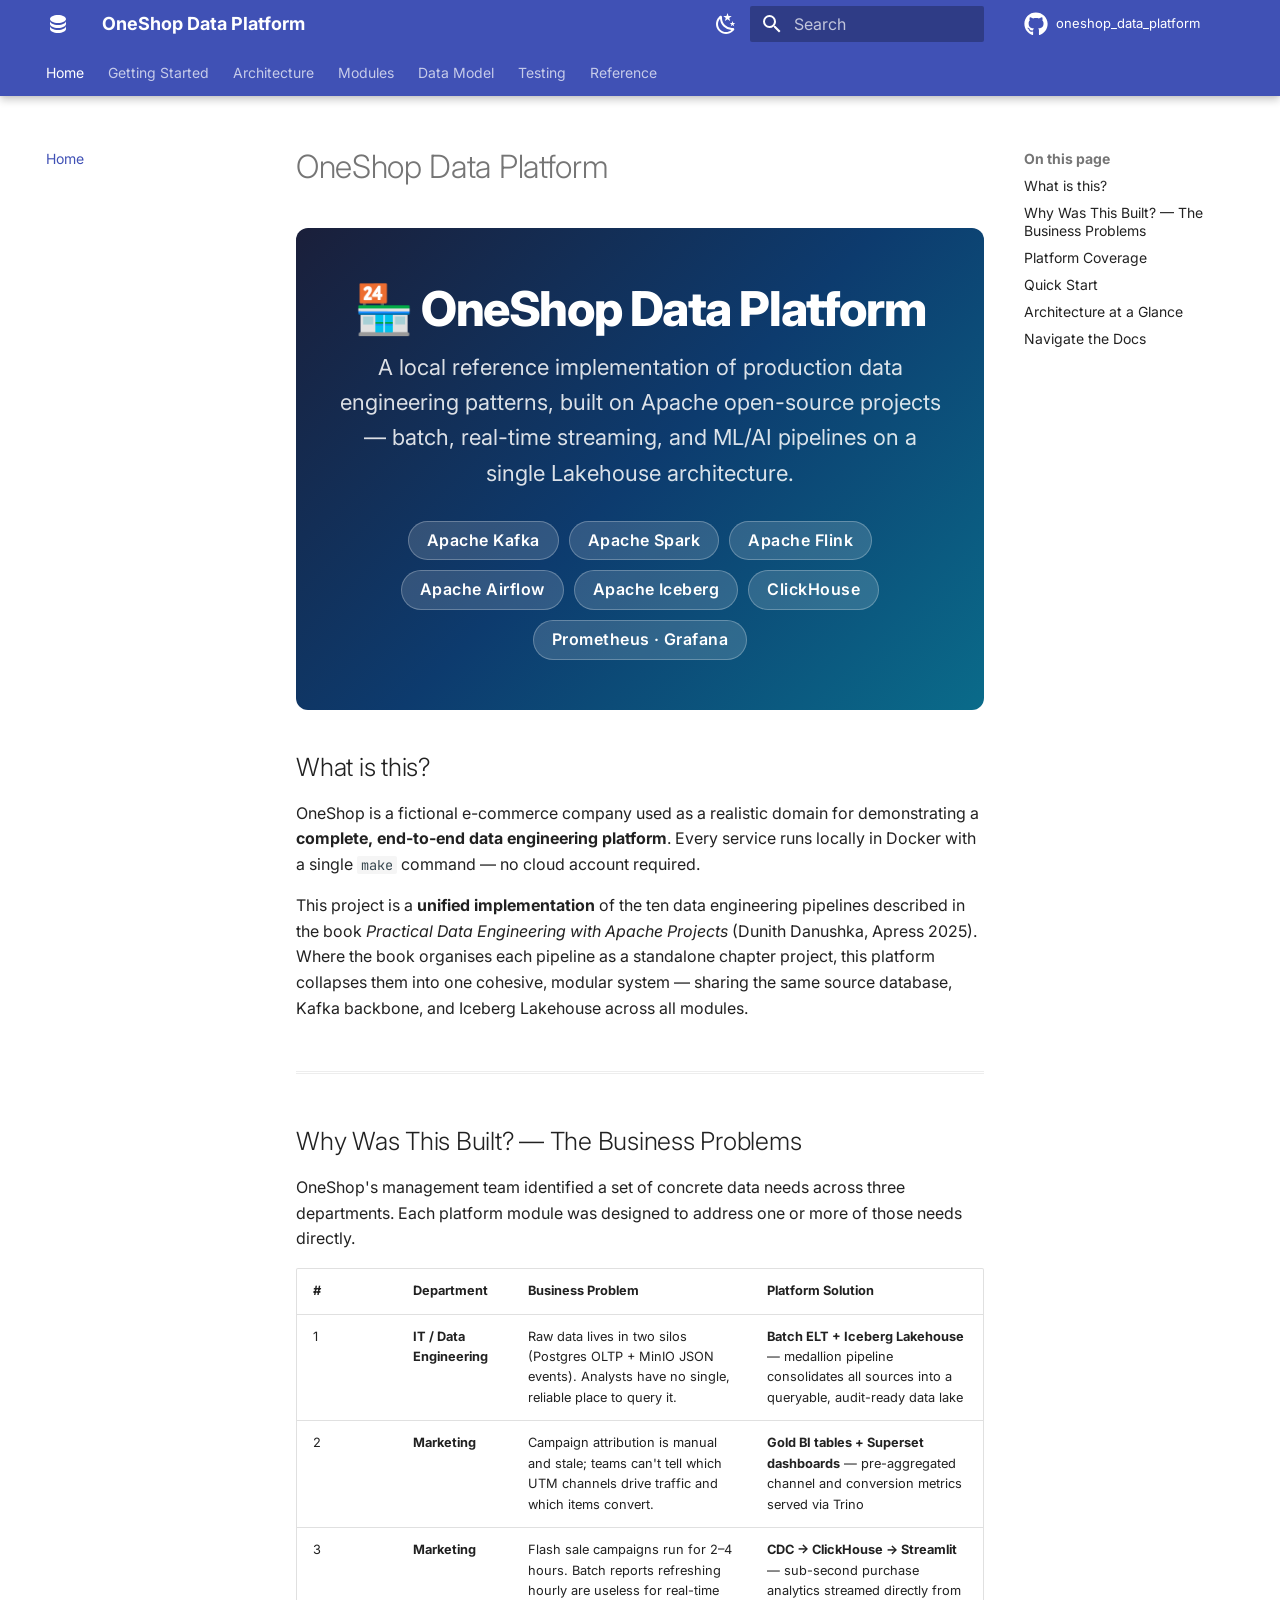
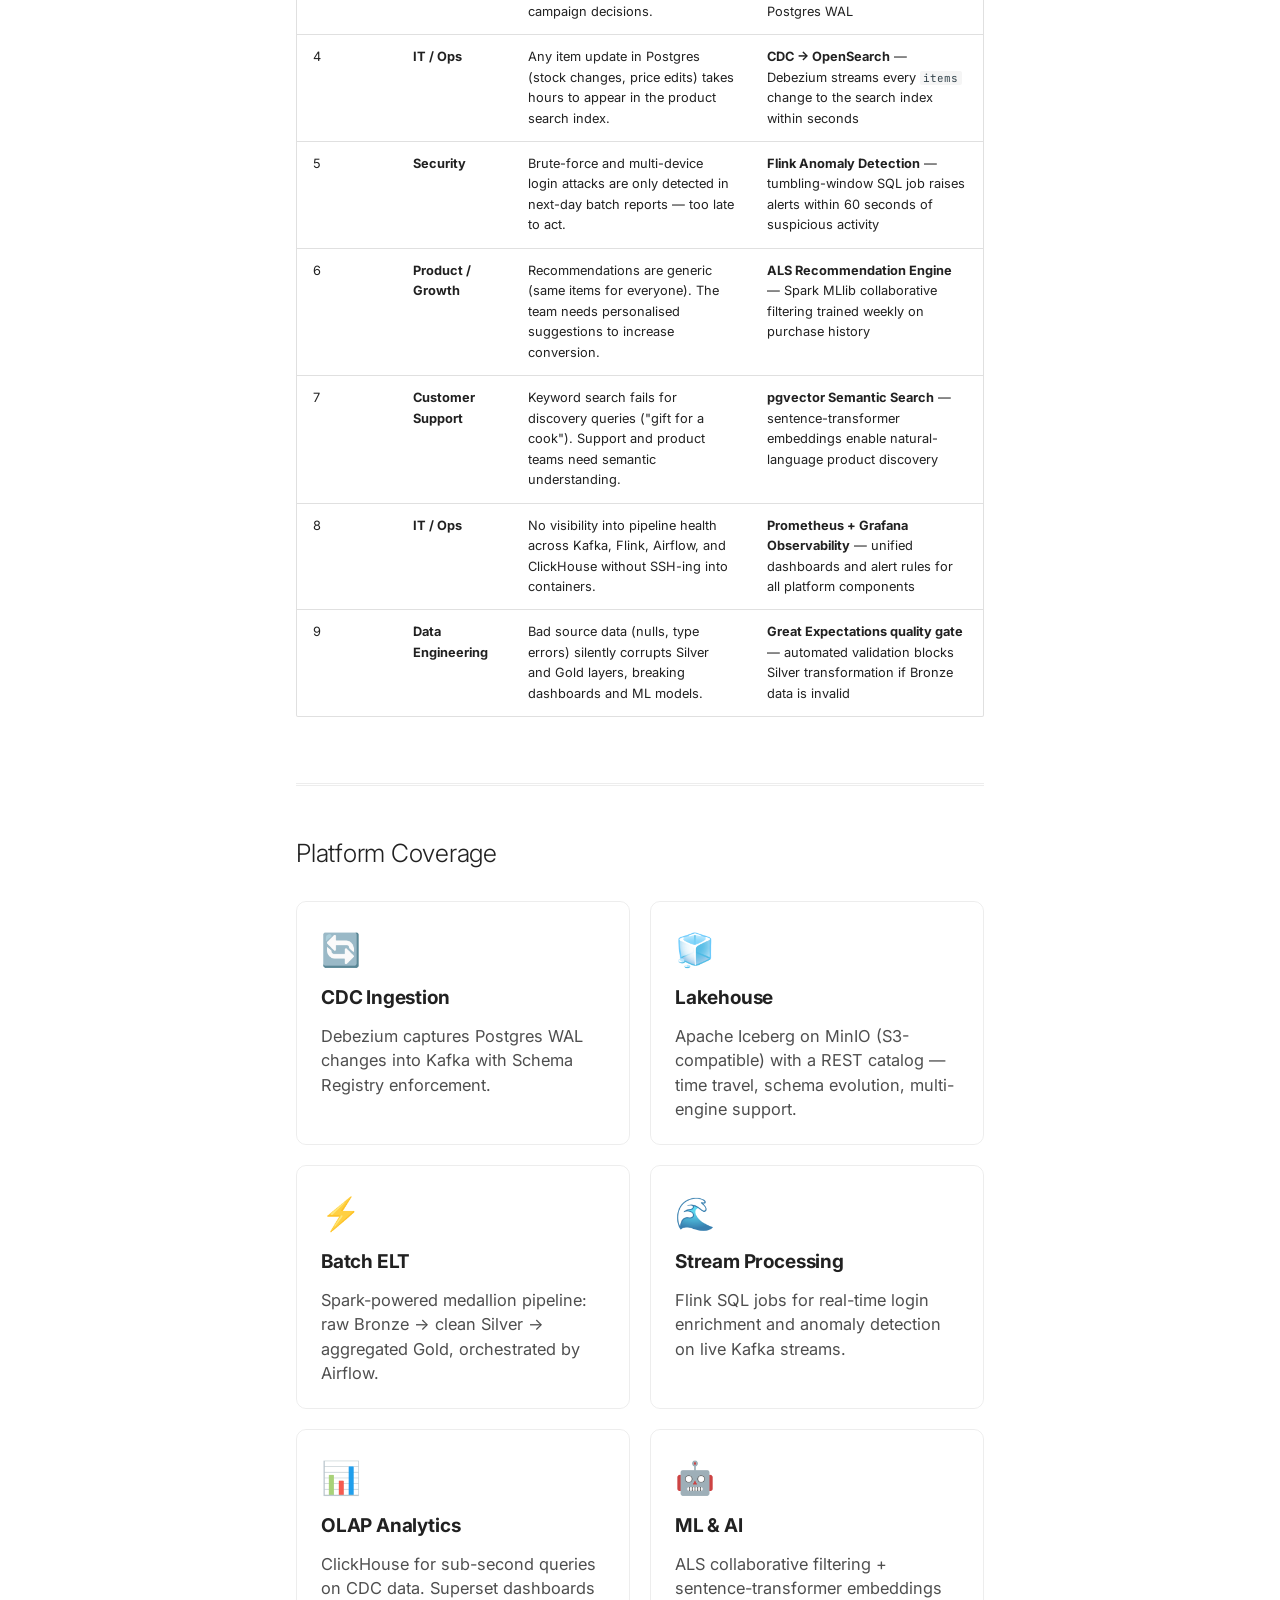
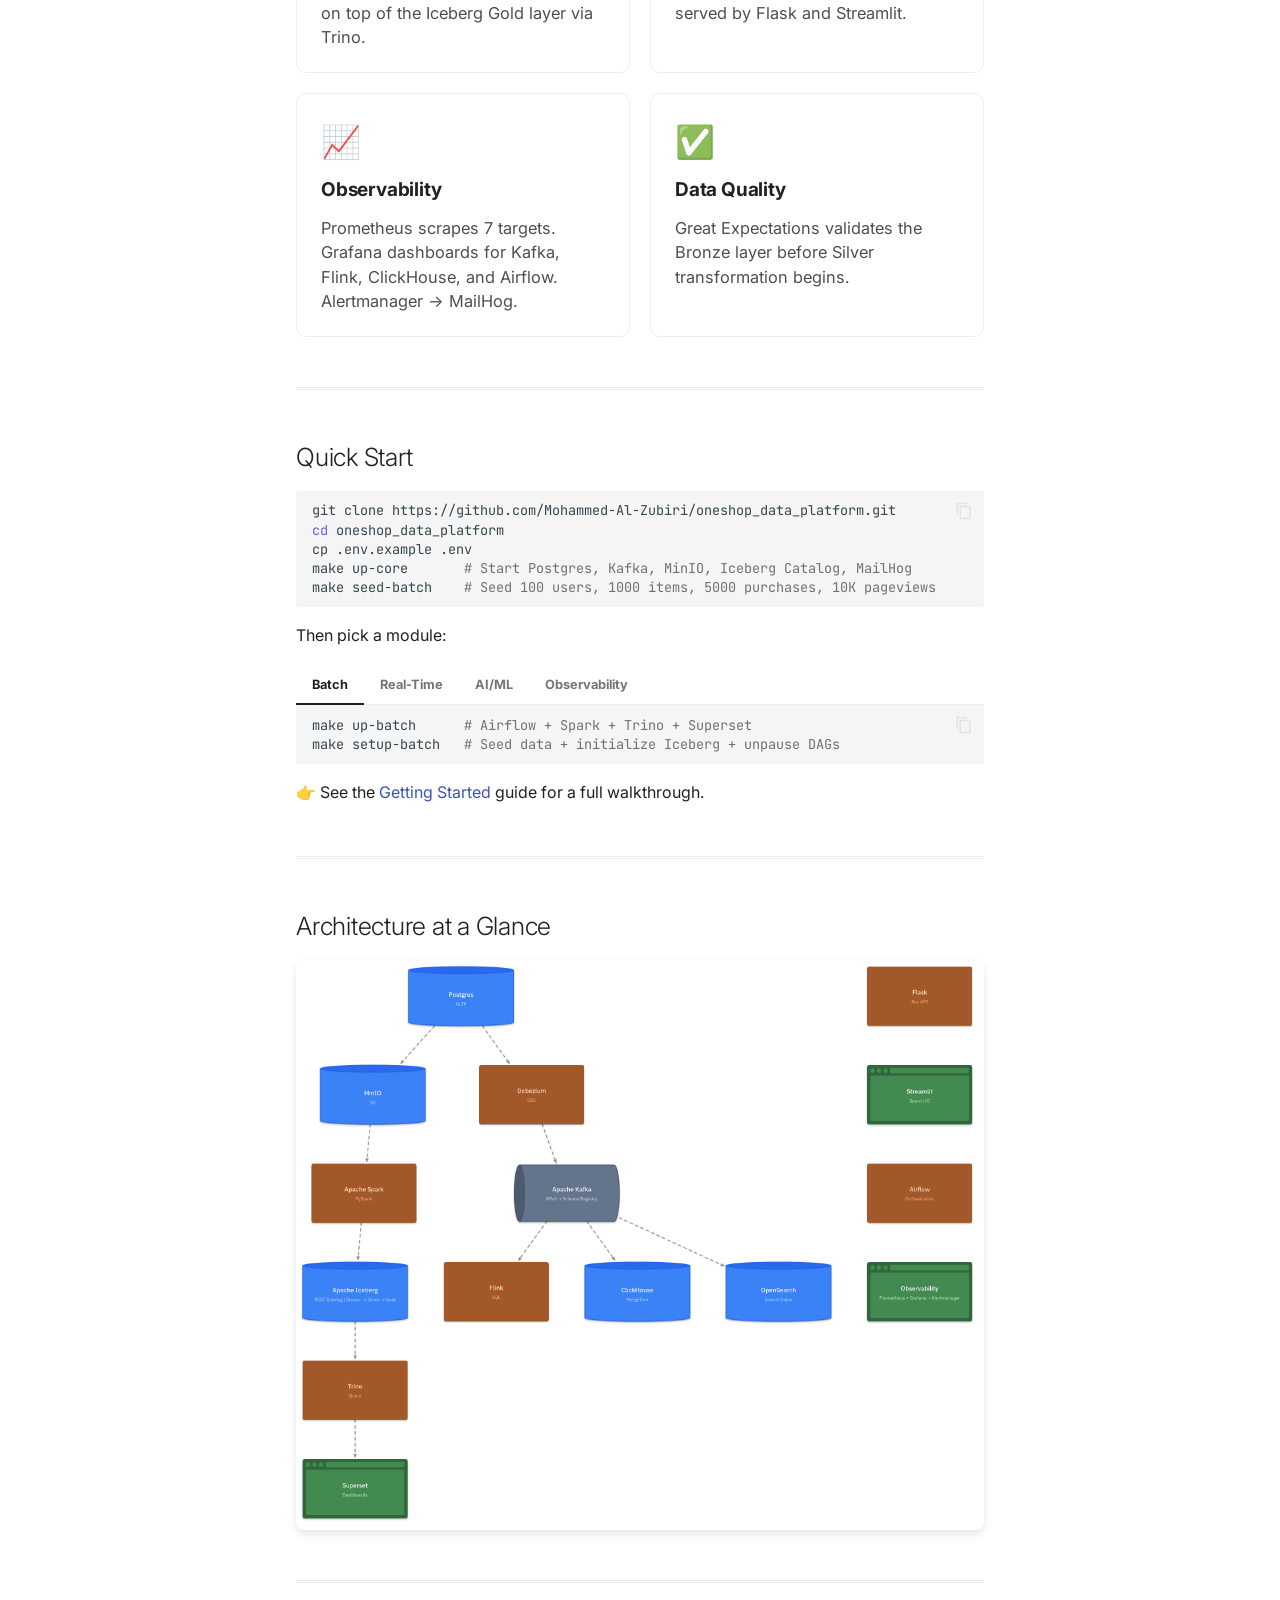
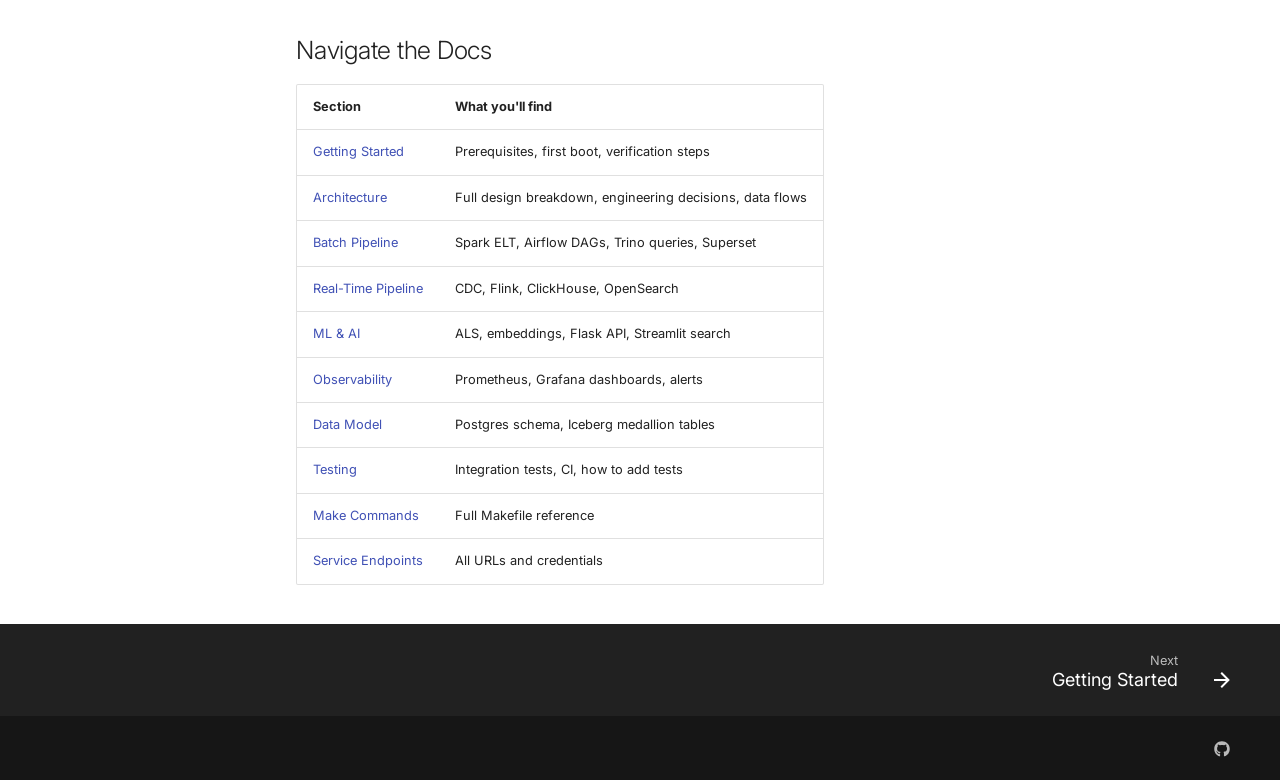
<file: index.html>
<!doctype html>
<html lang="en" class="no-js">
  <head>
    
      <meta charset="utf-8">
      <meta name="viewport" content="width=device-width,initial-scale=1">
      
        <meta name="description" content="Production-grade data engineering platform built on Apache open-source projects — batch, streaming, ML, and observability on a unified Lakehouse.">
      
      
      
        <link rel="canonical" href="https://mohammed-al-zubiri.github.io/oneshop_data_platform/">
      
      
      
        <link rel="next" href="getting-started/">
      
      
        
      
      
      <link rel="icon" href="assets/favicon.png">
      <meta name="generator" content="mkdocs-1.6.1, mkdocs-material-9.7.6">
    
    
      
        <title>OneShop Data Platform</title>
      
    
    
      <link rel="stylesheet" href="assets/stylesheets/main.484c7ddc.min.css">
      
        
        <link rel="stylesheet" href="assets/stylesheets/palette.ab4e12ef.min.css">
      
      


    
    
      
    
    
      
        
        
        <link rel="preconnect" href="https://fonts.gstatic.com" crossorigin>
        <link rel="stylesheet" href="https://fonts.googleapis.com/css?family=Inter:300,300i,400,400i,700,700i%7CJetBrains+Mono:400,400i,700,700i&display=fallback">
        <style>:root{--md-text-font:"Inter";--md-code-font:"JetBrains Mono"}</style>
      
    
    
      <link rel="stylesheet" href="assets/extra.css">
    
    <script>__md_scope=new URL(".",location),__md_hash=e=>[...e].reduce(((e,_)=>(e<<5)-e+_.charCodeAt(0)),0),__md_get=(e,_=localStorage,t=__md_scope)=>JSON.parse(_.getItem(t.pathname+"."+e)),__md_set=(e,_,t=localStorage,a=__md_scope)=>{try{t.setItem(a.pathname+"."+e,JSON.stringify(_))}catch(e){}}</script>
    
      

    
    
  </head>
  
  
    
    
      
    
    
    
    
    <body dir="ltr" data-md-color-scheme="slate" data-md-color-primary="indigo" data-md-color-accent="cyan">
  
    
    <input class="md-toggle" data-md-toggle="drawer" type="checkbox" id="__drawer" autocomplete="off">
    <input class="md-toggle" data-md-toggle="search" type="checkbox" id="__search" autocomplete="off">
    <label class="md-overlay" for="__drawer"></label>
    <div data-md-component="skip">
      
        
        <a href="#oneshop-data-platform" class="md-skip">
          Skip to content
        </a>
      
    </div>
    <div data-md-component="announce">
      
    </div>
    
    
      

  

<header class="md-header md-header--shadow md-header--lifted" data-md-component="header">
  <nav class="md-header__inner md-grid" aria-label="Header">
    <a href="." title="OneShop Data Platform" class="md-header__button md-logo" aria-label="OneShop Data Platform" data-md-component="logo">
      
  
  <svg xmlns="http://www.w3.org/2000/svg" viewBox="0 0 24 24"><path d="M12 3C7.58 3 4 4.79 4 7s3.58 4 8 4 8-1.79 8-4-3.58-4-8-4M4 9v3c0 2.21 3.58 4 8 4s8-1.79 8-4V9c0 2.21-3.58 4-8 4s-8-1.79-8-4m0 5v3c0 2.21 3.58 4 8 4s8-1.79 8-4v-3c0 2.21-3.58 4-8 4s-8-1.79-8-4"/></svg>

    </a>
    <label class="md-header__button md-icon" for="__drawer">
      
      <svg xmlns="http://www.w3.org/2000/svg" viewBox="0 0 24 24"><path d="M3 6h18v2H3zm0 5h18v2H3zm0 5h18v2H3z"/></svg>
    </label>
    <div class="md-header__title" data-md-component="header-title">
      <div class="md-header__ellipsis">
        <div class="md-header__topic">
          <span class="md-ellipsis">
            OneShop Data Platform
          </span>
        </div>
        <div class="md-header__topic" data-md-component="header-topic">
          <span class="md-ellipsis">
            
              Home
            
          </span>
        </div>
      </div>
    </div>
    
      
        <form class="md-header__option" data-md-component="palette">
  
    
    
    
    <input class="md-option" data-md-color-media="(prefers-color-scheme: dark)" data-md-color-scheme="slate" data-md-color-primary="indigo" data-md-color-accent="cyan"  aria-label="Switch to light mode"  type="radio" name="__palette" id="__palette_0">
    
      <label class="md-header__button md-icon" title="Switch to light mode" for="__palette_1" hidden>
        <svg xmlns="http://www.w3.org/2000/svg" viewBox="0 0 24 24"><path d="M12 7a5 5 0 0 1 5 5 5 5 0 0 1-5 5 5 5 0 0 1-5-5 5 5 0 0 1 5-5m0 2a3 3 0 0 0-3 3 3 3 0 0 0 3 3 3 3 0 0 0 3-3 3 3 0 0 0-3-3m0-7 2.39 3.42C13.65 5.15 12.84 5 12 5s-1.65.15-2.39.42zM3.34 7l4.16-.35A7.2 7.2 0 0 0 5.94 8.5c-.44.74-.69 1.5-.83 2.29zm.02 10 1.76-3.77a7.131 7.131 0 0 0 2.38 4.14zM20.65 7l-1.77 3.79a7.02 7.02 0 0 0-2.38-4.15zm-.01 10-4.14.36c.59-.51 1.12-1.14 1.54-1.86.42-.73.69-1.5.83-2.29zM12 22l-2.41-3.44c.74.27 1.55.44 2.41.44.82 0 1.63-.17 2.37-.44z"/></svg>
      </label>
    
  
    
    
    
    <input class="md-option" data-md-color-media="(prefers-color-scheme: light)" data-md-color-scheme="default" data-md-color-primary="indigo" data-md-color-accent="cyan"  aria-label="Switch to dark mode"  type="radio" name="__palette" id="__palette_1">
    
      <label class="md-header__button md-icon" title="Switch to dark mode" for="__palette_0" hidden>
        <svg xmlns="http://www.w3.org/2000/svg" viewBox="0 0 24 24"><path d="m17.75 4.09-2.53 1.94.91 3.06-2.63-1.81-2.63 1.81.91-3.06-2.53-1.94L12.44 4l1.06-3 1.06 3zm3.5 6.91-1.64 1.25.59 1.98-1.7-1.17-1.7 1.17.59-1.98L15.75 11l2.06-.05L18.5 9l.69 1.95zm-2.28 4.95c.83-.08 1.72 1.1 1.19 1.85-.32.45-.66.87-1.08 1.27C15.17 23 8.84 23 4.94 19.07c-3.91-3.9-3.91-10.24 0-14.14.4-.4.82-.76 1.27-1.08.75-.53 1.93.36 1.85 1.19-.27 2.86.69 5.83 2.89 8.02a9.96 9.96 0 0 0 8.02 2.89m-1.64 2.02a12.08 12.08 0 0 1-7.8-3.47c-2.17-2.19-3.33-5-3.49-7.82-2.81 3.14-2.7 7.96.31 10.98 3.02 3.01 7.84 3.12 10.98.31"/></svg>
      </label>
    
  
</form>
      
    
    
      <script>var palette=__md_get("__palette");if(palette&&palette.color){if("(prefers-color-scheme)"===palette.color.media){var media=matchMedia("(prefers-color-scheme: light)"),input=document.querySelector(media.matches?"[data-md-color-media='(prefers-color-scheme: light)']":"[data-md-color-media='(prefers-color-scheme: dark)']");palette.color.media=input.getAttribute("data-md-color-media"),palette.color.scheme=input.getAttribute("data-md-color-scheme"),palette.color.primary=input.getAttribute("data-md-color-primary"),palette.color.accent=input.getAttribute("data-md-color-accent")}for(var[key,value]of Object.entries(palette.color))document.body.setAttribute("data-md-color-"+key,value)}</script>
    
    
    
      
      
        <label class="md-header__button md-icon" for="__search">
          
          <svg xmlns="http://www.w3.org/2000/svg" viewBox="0 0 24 24"><path d="M9.5 3A6.5 6.5 0 0 1 16 9.5c0 1.61-.59 3.09-1.56 4.23l.27.27h.79l5 5-1.5 1.5-5-5v-.79l-.27-.27A6.52 6.52 0 0 1 9.5 16 6.5 6.5 0 0 1 3 9.5 6.5 6.5 0 0 1 9.5 3m0 2C7 5 5 7 5 9.5S7 14 9.5 14 14 12 14 9.5 12 5 9.5 5"/></svg>
        </label>
        <div class="md-search" data-md-component="search" role="dialog">
  <label class="md-search__overlay" for="__search"></label>
  <div class="md-search__inner" role="search">
    <form class="md-search__form" name="search">
      <input type="text" class="md-search__input" name="query" aria-label="Search" placeholder="Search" autocapitalize="off" autocorrect="off" autocomplete="off" spellcheck="false" data-md-component="search-query" required>
      <label class="md-search__icon md-icon" for="__search">
        
        <svg xmlns="http://www.w3.org/2000/svg" viewBox="0 0 24 24"><path d="M9.5 3A6.5 6.5 0 0 1 16 9.5c0 1.61-.59 3.09-1.56 4.23l.27.27h.79l5 5-1.5 1.5-5-5v-.79l-.27-.27A6.52 6.52 0 0 1 9.5 16 6.5 6.5 0 0 1 3 9.5 6.5 6.5 0 0 1 9.5 3m0 2C7 5 5 7 5 9.5S7 14 9.5 14 14 12 14 9.5 12 5 9.5 5"/></svg>
        
        <svg xmlns="http://www.w3.org/2000/svg" viewBox="0 0 24 24"><path d="M20 11v2H8l5.5 5.5-1.42 1.42L4.16 12l7.92-7.92L13.5 5.5 8 11z"/></svg>
      </label>
      <nav class="md-search__options" aria-label="Search">
        
        <button type="reset" class="md-search__icon md-icon" title="Clear" aria-label="Clear" tabindex="-1">
          
          <svg xmlns="http://www.w3.org/2000/svg" viewBox="0 0 24 24"><path d="M19 6.41 17.59 5 12 10.59 6.41 5 5 6.41 10.59 12 5 17.59 6.41 19 12 13.41 17.59 19 19 17.59 13.41 12z"/></svg>
        </button>
      </nav>
      
        <div class="md-search__suggest" data-md-component="search-suggest"></div>
      
    </form>
    <div class="md-search__output">
      <div class="md-search__scrollwrap" tabindex="0" data-md-scrollfix>
        <div class="md-search-result" data-md-component="search-result">
          <div class="md-search-result__meta">
            Initializing search
          </div>
          <ol class="md-search-result__list" role="presentation"></ol>
        </div>
      </div>
    </div>
  </div>
</div>
      
    
    
      <div class="md-header__source">
        <a href="https://github.com/Mohammed-Al-Zubiri/oneshop_data_platform" title="Go to repository" class="md-source" data-md-component="source">
  <div class="md-source__icon md-icon">
    
    <svg xmlns="http://www.w3.org/2000/svg" viewBox="0 0 512 512"><!--! Font Awesome Free 7.1.0 by @fontawesome - https://fontawesome.com License - https://fontawesome.com/license/free (Icons: CC BY 4.0, Fonts: SIL OFL 1.1, Code: MIT License) Copyright 2025 Fonticons, Inc.--><path d="M173.9 397.4c0 2-2.3 3.6-5.2 3.6-3.3.3-5.6-1.3-5.6-3.6 0-2 2.3-3.6 5.2-3.6 3-.3 5.6 1.3 5.6 3.6m-31.1-4.5c-.7 2 1.3 4.3 4.3 4.9 2.6 1 5.6 0 6.2-2s-1.3-4.3-4.3-5.2c-2.6-.7-5.5.3-6.2 2.3m44.2-1.7c-2.9.7-4.9 2.6-4.6 4.9.3 2 2.9 3.3 5.9 2.6 2.9-.7 4.9-2.6 4.6-4.6-.3-1.9-3-3.2-5.9-2.9M252.8 8C114.1 8 8 113.3 8 252c0 110.9 69.8 205.8 169.5 239.2 12.8 2.3 17.3-5.6 17.3-12.1 0-6.2-.3-40.4-.3-61.4 0 0-70 15-84.7-29.8 0 0-11.4-29.1-27.8-36.6 0 0-22.9-15.7 1.6-15.4 0 0 24.9 2 38.6 25.8 21.9 38.6 58.6 27.5 72.9 20.9 2.3-16 8.8-27.1 16-33.7-55.9-6.2-112.3-14.3-112.3-110.5 0-27.5 7.6-41.3 23.6-58.9-2.6-6.5-11.1-33.3 2.6-67.9 20.9-6.5 69 27 69 27 20-5.6 41.5-8.5 62.8-8.5s42.8 2.9 62.8 8.5c0 0 48.1-33.6 69-27 13.7 34.7 5.2 61.4 2.6 67.9 16 17.7 25.8 31.5 25.8 58.9 0 96.5-58.9 104.2-114.8 110.5 9.2 7.9 17 22.9 17 46.4 0 33.7-.3 75.4-.3 83.6 0 6.5 4.6 14.4 17.3 12.1C436.2 457.8 504 362.9 504 252 504 113.3 391.5 8 252.8 8M105.2 352.9c-1.3 1-1 3.3.7 5.2 1.6 1.6 3.9 2.3 5.2 1 1.3-1 1-3.3-.7-5.2-1.6-1.6-3.9-2.3-5.2-1m-10.8-8.1c-.7 1.3.3 2.9 2.3 3.9 1.6 1 3.6.7 4.3-.7.7-1.3-.3-2.9-2.3-3.9-2-.6-3.6-.3-4.3.7m32.4 35.6c-1.6 1.3-1 4.3 1.3 6.2 2.3 2.3 5.2 2.6 6.5 1 1.3-1.3.7-4.3-1.3-6.2-2.2-2.3-5.2-2.6-6.5-1m-11.4-14.7c-1.6 1-1.6 3.6 0 5.9s4.3 3.3 5.6 2.3c1.6-1.3 1.6-3.9 0-6.2-1.4-2.3-4-3.3-5.6-2"/></svg>
  </div>
  <div class="md-source__repository">
    oneshop_data_platform
  </div>
</a>
      </div>
    
  </nav>
  
    
      
<nav class="md-tabs" aria-label="Tabs" data-md-component="tabs">
  <div class="md-grid">
    <ul class="md-tabs__list">
      
        
  
  
  
    
  
  
    <li class="md-tabs__item md-tabs__item--active">
      <a href="." class="md-tabs__link">
        
  
  
    
  
  Home

      </a>
    </li>
  

      
        
  
  
  
  
    <li class="md-tabs__item">
      <a href="getting-started/" class="md-tabs__link">
        
  
  
    
  
  Getting Started

      </a>
    </li>
  

      
        
  
  
  
  
    <li class="md-tabs__item">
      <a href="architecture/" class="md-tabs__link">
        
  
  
    
  
  Architecture

      </a>
    </li>
  

      
        
  
  
  
  
    
    
      <li class="md-tabs__item">
        <a href="modules/batch/" class="md-tabs__link">
          
  
  
  Modules

        </a>
      </li>
    
  

      
        
  
  
  
  
    <li class="md-tabs__item">
      <a href="data-model/" class="md-tabs__link">
        
  
  
    
  
  Data Model

      </a>
    </li>
  

      
        
  
  
  
  
    <li class="md-tabs__item">
      <a href="testing/" class="md-tabs__link">
        
  
  
    
  
  Testing

      </a>
    </li>
  

      
        
  
  
  
  
    
    
      <li class="md-tabs__item">
        <a href="reference/make-commands/" class="md-tabs__link">
          
  
  
  Reference

        </a>
      </li>
    
  

      
    </ul>
  </div>
</nav>
    
  
</header>
    
    <div class="md-container" data-md-component="container">
      
      
        
      
      <main class="md-main" data-md-component="main">
        <div class="md-main__inner md-grid">
          
            
              
              <div class="md-sidebar md-sidebar--primary" data-md-component="sidebar" data-md-type="navigation" >
                <div class="md-sidebar__scrollwrap">
                  <div class="md-sidebar__inner">
                    


  


<nav class="md-nav md-nav--primary md-nav--lifted" aria-label="Navigation" data-md-level="0">
  <label class="md-nav__title" for="__drawer">
    <a href="." title="OneShop Data Platform" class="md-nav__button md-logo" aria-label="OneShop Data Platform" data-md-component="logo">
      
  
  <svg xmlns="http://www.w3.org/2000/svg" viewBox="0 0 24 24"><path d="M12 3C7.58 3 4 4.79 4 7s3.58 4 8 4 8-1.79 8-4-3.58-4-8-4M4 9v3c0 2.21 3.58 4 8 4s8-1.79 8-4V9c0 2.21-3.58 4-8 4s-8-1.79-8-4m0 5v3c0 2.21 3.58 4 8 4s8-1.79 8-4v-3c0 2.21-3.58 4-8 4s-8-1.79-8-4"/></svg>

    </a>
    OneShop Data Platform
  </label>
  
    <div class="md-nav__source">
      <a href="https://github.com/Mohammed-Al-Zubiri/oneshop_data_platform" title="Go to repository" class="md-source" data-md-component="source">
  <div class="md-source__icon md-icon">
    
    <svg xmlns="http://www.w3.org/2000/svg" viewBox="0 0 512 512"><!--! Font Awesome Free 7.1.0 by @fontawesome - https://fontawesome.com License - https://fontawesome.com/license/free (Icons: CC BY 4.0, Fonts: SIL OFL 1.1, Code: MIT License) Copyright 2025 Fonticons, Inc.--><path d="M173.9 397.4c0 2-2.3 3.6-5.2 3.6-3.3.3-5.6-1.3-5.6-3.6 0-2 2.3-3.6 5.2-3.6 3-.3 5.6 1.3 5.6 3.6m-31.1-4.5c-.7 2 1.3 4.3 4.3 4.9 2.6 1 5.6 0 6.2-2s-1.3-4.3-4.3-5.2c-2.6-.7-5.5.3-6.2 2.3m44.2-1.7c-2.9.7-4.9 2.6-4.6 4.9.3 2 2.9 3.3 5.9 2.6 2.9-.7 4.9-2.6 4.6-4.6-.3-1.9-3-3.2-5.9-2.9M252.8 8C114.1 8 8 113.3 8 252c0 110.9 69.8 205.8 169.5 239.2 12.8 2.3 17.3-5.6 17.3-12.1 0-6.2-.3-40.4-.3-61.4 0 0-70 15-84.7-29.8 0 0-11.4-29.1-27.8-36.6 0 0-22.9-15.7 1.6-15.4 0 0 24.9 2 38.6 25.8 21.9 38.6 58.6 27.5 72.9 20.9 2.3-16 8.8-27.1 16-33.7-55.9-6.2-112.3-14.3-112.3-110.5 0-27.5 7.6-41.3 23.6-58.9-2.6-6.5-11.1-33.3 2.6-67.9 20.9-6.5 69 27 69 27 20-5.6 41.5-8.5 62.8-8.5s42.8 2.9 62.8 8.5c0 0 48.1-33.6 69-27 13.7 34.7 5.2 61.4 2.6 67.9 16 17.7 25.8 31.5 25.8 58.9 0 96.5-58.9 104.2-114.8 110.5 9.2 7.9 17 22.9 17 46.4 0 33.7-.3 75.4-.3 83.6 0 6.5 4.6 14.4 17.3 12.1C436.2 457.8 504 362.9 504 252 504 113.3 391.5 8 252.8 8M105.2 352.9c-1.3 1-1 3.3.7 5.2 1.6 1.6 3.9 2.3 5.2 1 1.3-1 1-3.3-.7-5.2-1.6-1.6-3.9-2.3-5.2-1m-10.8-8.1c-.7 1.3.3 2.9 2.3 3.9 1.6 1 3.6.7 4.3-.7.7-1.3-.3-2.9-2.3-3.9-2-.6-3.6-.3-4.3.7m32.4 35.6c-1.6 1.3-1 4.3 1.3 6.2 2.3 2.3 5.2 2.6 6.5 1 1.3-1.3.7-4.3-1.3-6.2-2.2-2.3-5.2-2.6-6.5-1m-11.4-14.7c-1.6 1-1.6 3.6 0 5.9s4.3 3.3 5.6 2.3c1.6-1.3 1.6-3.9 0-6.2-1.4-2.3-4-3.3-5.6-2"/></svg>
  </div>
  <div class="md-source__repository">
    oneshop_data_platform
  </div>
</a>
    </div>
  
  <ul class="md-nav__list" data-md-scrollfix>
    
      
      
  
  
    
  
  
  
    <li class="md-nav__item md-nav__item--active">
      
      <input class="md-nav__toggle md-toggle" type="checkbox" id="__toc">
      
      
        
      
      
        <label class="md-nav__link md-nav__link--active" for="__toc">
          
  
  
  <span class="md-ellipsis">
    
  
    Home
  

    
  </span>
  
  

          <span class="md-nav__icon md-icon"></span>
        </label>
      
      <a href="." class="md-nav__link md-nav__link--active">
        
  
  
  <span class="md-ellipsis">
    
  
    Home
  

    
  </span>
  
  

      </a>
      
        

  

<nav class="md-nav md-nav--secondary" aria-label="On this page">
  
  
  
    
  
  
    <label class="md-nav__title" for="__toc">
      <span class="md-nav__icon md-icon"></span>
      On this page
    </label>
    <ul class="md-nav__list" data-md-component="toc" data-md-scrollfix>
      
        <li class="md-nav__item">
  <a href="#what-is-this" class="md-nav__link">
    <span class="md-ellipsis">
      
        What is this?
      
    </span>
  </a>
  
</li>
      
        <li class="md-nav__item">
  <a href="#why-was-this-built-the-business-problems" class="md-nav__link">
    <span class="md-ellipsis">
      
        Why Was This Built? — The Business Problems
      
    </span>
  </a>
  
</li>
      
        <li class="md-nav__item">
  <a href="#platform-coverage" class="md-nav__link">
    <span class="md-ellipsis">
      
        Platform Coverage
      
    </span>
  </a>
  
</li>
      
        <li class="md-nav__item">
  <a href="#quick-start" class="md-nav__link">
    <span class="md-ellipsis">
      
        Quick Start
      
    </span>
  </a>
  
</li>
      
        <li class="md-nav__item">
  <a href="#architecture-at-a-glance" class="md-nav__link">
    <span class="md-ellipsis">
      
        Architecture at a Glance
      
    </span>
  </a>
  
</li>
      
        <li class="md-nav__item">
  <a href="#navigate-the-docs" class="md-nav__link">
    <span class="md-ellipsis">
      
        Navigate the Docs
      
    </span>
  </a>
  
</li>
      
    </ul>
  
</nav>
      
    </li>
  

    
      
      
  
  
  
  
    <li class="md-nav__item">
      <a href="getting-started/" class="md-nav__link">
        
  
  
  <span class="md-ellipsis">
    
  
    Getting Started
  

    
  </span>
  
  

      </a>
    </li>
  

    
      
      
  
  
  
  
    <li class="md-nav__item">
      <a href="architecture/" class="md-nav__link">
        
  
  
  <span class="md-ellipsis">
    
  
    Architecture
  

    
  </span>
  
  

      </a>
    </li>
  

    
      
      
  
  
  
  
    
    
    
    
      
      
        
      
    
    
    <li class="md-nav__item md-nav__item--nested">
      
        
        
          
        
        <input class="md-nav__toggle md-toggle md-toggle--indeterminate" type="checkbox" id="__nav_4" >
        
          
          <label class="md-nav__link" for="__nav_4" id="__nav_4_label" tabindex="0">
            
  
  
  <span class="md-ellipsis">
    
  
    Modules
  

    
  </span>
  
  

            <span class="md-nav__icon md-icon"></span>
          </label>
        
        <nav class="md-nav" data-md-level="1" aria-labelledby="__nav_4_label" aria-expanded="false">
          <label class="md-nav__title" for="__nav_4">
            <span class="md-nav__icon md-icon"></span>
            
  
    Modules
  

          </label>
          <ul class="md-nav__list" data-md-scrollfix>
            
              
                
  
  
  
  
    <li class="md-nav__item">
      <a href="modules/batch/" class="md-nav__link">
        
  
  
  <span class="md-ellipsis">
    
  
    Batch Pipeline
  

    
  </span>
  
  

      </a>
    </li>
  

              
            
              
                
  
  
  
  
    <li class="md-nav__item">
      <a href="modules/realtime/" class="md-nav__link">
        
  
  
  <span class="md-ellipsis">
    
  
    Real-Time Pipeline
  

    
  </span>
  
  

      </a>
    </li>
  

              
            
              
                
  
  
  
  
    <li class="md-nav__item">
      <a href="modules/ml/" class="md-nav__link">
        
  
  
  <span class="md-ellipsis">
    
  
    ML & AI
  

    
  </span>
  
  

      </a>
    </li>
  

              
            
              
                
  
  
  
  
    <li class="md-nav__item">
      <a href="modules/observability/" class="md-nav__link">
        
  
  
  <span class="md-ellipsis">
    
  
    Observability
  

    
  </span>
  
  

      </a>
    </li>
  

              
            
          </ul>
        </nav>
      
    </li>
  

    
      
      
  
  
  
  
    <li class="md-nav__item">
      <a href="data-model/" class="md-nav__link">
        
  
  
  <span class="md-ellipsis">
    
  
    Data Model
  

    
  </span>
  
  

      </a>
    </li>
  

    
      
      
  
  
  
  
    <li class="md-nav__item">
      <a href="testing/" class="md-nav__link">
        
  
  
  <span class="md-ellipsis">
    
  
    Testing
  

    
  </span>
  
  

      </a>
    </li>
  

    
      
      
  
  
  
  
    
    
    
    
      
      
        
      
    
    
    <li class="md-nav__item md-nav__item--nested">
      
        
        
          
        
        <input class="md-nav__toggle md-toggle md-toggle--indeterminate" type="checkbox" id="__nav_7" >
        
          
          <label class="md-nav__link" for="__nav_7" id="__nav_7_label" tabindex="0">
            
  
  
  <span class="md-ellipsis">
    
  
    Reference
  

    
  </span>
  
  

            <span class="md-nav__icon md-icon"></span>
          </label>
        
        <nav class="md-nav" data-md-level="1" aria-labelledby="__nav_7_label" aria-expanded="false">
          <label class="md-nav__title" for="__nav_7">
            <span class="md-nav__icon md-icon"></span>
            
  
    Reference
  

          </label>
          <ul class="md-nav__list" data-md-scrollfix>
            
              
                
  
  
  
  
    <li class="md-nav__item">
      <a href="reference/make-commands/" class="md-nav__link">
        
  
  
  <span class="md-ellipsis">
    
  
    Make Commands
  

    
  </span>
  
  

      </a>
    </li>
  

              
            
              
                
  
  
  
  
    <li class="md-nav__item">
      <a href="reference/service-endpoints/" class="md-nav__link">
        
  
  
  <span class="md-ellipsis">
    
  
    Service Endpoints
  

    
  </span>
  
  

      </a>
    </li>
  

              
            
          </ul>
        </nav>
      
    </li>
  

    
  </ul>
</nav>
                  </div>
                </div>
              </div>
            
            
              
              <div class="md-sidebar md-sidebar--secondary" data-md-component="sidebar" data-md-type="toc" >
                <div class="md-sidebar__scrollwrap">
                  <div class="md-sidebar__inner">
                    

  

<nav class="md-nav md-nav--secondary" aria-label="On this page">
  
  
  
    
  
  
    <label class="md-nav__title" for="__toc">
      <span class="md-nav__icon md-icon"></span>
      On this page
    </label>
    <ul class="md-nav__list" data-md-component="toc" data-md-scrollfix>
      
        <li class="md-nav__item">
  <a href="#what-is-this" class="md-nav__link">
    <span class="md-ellipsis">
      
        What is this?
      
    </span>
  </a>
  
</li>
      
        <li class="md-nav__item">
  <a href="#why-was-this-built-the-business-problems" class="md-nav__link">
    <span class="md-ellipsis">
      
        Why Was This Built? — The Business Problems
      
    </span>
  </a>
  
</li>
      
        <li class="md-nav__item">
  <a href="#platform-coverage" class="md-nav__link">
    <span class="md-ellipsis">
      
        Platform Coverage
      
    </span>
  </a>
  
</li>
      
        <li class="md-nav__item">
  <a href="#quick-start" class="md-nav__link">
    <span class="md-ellipsis">
      
        Quick Start
      
    </span>
  </a>
  
</li>
      
        <li class="md-nav__item">
  <a href="#architecture-at-a-glance" class="md-nav__link">
    <span class="md-ellipsis">
      
        Architecture at a Glance
      
    </span>
  </a>
  
</li>
      
        <li class="md-nav__item">
  <a href="#navigate-the-docs" class="md-nav__link">
    <span class="md-ellipsis">
      
        Navigate the Docs
      
    </span>
  </a>
  
</li>
      
    </ul>
  
</nav>
                  </div>
                </div>
              </div>
            
          
          
            <div class="md-content" data-md-component="content">
              
              <article class="md-content__inner md-typeset">
                
                  



<h1 id="oneshop-data-platform">OneShop Data Platform<a class="headerlink" href="#oneshop-data-platform" title="Permanent link">&para;</a></h1>
<div class="hero-banner">
  <h1>🏪 OneShop Data Platform</h1>
  <p class="subtitle">
    A local reference implementation of production data engineering patterns, built on Apache open-source projects —
    batch, real-time streaming, and ML/AI pipelines on a single Lakehouse architecture.
  </p>
  <div class="hero-badges">
    <span class="hero-badge">Apache Kafka</span>
    <span class="hero-badge">Apache Spark</span>
    <span class="hero-badge">Apache Flink</span>
    <span class="hero-badge">Apache Airflow</span>
    <span class="hero-badge">Apache Iceberg</span>
    <span class="hero-badge">ClickHouse</span>
    <span class="hero-badge">Prometheus · Grafana</span>
  </div>
</div>

<h2 id="what-is-this">What is this?<a class="headerlink" href="#what-is-this" title="Permanent link">&para;</a></h2>
<p>OneShop is a fictional e-commerce company used as a realistic domain for demonstrating a <strong>complete, end-to-end data engineering platform</strong>. Every service runs locally in Docker with a single <code>make</code> command — no cloud account required.</p>
<p>This project is a <strong>unified implementation</strong> of the ten data engineering pipelines described in the book <em>Practical Data Engineering with Apache Projects</em> (Dunith Danushka, Apress 2025). Where the book organises each pipeline as a standalone chapter project, this platform collapses them into one cohesive, modular system — sharing the same source database, Kafka backbone, and Iceberg Lakehouse across all modules.</p>
<hr />
<h2 id="why-was-this-built-the-business-problems">Why Was This Built? — The Business Problems<a class="headerlink" href="#why-was-this-built-the-business-problems" title="Permanent link">&para;</a></h2>
<p>OneShop's management team identified a set of concrete data needs across three departments. Each platform module was designed to address one or more of those needs directly.</p>
<table>
<thead>
<tr>
<th style="text-align: left;">#</th>
<th style="text-align: left;">Department</th>
<th style="text-align: left;">Business Problem</th>
<th style="text-align: left;">Platform Solution</th>
</tr>
</thead>
<tbody>
<tr>
<td style="text-align: left;">1</td>
<td style="text-align: left;"><strong>IT / Data Engineering</strong></td>
<td style="text-align: left;">Raw data lives in two silos (Postgres OLTP + MinIO JSON events). Analysts have no single, reliable place to query it.</td>
<td style="text-align: left;"><strong>Batch ELT + Iceberg Lakehouse</strong> — medallion pipeline consolidates all sources into a queryable, audit-ready data lake</td>
</tr>
<tr>
<td style="text-align: left;">2</td>
<td style="text-align: left;"><strong>Marketing</strong></td>
<td style="text-align: left;">Campaign attribution is manual and stale; teams can't tell which UTM channels drive traffic and which items convert.</td>
<td style="text-align: left;"><strong>Gold BI tables + Superset dashboards</strong> — pre-aggregated channel and conversion metrics served via Trino</td>
</tr>
<tr>
<td style="text-align: left;">3</td>
<td style="text-align: left;"><strong>Marketing</strong></td>
<td style="text-align: left;">Flash sale campaigns run for 2–4 hours. Batch reports refreshing hourly are useless for real-time campaign decisions.</td>
<td style="text-align: left;"><strong>CDC → ClickHouse → Streamlit</strong> — sub-second purchase analytics streamed directly from Postgres WAL</td>
</tr>
<tr>
<td style="text-align: left;">4</td>
<td style="text-align: left;"><strong>IT / Ops</strong></td>
<td style="text-align: left;">Any item update in Postgres (stock changes, price edits) takes hours to appear in the product search index.</td>
<td style="text-align: left;"><strong>CDC → OpenSearch</strong> — Debezium streams every <code>items</code> change to the search index within seconds</td>
</tr>
<tr>
<td style="text-align: left;">5</td>
<td style="text-align: left;"><strong>Security</strong></td>
<td style="text-align: left;">Brute-force and multi-device login attacks are only detected in next-day batch reports — too late to act.</td>
<td style="text-align: left;"><strong>Flink Anomaly Detection</strong> — tumbling-window SQL job raises alerts within 60 seconds of suspicious activity</td>
</tr>
<tr>
<td style="text-align: left;">6</td>
<td style="text-align: left;"><strong>Product / Growth</strong></td>
<td style="text-align: left;">Recommendations are generic (same items for everyone). The team needs personalised suggestions to increase conversion.</td>
<td style="text-align: left;"><strong>ALS Recommendation Engine</strong> — Spark MLlib collaborative filtering trained weekly on purchase history</td>
</tr>
<tr>
<td style="text-align: left;">7</td>
<td style="text-align: left;"><strong>Customer Support</strong></td>
<td style="text-align: left;">Keyword search fails for discovery queries ("gift for a cook"). Support and product teams need semantic understanding.</td>
<td style="text-align: left;"><strong>pgvector Semantic Search</strong> — sentence-transformer embeddings enable natural-language product discovery</td>
</tr>
<tr>
<td style="text-align: left;">8</td>
<td style="text-align: left;"><strong>IT / Ops</strong></td>
<td style="text-align: left;">No visibility into pipeline health across Kafka, Flink, Airflow, and ClickHouse without SSH-ing into containers.</td>
<td style="text-align: left;"><strong>Prometheus + Grafana Observability</strong> — unified dashboards and alert rules for all platform components</td>
</tr>
<tr>
<td style="text-align: left;">9</td>
<td style="text-align: left;"><strong>Data Engineering</strong></td>
<td style="text-align: left;">Bad source data (nulls, type errors) silently corrupts Silver and Gold layers, breaking dashboards and ML models.</td>
<td style="text-align: left;"><strong>Great Expectations quality gate</strong> — automated validation blocks Silver transformation if Bronze data is invalid</td>
</tr>
</tbody>
</table>
<hr />
<h2 id="platform-coverage">Platform Coverage<a class="headerlink" href="#platform-coverage" title="Permanent link">&para;</a></h2>
<div class="card-grid">
  <div class="card">
    <div class="card-icon">🔄</div>
    <h4>CDC Ingestion</h4>
    <p>Debezium captures Postgres WAL changes into Kafka with Schema Registry enforcement.</p>
  </div>
  <div class="card">
    <div class="card-icon">🧊</div>
    <h4>Lakehouse</h4>
    <p>Apache Iceberg on MinIO (S3-compatible) with a REST catalog — time travel, schema evolution, multi-engine support.</p>
  </div>
  <div class="card">
    <div class="card-icon">⚡</div>
    <h4>Batch ELT</h4>
    <p>Spark-powered medallion pipeline: raw Bronze → clean Silver → aggregated Gold, orchestrated by Airflow.</p>
  </div>
  <div class="card">
    <div class="card-icon">🌊</div>
    <h4>Stream Processing</h4>
    <p>Flink SQL jobs for real-time login enrichment and anomaly detection on live Kafka streams.</p>
  </div>
  <div class="card">
    <div class="card-icon">📊</div>
    <h4>OLAP Analytics</h4>
    <p>ClickHouse for sub-second queries on CDC data. Superset dashboards on top of the Iceberg Gold layer via Trino.</p>
  </div>
  <div class="card">
    <div class="card-icon">🤖</div>
    <h4>ML & AI</h4>
    <p>ALS collaborative filtering + sentence-transformer embeddings served by Flask and Streamlit.</p>
  </div>
  <div class="card">
    <div class="card-icon">📈</div>
    <h4>Observability</h4>
    <p>Prometheus scrapes 7 targets. Grafana dashboards for Kafka, Flink, ClickHouse, and Airflow. Alertmanager → MailHog.</p>
  </div>
  <div class="card">
    <div class="card-icon">✅</div>
    <h4>Data Quality</h4>
    <p>Great Expectations validates the Bronze layer before Silver transformation begins.</p>
  </div>
</div>

<hr />
<h2 id="quick-start">Quick Start<a class="headerlink" href="#quick-start" title="Permanent link">&para;</a></h2>
<div class="language-bash highlight"><pre><span></span><code><span id="__span-0-1"><a id="__codelineno-0-1" name="__codelineno-0-1" href="#__codelineno-0-1"></a>git<span class="w"> </span>clone<span class="w"> </span>https://github.com/Mohammed-Al-Zubiri/oneshop_data_platform.git
</span><span id="__span-0-2"><a id="__codelineno-0-2" name="__codelineno-0-2" href="#__codelineno-0-2"></a><span class="nb">cd</span><span class="w"> </span>oneshop_data_platform
</span><span id="__span-0-3"><a id="__codelineno-0-3" name="__codelineno-0-3" href="#__codelineno-0-3"></a>cp<span class="w"> </span>.env.example<span class="w"> </span>.env
</span><span id="__span-0-4"><a id="__codelineno-0-4" name="__codelineno-0-4" href="#__codelineno-0-4"></a>make<span class="w"> </span>up-core<span class="w">       </span><span class="c1"># Start Postgres, Kafka, MinIO, Iceberg Catalog, MailHog</span>
</span><span id="__span-0-5"><a id="__codelineno-0-5" name="__codelineno-0-5" href="#__codelineno-0-5"></a>make<span class="w"> </span>seed-batch<span class="w">    </span><span class="c1"># Seed 100 users, 1000 items, 5000 purchases, 10K pageviews</span>
</span></code></pre></div>
<p>Then pick a module:</p>
<div class="tabbed-set tabbed-alternate" data-tabs="1:4"><input checked="checked" id="__tabbed_1_1" name="__tabbed_1" type="radio" /><input id="__tabbed_1_2" name="__tabbed_1" type="radio" /><input id="__tabbed_1_3" name="__tabbed_1" type="radio" /><input id="__tabbed_1_4" name="__tabbed_1" type="radio" /><div class="tabbed-labels"><label for="__tabbed_1_1">Batch</label><label for="__tabbed_1_2">Real-Time</label><label for="__tabbed_1_3">AI/ML</label><label for="__tabbed_1_4">Observability</label></div>
<div class="tabbed-content">
<div class="tabbed-block">
<div class="language-bash highlight"><pre><span></span><code><span id="__span-1-1"><a id="__codelineno-1-1" name="__codelineno-1-1" href="#__codelineno-1-1"></a>make<span class="w"> </span>up-batch<span class="w">      </span><span class="c1"># Airflow + Spark + Trino + Superset</span>
</span><span id="__span-1-2"><a id="__codelineno-1-2" name="__codelineno-1-2" href="#__codelineno-1-2"></a>make<span class="w"> </span>setup-batch<span class="w">   </span><span class="c1"># Seed data + initialize Iceberg + unpause DAGs</span>
</span></code></pre></div>
</div>
<div class="tabbed-block">
<div class="language-bash highlight"><pre><span></span><code><span id="__span-2-1"><a id="__codelineno-2-1" name="__codelineno-2-1" href="#__codelineno-2-1"></a>make<span class="w"> </span>up-realtime<span class="w">   </span><span class="c1"># CDC + Flink + ClickHouse + OpenSearch</span>
</span><span id="__span-2-2"><a id="__codelineno-2-2" name="__codelineno-2-2" href="#__codelineno-2-2"></a>make<span class="w"> </span>setup-realtime
</span></code></pre></div>
</div>
<div class="tabbed-block">
<div class="language-bash highlight"><pre><span></span><code><span id="__span-3-1"><a id="__codelineno-3-1" name="__codelineno-3-1" href="#__codelineno-3-1"></a>make<span class="w"> </span>up-aiml<span class="w">       </span><span class="c1"># Flask Rec API + Streamlit Search</span>
</span><span id="__span-3-2"><a id="__codelineno-3-2" name="__codelineno-3-2" href="#__codelineno-3-2"></a>make<span class="w"> </span>etl-features<span class="w"> </span><span class="o">&amp;&amp;</span><span class="w"> </span>make<span class="w"> </span>etl-train
</span></code></pre></div>
</div>
<div class="tabbed-block">
<div class="language-bash highlight"><pre><span></span><code><span id="__span-4-1"><a id="__codelineno-4-1" name="__codelineno-4-1" href="#__codelineno-4-1"></a>make<span class="w"> </span>up-observability<span class="w">  </span><span class="c1"># Prometheus + Grafana + Alertmanager</span>
</span><span id="__span-4-2"><a id="__codelineno-4-2" name="__codelineno-4-2" href="#__codelineno-4-2"></a><span class="c1"># Open http://localhost:3000  (admin / admin)</span>
</span></code></pre></div>
</div>
</div>
</div>
<p>👉 See the <a href="getting-started/">Getting Started</a> guide for a full walkthrough.</p>
<hr />
<h2 id="architecture-at-a-glance">Architecture at a Glance<a class="headerlink" href="#architecture-at-a-glance" title="Permanent link">&para;</a></h2>
<p><img alt="Architecture at a Glance" src="assets/diagrams/architecture_at_a_glance.png" /></p>
<hr />
<h2 id="navigate-the-docs">Navigate the Docs<a class="headerlink" href="#navigate-the-docs" title="Permanent link">&para;</a></h2>
<table>
<thead>
<tr>
<th style="text-align: left;">Section</th>
<th style="text-align: left;">What you'll find</th>
</tr>
</thead>
<tbody>
<tr>
<td style="text-align: left;"><a href="getting-started/">Getting Started</a></td>
<td style="text-align: left;">Prerequisites, first boot, verification steps</td>
</tr>
<tr>
<td style="text-align: left;"><a href="architecture/">Architecture</a></td>
<td style="text-align: left;">Full design breakdown, engineering decisions, data flows</td>
</tr>
<tr>
<td style="text-align: left;"><a href="modules/batch/">Batch Pipeline</a></td>
<td style="text-align: left;">Spark ELT, Airflow DAGs, Trino queries, Superset</td>
</tr>
<tr>
<td style="text-align: left;"><a href="modules/realtime/">Real-Time Pipeline</a></td>
<td style="text-align: left;">CDC, Flink, ClickHouse, OpenSearch</td>
</tr>
<tr>
<td style="text-align: left;"><a href="modules/ml/">ML &amp; AI</a></td>
<td style="text-align: left;">ALS, embeddings, Flask API, Streamlit search</td>
</tr>
<tr>
<td style="text-align: left;"><a href="modules/observability/">Observability</a></td>
<td style="text-align: left;">Prometheus, Grafana dashboards, alerts</td>
</tr>
<tr>
<td style="text-align: left;"><a href="data-model/">Data Model</a></td>
<td style="text-align: left;">Postgres schema, Iceberg medallion tables</td>
</tr>
<tr>
<td style="text-align: left;"><a href="testing/">Testing</a></td>
<td style="text-align: left;">Integration tests, CI, how to add tests</td>
</tr>
<tr>
<td style="text-align: left;"><a href="reference/make-commands/">Make Commands</a></td>
<td style="text-align: left;">Full Makefile reference</td>
</tr>
<tr>
<td style="text-align: left;"><a href="reference/service-endpoints/">Service Endpoints</a></td>
<td style="text-align: left;">All URLs and credentials</td>
</tr>
</tbody>
</table>












                
              </article>
            </div>
          
          
  <script>var tabs=__md_get("__tabs");if(Array.isArray(tabs))e:for(var set of document.querySelectorAll(".tabbed-set")){var labels=set.querySelector(".tabbed-labels");for(var tab of tabs)for(var label of labels.getElementsByTagName("label"))if(label.innerText.trim()===tab){var input=document.getElementById(label.htmlFor);input.checked=!0;continue e}}</script>

<script>var target=document.getElementById(location.hash.slice(1));target&&target.name&&(target.checked=target.name.startsWith("__tabbed_"))</script>
        </div>
        
          <button type="button" class="md-top md-icon" data-md-component="top" hidden>
  
  <svg xmlns="http://www.w3.org/2000/svg" viewBox="0 0 24 24"><path d="M13 20h-2V8l-5.5 5.5-1.42-1.42L12 4.16l7.92 7.92-1.42 1.42L13 8z"/></svg>
  Back to top
</button>
        
      </main>
      
        <footer class="md-footer">
  
    
      
      <nav class="md-footer__inner md-grid" aria-label="Footer" >
        
        
          
          <a href="getting-started/" class="md-footer__link md-footer__link--next" aria-label="Next: Getting Started">
            <div class="md-footer__title">
              <span class="md-footer__direction">
                Next
              </span>
              <div class="md-ellipsis">
                Getting Started
              </div>
            </div>
            <div class="md-footer__button md-icon">
              
              <svg xmlns="http://www.w3.org/2000/svg" viewBox="0 0 24 24"><path d="M4 11v2h12l-5.5 5.5 1.42 1.42L19.84 12l-7.92-7.92L10.5 5.5 16 11z"/></svg>
            </div>
          </a>
        
      </nav>
    
  
  <div class="md-footer-meta md-typeset">
    <div class="md-footer-meta__inner md-grid">
      <div class="md-copyright">
  
  
</div>
      
        
<div class="md-social">
  
    
    
    
    
      
      
    
    <a href="https://github.com/Mohammed-Al-Zubiri/oneshop_data_platform" target="_blank" rel="noopener" title="github.com" class="md-social__link">
      <svg xmlns="http://www.w3.org/2000/svg" viewBox="0 0 512 512"><!--! Font Awesome Free 7.1.0 by @fontawesome - https://fontawesome.com License - https://fontawesome.com/license/free (Icons: CC BY 4.0, Fonts: SIL OFL 1.1, Code: MIT License) Copyright 2025 Fonticons, Inc.--><path d="M173.9 397.4c0 2-2.3 3.6-5.2 3.6-3.3.3-5.6-1.3-5.6-3.6 0-2 2.3-3.6 5.2-3.6 3-.3 5.6 1.3 5.6 3.6m-31.1-4.5c-.7 2 1.3 4.3 4.3 4.9 2.6 1 5.6 0 6.2-2s-1.3-4.3-4.3-5.2c-2.6-.7-5.5.3-6.2 2.3m44.2-1.7c-2.9.7-4.9 2.6-4.6 4.9.3 2 2.9 3.3 5.9 2.6 2.9-.7 4.9-2.6 4.6-4.6-.3-1.9-3-3.2-5.9-2.9M252.8 8C114.1 8 8 113.3 8 252c0 110.9 69.8 205.8 169.5 239.2 12.8 2.3 17.3-5.6 17.3-12.1 0-6.2-.3-40.4-.3-61.4 0 0-70 15-84.7-29.8 0 0-11.4-29.1-27.8-36.6 0 0-22.9-15.7 1.6-15.4 0 0 24.9 2 38.6 25.8 21.9 38.6 58.6 27.5 72.9 20.9 2.3-16 8.8-27.1 16-33.7-55.9-6.2-112.3-14.3-112.3-110.5 0-27.5 7.6-41.3 23.6-58.9-2.6-6.5-11.1-33.3 2.6-67.9 20.9-6.5 69 27 69 27 20-5.6 41.5-8.5 62.8-8.5s42.8 2.9 62.8 8.5c0 0 48.1-33.6 69-27 13.7 34.7 5.2 61.4 2.6 67.9 16 17.7 25.8 31.5 25.8 58.9 0 96.5-58.9 104.2-114.8 110.5 9.2 7.9 17 22.9 17 46.4 0 33.7-.3 75.4-.3 83.6 0 6.5 4.6 14.4 17.3 12.1C436.2 457.8 504 362.9 504 252 504 113.3 391.5 8 252.8 8M105.2 352.9c-1.3 1-1 3.3.7 5.2 1.6 1.6 3.9 2.3 5.2 1 1.3-1 1-3.3-.7-5.2-1.6-1.6-3.9-2.3-5.2-1m-10.8-8.1c-.7 1.3.3 2.9 2.3 3.9 1.6 1 3.6.7 4.3-.7.7-1.3-.3-2.9-2.3-3.9-2-.6-3.6-.3-4.3.7m32.4 35.6c-1.6 1.3-1 4.3 1.3 6.2 2.3 2.3 5.2 2.6 6.5 1 1.3-1.3.7-4.3-1.3-6.2-2.2-2.3-5.2-2.6-6.5-1m-11.4-14.7c-1.6 1-1.6 3.6 0 5.9s4.3 3.3 5.6 2.3c1.6-1.3 1.6-3.9 0-6.2-1.4-2.3-4-3.3-5.6-2"/></svg>
    </a>
  
</div>
      
    </div>
  </div>
</footer>
      
    </div>
    <div class="md-dialog" data-md-component="dialog">
      <div class="md-dialog__inner md-typeset"></div>
    </div>
    
      <div class="md-progress" data-md-component="progress" role="progressbar"></div>
    
    
    
      
      
      <script id="__config" type="application/json">{"annotate": null, "base": ".", "features": ["navigation.tabs", "navigation.tabs.sticky", "navigation.sections", "navigation.expand", "navigation.top", "navigation.instant", "navigation.instant.progress", "navigation.footer", "toc.follow", "search.suggest", "search.highlight", "content.code.copy", "content.code.annotate", "content.tabs.link"], "search": "assets/javascripts/workers/search.2c215733.min.js", "tags": null, "translations": {"clipboard.copied": "Copied to clipboard", "clipboard.copy": "Copy to clipboard", "search.result.more.one": "1 more on this page", "search.result.more.other": "# more on this page", "search.result.none": "No matching documents", "search.result.one": "1 matching document", "search.result.other": "# matching documents", "search.result.placeholder": "Type to start searching", "search.result.term.missing": "Missing", "select.version": "Select version"}, "version": null}</script>
    
    
      <script src="assets/javascripts/bundle.79ae519e.min.js"></script>
      
    
  </body>
</html>
</file>
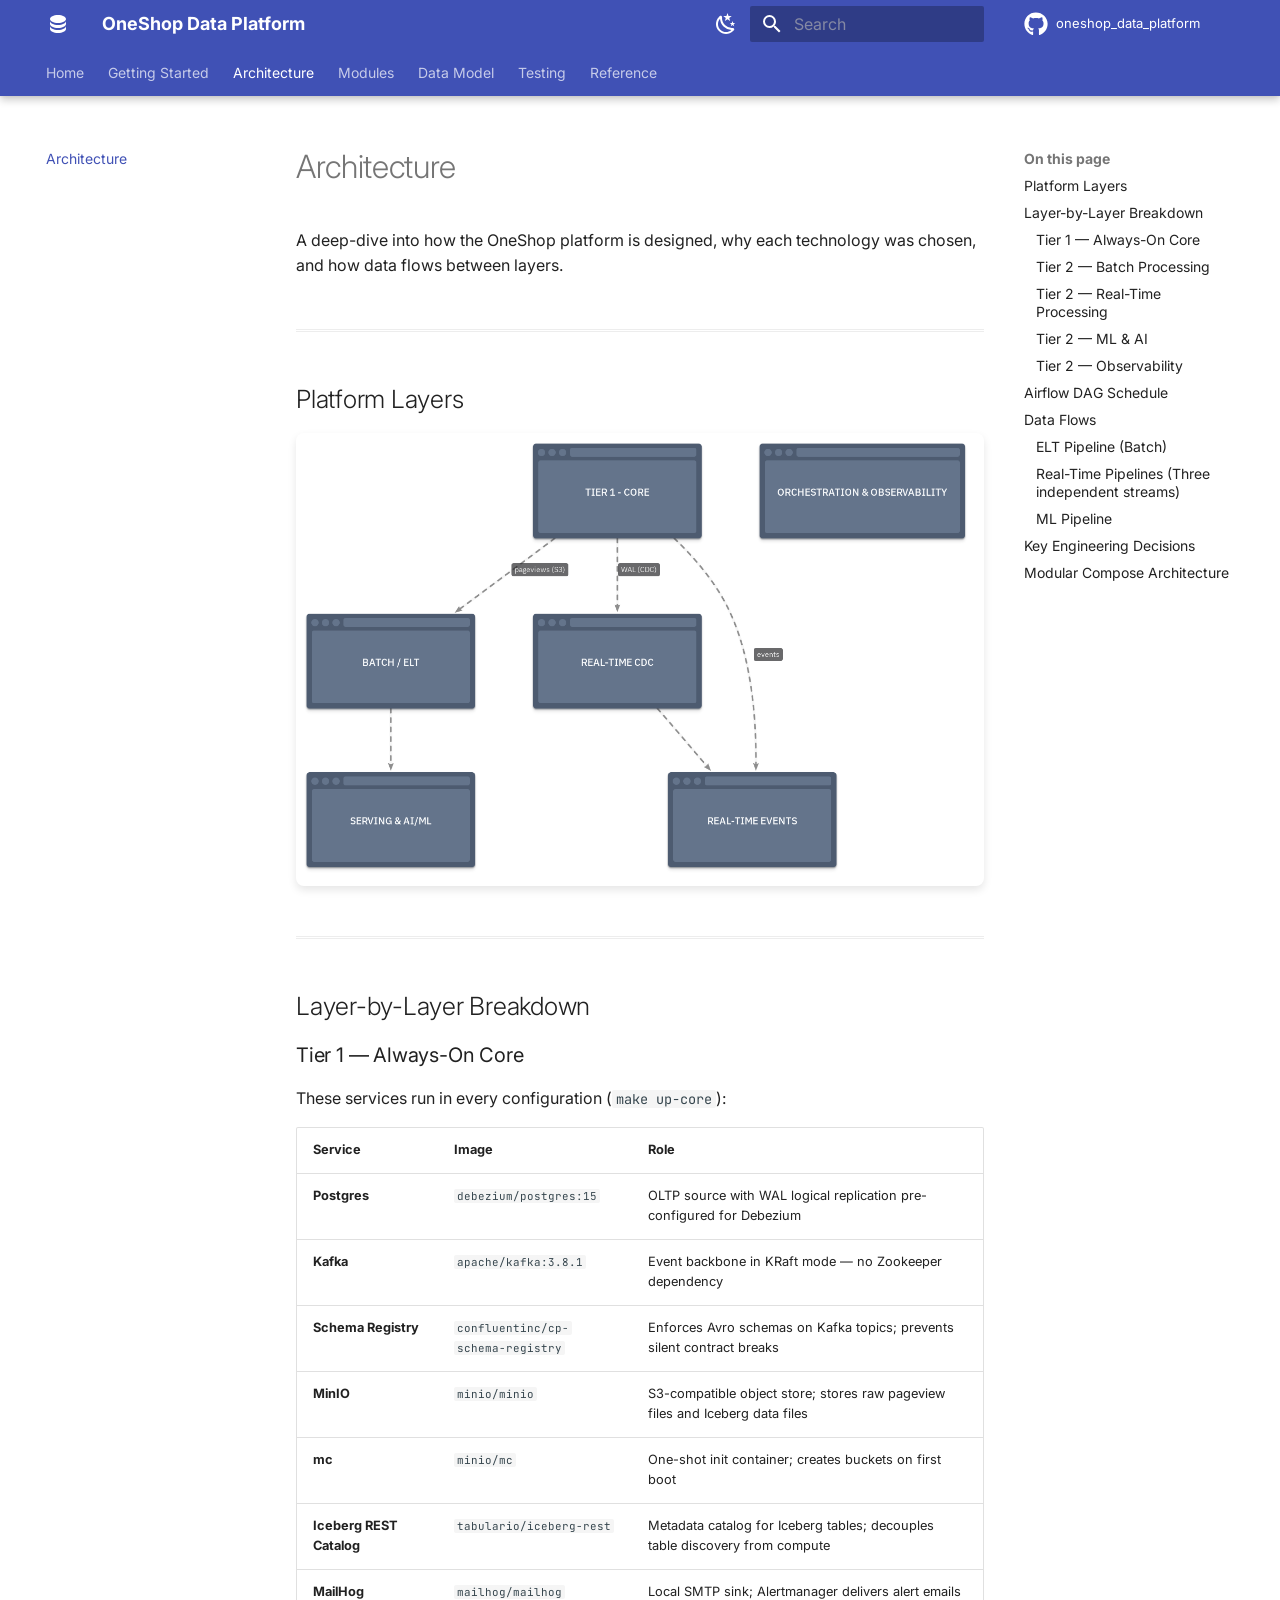
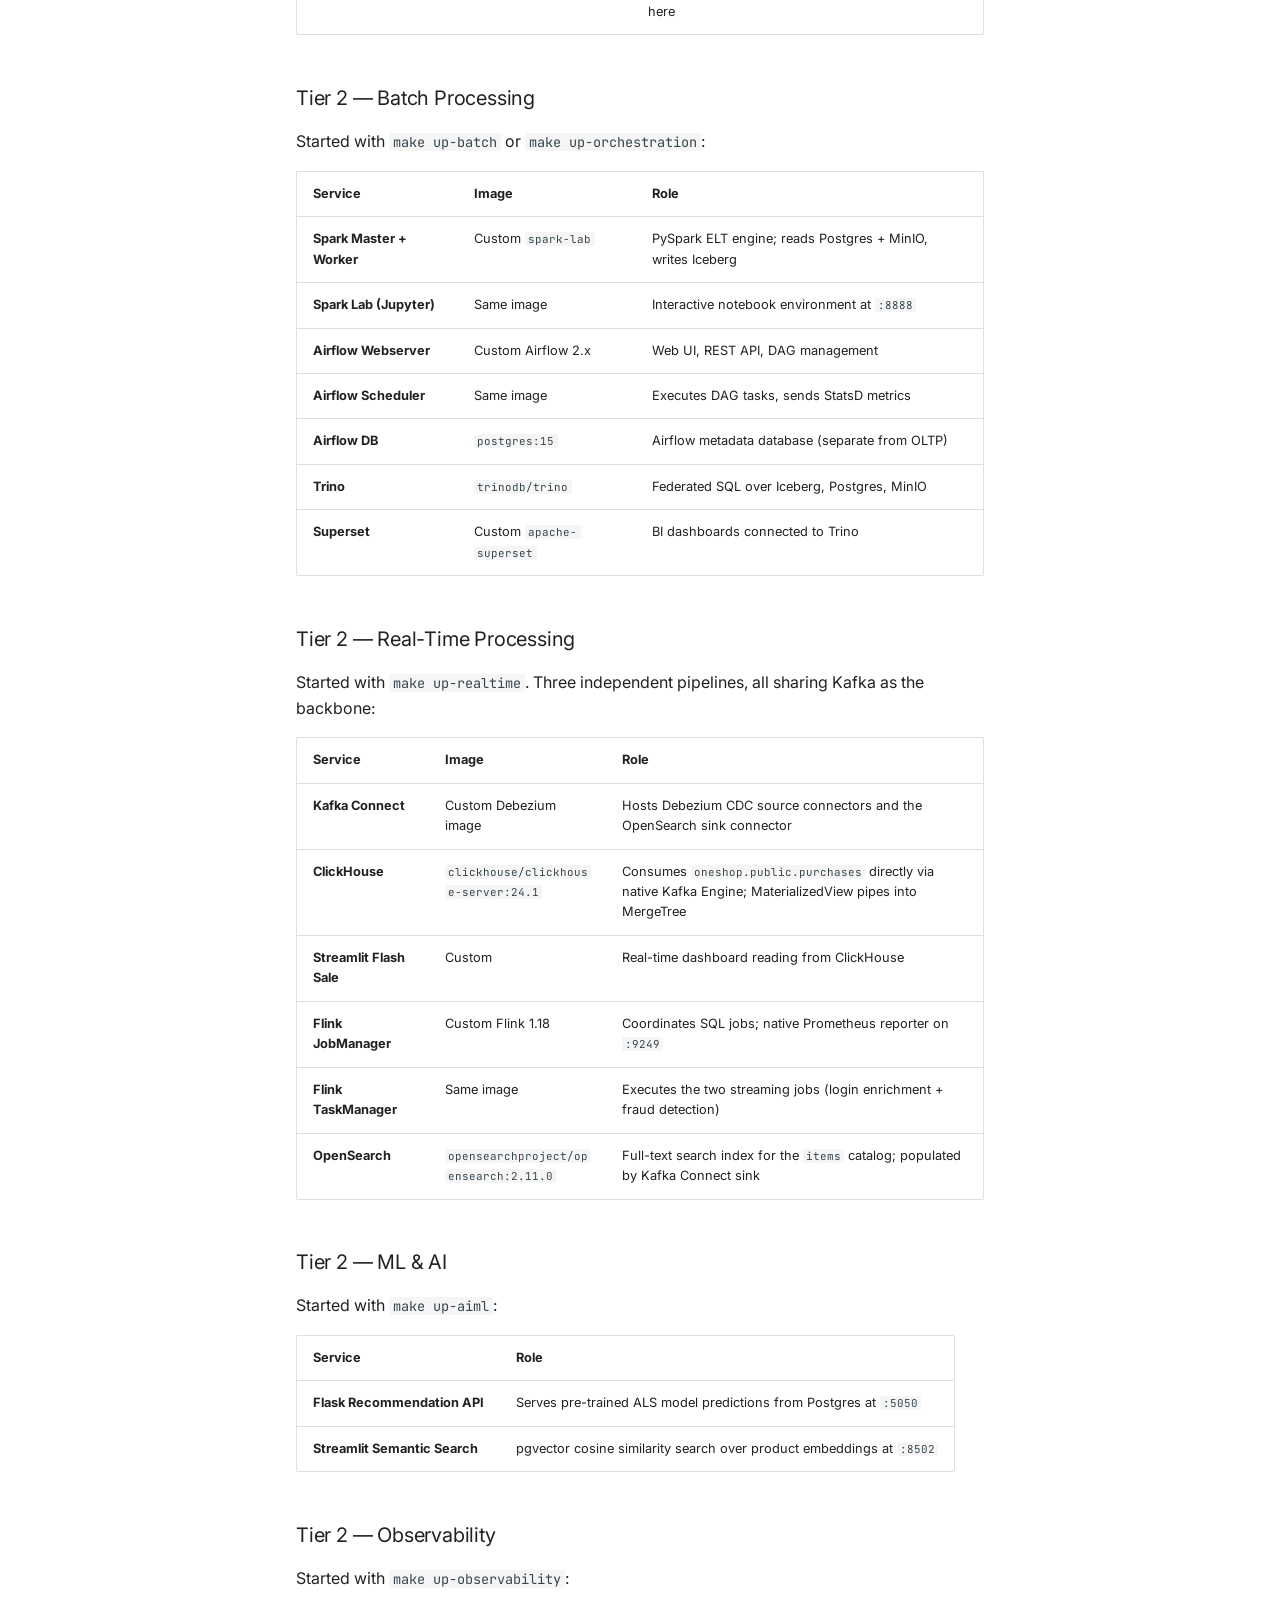
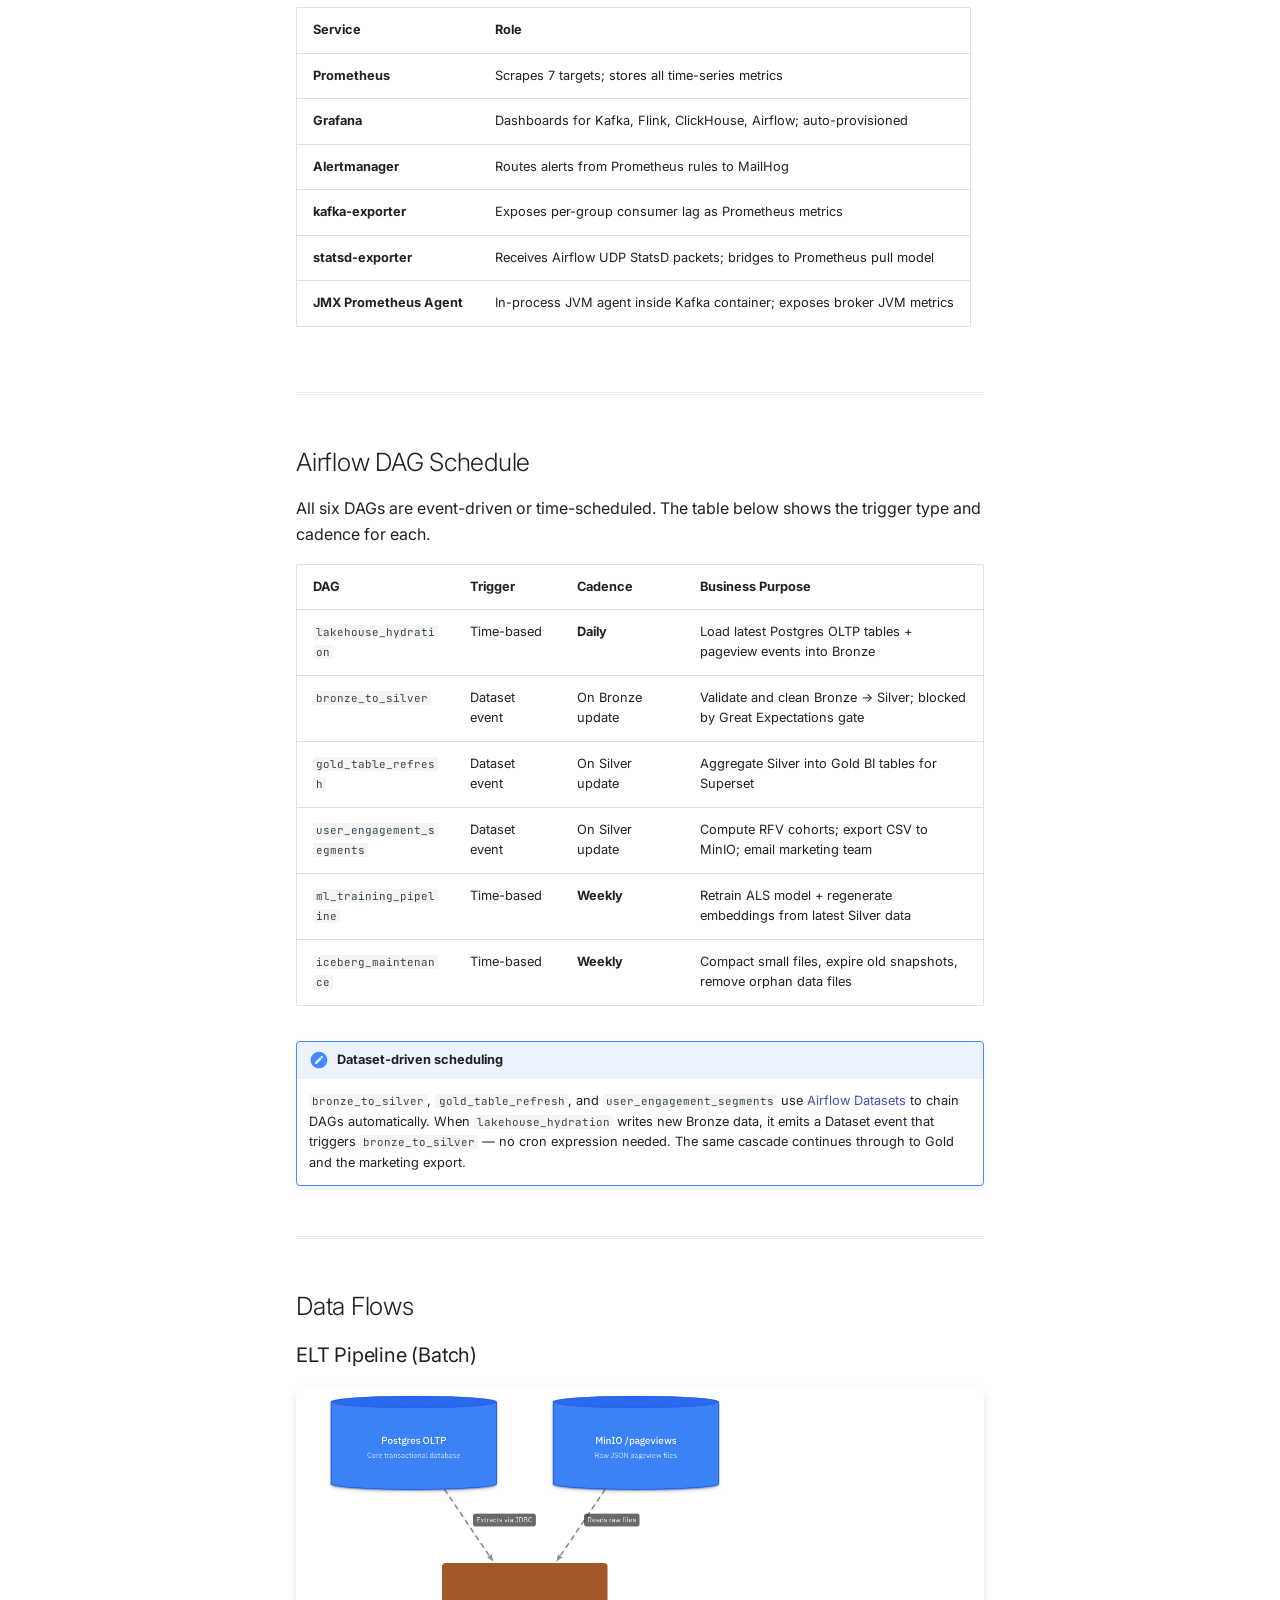
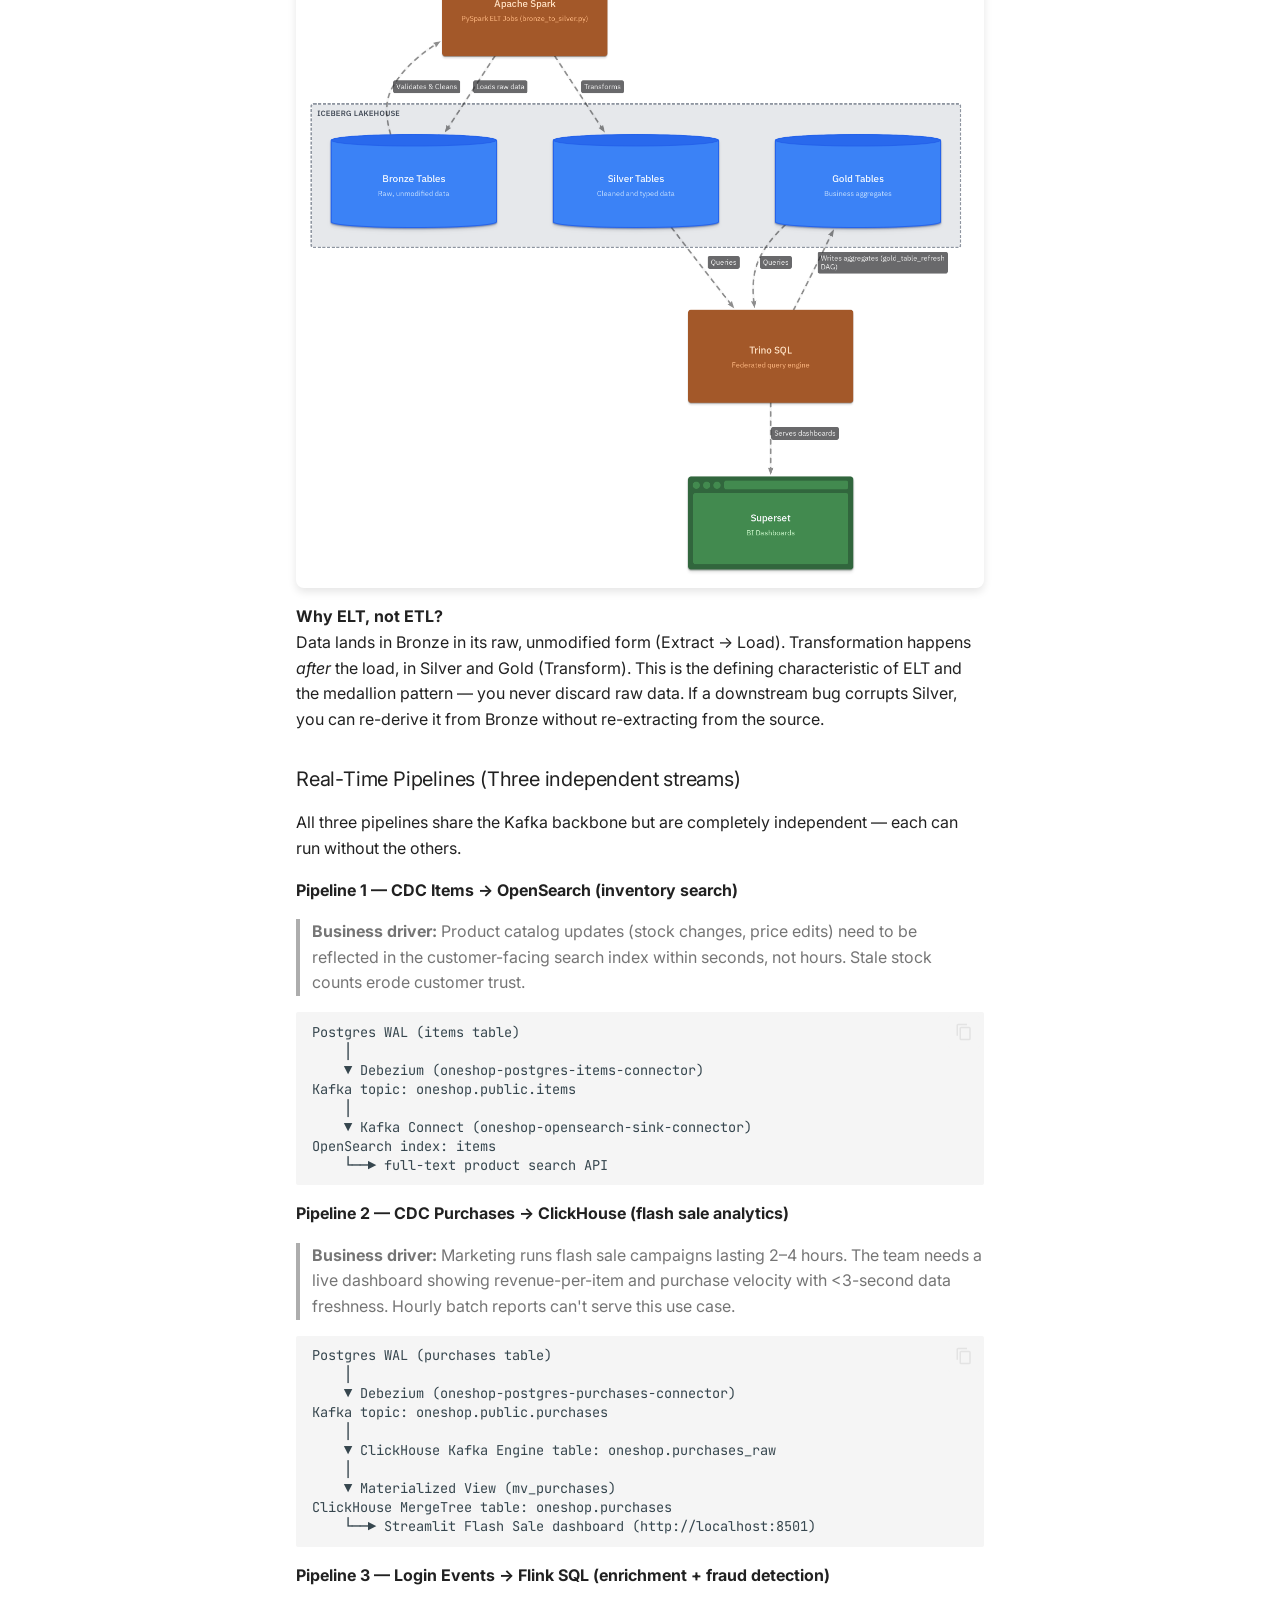
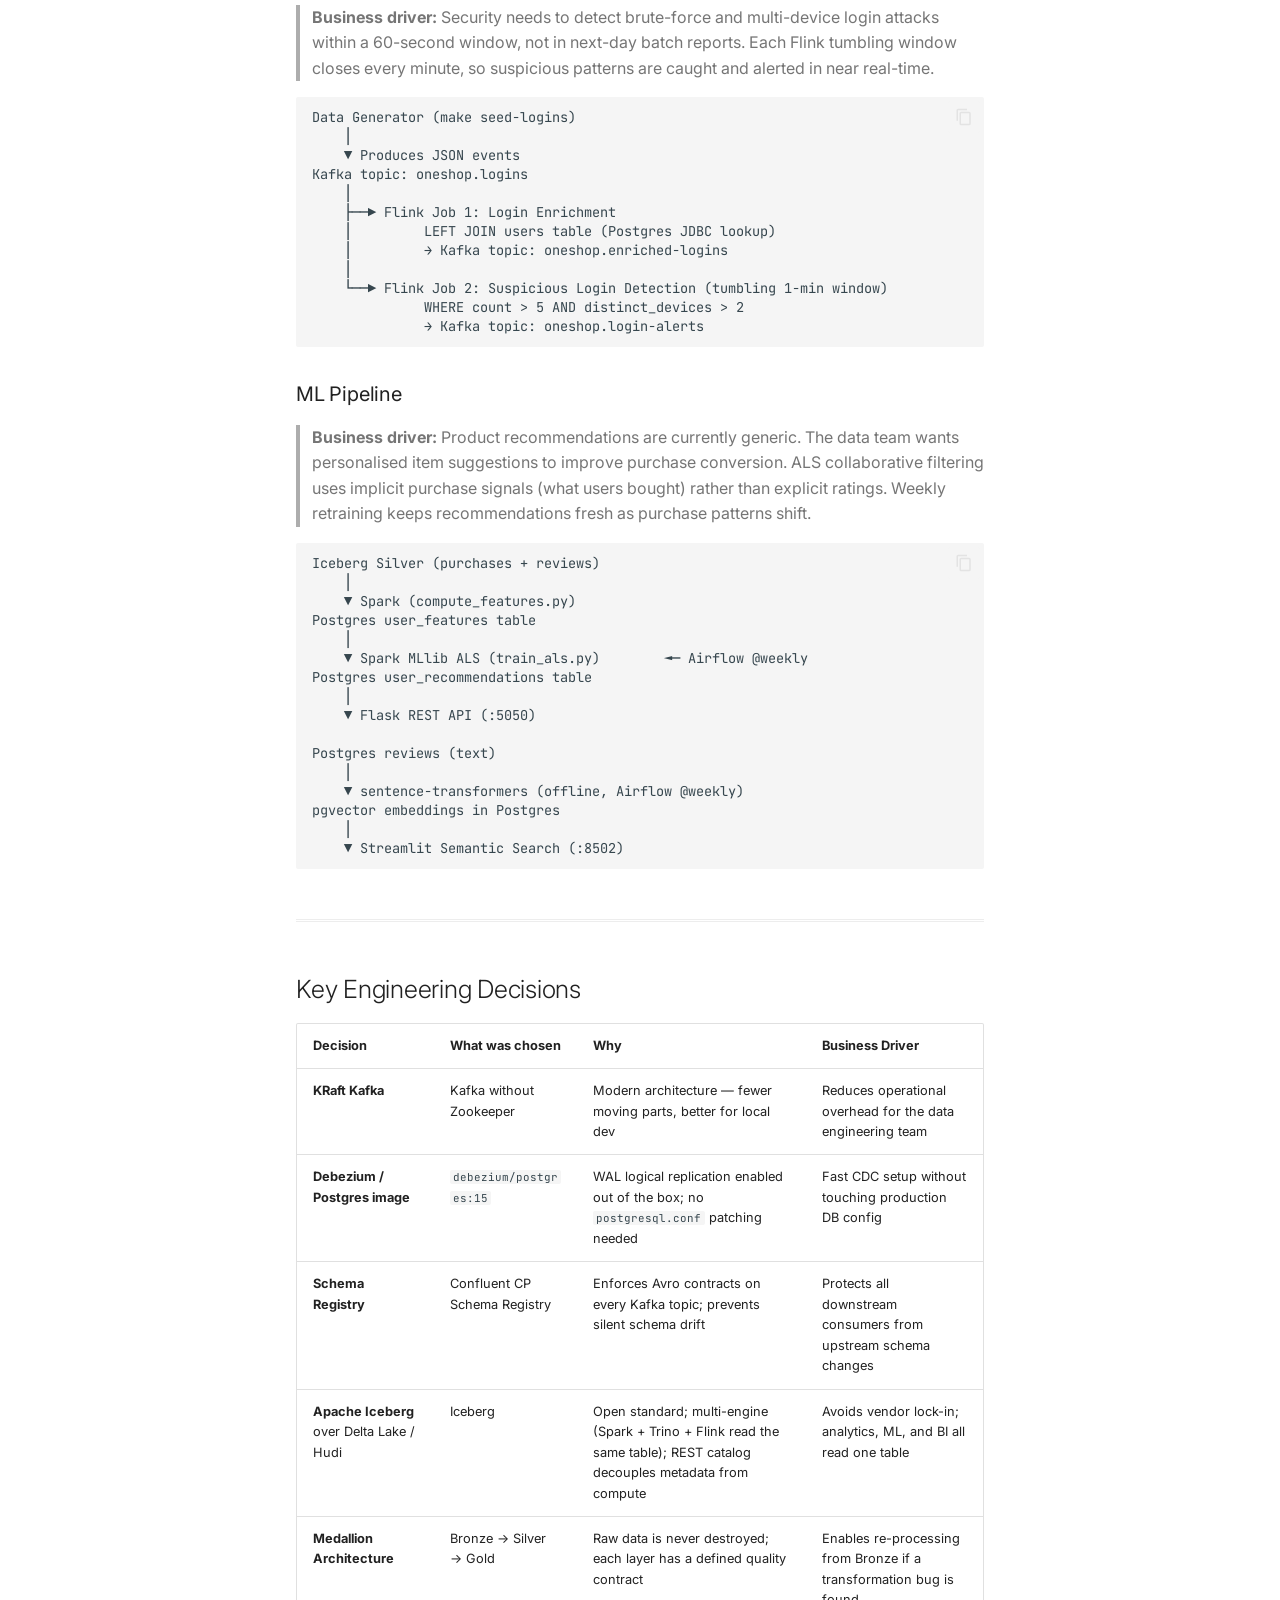
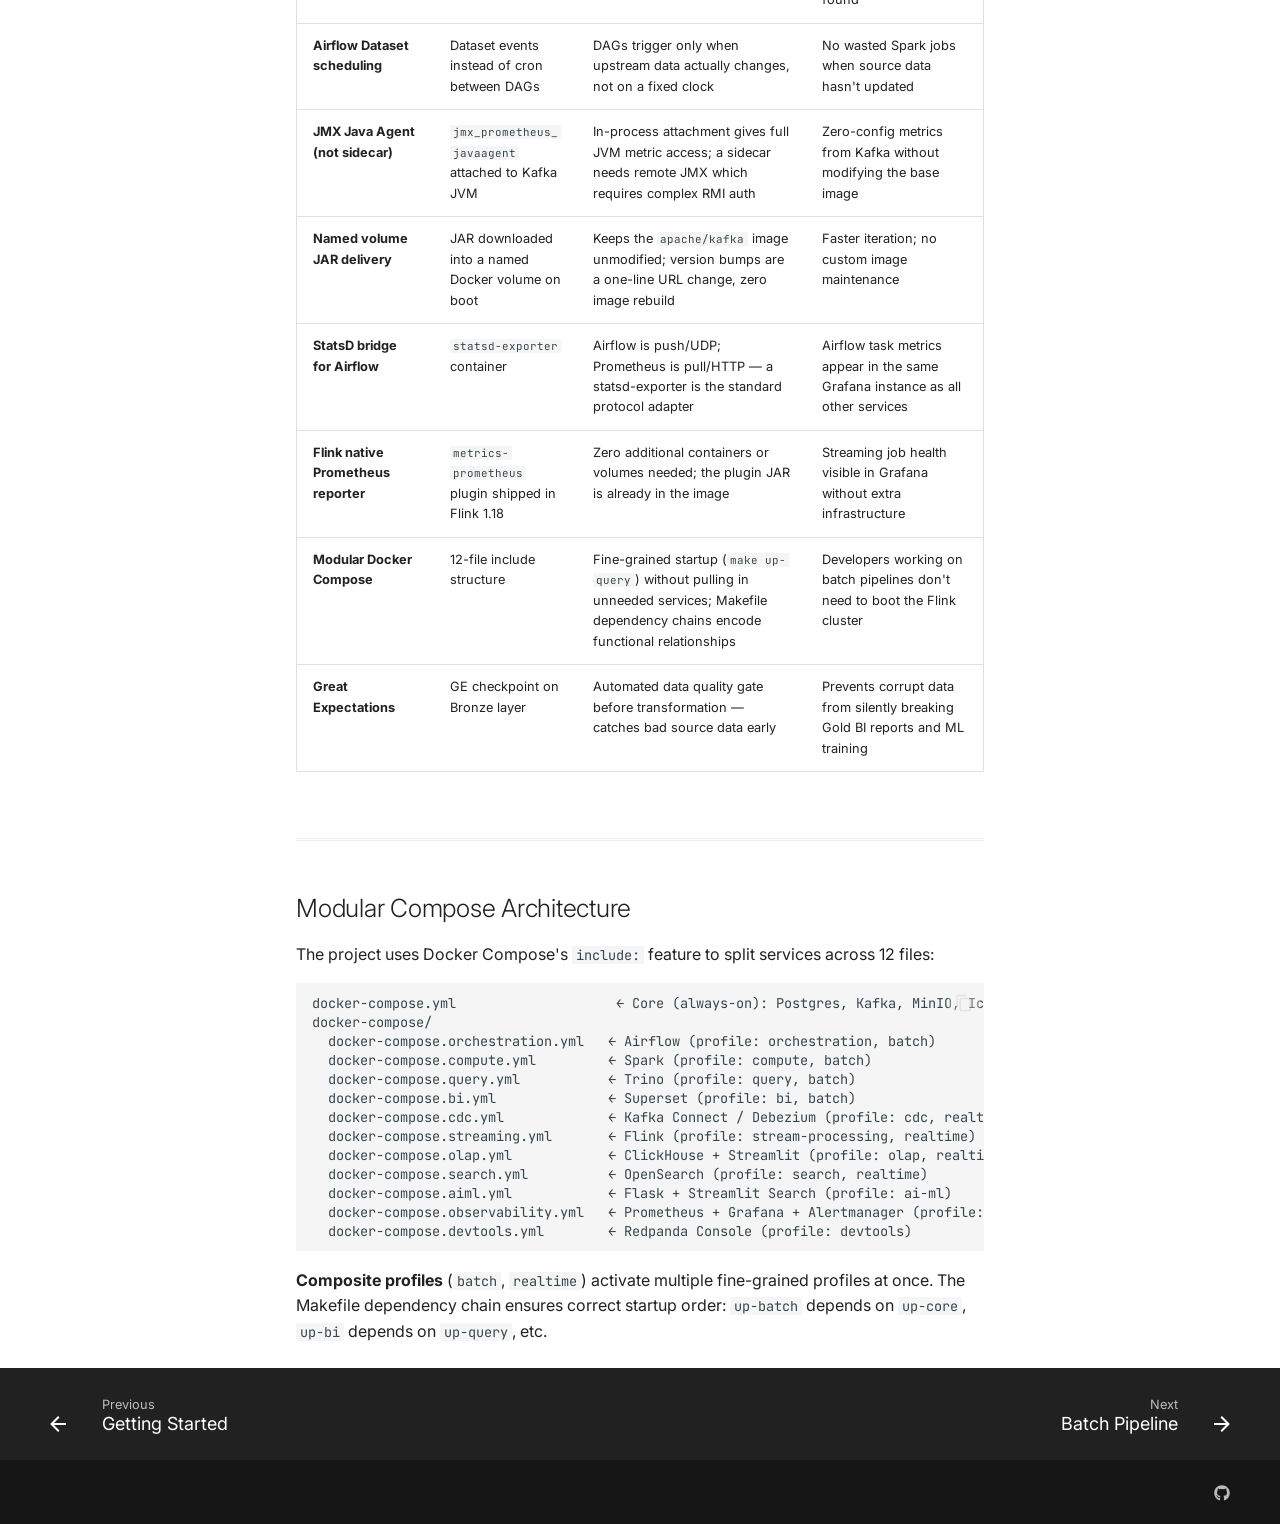
<file: architecture/index.html>
<!doctype html>
<html lang="en" class="no-js">
  <head>
    
      <meta charset="utf-8">
      <meta name="viewport" content="width=device-width,initial-scale=1">
      
        <meta name="description" content="Production-grade data engineering platform built on Apache open-source projects — batch, streaming, ML, and observability on a unified Lakehouse.">
      
      
      
        <link rel="canonical" href="https://mohammed-al-zubiri.github.io/oneshop_data_platform/architecture/">
      
      
        <link rel="prev" href="../getting-started/">
      
      
        <link rel="next" href="../modules/batch/">
      
      
        
      
      
      <link rel="icon" href="../assets/favicon.png">
      <meta name="generator" content="mkdocs-1.6.1, mkdocs-material-9.7.6">
    
    
      
        <title>Architecture - OneShop Data Platform</title>
      
    
    
      <link rel="stylesheet" href="../assets/stylesheets/main.484c7ddc.min.css">
      
        
        <link rel="stylesheet" href="../assets/stylesheets/palette.ab4e12ef.min.css">
      
      


    
    
      
    
    
      
        
        
        <link rel="preconnect" href="https://fonts.gstatic.com" crossorigin>
        <link rel="stylesheet" href="https://fonts.googleapis.com/css?family=Inter:300,300i,400,400i,700,700i%7CJetBrains+Mono:400,400i,700,700i&display=fallback">
        <style>:root{--md-text-font:"Inter";--md-code-font:"JetBrains Mono"}</style>
      
    
    
      <link rel="stylesheet" href="../assets/extra.css">
    
    <script>__md_scope=new URL("..",location),__md_hash=e=>[...e].reduce(((e,_)=>(e<<5)-e+_.charCodeAt(0)),0),__md_get=(e,_=localStorage,t=__md_scope)=>JSON.parse(_.getItem(t.pathname+"."+e)),__md_set=(e,_,t=localStorage,a=__md_scope)=>{try{t.setItem(a.pathname+"."+e,JSON.stringify(_))}catch(e){}}</script>
    
      

    
    
  </head>
  
  
    
    
      
    
    
    
    
    <body dir="ltr" data-md-color-scheme="slate" data-md-color-primary="indigo" data-md-color-accent="cyan">
  
    
    <input class="md-toggle" data-md-toggle="drawer" type="checkbox" id="__drawer" autocomplete="off">
    <input class="md-toggle" data-md-toggle="search" type="checkbox" id="__search" autocomplete="off">
    <label class="md-overlay" for="__drawer"></label>
    <div data-md-component="skip">
      
        
        <a href="#architecture" class="md-skip">
          Skip to content
        </a>
      
    </div>
    <div data-md-component="announce">
      
    </div>
    
    
      

  

<header class="md-header md-header--shadow md-header--lifted" data-md-component="header">
  <nav class="md-header__inner md-grid" aria-label="Header">
    <a href=".." title="OneShop Data Platform" class="md-header__button md-logo" aria-label="OneShop Data Platform" data-md-component="logo">
      
  
  <svg xmlns="http://www.w3.org/2000/svg" viewBox="0 0 24 24"><path d="M12 3C7.58 3 4 4.79 4 7s3.58 4 8 4 8-1.79 8-4-3.58-4-8-4M4 9v3c0 2.21 3.58 4 8 4s8-1.79 8-4V9c0 2.21-3.58 4-8 4s-8-1.79-8-4m0 5v3c0 2.21 3.58 4 8 4s8-1.79 8-4v-3c0 2.21-3.58 4-8 4s-8-1.79-8-4"/></svg>

    </a>
    <label class="md-header__button md-icon" for="__drawer">
      
      <svg xmlns="http://www.w3.org/2000/svg" viewBox="0 0 24 24"><path d="M3 6h18v2H3zm0 5h18v2H3zm0 5h18v2H3z"/></svg>
    </label>
    <div class="md-header__title" data-md-component="header-title">
      <div class="md-header__ellipsis">
        <div class="md-header__topic">
          <span class="md-ellipsis">
            OneShop Data Platform
          </span>
        </div>
        <div class="md-header__topic" data-md-component="header-topic">
          <span class="md-ellipsis">
            
              Architecture
            
          </span>
        </div>
      </div>
    </div>
    
      
        <form class="md-header__option" data-md-component="palette">
  
    
    
    
    <input class="md-option" data-md-color-media="(prefers-color-scheme: dark)" data-md-color-scheme="slate" data-md-color-primary="indigo" data-md-color-accent="cyan"  aria-label="Switch to light mode"  type="radio" name="__palette" id="__palette_0">
    
      <label class="md-header__button md-icon" title="Switch to light mode" for="__palette_1" hidden>
        <svg xmlns="http://www.w3.org/2000/svg" viewBox="0 0 24 24"><path d="M12 7a5 5 0 0 1 5 5 5 5 0 0 1-5 5 5 5 0 0 1-5-5 5 5 0 0 1 5-5m0 2a3 3 0 0 0-3 3 3 3 0 0 0 3 3 3 3 0 0 0 3-3 3 3 0 0 0-3-3m0-7 2.39 3.42C13.65 5.15 12.84 5 12 5s-1.65.15-2.39.42zM3.34 7l4.16-.35A7.2 7.2 0 0 0 5.94 8.5c-.44.74-.69 1.5-.83 2.29zm.02 10 1.76-3.77a7.131 7.131 0 0 0 2.38 4.14zM20.65 7l-1.77 3.79a7.02 7.02 0 0 0-2.38-4.15zm-.01 10-4.14.36c.59-.51 1.12-1.14 1.54-1.86.42-.73.69-1.5.83-2.29zM12 22l-2.41-3.44c.74.27 1.55.44 2.41.44.82 0 1.63-.17 2.37-.44z"/></svg>
      </label>
    
  
    
    
    
    <input class="md-option" data-md-color-media="(prefers-color-scheme: light)" data-md-color-scheme="default" data-md-color-primary="indigo" data-md-color-accent="cyan"  aria-label="Switch to dark mode"  type="radio" name="__palette" id="__palette_1">
    
      <label class="md-header__button md-icon" title="Switch to dark mode" for="__palette_0" hidden>
        <svg xmlns="http://www.w3.org/2000/svg" viewBox="0 0 24 24"><path d="m17.75 4.09-2.53 1.94.91 3.06-2.63-1.81-2.63 1.81.91-3.06-2.53-1.94L12.44 4l1.06-3 1.06 3zm3.5 6.91-1.64 1.25.59 1.98-1.7-1.17-1.7 1.17.59-1.98L15.75 11l2.06-.05L18.5 9l.69 1.95zm-2.28 4.95c.83-.08 1.72 1.1 1.19 1.85-.32.45-.66.87-1.08 1.27C15.17 23 8.84 23 4.94 19.07c-3.91-3.9-3.91-10.24 0-14.14.4-.4.82-.76 1.27-1.08.75-.53 1.93.36 1.85 1.19-.27 2.86.69 5.83 2.89 8.02a9.96 9.96 0 0 0 8.02 2.89m-1.64 2.02a12.08 12.08 0 0 1-7.8-3.47c-2.17-2.19-3.33-5-3.49-7.82-2.81 3.14-2.7 7.96.31 10.98 3.02 3.01 7.84 3.12 10.98.31"/></svg>
      </label>
    
  
</form>
      
    
    
      <script>var palette=__md_get("__palette");if(palette&&palette.color){if("(prefers-color-scheme)"===palette.color.media){var media=matchMedia("(prefers-color-scheme: light)"),input=document.querySelector(media.matches?"[data-md-color-media='(prefers-color-scheme: light)']":"[data-md-color-media='(prefers-color-scheme: dark)']");palette.color.media=input.getAttribute("data-md-color-media"),palette.color.scheme=input.getAttribute("data-md-color-scheme"),palette.color.primary=input.getAttribute("data-md-color-primary"),palette.color.accent=input.getAttribute("data-md-color-accent")}for(var[key,value]of Object.entries(palette.color))document.body.setAttribute("data-md-color-"+key,value)}</script>
    
    
    
      
      
        <label class="md-header__button md-icon" for="__search">
          
          <svg xmlns="http://www.w3.org/2000/svg" viewBox="0 0 24 24"><path d="M9.5 3A6.5 6.5 0 0 1 16 9.5c0 1.61-.59 3.09-1.56 4.23l.27.27h.79l5 5-1.5 1.5-5-5v-.79l-.27-.27A6.52 6.52 0 0 1 9.5 16 6.5 6.5 0 0 1 3 9.5 6.5 6.5 0 0 1 9.5 3m0 2C7 5 5 7 5 9.5S7 14 9.5 14 14 12 14 9.5 12 5 9.5 5"/></svg>
        </label>
        <div class="md-search" data-md-component="search" role="dialog">
  <label class="md-search__overlay" for="__search"></label>
  <div class="md-search__inner" role="search">
    <form class="md-search__form" name="search">
      <input type="text" class="md-search__input" name="query" aria-label="Search" placeholder="Search" autocapitalize="off" autocorrect="off" autocomplete="off" spellcheck="false" data-md-component="search-query" required>
      <label class="md-search__icon md-icon" for="__search">
        
        <svg xmlns="http://www.w3.org/2000/svg" viewBox="0 0 24 24"><path d="M9.5 3A6.5 6.5 0 0 1 16 9.5c0 1.61-.59 3.09-1.56 4.23l.27.27h.79l5 5-1.5 1.5-5-5v-.79l-.27-.27A6.52 6.52 0 0 1 9.5 16 6.5 6.5 0 0 1 3 9.5 6.5 6.5 0 0 1 9.5 3m0 2C7 5 5 7 5 9.5S7 14 9.5 14 14 12 14 9.5 12 5 9.5 5"/></svg>
        
        <svg xmlns="http://www.w3.org/2000/svg" viewBox="0 0 24 24"><path d="M20 11v2H8l5.5 5.5-1.42 1.42L4.16 12l7.92-7.92L13.5 5.5 8 11z"/></svg>
      </label>
      <nav class="md-search__options" aria-label="Search">
        
        <button type="reset" class="md-search__icon md-icon" title="Clear" aria-label="Clear" tabindex="-1">
          
          <svg xmlns="http://www.w3.org/2000/svg" viewBox="0 0 24 24"><path d="M19 6.41 17.59 5 12 10.59 6.41 5 5 6.41 10.59 12 5 17.59 6.41 19 12 13.41 17.59 19 19 17.59 13.41 12z"/></svg>
        </button>
      </nav>
      
        <div class="md-search__suggest" data-md-component="search-suggest"></div>
      
    </form>
    <div class="md-search__output">
      <div class="md-search__scrollwrap" tabindex="0" data-md-scrollfix>
        <div class="md-search-result" data-md-component="search-result">
          <div class="md-search-result__meta">
            Initializing search
          </div>
          <ol class="md-search-result__list" role="presentation"></ol>
        </div>
      </div>
    </div>
  </div>
</div>
      
    
    
      <div class="md-header__source">
        <a href="https://github.com/Mohammed-Al-Zubiri/oneshop_data_platform" title="Go to repository" class="md-source" data-md-component="source">
  <div class="md-source__icon md-icon">
    
    <svg xmlns="http://www.w3.org/2000/svg" viewBox="0 0 512 512"><!--! Font Awesome Free 7.1.0 by @fontawesome - https://fontawesome.com License - https://fontawesome.com/license/free (Icons: CC BY 4.0, Fonts: SIL OFL 1.1, Code: MIT License) Copyright 2025 Fonticons, Inc.--><path d="M173.9 397.4c0 2-2.3 3.6-5.2 3.6-3.3.3-5.6-1.3-5.6-3.6 0-2 2.3-3.6 5.2-3.6 3-.3 5.6 1.3 5.6 3.6m-31.1-4.5c-.7 2 1.3 4.3 4.3 4.9 2.6 1 5.6 0 6.2-2s-1.3-4.3-4.3-5.2c-2.6-.7-5.5.3-6.2 2.3m44.2-1.7c-2.9.7-4.9 2.6-4.6 4.9.3 2 2.9 3.3 5.9 2.6 2.9-.7 4.9-2.6 4.6-4.6-.3-1.9-3-3.2-5.9-2.9M252.8 8C114.1 8 8 113.3 8 252c0 110.9 69.8 205.8 169.5 239.2 12.8 2.3 17.3-5.6 17.3-12.1 0-6.2-.3-40.4-.3-61.4 0 0-70 15-84.7-29.8 0 0-11.4-29.1-27.8-36.6 0 0-22.9-15.7 1.6-15.4 0 0 24.9 2 38.6 25.8 21.9 38.6 58.6 27.5 72.9 20.9 2.3-16 8.8-27.1 16-33.7-55.9-6.2-112.3-14.3-112.3-110.5 0-27.5 7.6-41.3 23.6-58.9-2.6-6.5-11.1-33.3 2.6-67.9 20.9-6.5 69 27 69 27 20-5.6 41.5-8.5 62.8-8.5s42.8 2.9 62.8 8.5c0 0 48.1-33.6 69-27 13.7 34.7 5.2 61.4 2.6 67.9 16 17.7 25.8 31.5 25.8 58.9 0 96.5-58.9 104.2-114.8 110.5 9.2 7.9 17 22.9 17 46.4 0 33.7-.3 75.4-.3 83.6 0 6.5 4.6 14.4 17.3 12.1C436.2 457.8 504 362.9 504 252 504 113.3 391.5 8 252.8 8M105.2 352.9c-1.3 1-1 3.3.7 5.2 1.6 1.6 3.9 2.3 5.2 1 1.3-1 1-3.3-.7-5.2-1.6-1.6-3.9-2.3-5.2-1m-10.8-8.1c-.7 1.3.3 2.9 2.3 3.9 1.6 1 3.6.7 4.3-.7.7-1.3-.3-2.9-2.3-3.9-2-.6-3.6-.3-4.3.7m32.4 35.6c-1.6 1.3-1 4.3 1.3 6.2 2.3 2.3 5.2 2.6 6.5 1 1.3-1.3.7-4.3-1.3-6.2-2.2-2.3-5.2-2.6-6.5-1m-11.4-14.7c-1.6 1-1.6 3.6 0 5.9s4.3 3.3 5.6 2.3c1.6-1.3 1.6-3.9 0-6.2-1.4-2.3-4-3.3-5.6-2"/></svg>
  </div>
  <div class="md-source__repository">
    oneshop_data_platform
  </div>
</a>
      </div>
    
  </nav>
  
    
      
<nav class="md-tabs" aria-label="Tabs" data-md-component="tabs">
  <div class="md-grid">
    <ul class="md-tabs__list">
      
        
  
  
  
  
    <li class="md-tabs__item">
      <a href=".." class="md-tabs__link">
        
  
  
    
  
  Home

      </a>
    </li>
  

      
        
  
  
  
  
    <li class="md-tabs__item">
      <a href="../getting-started/" class="md-tabs__link">
        
  
  
    
  
  Getting Started

      </a>
    </li>
  

      
        
  
  
  
    
  
  
    <li class="md-tabs__item md-tabs__item--active">
      <a href="./" class="md-tabs__link">
        
  
  
    
  
  Architecture

      </a>
    </li>
  

      
        
  
  
  
  
    
    
      <li class="md-tabs__item">
        <a href="../modules/batch/" class="md-tabs__link">
          
  
  
  Modules

        </a>
      </li>
    
  

      
        
  
  
  
  
    <li class="md-tabs__item">
      <a href="../data-model/" class="md-tabs__link">
        
  
  
    
  
  Data Model

      </a>
    </li>
  

      
        
  
  
  
  
    <li class="md-tabs__item">
      <a href="../testing/" class="md-tabs__link">
        
  
  
    
  
  Testing

      </a>
    </li>
  

      
        
  
  
  
  
    
    
      <li class="md-tabs__item">
        <a href="../reference/make-commands/" class="md-tabs__link">
          
  
  
  Reference

        </a>
      </li>
    
  

      
    </ul>
  </div>
</nav>
    
  
</header>
    
    <div class="md-container" data-md-component="container">
      
      
        
      
      <main class="md-main" data-md-component="main">
        <div class="md-main__inner md-grid">
          
            
              
              <div class="md-sidebar md-sidebar--primary" data-md-component="sidebar" data-md-type="navigation" >
                <div class="md-sidebar__scrollwrap">
                  <div class="md-sidebar__inner">
                    


  


<nav class="md-nav md-nav--primary md-nav--lifted" aria-label="Navigation" data-md-level="0">
  <label class="md-nav__title" for="__drawer">
    <a href=".." title="OneShop Data Platform" class="md-nav__button md-logo" aria-label="OneShop Data Platform" data-md-component="logo">
      
  
  <svg xmlns="http://www.w3.org/2000/svg" viewBox="0 0 24 24"><path d="M12 3C7.58 3 4 4.79 4 7s3.58 4 8 4 8-1.79 8-4-3.58-4-8-4M4 9v3c0 2.21 3.58 4 8 4s8-1.79 8-4V9c0 2.21-3.58 4-8 4s-8-1.79-8-4m0 5v3c0 2.21 3.58 4 8 4s8-1.79 8-4v-3c0 2.21-3.58 4-8 4s-8-1.79-8-4"/></svg>

    </a>
    OneShop Data Platform
  </label>
  
    <div class="md-nav__source">
      <a href="https://github.com/Mohammed-Al-Zubiri/oneshop_data_platform" title="Go to repository" class="md-source" data-md-component="source">
  <div class="md-source__icon md-icon">
    
    <svg xmlns="http://www.w3.org/2000/svg" viewBox="0 0 512 512"><!--! Font Awesome Free 7.1.0 by @fontawesome - https://fontawesome.com License - https://fontawesome.com/license/free (Icons: CC BY 4.0, Fonts: SIL OFL 1.1, Code: MIT License) Copyright 2025 Fonticons, Inc.--><path d="M173.9 397.4c0 2-2.3 3.6-5.2 3.6-3.3.3-5.6-1.3-5.6-3.6 0-2 2.3-3.6 5.2-3.6 3-.3 5.6 1.3 5.6 3.6m-31.1-4.5c-.7 2 1.3 4.3 4.3 4.9 2.6 1 5.6 0 6.2-2s-1.3-4.3-4.3-5.2c-2.6-.7-5.5.3-6.2 2.3m44.2-1.7c-2.9.7-4.9 2.6-4.6 4.9.3 2 2.9 3.3 5.9 2.6 2.9-.7 4.9-2.6 4.6-4.6-.3-1.9-3-3.2-5.9-2.9M252.8 8C114.1 8 8 113.3 8 252c0 110.9 69.8 205.8 169.5 239.2 12.8 2.3 17.3-5.6 17.3-12.1 0-6.2-.3-40.4-.3-61.4 0 0-70 15-84.7-29.8 0 0-11.4-29.1-27.8-36.6 0 0-22.9-15.7 1.6-15.4 0 0 24.9 2 38.6 25.8 21.9 38.6 58.6 27.5 72.9 20.9 2.3-16 8.8-27.1 16-33.7-55.9-6.2-112.3-14.3-112.3-110.5 0-27.5 7.6-41.3 23.6-58.9-2.6-6.5-11.1-33.3 2.6-67.9 20.9-6.5 69 27 69 27 20-5.6 41.5-8.5 62.8-8.5s42.8 2.9 62.8 8.5c0 0 48.1-33.6 69-27 13.7 34.7 5.2 61.4 2.6 67.9 16 17.7 25.8 31.5 25.8 58.9 0 96.5-58.9 104.2-114.8 110.5 9.2 7.9 17 22.9 17 46.4 0 33.7-.3 75.4-.3 83.6 0 6.5 4.6 14.4 17.3 12.1C436.2 457.8 504 362.9 504 252 504 113.3 391.5 8 252.8 8M105.2 352.9c-1.3 1-1 3.3.7 5.2 1.6 1.6 3.9 2.3 5.2 1 1.3-1 1-3.3-.7-5.2-1.6-1.6-3.9-2.3-5.2-1m-10.8-8.1c-.7 1.3.3 2.9 2.3 3.9 1.6 1 3.6.7 4.3-.7.7-1.3-.3-2.9-2.3-3.9-2-.6-3.6-.3-4.3.7m32.4 35.6c-1.6 1.3-1 4.3 1.3 6.2 2.3 2.3 5.2 2.6 6.5 1 1.3-1.3.7-4.3-1.3-6.2-2.2-2.3-5.2-2.6-6.5-1m-11.4-14.7c-1.6 1-1.6 3.6 0 5.9s4.3 3.3 5.6 2.3c1.6-1.3 1.6-3.9 0-6.2-1.4-2.3-4-3.3-5.6-2"/></svg>
  </div>
  <div class="md-source__repository">
    oneshop_data_platform
  </div>
</a>
    </div>
  
  <ul class="md-nav__list" data-md-scrollfix>
    
      
      
  
  
  
  
    <li class="md-nav__item">
      <a href=".." class="md-nav__link">
        
  
  
  <span class="md-ellipsis">
    
  
    Home
  

    
  </span>
  
  

      </a>
    </li>
  

    
      
      
  
  
  
  
    <li class="md-nav__item">
      <a href="../getting-started/" class="md-nav__link">
        
  
  
  <span class="md-ellipsis">
    
  
    Getting Started
  

    
  </span>
  
  

      </a>
    </li>
  

    
      
      
  
  
    
  
  
  
    <li class="md-nav__item md-nav__item--active">
      
      <input class="md-nav__toggle md-toggle" type="checkbox" id="__toc">
      
      
        
      
      
        <label class="md-nav__link md-nav__link--active" for="__toc">
          
  
  
  <span class="md-ellipsis">
    
  
    Architecture
  

    
  </span>
  
  

          <span class="md-nav__icon md-icon"></span>
        </label>
      
      <a href="./" class="md-nav__link md-nav__link--active">
        
  
  
  <span class="md-ellipsis">
    
  
    Architecture
  

    
  </span>
  
  

      </a>
      
        

  

<nav class="md-nav md-nav--secondary" aria-label="On this page">
  
  
  
    
  
  
    <label class="md-nav__title" for="__toc">
      <span class="md-nav__icon md-icon"></span>
      On this page
    </label>
    <ul class="md-nav__list" data-md-component="toc" data-md-scrollfix>
      
        <li class="md-nav__item">
  <a href="#platform-layers" class="md-nav__link">
    <span class="md-ellipsis">
      
        Platform Layers
      
    </span>
  </a>
  
</li>
      
        <li class="md-nav__item">
  <a href="#layer-by-layer-breakdown" class="md-nav__link">
    <span class="md-ellipsis">
      
        Layer-by-Layer Breakdown
      
    </span>
  </a>
  
    <nav class="md-nav" aria-label="Layer-by-Layer Breakdown">
      <ul class="md-nav__list">
        
          <li class="md-nav__item">
  <a href="#tier-1-always-on-core" class="md-nav__link">
    <span class="md-ellipsis">
      
        Tier 1 — Always-On Core
      
    </span>
  </a>
  
</li>
        
          <li class="md-nav__item">
  <a href="#tier-2-batch-processing" class="md-nav__link">
    <span class="md-ellipsis">
      
        Tier 2 — Batch Processing
      
    </span>
  </a>
  
</li>
        
          <li class="md-nav__item">
  <a href="#tier-2-real-time-processing" class="md-nav__link">
    <span class="md-ellipsis">
      
        Tier 2 — Real-Time Processing
      
    </span>
  </a>
  
</li>
        
          <li class="md-nav__item">
  <a href="#tier-2-ml-ai" class="md-nav__link">
    <span class="md-ellipsis">
      
        Tier 2 — ML &amp; AI
      
    </span>
  </a>
  
</li>
        
          <li class="md-nav__item">
  <a href="#tier-2-observability" class="md-nav__link">
    <span class="md-ellipsis">
      
        Tier 2 — Observability
      
    </span>
  </a>
  
</li>
        
      </ul>
    </nav>
  
</li>
      
        <li class="md-nav__item">
  <a href="#airflow-dag-schedule" class="md-nav__link">
    <span class="md-ellipsis">
      
        Airflow DAG Schedule
      
    </span>
  </a>
  
</li>
      
        <li class="md-nav__item">
  <a href="#data-flows" class="md-nav__link">
    <span class="md-ellipsis">
      
        Data Flows
      
    </span>
  </a>
  
    <nav class="md-nav" aria-label="Data Flows">
      <ul class="md-nav__list">
        
          <li class="md-nav__item">
  <a href="#elt-pipeline-batch" class="md-nav__link">
    <span class="md-ellipsis">
      
        ELT Pipeline (Batch)
      
    </span>
  </a>
  
</li>
        
          <li class="md-nav__item">
  <a href="#real-time-pipelines-three-independent-streams" class="md-nav__link">
    <span class="md-ellipsis">
      
        Real-Time Pipelines (Three independent streams)
      
    </span>
  </a>
  
</li>
        
          <li class="md-nav__item">
  <a href="#ml-pipeline" class="md-nav__link">
    <span class="md-ellipsis">
      
        ML Pipeline
      
    </span>
  </a>
  
</li>
        
      </ul>
    </nav>
  
</li>
      
        <li class="md-nav__item">
  <a href="#key-engineering-decisions" class="md-nav__link">
    <span class="md-ellipsis">
      
        Key Engineering Decisions
      
    </span>
  </a>
  
</li>
      
        <li class="md-nav__item">
  <a href="#modular-compose-architecture" class="md-nav__link">
    <span class="md-ellipsis">
      
        Modular Compose Architecture
      
    </span>
  </a>
  
</li>
      
    </ul>
  
</nav>
      
    </li>
  

    
      
      
  
  
  
  
    
    
    
    
      
      
        
      
    
    
    <li class="md-nav__item md-nav__item--nested">
      
        
        
          
        
        <input class="md-nav__toggle md-toggle md-toggle--indeterminate" type="checkbox" id="__nav_4" >
        
          
          <label class="md-nav__link" for="__nav_4" id="__nav_4_label" tabindex="0">
            
  
  
  <span class="md-ellipsis">
    
  
    Modules
  

    
  </span>
  
  

            <span class="md-nav__icon md-icon"></span>
          </label>
        
        <nav class="md-nav" data-md-level="1" aria-labelledby="__nav_4_label" aria-expanded="false">
          <label class="md-nav__title" for="__nav_4">
            <span class="md-nav__icon md-icon"></span>
            
  
    Modules
  

          </label>
          <ul class="md-nav__list" data-md-scrollfix>
            
              
                
  
  
  
  
    <li class="md-nav__item">
      <a href="../modules/batch/" class="md-nav__link">
        
  
  
  <span class="md-ellipsis">
    
  
    Batch Pipeline
  

    
  </span>
  
  

      </a>
    </li>
  

              
            
              
                
  
  
  
  
    <li class="md-nav__item">
      <a href="../modules/realtime/" class="md-nav__link">
        
  
  
  <span class="md-ellipsis">
    
  
    Real-Time Pipeline
  

    
  </span>
  
  

      </a>
    </li>
  

              
            
              
                
  
  
  
  
    <li class="md-nav__item">
      <a href="../modules/ml/" class="md-nav__link">
        
  
  
  <span class="md-ellipsis">
    
  
    ML & AI
  

    
  </span>
  
  

      </a>
    </li>
  

              
            
              
                
  
  
  
  
    <li class="md-nav__item">
      <a href="../modules/observability/" class="md-nav__link">
        
  
  
  <span class="md-ellipsis">
    
  
    Observability
  

    
  </span>
  
  

      </a>
    </li>
  

              
            
          </ul>
        </nav>
      
    </li>
  

    
      
      
  
  
  
  
    <li class="md-nav__item">
      <a href="../data-model/" class="md-nav__link">
        
  
  
  <span class="md-ellipsis">
    
  
    Data Model
  

    
  </span>
  
  

      </a>
    </li>
  

    
      
      
  
  
  
  
    <li class="md-nav__item">
      <a href="../testing/" class="md-nav__link">
        
  
  
  <span class="md-ellipsis">
    
  
    Testing
  

    
  </span>
  
  

      </a>
    </li>
  

    
      
      
  
  
  
  
    
    
    
    
      
      
        
      
    
    
    <li class="md-nav__item md-nav__item--nested">
      
        
        
          
        
        <input class="md-nav__toggle md-toggle md-toggle--indeterminate" type="checkbox" id="__nav_7" >
        
          
          <label class="md-nav__link" for="__nav_7" id="__nav_7_label" tabindex="0">
            
  
  
  <span class="md-ellipsis">
    
  
    Reference
  

    
  </span>
  
  

            <span class="md-nav__icon md-icon"></span>
          </label>
        
        <nav class="md-nav" data-md-level="1" aria-labelledby="__nav_7_label" aria-expanded="false">
          <label class="md-nav__title" for="__nav_7">
            <span class="md-nav__icon md-icon"></span>
            
  
    Reference
  

          </label>
          <ul class="md-nav__list" data-md-scrollfix>
            
              
                
  
  
  
  
    <li class="md-nav__item">
      <a href="../reference/make-commands/" class="md-nav__link">
        
  
  
  <span class="md-ellipsis">
    
  
    Make Commands
  

    
  </span>
  
  

      </a>
    </li>
  

              
            
              
                
  
  
  
  
    <li class="md-nav__item">
      <a href="../reference/service-endpoints/" class="md-nav__link">
        
  
  
  <span class="md-ellipsis">
    
  
    Service Endpoints
  

    
  </span>
  
  

      </a>
    </li>
  

              
            
          </ul>
        </nav>
      
    </li>
  

    
  </ul>
</nav>
                  </div>
                </div>
              </div>
            
            
              
              <div class="md-sidebar md-sidebar--secondary" data-md-component="sidebar" data-md-type="toc" >
                <div class="md-sidebar__scrollwrap">
                  <div class="md-sidebar__inner">
                    

  

<nav class="md-nav md-nav--secondary" aria-label="On this page">
  
  
  
    
  
  
    <label class="md-nav__title" for="__toc">
      <span class="md-nav__icon md-icon"></span>
      On this page
    </label>
    <ul class="md-nav__list" data-md-component="toc" data-md-scrollfix>
      
        <li class="md-nav__item">
  <a href="#platform-layers" class="md-nav__link">
    <span class="md-ellipsis">
      
        Platform Layers
      
    </span>
  </a>
  
</li>
      
        <li class="md-nav__item">
  <a href="#layer-by-layer-breakdown" class="md-nav__link">
    <span class="md-ellipsis">
      
        Layer-by-Layer Breakdown
      
    </span>
  </a>
  
    <nav class="md-nav" aria-label="Layer-by-Layer Breakdown">
      <ul class="md-nav__list">
        
          <li class="md-nav__item">
  <a href="#tier-1-always-on-core" class="md-nav__link">
    <span class="md-ellipsis">
      
        Tier 1 — Always-On Core
      
    </span>
  </a>
  
</li>
        
          <li class="md-nav__item">
  <a href="#tier-2-batch-processing" class="md-nav__link">
    <span class="md-ellipsis">
      
        Tier 2 — Batch Processing
      
    </span>
  </a>
  
</li>
        
          <li class="md-nav__item">
  <a href="#tier-2-real-time-processing" class="md-nav__link">
    <span class="md-ellipsis">
      
        Tier 2 — Real-Time Processing
      
    </span>
  </a>
  
</li>
        
          <li class="md-nav__item">
  <a href="#tier-2-ml-ai" class="md-nav__link">
    <span class="md-ellipsis">
      
        Tier 2 — ML &amp; AI
      
    </span>
  </a>
  
</li>
        
          <li class="md-nav__item">
  <a href="#tier-2-observability" class="md-nav__link">
    <span class="md-ellipsis">
      
        Tier 2 — Observability
      
    </span>
  </a>
  
</li>
        
      </ul>
    </nav>
  
</li>
      
        <li class="md-nav__item">
  <a href="#airflow-dag-schedule" class="md-nav__link">
    <span class="md-ellipsis">
      
        Airflow DAG Schedule
      
    </span>
  </a>
  
</li>
      
        <li class="md-nav__item">
  <a href="#data-flows" class="md-nav__link">
    <span class="md-ellipsis">
      
        Data Flows
      
    </span>
  </a>
  
    <nav class="md-nav" aria-label="Data Flows">
      <ul class="md-nav__list">
        
          <li class="md-nav__item">
  <a href="#elt-pipeline-batch" class="md-nav__link">
    <span class="md-ellipsis">
      
        ELT Pipeline (Batch)
      
    </span>
  </a>
  
</li>
        
          <li class="md-nav__item">
  <a href="#real-time-pipelines-three-independent-streams" class="md-nav__link">
    <span class="md-ellipsis">
      
        Real-Time Pipelines (Three independent streams)
      
    </span>
  </a>
  
</li>
        
          <li class="md-nav__item">
  <a href="#ml-pipeline" class="md-nav__link">
    <span class="md-ellipsis">
      
        ML Pipeline
      
    </span>
  </a>
  
</li>
        
      </ul>
    </nav>
  
</li>
      
        <li class="md-nav__item">
  <a href="#key-engineering-decisions" class="md-nav__link">
    <span class="md-ellipsis">
      
        Key Engineering Decisions
      
    </span>
  </a>
  
</li>
      
        <li class="md-nav__item">
  <a href="#modular-compose-architecture" class="md-nav__link">
    <span class="md-ellipsis">
      
        Modular Compose Architecture
      
    </span>
  </a>
  
</li>
      
    </ul>
  
</nav>
                  </div>
                </div>
              </div>
            
          
          
            <div class="md-content" data-md-component="content">
              
              <article class="md-content__inner md-typeset">
                
                  



<h1 id="architecture">Architecture<a class="headerlink" href="#architecture" title="Permanent link">&para;</a></h1>
<p>A deep-dive into how the OneShop platform is designed, why each technology was chosen, and how data flows between layers.</p>
<hr />
<h2 id="platform-layers">Platform Layers<a class="headerlink" href="#platform-layers" title="Permanent link">&para;</a></h2>
<p><img alt="Platform Layers" src="../assets/diagrams/platform_layers.png" /></p>
<hr />
<h2 id="layer-by-layer-breakdown">Layer-by-Layer Breakdown<a class="headerlink" href="#layer-by-layer-breakdown" title="Permanent link">&para;</a></h2>
<h3 id="tier-1-always-on-core">Tier 1 — Always-On Core<a class="headerlink" href="#tier-1-always-on-core" title="Permanent link">&para;</a></h3>
<p>These services run in every configuration (<code>make up-core</code>):</p>
<table>
<thead>
<tr>
<th style="text-align: left;">Service</th>
<th style="text-align: left;">Image</th>
<th style="text-align: left;">Role</th>
</tr>
</thead>
<tbody>
<tr>
<td style="text-align: left;"><strong>Postgres</strong></td>
<td style="text-align: left;"><code>debezium/postgres:15</code></td>
<td style="text-align: left;">OLTP source with WAL logical replication pre-configured for Debezium</td>
</tr>
<tr>
<td style="text-align: left;"><strong>Kafka</strong></td>
<td style="text-align: left;"><code>apache/kafka:3.8.1</code></td>
<td style="text-align: left;">Event backbone in KRaft mode — no Zookeeper dependency</td>
</tr>
<tr>
<td style="text-align: left;"><strong>Schema Registry</strong></td>
<td style="text-align: left;"><code>confluentinc/cp-schema-registry</code></td>
<td style="text-align: left;">Enforces Avro schemas on Kafka topics; prevents silent contract breaks</td>
</tr>
<tr>
<td style="text-align: left;"><strong>MinIO</strong></td>
<td style="text-align: left;"><code>minio/minio</code></td>
<td style="text-align: left;">S3-compatible object store; stores raw pageview files and Iceberg data files</td>
</tr>
<tr>
<td style="text-align: left;"><strong>mc</strong></td>
<td style="text-align: left;"><code>minio/mc</code></td>
<td style="text-align: left;">One-shot init container; creates buckets on first boot</td>
</tr>
<tr>
<td style="text-align: left;"><strong>Iceberg REST Catalog</strong></td>
<td style="text-align: left;"><code>tabulario/iceberg-rest</code></td>
<td style="text-align: left;">Metadata catalog for Iceberg tables; decouples table discovery from compute</td>
</tr>
<tr>
<td style="text-align: left;"><strong>MailHog</strong></td>
<td style="text-align: left;"><code>mailhog/mailhog</code></td>
<td style="text-align: left;">Local SMTP sink; Alertmanager delivers alert emails here</td>
</tr>
</tbody>
</table>
<h3 id="tier-2-batch-processing">Tier 2 — Batch Processing<a class="headerlink" href="#tier-2-batch-processing" title="Permanent link">&para;</a></h3>
<p>Started with <code>make up-batch</code> or <code>make up-orchestration</code>:</p>
<table>
<thead>
<tr>
<th style="text-align: left;">Service</th>
<th style="text-align: left;">Image</th>
<th style="text-align: left;">Role</th>
</tr>
</thead>
<tbody>
<tr>
<td style="text-align: left;"><strong>Spark Master + Worker</strong></td>
<td style="text-align: left;">Custom <code>spark-lab</code></td>
<td style="text-align: left;">PySpark ELT engine; reads Postgres + MinIO, writes Iceberg</td>
</tr>
<tr>
<td style="text-align: left;"><strong>Spark Lab (Jupyter)</strong></td>
<td style="text-align: left;">Same image</td>
<td style="text-align: left;">Interactive notebook environment at <code>:8888</code></td>
</tr>
<tr>
<td style="text-align: left;"><strong>Airflow Webserver</strong></td>
<td style="text-align: left;">Custom Airflow 2.x</td>
<td style="text-align: left;">Web UI, REST API, DAG management</td>
</tr>
<tr>
<td style="text-align: left;"><strong>Airflow Scheduler</strong></td>
<td style="text-align: left;">Same image</td>
<td style="text-align: left;">Executes DAG tasks, sends StatsD metrics</td>
</tr>
<tr>
<td style="text-align: left;"><strong>Airflow DB</strong></td>
<td style="text-align: left;"><code>postgres:15</code></td>
<td style="text-align: left;">Airflow metadata database (separate from OLTP)</td>
</tr>
<tr>
<td style="text-align: left;"><strong>Trino</strong></td>
<td style="text-align: left;"><code>trinodb/trino</code></td>
<td style="text-align: left;">Federated SQL over Iceberg, Postgres, MinIO</td>
</tr>
<tr>
<td style="text-align: left;"><strong>Superset</strong></td>
<td style="text-align: left;">Custom <code>apache-superset</code></td>
<td style="text-align: left;">BI dashboards connected to Trino</td>
</tr>
</tbody>
</table>
<h3 id="tier-2-real-time-processing">Tier 2 — Real-Time Processing<a class="headerlink" href="#tier-2-real-time-processing" title="Permanent link">&para;</a></h3>
<p>Started with <code>make up-realtime</code>. Three independent pipelines, all sharing Kafka as the backbone:</p>
<table>
<thead>
<tr>
<th style="text-align: left;">Service</th>
<th style="text-align: left;">Image</th>
<th style="text-align: left;">Role</th>
</tr>
</thead>
<tbody>
<tr>
<td style="text-align: left;"><strong>Kafka Connect</strong></td>
<td style="text-align: left;">Custom Debezium image</td>
<td style="text-align: left;">Hosts Debezium CDC source connectors and the OpenSearch sink connector</td>
</tr>
<tr>
<td style="text-align: left;"><strong>ClickHouse</strong></td>
<td style="text-align: left;"><code>clickhouse/clickhouse-server:24.1</code></td>
<td style="text-align: left;">Consumes <code>oneshop.public.purchases</code> directly via native Kafka Engine; MaterializedView pipes into MergeTree</td>
</tr>
<tr>
<td style="text-align: left;"><strong>Streamlit Flash Sale</strong></td>
<td style="text-align: left;">Custom</td>
<td style="text-align: left;">Real-time dashboard reading from ClickHouse</td>
</tr>
<tr>
<td style="text-align: left;"><strong>Flink JobManager</strong></td>
<td style="text-align: left;">Custom Flink 1.18</td>
<td style="text-align: left;">Coordinates SQL jobs; native Prometheus reporter on <code>:9249</code></td>
</tr>
<tr>
<td style="text-align: left;"><strong>Flink TaskManager</strong></td>
<td style="text-align: left;">Same image</td>
<td style="text-align: left;">Executes the two streaming jobs (login enrichment + fraud detection)</td>
</tr>
<tr>
<td style="text-align: left;"><strong>OpenSearch</strong></td>
<td style="text-align: left;"><code>opensearchproject/opensearch:2.11.0</code></td>
<td style="text-align: left;">Full-text search index for the <code>items</code> catalog; populated by Kafka Connect sink</td>
</tr>
</tbody>
</table>
<h3 id="tier-2-ml-ai">Tier 2 — ML &amp; AI<a class="headerlink" href="#tier-2-ml-ai" title="Permanent link">&para;</a></h3>
<p>Started with <code>make up-aiml</code>:</p>
<table>
<thead>
<tr>
<th style="text-align: left;">Service</th>
<th style="text-align: left;">Role</th>
</tr>
</thead>
<tbody>
<tr>
<td style="text-align: left;"><strong>Flask Recommendation API</strong></td>
<td style="text-align: left;">Serves pre-trained ALS model predictions from Postgres at <code>:5050</code></td>
</tr>
<tr>
<td style="text-align: left;"><strong>Streamlit Semantic Search</strong></td>
<td style="text-align: left;">pgvector cosine similarity search over product embeddings at <code>:8502</code></td>
</tr>
</tbody>
</table>
<h3 id="tier-2-observability">Tier 2 — Observability<a class="headerlink" href="#tier-2-observability" title="Permanent link">&para;</a></h3>
<p>Started with <code>make up-observability</code>:</p>
<table>
<thead>
<tr>
<th style="text-align: left;">Service</th>
<th style="text-align: left;">Role</th>
</tr>
</thead>
<tbody>
<tr>
<td style="text-align: left;"><strong>Prometheus</strong></td>
<td style="text-align: left;">Scrapes 7 targets; stores all time-series metrics</td>
</tr>
<tr>
<td style="text-align: left;"><strong>Grafana</strong></td>
<td style="text-align: left;">Dashboards for Kafka, Flink, ClickHouse, Airflow; auto-provisioned</td>
</tr>
<tr>
<td style="text-align: left;"><strong>Alertmanager</strong></td>
<td style="text-align: left;">Routes alerts from Prometheus rules to MailHog</td>
</tr>
<tr>
<td style="text-align: left;"><strong>kafka-exporter</strong></td>
<td style="text-align: left;">Exposes per-group consumer lag as Prometheus metrics</td>
</tr>
<tr>
<td style="text-align: left;"><strong>statsd-exporter</strong></td>
<td style="text-align: left;">Receives Airflow UDP StatsD packets; bridges to Prometheus pull model</td>
</tr>
<tr>
<td style="text-align: left;"><strong>JMX Prometheus Agent</strong></td>
<td style="text-align: left;">In-process JVM agent inside Kafka container; exposes broker JVM metrics</td>
</tr>
</tbody>
</table>
<hr />
<h2 id="airflow-dag-schedule">Airflow DAG Schedule<a class="headerlink" href="#airflow-dag-schedule" title="Permanent link">&para;</a></h2>
<p>All six DAGs are event-driven or time-scheduled. The table below shows the trigger type and cadence for each.</p>
<table>
<thead>
<tr>
<th style="text-align: left;">DAG</th>
<th style="text-align: left;">Trigger</th>
<th style="text-align: left;">Cadence</th>
<th style="text-align: left;">Business Purpose</th>
</tr>
</thead>
<tbody>
<tr>
<td style="text-align: left;"><code>lakehouse_hydration</code></td>
<td style="text-align: left;">Time-based</td>
<td style="text-align: left;"><strong>Daily</strong></td>
<td style="text-align: left;">Load latest Postgres OLTP tables + pageview events into Bronze</td>
</tr>
<tr>
<td style="text-align: left;"><code>bronze_to_silver</code></td>
<td style="text-align: left;">Dataset event</td>
<td style="text-align: left;">On Bronze update</td>
<td style="text-align: left;">Validate and clean Bronze → Silver; blocked by Great Expectations gate</td>
</tr>
<tr>
<td style="text-align: left;"><code>gold_table_refresh</code></td>
<td style="text-align: left;">Dataset event</td>
<td style="text-align: left;">On Silver update</td>
<td style="text-align: left;">Aggregate Silver into Gold BI tables for Superset</td>
</tr>
<tr>
<td style="text-align: left;"><code>user_engagement_segments</code></td>
<td style="text-align: left;">Dataset event</td>
<td style="text-align: left;">On Silver update</td>
<td style="text-align: left;">Compute RFV cohorts; export CSV to MinIO; email marketing team</td>
</tr>
<tr>
<td style="text-align: left;"><code>ml_training_pipeline</code></td>
<td style="text-align: left;">Time-based</td>
<td style="text-align: left;"><strong>Weekly</strong></td>
<td style="text-align: left;">Retrain ALS model + regenerate embeddings from latest Silver data</td>
</tr>
<tr>
<td style="text-align: left;"><code>iceberg_maintenance</code></td>
<td style="text-align: left;">Time-based</td>
<td style="text-align: left;"><strong>Weekly</strong></td>
<td style="text-align: left;">Compact small files, expire old snapshots, remove orphan data files</td>
</tr>
</tbody>
</table>
<div class="admonition note">
<p class="admonition-title">Dataset-driven scheduling</p>
<p><code>bronze_to_silver</code>, <code>gold_table_refresh</code>, and <code>user_engagement_segments</code> use <a href="https://airflow.apache.org/docs/apache-airflow/stable/authoring-and-scheduling/datasets.html">Airflow Datasets</a> to chain DAGs automatically. When <code>lakehouse_hydration</code> writes new Bronze data, it emits a Dataset event that triggers <code>bronze_to_silver</code> — no cron expression needed. The same cascade continues through to Gold and the marketing export.</p>
</div>
<hr />
<h2 id="data-flows">Data Flows<a class="headerlink" href="#data-flows" title="Permanent link">&para;</a></h2>
<h3 id="elt-pipeline-batch">ELT Pipeline (Batch)<a class="headerlink" href="#elt-pipeline-batch" title="Permanent link">&para;</a></h3>
<p><img alt="Batch ELT Pipeline" src="../assets/diagrams/batch_elt.png" /></p>
<p><strong>Why ELT, not ETL?</strong><br />
Data lands in Bronze in its raw, unmodified form (Extract → Load). Transformation happens <em>after</em> the load, in Silver and Gold (Transform). This is the defining characteristic of ELT and the medallion pattern — you never discard raw data. If a downstream bug corrupts Silver, you can re-derive it from Bronze without re-extracting from the source.</p>
<h3 id="real-time-pipelines-three-independent-streams">Real-Time Pipelines (Three independent streams)<a class="headerlink" href="#real-time-pipelines-three-independent-streams" title="Permanent link">&para;</a></h3>
<p>All three pipelines share the Kafka backbone but are completely independent — each can run without the others.</p>
<p><strong>Pipeline 1 — CDC Items → OpenSearch (inventory search)</strong></p>
<blockquote>
<p><strong>Business driver:</strong> Product catalog updates (stock changes, price edits) need to be reflected in the customer-facing search index within seconds, not hours. Stale stock counts erode customer trust.</p>
</blockquote>
<div class="language-text highlight"><pre><span></span><code><span id="__span-0-1"><a id="__codelineno-0-1" name="__codelineno-0-1" href="#__codelineno-0-1"></a>Postgres WAL (items table)
</span><span id="__span-0-2"><a id="__codelineno-0-2" name="__codelineno-0-2" href="#__codelineno-0-2"></a>    │
</span><span id="__span-0-3"><a id="__codelineno-0-3" name="__codelineno-0-3" href="#__codelineno-0-3"></a>    ▼ Debezium (oneshop-postgres-items-connector)
</span><span id="__span-0-4"><a id="__codelineno-0-4" name="__codelineno-0-4" href="#__codelineno-0-4"></a>Kafka topic: oneshop.public.items
</span><span id="__span-0-5"><a id="__codelineno-0-5" name="__codelineno-0-5" href="#__codelineno-0-5"></a>    │
</span><span id="__span-0-6"><a id="__codelineno-0-6" name="__codelineno-0-6" href="#__codelineno-0-6"></a>    ▼ Kafka Connect (oneshop-opensearch-sink-connector)
</span><span id="__span-0-7"><a id="__codelineno-0-7" name="__codelineno-0-7" href="#__codelineno-0-7"></a>OpenSearch index: items
</span><span id="__span-0-8"><a id="__codelineno-0-8" name="__codelineno-0-8" href="#__codelineno-0-8"></a>    └──▶ full-text product search API
</span></code></pre></div>
<p><strong>Pipeline 2 — CDC Purchases → ClickHouse (flash sale analytics)</strong></p>
<blockquote>
<p><strong>Business driver:</strong> Marketing runs flash sale campaigns lasting 2–4 hours. The team needs a live dashboard showing revenue-per-item and purchase velocity with &lt;3-second data freshness. Hourly batch reports can't serve this use case.</p>
</blockquote>
<div class="language-text highlight"><pre><span></span><code><span id="__span-1-1"><a id="__codelineno-1-1" name="__codelineno-1-1" href="#__codelineno-1-1"></a>Postgres WAL (purchases table)
</span><span id="__span-1-2"><a id="__codelineno-1-2" name="__codelineno-1-2" href="#__codelineno-1-2"></a>    │
</span><span id="__span-1-3"><a id="__codelineno-1-3" name="__codelineno-1-3" href="#__codelineno-1-3"></a>    ▼ Debezium (oneshop-postgres-purchases-connector)
</span><span id="__span-1-4"><a id="__codelineno-1-4" name="__codelineno-1-4" href="#__codelineno-1-4"></a>Kafka topic: oneshop.public.purchases
</span><span id="__span-1-5"><a id="__codelineno-1-5" name="__codelineno-1-5" href="#__codelineno-1-5"></a>    │
</span><span id="__span-1-6"><a id="__codelineno-1-6" name="__codelineno-1-6" href="#__codelineno-1-6"></a>    ▼ ClickHouse Kafka Engine table: oneshop.purchases_raw
</span><span id="__span-1-7"><a id="__codelineno-1-7" name="__codelineno-1-7" href="#__codelineno-1-7"></a>    │
</span><span id="__span-1-8"><a id="__codelineno-1-8" name="__codelineno-1-8" href="#__codelineno-1-8"></a>    ▼ Materialized View (mv_purchases)
</span><span id="__span-1-9"><a id="__codelineno-1-9" name="__codelineno-1-9" href="#__codelineno-1-9"></a>ClickHouse MergeTree table: oneshop.purchases
</span><span id="__span-1-10"><a id="__codelineno-1-10" name="__codelineno-1-10" href="#__codelineno-1-10"></a>    └──▶ Streamlit Flash Sale dashboard (http://localhost:8501)
</span></code></pre></div>
<p><strong>Pipeline 3 — Login Events → Flink SQL (enrichment + fraud detection)</strong></p>
<blockquote>
<p><strong>Business driver:</strong> Security needs to detect brute-force and multi-device login attacks within a 60-second window, not in next-day batch reports. Each Flink tumbling window closes every minute, so suspicious patterns are caught and alerted in near real-time.</p>
</blockquote>
<div class="language-text highlight"><pre><span></span><code><span id="__span-2-1"><a id="__codelineno-2-1" name="__codelineno-2-1" href="#__codelineno-2-1"></a>Data Generator (make seed-logins)
</span><span id="__span-2-2"><a id="__codelineno-2-2" name="__codelineno-2-2" href="#__codelineno-2-2"></a>    │
</span><span id="__span-2-3"><a id="__codelineno-2-3" name="__codelineno-2-3" href="#__codelineno-2-3"></a>    ▼ Produces JSON events
</span><span id="__span-2-4"><a id="__codelineno-2-4" name="__codelineno-2-4" href="#__codelineno-2-4"></a>Kafka topic: oneshop.logins
</span><span id="__span-2-5"><a id="__codelineno-2-5" name="__codelineno-2-5" href="#__codelineno-2-5"></a>    │
</span><span id="__span-2-6"><a id="__codelineno-2-6" name="__codelineno-2-6" href="#__codelineno-2-6"></a>    ├──▶ Flink Job 1: Login Enrichment
</span><span id="__span-2-7"><a id="__codelineno-2-7" name="__codelineno-2-7" href="#__codelineno-2-7"></a>    │         LEFT JOIN users table (Postgres JDBC lookup)
</span><span id="__span-2-8"><a id="__codelineno-2-8" name="__codelineno-2-8" href="#__codelineno-2-8"></a>    │         → Kafka topic: oneshop.enriched-logins
</span><span id="__span-2-9"><a id="__codelineno-2-9" name="__codelineno-2-9" href="#__codelineno-2-9"></a>    │
</span><span id="__span-2-10"><a id="__codelineno-2-10" name="__codelineno-2-10" href="#__codelineno-2-10"></a>    └──▶ Flink Job 2: Suspicious Login Detection (tumbling 1-min window)
</span><span id="__span-2-11"><a id="__codelineno-2-11" name="__codelineno-2-11" href="#__codelineno-2-11"></a>              WHERE count &gt; 5 AND distinct_devices &gt; 2
</span><span id="__span-2-12"><a id="__codelineno-2-12" name="__codelineno-2-12" href="#__codelineno-2-12"></a>              → Kafka topic: oneshop.login-alerts
</span></code></pre></div>
<h3 id="ml-pipeline">ML Pipeline<a class="headerlink" href="#ml-pipeline" title="Permanent link">&para;</a></h3>
<blockquote>
<p><strong>Business driver:</strong> Product recommendations are currently generic. The data team wants personalised item suggestions to improve purchase conversion. ALS collaborative filtering uses implicit purchase signals (what users bought) rather than explicit ratings. Weekly retraining keeps recommendations fresh as purchase patterns shift.</p>
</blockquote>
<div class="language-text highlight"><pre><span></span><code><span id="__span-3-1"><a id="__codelineno-3-1" name="__codelineno-3-1" href="#__codelineno-3-1"></a>Iceberg Silver (purchases + reviews)
</span><span id="__span-3-2"><a id="__codelineno-3-2" name="__codelineno-3-2" href="#__codelineno-3-2"></a>    │
</span><span id="__span-3-3"><a id="__codelineno-3-3" name="__codelineno-3-3" href="#__codelineno-3-3"></a>    ▼ Spark (compute_features.py)
</span><span id="__span-3-4"><a id="__codelineno-3-4" name="__codelineno-3-4" href="#__codelineno-3-4"></a>Postgres user_features table
</span><span id="__span-3-5"><a id="__codelineno-3-5" name="__codelineno-3-5" href="#__codelineno-3-5"></a>    │
</span><span id="__span-3-6"><a id="__codelineno-3-6" name="__codelineno-3-6" href="#__codelineno-3-6"></a>    ▼ Spark MLlib ALS (train_als.py)        ◄─ Airflow @weekly
</span><span id="__span-3-7"><a id="__codelineno-3-7" name="__codelineno-3-7" href="#__codelineno-3-7"></a>Postgres user_recommendations table
</span><span id="__span-3-8"><a id="__codelineno-3-8" name="__codelineno-3-8" href="#__codelineno-3-8"></a>    │
</span><span id="__span-3-9"><a id="__codelineno-3-9" name="__codelineno-3-9" href="#__codelineno-3-9"></a>    ▼ Flask REST API (:5050)
</span><span id="__span-3-10"><a id="__codelineno-3-10" name="__codelineno-3-10" href="#__codelineno-3-10"></a>
</span><span id="__span-3-11"><a id="__codelineno-3-11" name="__codelineno-3-11" href="#__codelineno-3-11"></a>Postgres reviews (text)
</span><span id="__span-3-12"><a id="__codelineno-3-12" name="__codelineno-3-12" href="#__codelineno-3-12"></a>    │
</span><span id="__span-3-13"><a id="__codelineno-3-13" name="__codelineno-3-13" href="#__codelineno-3-13"></a>    ▼ sentence-transformers (offline, Airflow @weekly)
</span><span id="__span-3-14"><a id="__codelineno-3-14" name="__codelineno-3-14" href="#__codelineno-3-14"></a>pgvector embeddings in Postgres
</span><span id="__span-3-15"><a id="__codelineno-3-15" name="__codelineno-3-15" href="#__codelineno-3-15"></a>    │
</span><span id="__span-3-16"><a id="__codelineno-3-16" name="__codelineno-3-16" href="#__codelineno-3-16"></a>    ▼ Streamlit Semantic Search (:8502)
</span></code></pre></div>
<hr />
<h2 id="key-engineering-decisions">Key Engineering Decisions<a class="headerlink" href="#key-engineering-decisions" title="Permanent link">&para;</a></h2>
<table>
<thead>
<tr>
<th style="text-align: left;">Decision</th>
<th style="text-align: left;">What was chosen</th>
<th style="text-align: left;">Why</th>
<th style="text-align: left;">Business Driver</th>
</tr>
</thead>
<tbody>
<tr>
<td style="text-align: left;"><strong>KRaft Kafka</strong></td>
<td style="text-align: left;">Kafka without Zookeeper</td>
<td style="text-align: left;">Modern architecture — fewer moving parts, better for local dev</td>
<td style="text-align: left;">Reduces operational overhead for the data engineering team</td>
</tr>
<tr>
<td style="text-align: left;"><strong>Debezium / Postgres image</strong></td>
<td style="text-align: left;"><code>debezium/postgres:15</code></td>
<td style="text-align: left;">WAL logical replication enabled out of the box; no <code>postgresql.conf</code> patching needed</td>
<td style="text-align: left;">Fast CDC setup without touching production DB config</td>
</tr>
<tr>
<td style="text-align: left;"><strong>Schema Registry</strong></td>
<td style="text-align: left;">Confluent CP Schema Registry</td>
<td style="text-align: left;">Enforces Avro contracts on every Kafka topic; prevents silent schema drift</td>
<td style="text-align: left;">Protects all downstream consumers from upstream schema changes</td>
</tr>
<tr>
<td style="text-align: left;"><strong>Apache Iceberg</strong> over Delta Lake / Hudi</td>
<td style="text-align: left;">Iceberg</td>
<td style="text-align: left;">Open standard; multi-engine (Spark + Trino + Flink read the same table); REST catalog decouples metadata from compute</td>
<td style="text-align: left;">Avoids vendor lock-in; analytics, ML, and BI all read one table</td>
</tr>
<tr>
<td style="text-align: left;"><strong>Medallion Architecture</strong></td>
<td style="text-align: left;">Bronze → Silver → Gold</td>
<td style="text-align: left;">Raw data is never destroyed; each layer has a defined quality contract</td>
<td style="text-align: left;">Enables re-processing from Bronze if a transformation bug is found</td>
</tr>
<tr>
<td style="text-align: left;"><strong>Airflow Dataset scheduling</strong></td>
<td style="text-align: left;">Dataset events instead of cron between DAGs</td>
<td style="text-align: left;">DAGs trigger only when upstream data actually changes, not on a fixed clock</td>
<td style="text-align: left;">No wasted Spark jobs when source data hasn't updated</td>
</tr>
<tr>
<td style="text-align: left;"><strong>JMX Java Agent (not sidecar)</strong></td>
<td style="text-align: left;"><code>jmx_prometheus_javaagent</code> attached to Kafka JVM</td>
<td style="text-align: left;">In-process attachment gives full JVM metric access; a sidecar needs remote JMX which requires complex RMI auth</td>
<td style="text-align: left;">Zero-config metrics from Kafka without modifying the base image</td>
</tr>
<tr>
<td style="text-align: left;"><strong>Named volume JAR delivery</strong></td>
<td style="text-align: left;">JAR downloaded into a named Docker volume on boot</td>
<td style="text-align: left;">Keeps the <code>apache/kafka</code> image unmodified; version bumps are a one-line URL change, zero image rebuild</td>
<td style="text-align: left;">Faster iteration; no custom image maintenance</td>
</tr>
<tr>
<td style="text-align: left;"><strong>StatsD bridge for Airflow</strong></td>
<td style="text-align: left;"><code>statsd-exporter</code> container</td>
<td style="text-align: left;">Airflow is push/UDP; Prometheus is pull/HTTP — a statsd-exporter is the standard protocol adapter</td>
<td style="text-align: left;">Airflow task metrics appear in the same Grafana instance as all other services</td>
</tr>
<tr>
<td style="text-align: left;"><strong>Flink native Prometheus reporter</strong></td>
<td style="text-align: left;"><code>metrics-prometheus</code> plugin shipped in Flink 1.18</td>
<td style="text-align: left;">Zero additional containers or volumes needed; the plugin JAR is already in the image</td>
<td style="text-align: left;">Streaming job health visible in Grafana without extra infrastructure</td>
</tr>
<tr>
<td style="text-align: left;"><strong>Modular Docker Compose</strong></td>
<td style="text-align: left;">12-file include structure</td>
<td style="text-align: left;">Fine-grained startup (<code>make up-query</code>) without pulling in unneeded services; Makefile dependency chains encode functional relationships</td>
<td style="text-align: left;">Developers working on batch pipelines don't need to boot the Flink cluster</td>
</tr>
<tr>
<td style="text-align: left;"><strong>Great Expectations</strong></td>
<td style="text-align: left;">GE checkpoint on Bronze layer</td>
<td style="text-align: left;">Automated data quality gate before transformation — catches bad source data early</td>
<td style="text-align: left;">Prevents corrupt data from silently breaking Gold BI reports and ML training</td>
</tr>
</tbody>
</table>
<hr />
<h2 id="modular-compose-architecture">Modular Compose Architecture<a class="headerlink" href="#modular-compose-architecture" title="Permanent link">&para;</a></h2>
<p>The project uses Docker Compose's <code>include:</code> feature to split services across 12 files:</p>
<div class="language-text highlight"><pre><span></span><code><span id="__span-4-1"><a id="__codelineno-4-1" name="__codelineno-4-1" href="#__codelineno-4-1"></a>docker-compose.yml                    ← Core (always-on): Postgres, Kafka, MinIO, Iceberg, MailHog
</span><span id="__span-4-2"><a id="__codelineno-4-2" name="__codelineno-4-2" href="#__codelineno-4-2"></a>docker-compose/
</span><span id="__span-4-3"><a id="__codelineno-4-3" name="__codelineno-4-3" href="#__codelineno-4-3"></a>  docker-compose.orchestration.yml   ← Airflow (profile: orchestration, batch)
</span><span id="__span-4-4"><a id="__codelineno-4-4" name="__codelineno-4-4" href="#__codelineno-4-4"></a>  docker-compose.compute.yml         ← Spark (profile: compute, batch)
</span><span id="__span-4-5"><a id="__codelineno-4-5" name="__codelineno-4-5" href="#__codelineno-4-5"></a>  docker-compose.query.yml           ← Trino (profile: query, batch)
</span><span id="__span-4-6"><a id="__codelineno-4-6" name="__codelineno-4-6" href="#__codelineno-4-6"></a>  docker-compose.bi.yml              ← Superset (profile: bi, batch)
</span><span id="__span-4-7"><a id="__codelineno-4-7" name="__codelineno-4-7" href="#__codelineno-4-7"></a>  docker-compose.cdc.yml             ← Kafka Connect / Debezium (profile: cdc, realtime)
</span><span id="__span-4-8"><a id="__codelineno-4-8" name="__codelineno-4-8" href="#__codelineno-4-8"></a>  docker-compose.streaming.yml       ← Flink (profile: stream-processing, realtime)
</span><span id="__span-4-9"><a id="__codelineno-4-9" name="__codelineno-4-9" href="#__codelineno-4-9"></a>  docker-compose.olap.yml            ← ClickHouse + Streamlit (profile: olap, realtime)
</span><span id="__span-4-10"><a id="__codelineno-4-10" name="__codelineno-4-10" href="#__codelineno-4-10"></a>  docker-compose.search.yml          ← OpenSearch (profile: search, realtime)
</span><span id="__span-4-11"><a id="__codelineno-4-11" name="__codelineno-4-11" href="#__codelineno-4-11"></a>  docker-compose.aiml.yml            ← Flask + Streamlit Search (profile: ai-ml)
</span><span id="__span-4-12"><a id="__codelineno-4-12" name="__codelineno-4-12" href="#__codelineno-4-12"></a>  docker-compose.observability.yml   ← Prometheus + Grafana + Alertmanager (profile: observability)
</span><span id="__span-4-13"><a id="__codelineno-4-13" name="__codelineno-4-13" href="#__codelineno-4-13"></a>  docker-compose.devtools.yml        ← Redpanda Console (profile: devtools)
</span></code></pre></div>
<p><strong>Composite profiles</strong> (<code>batch</code>, <code>realtime</code>) activate multiple fine-grained profiles at once. The Makefile dependency chain ensures correct startup order: <code>up-batch</code> depends on <code>up-core</code>, <code>up-bi</code> depends on <code>up-query</code>, etc.</p>












                
              </article>
            </div>
          
          
  <script>var tabs=__md_get("__tabs");if(Array.isArray(tabs))e:for(var set of document.querySelectorAll(".tabbed-set")){var labels=set.querySelector(".tabbed-labels");for(var tab of tabs)for(var label of labels.getElementsByTagName("label"))if(label.innerText.trim()===tab){var input=document.getElementById(label.htmlFor);input.checked=!0;continue e}}</script>

<script>var target=document.getElementById(location.hash.slice(1));target&&target.name&&(target.checked=target.name.startsWith("__tabbed_"))</script>
        </div>
        
          <button type="button" class="md-top md-icon" data-md-component="top" hidden>
  
  <svg xmlns="http://www.w3.org/2000/svg" viewBox="0 0 24 24"><path d="M13 20h-2V8l-5.5 5.5-1.42-1.42L12 4.16l7.92 7.92-1.42 1.42L13 8z"/></svg>
  Back to top
</button>
        
      </main>
      
        <footer class="md-footer">
  
    
      
      <nav class="md-footer__inner md-grid" aria-label="Footer" >
        
          
          <a href="../getting-started/" class="md-footer__link md-footer__link--prev" aria-label="Previous: Getting Started">
            <div class="md-footer__button md-icon">
              
              <svg xmlns="http://www.w3.org/2000/svg" viewBox="0 0 24 24"><path d="M20 11v2H8l5.5 5.5-1.42 1.42L4.16 12l7.92-7.92L13.5 5.5 8 11z"/></svg>
            </div>
            <div class="md-footer__title">
              <span class="md-footer__direction">
                Previous
              </span>
              <div class="md-ellipsis">
                Getting Started
              </div>
            </div>
          </a>
        
        
          
          <a href="../modules/batch/" class="md-footer__link md-footer__link--next" aria-label="Next: Batch Pipeline">
            <div class="md-footer__title">
              <span class="md-footer__direction">
                Next
              </span>
              <div class="md-ellipsis">
                Batch Pipeline
              </div>
            </div>
            <div class="md-footer__button md-icon">
              
              <svg xmlns="http://www.w3.org/2000/svg" viewBox="0 0 24 24"><path d="M4 11v2h12l-5.5 5.5 1.42 1.42L19.84 12l-7.92-7.92L10.5 5.5 16 11z"/></svg>
            </div>
          </a>
        
      </nav>
    
  
  <div class="md-footer-meta md-typeset">
    <div class="md-footer-meta__inner md-grid">
      <div class="md-copyright">
  
  
</div>
      
        
<div class="md-social">
  
    
    
    
    
      
      
    
    <a href="https://github.com/Mohammed-Al-Zubiri/oneshop_data_platform" target="_blank" rel="noopener" title="github.com" class="md-social__link">
      <svg xmlns="http://www.w3.org/2000/svg" viewBox="0 0 512 512"><!--! Font Awesome Free 7.1.0 by @fontawesome - https://fontawesome.com License - https://fontawesome.com/license/free (Icons: CC BY 4.0, Fonts: SIL OFL 1.1, Code: MIT License) Copyright 2025 Fonticons, Inc.--><path d="M173.9 397.4c0 2-2.3 3.6-5.2 3.6-3.3.3-5.6-1.3-5.6-3.6 0-2 2.3-3.6 5.2-3.6 3-.3 5.6 1.3 5.6 3.6m-31.1-4.5c-.7 2 1.3 4.3 4.3 4.9 2.6 1 5.6 0 6.2-2s-1.3-4.3-4.3-5.2c-2.6-.7-5.5.3-6.2 2.3m44.2-1.7c-2.9.7-4.9 2.6-4.6 4.9.3 2 2.9 3.3 5.9 2.6 2.9-.7 4.9-2.6 4.6-4.6-.3-1.9-3-3.2-5.9-2.9M252.8 8C114.1 8 8 113.3 8 252c0 110.9 69.8 205.8 169.5 239.2 12.8 2.3 17.3-5.6 17.3-12.1 0-6.2-.3-40.4-.3-61.4 0 0-70 15-84.7-29.8 0 0-11.4-29.1-27.8-36.6 0 0-22.9-15.7 1.6-15.4 0 0 24.9 2 38.6 25.8 21.9 38.6 58.6 27.5 72.9 20.9 2.3-16 8.8-27.1 16-33.7-55.9-6.2-112.3-14.3-112.3-110.5 0-27.5 7.6-41.3 23.6-58.9-2.6-6.5-11.1-33.3 2.6-67.9 20.9-6.5 69 27 69 27 20-5.6 41.5-8.5 62.8-8.5s42.8 2.9 62.8 8.5c0 0 48.1-33.6 69-27 13.7 34.7 5.2 61.4 2.6 67.9 16 17.7 25.8 31.5 25.8 58.9 0 96.5-58.9 104.2-114.8 110.5 9.2 7.9 17 22.9 17 46.4 0 33.7-.3 75.4-.3 83.6 0 6.5 4.6 14.4 17.3 12.1C436.2 457.8 504 362.9 504 252 504 113.3 391.5 8 252.8 8M105.2 352.9c-1.3 1-1 3.3.7 5.2 1.6 1.6 3.9 2.3 5.2 1 1.3-1 1-3.3-.7-5.2-1.6-1.6-3.9-2.3-5.2-1m-10.8-8.1c-.7 1.3.3 2.9 2.3 3.9 1.6 1 3.6.7 4.3-.7.7-1.3-.3-2.9-2.3-3.9-2-.6-3.6-.3-4.3.7m32.4 35.6c-1.6 1.3-1 4.3 1.3 6.2 2.3 2.3 5.2 2.6 6.5 1 1.3-1.3.7-4.3-1.3-6.2-2.2-2.3-5.2-2.6-6.5-1m-11.4-14.7c-1.6 1-1.6 3.6 0 5.9s4.3 3.3 5.6 2.3c1.6-1.3 1.6-3.9 0-6.2-1.4-2.3-4-3.3-5.6-2"/></svg>
    </a>
  
</div>
      
    </div>
  </div>
</footer>
      
    </div>
    <div class="md-dialog" data-md-component="dialog">
      <div class="md-dialog__inner md-typeset"></div>
    </div>
    
      <div class="md-progress" data-md-component="progress" role="progressbar"></div>
    
    
    
      
      
      <script id="__config" type="application/json">{"annotate": null, "base": "..", "features": ["navigation.tabs", "navigation.tabs.sticky", "navigation.sections", "navigation.expand", "navigation.top", "navigation.instant", "navigation.instant.progress", "navigation.footer", "toc.follow", "search.suggest", "search.highlight", "content.code.copy", "content.code.annotate", "content.tabs.link"], "search": "../assets/javascripts/workers/search.2c215733.min.js", "tags": null, "translations": {"clipboard.copied": "Copied to clipboard", "clipboard.copy": "Copy to clipboard", "search.result.more.one": "1 more on this page", "search.result.more.other": "# more on this page", "search.result.none": "No matching documents", "search.result.one": "1 matching document", "search.result.other": "# matching documents", "search.result.placeholder": "Type to start searching", "search.result.term.missing": "Missing", "select.version": "Select version"}, "version": null}</script>
    
    
      <script src="../assets/javascripts/bundle.79ae519e.min.js"></script>
      
    
  </body>
</html>
</file>
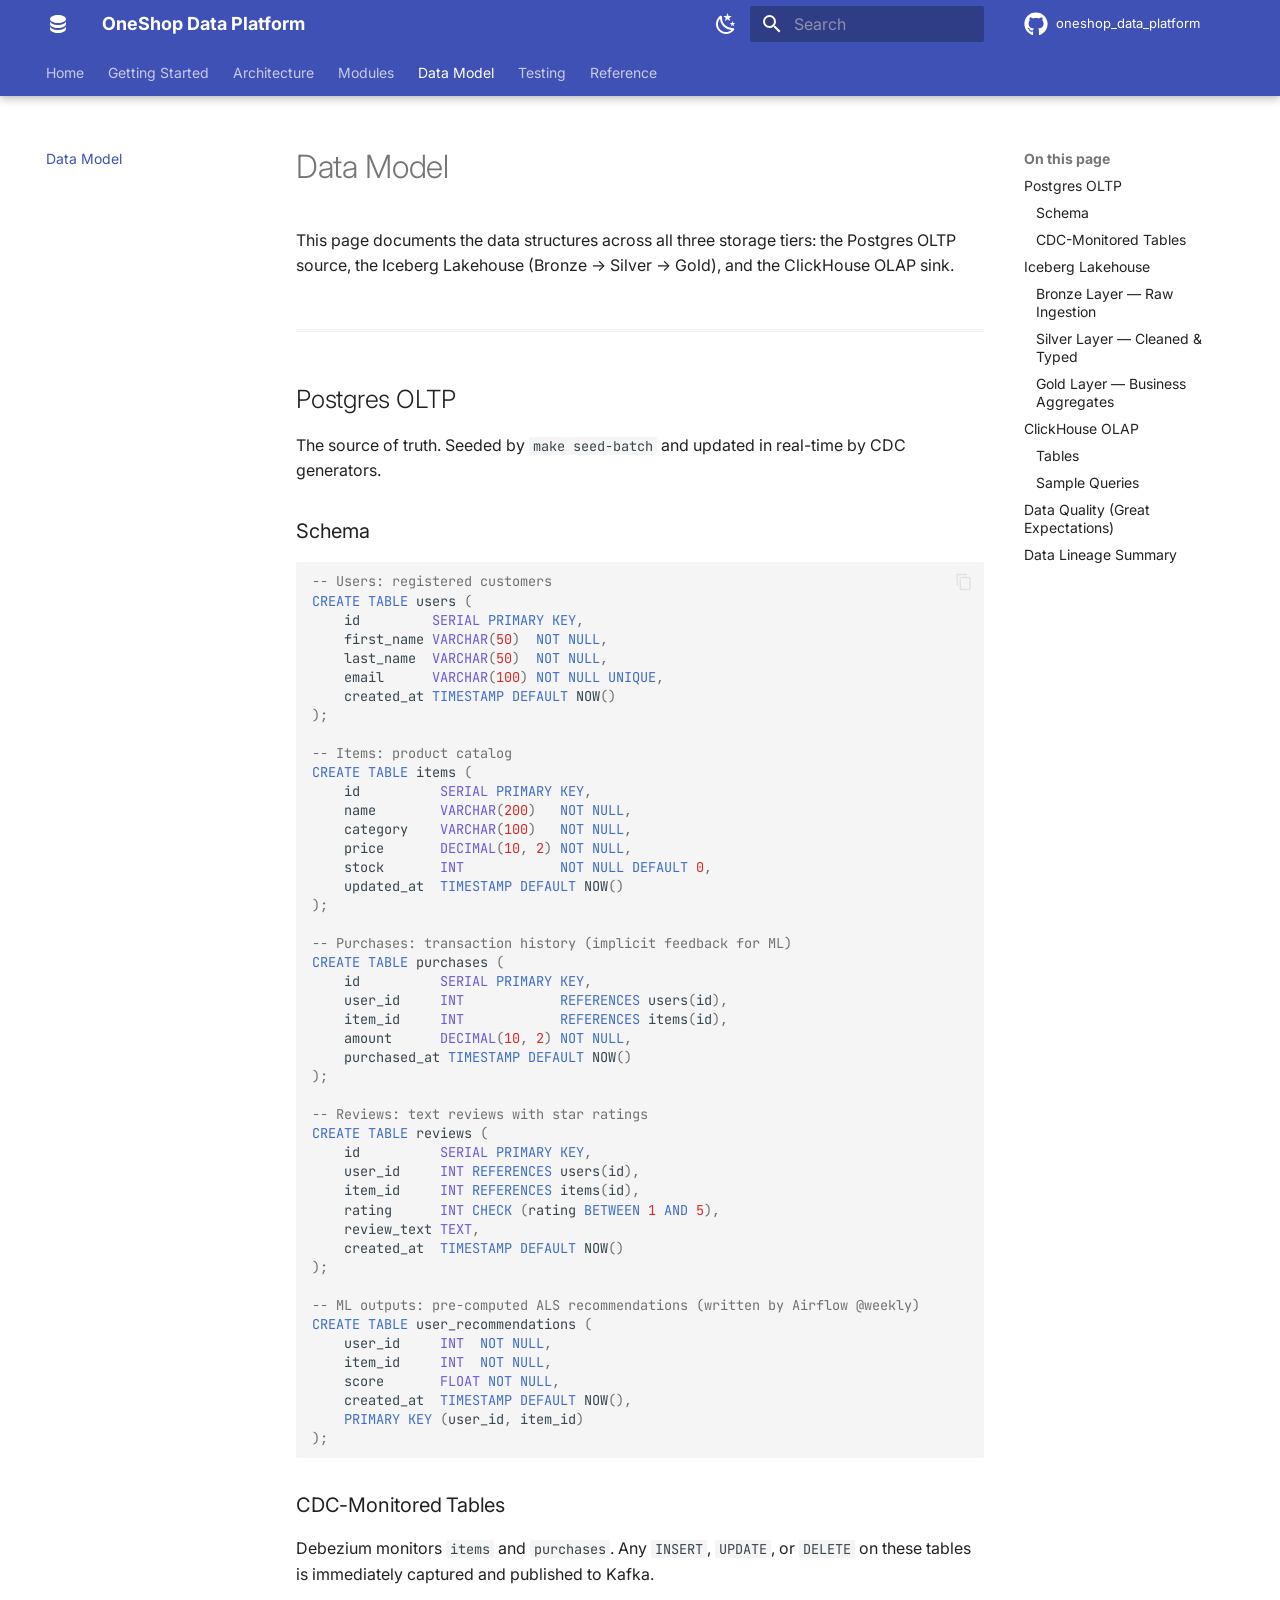
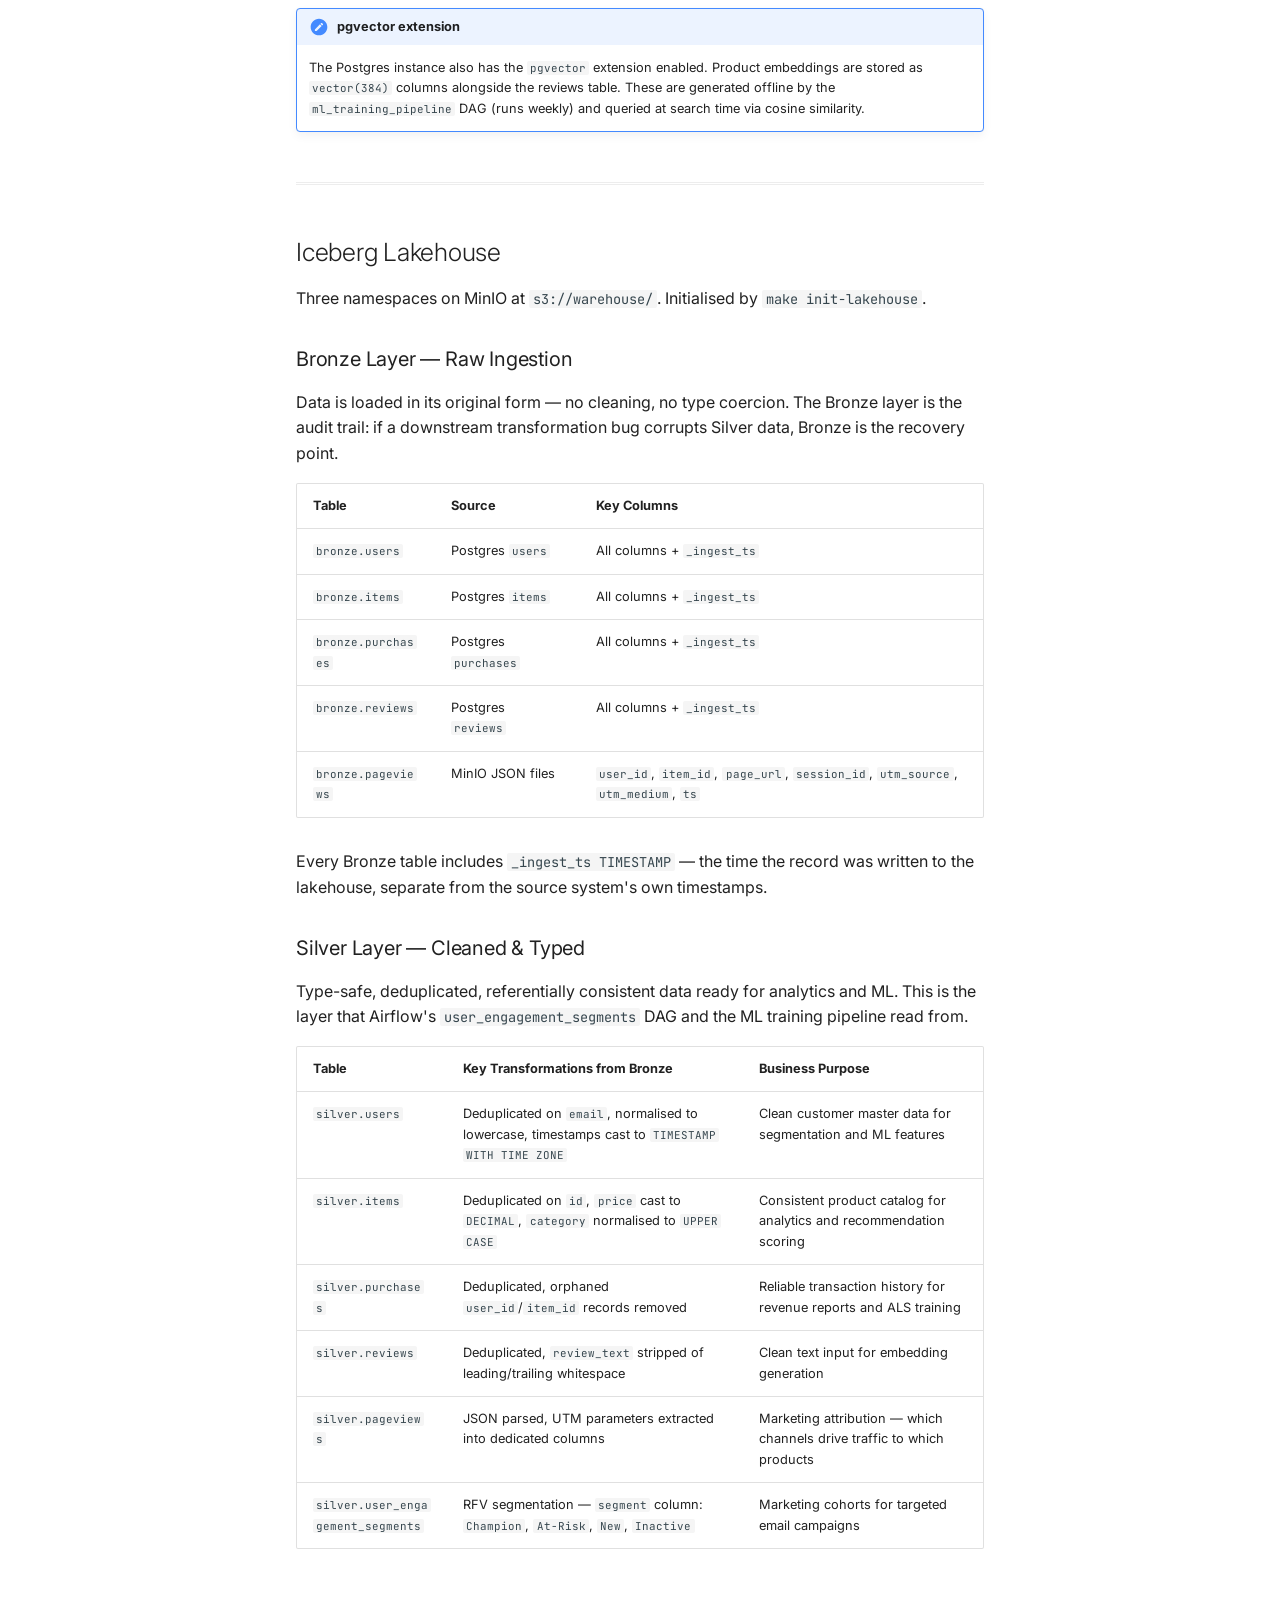
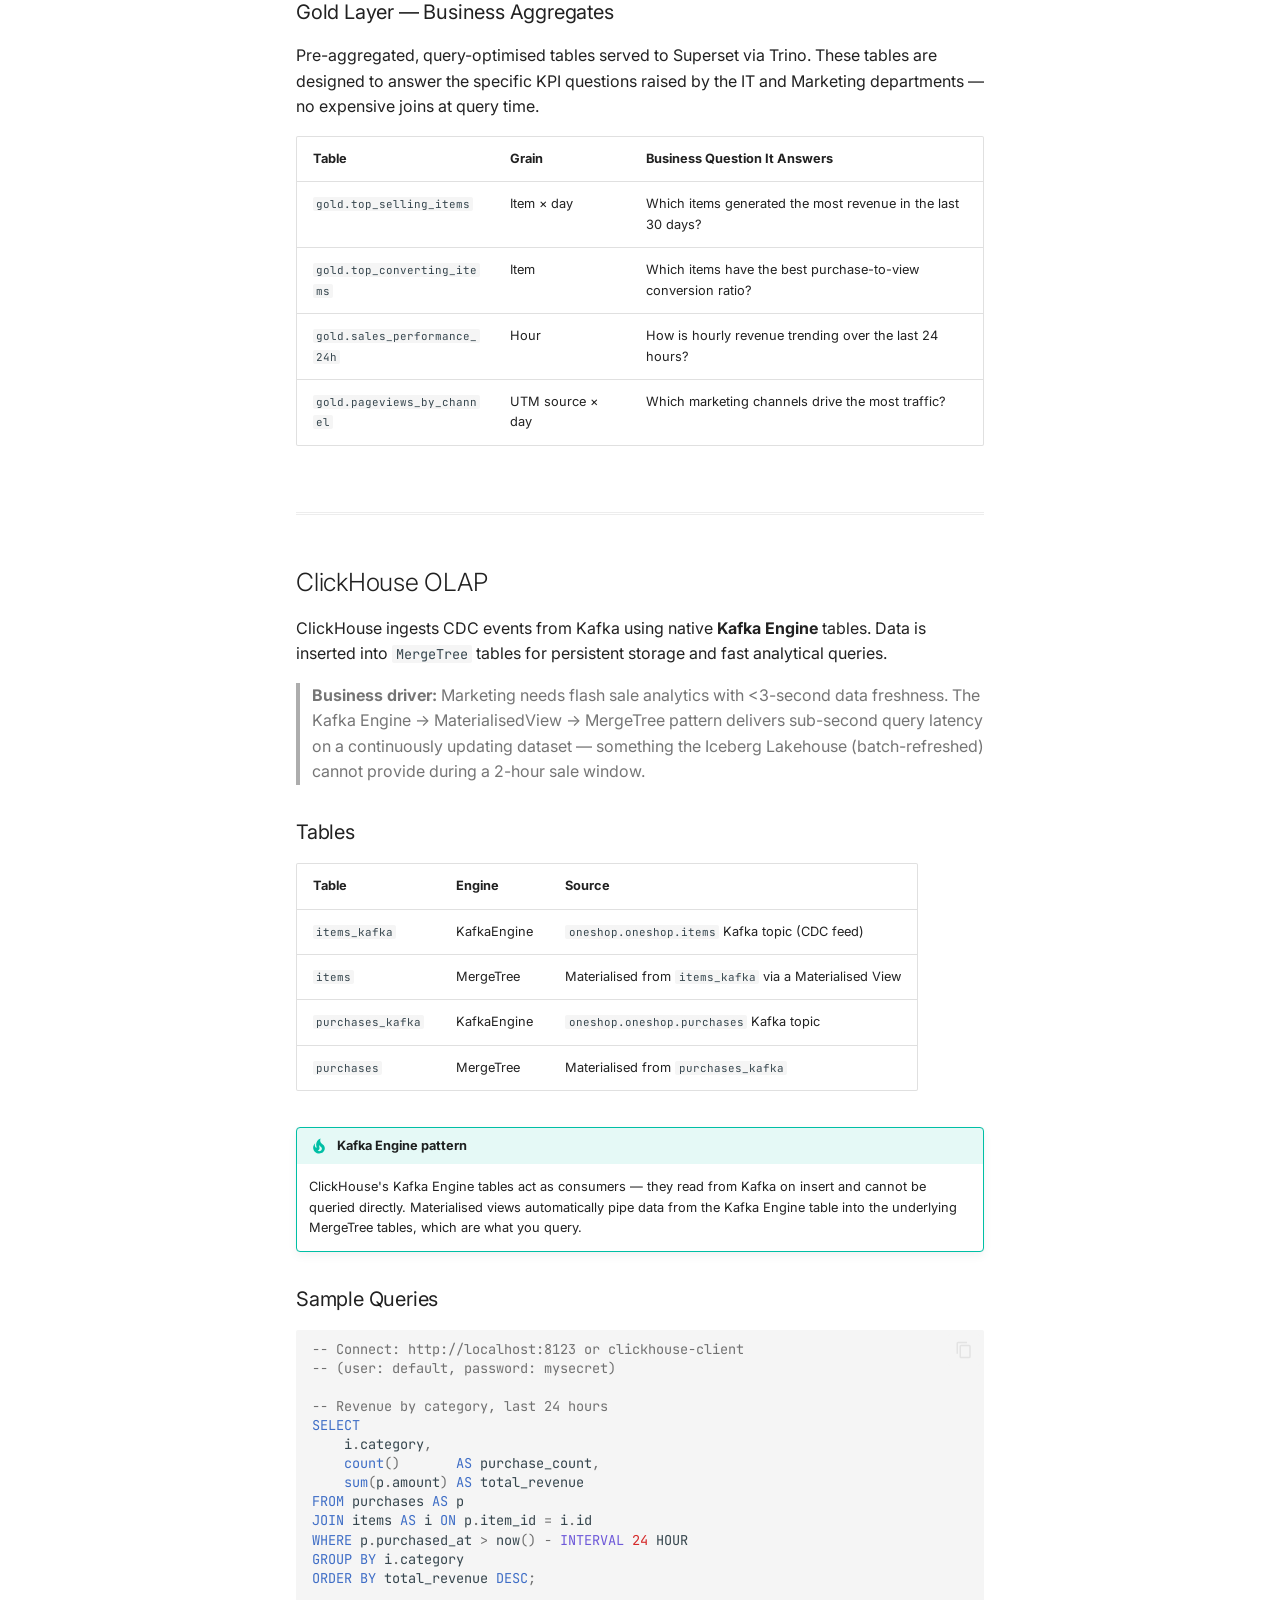
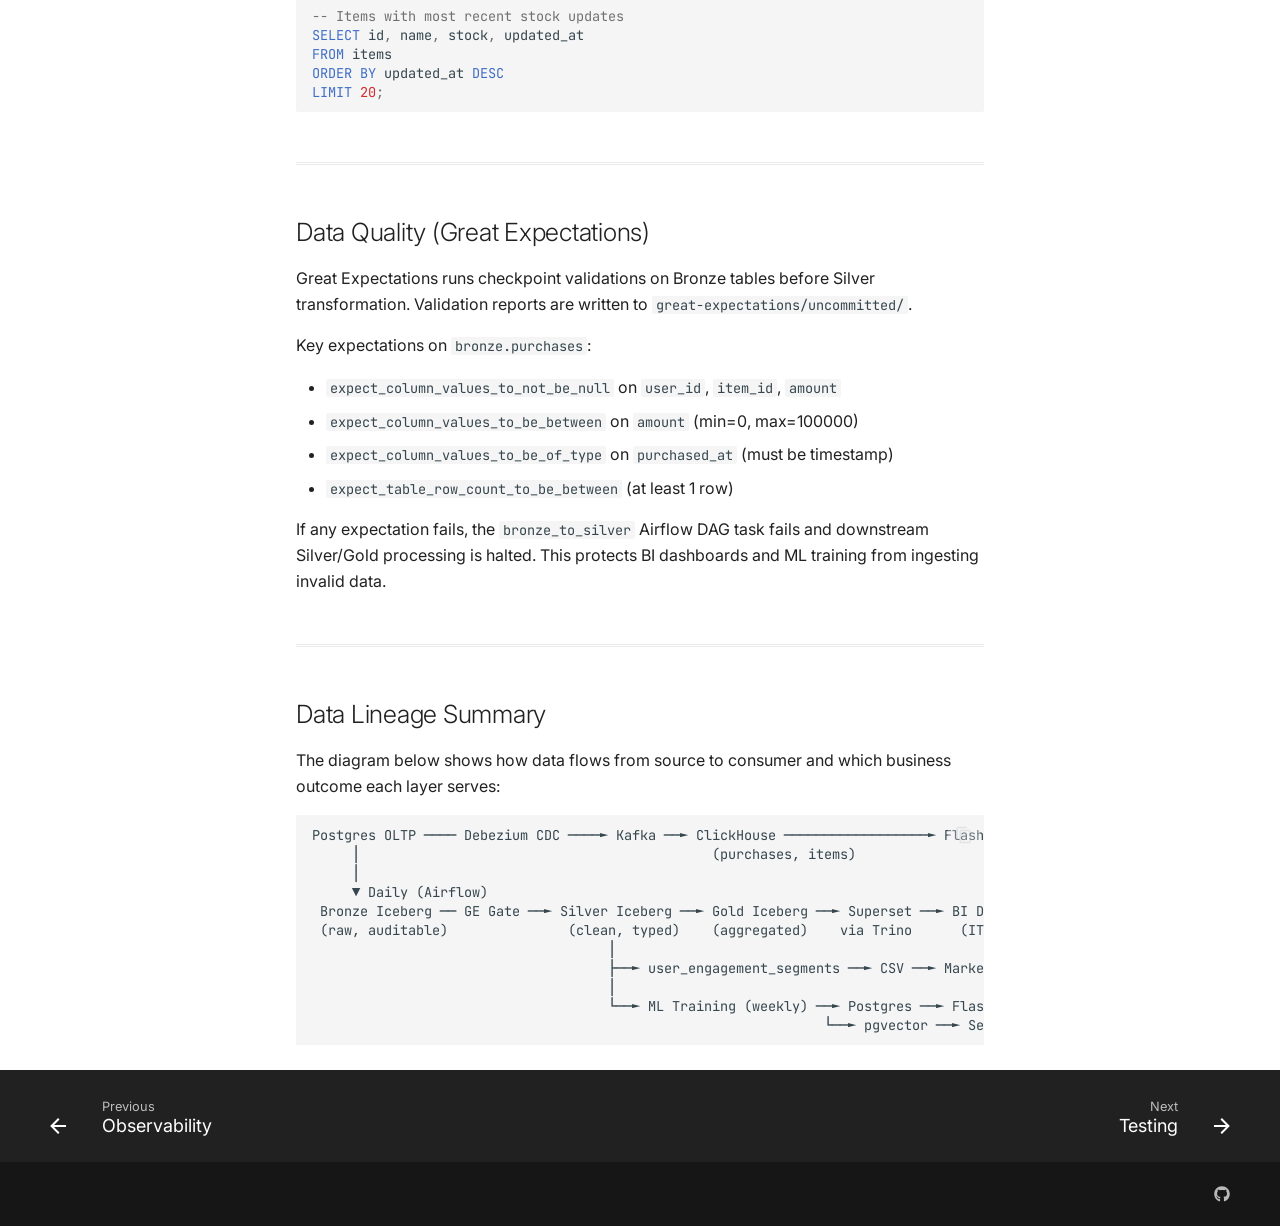
<file: data-model/index.html>
<!doctype html>
<html lang="en" class="no-js">
  <head>
    
      <meta charset="utf-8">
      <meta name="viewport" content="width=device-width,initial-scale=1">
      
        <meta name="description" content="Production-grade data engineering platform built on Apache open-source projects — batch, streaming, ML, and observability on a unified Lakehouse.">
      
      
      
        <link rel="canonical" href="https://mohammed-al-zubiri.github.io/oneshop_data_platform/data-model/">
      
      
        <link rel="prev" href="../modules/observability/">
      
      
        <link rel="next" href="../testing/">
      
      
        
      
      
      <link rel="icon" href="../assets/favicon.png">
      <meta name="generator" content="mkdocs-1.6.1, mkdocs-material-9.7.6">
    
    
      
        <title>Data Model - OneShop Data Platform</title>
      
    
    
      <link rel="stylesheet" href="../assets/stylesheets/main.484c7ddc.min.css">
      
        
        <link rel="stylesheet" href="../assets/stylesheets/palette.ab4e12ef.min.css">
      
      


    
    
      
    
    
      
        
        
        <link rel="preconnect" href="https://fonts.gstatic.com" crossorigin>
        <link rel="stylesheet" href="https://fonts.googleapis.com/css?family=Inter:300,300i,400,400i,700,700i%7CJetBrains+Mono:400,400i,700,700i&display=fallback">
        <style>:root{--md-text-font:"Inter";--md-code-font:"JetBrains Mono"}</style>
      
    
    
      <link rel="stylesheet" href="../assets/extra.css">
    
    <script>__md_scope=new URL("..",location),__md_hash=e=>[...e].reduce(((e,_)=>(e<<5)-e+_.charCodeAt(0)),0),__md_get=(e,_=localStorage,t=__md_scope)=>JSON.parse(_.getItem(t.pathname+"."+e)),__md_set=(e,_,t=localStorage,a=__md_scope)=>{try{t.setItem(a.pathname+"."+e,JSON.stringify(_))}catch(e){}}</script>
    
      

    
    
  </head>
  
  
    
    
      
    
    
    
    
    <body dir="ltr" data-md-color-scheme="slate" data-md-color-primary="indigo" data-md-color-accent="cyan">
  
    
    <input class="md-toggle" data-md-toggle="drawer" type="checkbox" id="__drawer" autocomplete="off">
    <input class="md-toggle" data-md-toggle="search" type="checkbox" id="__search" autocomplete="off">
    <label class="md-overlay" for="__drawer"></label>
    <div data-md-component="skip">
      
        
        <a href="#data-model" class="md-skip">
          Skip to content
        </a>
      
    </div>
    <div data-md-component="announce">
      
    </div>
    
    
      

  

<header class="md-header md-header--shadow md-header--lifted" data-md-component="header">
  <nav class="md-header__inner md-grid" aria-label="Header">
    <a href=".." title="OneShop Data Platform" class="md-header__button md-logo" aria-label="OneShop Data Platform" data-md-component="logo">
      
  
  <svg xmlns="http://www.w3.org/2000/svg" viewBox="0 0 24 24"><path d="M12 3C7.58 3 4 4.79 4 7s3.58 4 8 4 8-1.79 8-4-3.58-4-8-4M4 9v3c0 2.21 3.58 4 8 4s8-1.79 8-4V9c0 2.21-3.58 4-8 4s-8-1.79-8-4m0 5v3c0 2.21 3.58 4 8 4s8-1.79 8-4v-3c0 2.21-3.58 4-8 4s-8-1.79-8-4"/></svg>

    </a>
    <label class="md-header__button md-icon" for="__drawer">
      
      <svg xmlns="http://www.w3.org/2000/svg" viewBox="0 0 24 24"><path d="M3 6h18v2H3zm0 5h18v2H3zm0 5h18v2H3z"/></svg>
    </label>
    <div class="md-header__title" data-md-component="header-title">
      <div class="md-header__ellipsis">
        <div class="md-header__topic">
          <span class="md-ellipsis">
            OneShop Data Platform
          </span>
        </div>
        <div class="md-header__topic" data-md-component="header-topic">
          <span class="md-ellipsis">
            
              Data Model
            
          </span>
        </div>
      </div>
    </div>
    
      
        <form class="md-header__option" data-md-component="palette">
  
    
    
    
    <input class="md-option" data-md-color-media="(prefers-color-scheme: dark)" data-md-color-scheme="slate" data-md-color-primary="indigo" data-md-color-accent="cyan"  aria-label="Switch to light mode"  type="radio" name="__palette" id="__palette_0">
    
      <label class="md-header__button md-icon" title="Switch to light mode" for="__palette_1" hidden>
        <svg xmlns="http://www.w3.org/2000/svg" viewBox="0 0 24 24"><path d="M12 7a5 5 0 0 1 5 5 5 5 0 0 1-5 5 5 5 0 0 1-5-5 5 5 0 0 1 5-5m0 2a3 3 0 0 0-3 3 3 3 0 0 0 3 3 3 3 0 0 0 3-3 3 3 0 0 0-3-3m0-7 2.39 3.42C13.65 5.15 12.84 5 12 5s-1.65.15-2.39.42zM3.34 7l4.16-.35A7.2 7.2 0 0 0 5.94 8.5c-.44.74-.69 1.5-.83 2.29zm.02 10 1.76-3.77a7.131 7.131 0 0 0 2.38 4.14zM20.65 7l-1.77 3.79a7.02 7.02 0 0 0-2.38-4.15zm-.01 10-4.14.36c.59-.51 1.12-1.14 1.54-1.86.42-.73.69-1.5.83-2.29zM12 22l-2.41-3.44c.74.27 1.55.44 2.41.44.82 0 1.63-.17 2.37-.44z"/></svg>
      </label>
    
  
    
    
    
    <input class="md-option" data-md-color-media="(prefers-color-scheme: light)" data-md-color-scheme="default" data-md-color-primary="indigo" data-md-color-accent="cyan"  aria-label="Switch to dark mode"  type="radio" name="__palette" id="__palette_1">
    
      <label class="md-header__button md-icon" title="Switch to dark mode" for="__palette_0" hidden>
        <svg xmlns="http://www.w3.org/2000/svg" viewBox="0 0 24 24"><path d="m17.75 4.09-2.53 1.94.91 3.06-2.63-1.81-2.63 1.81.91-3.06-2.53-1.94L12.44 4l1.06-3 1.06 3zm3.5 6.91-1.64 1.25.59 1.98-1.7-1.17-1.7 1.17.59-1.98L15.75 11l2.06-.05L18.5 9l.69 1.95zm-2.28 4.95c.83-.08 1.72 1.1 1.19 1.85-.32.45-.66.87-1.08 1.27C15.17 23 8.84 23 4.94 19.07c-3.91-3.9-3.91-10.24 0-14.14.4-.4.82-.76 1.27-1.08.75-.53 1.93.36 1.85 1.19-.27 2.86.69 5.83 2.89 8.02a9.96 9.96 0 0 0 8.02 2.89m-1.64 2.02a12.08 12.08 0 0 1-7.8-3.47c-2.17-2.19-3.33-5-3.49-7.82-2.81 3.14-2.7 7.96.31 10.98 3.02 3.01 7.84 3.12 10.98.31"/></svg>
      </label>
    
  
</form>
      
    
    
      <script>var palette=__md_get("__palette");if(palette&&palette.color){if("(prefers-color-scheme)"===palette.color.media){var media=matchMedia("(prefers-color-scheme: light)"),input=document.querySelector(media.matches?"[data-md-color-media='(prefers-color-scheme: light)']":"[data-md-color-media='(prefers-color-scheme: dark)']");palette.color.media=input.getAttribute("data-md-color-media"),palette.color.scheme=input.getAttribute("data-md-color-scheme"),palette.color.primary=input.getAttribute("data-md-color-primary"),palette.color.accent=input.getAttribute("data-md-color-accent")}for(var[key,value]of Object.entries(palette.color))document.body.setAttribute("data-md-color-"+key,value)}</script>
    
    
    
      
      
        <label class="md-header__button md-icon" for="__search">
          
          <svg xmlns="http://www.w3.org/2000/svg" viewBox="0 0 24 24"><path d="M9.5 3A6.5 6.5 0 0 1 16 9.5c0 1.61-.59 3.09-1.56 4.23l.27.27h.79l5 5-1.5 1.5-5-5v-.79l-.27-.27A6.52 6.52 0 0 1 9.5 16 6.5 6.5 0 0 1 3 9.5 6.5 6.5 0 0 1 9.5 3m0 2C7 5 5 7 5 9.5S7 14 9.5 14 14 12 14 9.5 12 5 9.5 5"/></svg>
        </label>
        <div class="md-search" data-md-component="search" role="dialog">
  <label class="md-search__overlay" for="__search"></label>
  <div class="md-search__inner" role="search">
    <form class="md-search__form" name="search">
      <input type="text" class="md-search__input" name="query" aria-label="Search" placeholder="Search" autocapitalize="off" autocorrect="off" autocomplete="off" spellcheck="false" data-md-component="search-query" required>
      <label class="md-search__icon md-icon" for="__search">
        
        <svg xmlns="http://www.w3.org/2000/svg" viewBox="0 0 24 24"><path d="M9.5 3A6.5 6.5 0 0 1 16 9.5c0 1.61-.59 3.09-1.56 4.23l.27.27h.79l5 5-1.5 1.5-5-5v-.79l-.27-.27A6.52 6.52 0 0 1 9.5 16 6.5 6.5 0 0 1 3 9.5 6.5 6.5 0 0 1 9.5 3m0 2C7 5 5 7 5 9.5S7 14 9.5 14 14 12 14 9.5 12 5 9.5 5"/></svg>
        
        <svg xmlns="http://www.w3.org/2000/svg" viewBox="0 0 24 24"><path d="M20 11v2H8l5.5 5.5-1.42 1.42L4.16 12l7.92-7.92L13.5 5.5 8 11z"/></svg>
      </label>
      <nav class="md-search__options" aria-label="Search">
        
        <button type="reset" class="md-search__icon md-icon" title="Clear" aria-label="Clear" tabindex="-1">
          
          <svg xmlns="http://www.w3.org/2000/svg" viewBox="0 0 24 24"><path d="M19 6.41 17.59 5 12 10.59 6.41 5 5 6.41 10.59 12 5 17.59 6.41 19 12 13.41 17.59 19 19 17.59 13.41 12z"/></svg>
        </button>
      </nav>
      
        <div class="md-search__suggest" data-md-component="search-suggest"></div>
      
    </form>
    <div class="md-search__output">
      <div class="md-search__scrollwrap" tabindex="0" data-md-scrollfix>
        <div class="md-search-result" data-md-component="search-result">
          <div class="md-search-result__meta">
            Initializing search
          </div>
          <ol class="md-search-result__list" role="presentation"></ol>
        </div>
      </div>
    </div>
  </div>
</div>
      
    
    
      <div class="md-header__source">
        <a href="https://github.com/Mohammed-Al-Zubiri/oneshop_data_platform" title="Go to repository" class="md-source" data-md-component="source">
  <div class="md-source__icon md-icon">
    
    <svg xmlns="http://www.w3.org/2000/svg" viewBox="0 0 512 512"><!--! Font Awesome Free 7.1.0 by @fontawesome - https://fontawesome.com License - https://fontawesome.com/license/free (Icons: CC BY 4.0, Fonts: SIL OFL 1.1, Code: MIT License) Copyright 2025 Fonticons, Inc.--><path d="M173.9 397.4c0 2-2.3 3.6-5.2 3.6-3.3.3-5.6-1.3-5.6-3.6 0-2 2.3-3.6 5.2-3.6 3-.3 5.6 1.3 5.6 3.6m-31.1-4.5c-.7 2 1.3 4.3 4.3 4.9 2.6 1 5.6 0 6.2-2s-1.3-4.3-4.3-5.2c-2.6-.7-5.5.3-6.2 2.3m44.2-1.7c-2.9.7-4.9 2.6-4.6 4.9.3 2 2.9 3.3 5.9 2.6 2.9-.7 4.9-2.6 4.6-4.6-.3-1.9-3-3.2-5.9-2.9M252.8 8C114.1 8 8 113.3 8 252c0 110.9 69.8 205.8 169.5 239.2 12.8 2.3 17.3-5.6 17.3-12.1 0-6.2-.3-40.4-.3-61.4 0 0-70 15-84.7-29.8 0 0-11.4-29.1-27.8-36.6 0 0-22.9-15.7 1.6-15.4 0 0 24.9 2 38.6 25.8 21.9 38.6 58.6 27.5 72.9 20.9 2.3-16 8.8-27.1 16-33.7-55.9-6.2-112.3-14.3-112.3-110.5 0-27.5 7.6-41.3 23.6-58.9-2.6-6.5-11.1-33.3 2.6-67.9 20.9-6.5 69 27 69 27 20-5.6 41.5-8.5 62.8-8.5s42.8 2.9 62.8 8.5c0 0 48.1-33.6 69-27 13.7 34.7 5.2 61.4 2.6 67.9 16 17.7 25.8 31.5 25.8 58.9 0 96.5-58.9 104.2-114.8 110.5 9.2 7.9 17 22.9 17 46.4 0 33.7-.3 75.4-.3 83.6 0 6.5 4.6 14.4 17.3 12.1C436.2 457.8 504 362.9 504 252 504 113.3 391.5 8 252.8 8M105.2 352.9c-1.3 1-1 3.3.7 5.2 1.6 1.6 3.9 2.3 5.2 1 1.3-1 1-3.3-.7-5.2-1.6-1.6-3.9-2.3-5.2-1m-10.8-8.1c-.7 1.3.3 2.9 2.3 3.9 1.6 1 3.6.7 4.3-.7.7-1.3-.3-2.9-2.3-3.9-2-.6-3.6-.3-4.3.7m32.4 35.6c-1.6 1.3-1 4.3 1.3 6.2 2.3 2.3 5.2 2.6 6.5 1 1.3-1.3.7-4.3-1.3-6.2-2.2-2.3-5.2-2.6-6.5-1m-11.4-14.7c-1.6 1-1.6 3.6 0 5.9s4.3 3.3 5.6 2.3c1.6-1.3 1.6-3.9 0-6.2-1.4-2.3-4-3.3-5.6-2"/></svg>
  </div>
  <div class="md-source__repository">
    oneshop_data_platform
  </div>
</a>
      </div>
    
  </nav>
  
    
      
<nav class="md-tabs" aria-label="Tabs" data-md-component="tabs">
  <div class="md-grid">
    <ul class="md-tabs__list">
      
        
  
  
  
  
    <li class="md-tabs__item">
      <a href=".." class="md-tabs__link">
        
  
  
    
  
  Home

      </a>
    </li>
  

      
        
  
  
  
  
    <li class="md-tabs__item">
      <a href="../getting-started/" class="md-tabs__link">
        
  
  
    
  
  Getting Started

      </a>
    </li>
  

      
        
  
  
  
  
    <li class="md-tabs__item">
      <a href="../architecture/" class="md-tabs__link">
        
  
  
    
  
  Architecture

      </a>
    </li>
  

      
        
  
  
  
  
    
    
      <li class="md-tabs__item">
        <a href="../modules/batch/" class="md-tabs__link">
          
  
  
  Modules

        </a>
      </li>
    
  

      
        
  
  
  
    
  
  
    <li class="md-tabs__item md-tabs__item--active">
      <a href="./" class="md-tabs__link">
        
  
  
    
  
  Data Model

      </a>
    </li>
  

      
        
  
  
  
  
    <li class="md-tabs__item">
      <a href="../testing/" class="md-tabs__link">
        
  
  
    
  
  Testing

      </a>
    </li>
  

      
        
  
  
  
  
    
    
      <li class="md-tabs__item">
        <a href="../reference/make-commands/" class="md-tabs__link">
          
  
  
  Reference

        </a>
      </li>
    
  

      
    </ul>
  </div>
</nav>
    
  
</header>
    
    <div class="md-container" data-md-component="container">
      
      
        
      
      <main class="md-main" data-md-component="main">
        <div class="md-main__inner md-grid">
          
            
              
              <div class="md-sidebar md-sidebar--primary" data-md-component="sidebar" data-md-type="navigation" >
                <div class="md-sidebar__scrollwrap">
                  <div class="md-sidebar__inner">
                    


  


<nav class="md-nav md-nav--primary md-nav--lifted" aria-label="Navigation" data-md-level="0">
  <label class="md-nav__title" for="__drawer">
    <a href=".." title="OneShop Data Platform" class="md-nav__button md-logo" aria-label="OneShop Data Platform" data-md-component="logo">
      
  
  <svg xmlns="http://www.w3.org/2000/svg" viewBox="0 0 24 24"><path d="M12 3C7.58 3 4 4.79 4 7s3.58 4 8 4 8-1.79 8-4-3.58-4-8-4M4 9v3c0 2.21 3.58 4 8 4s8-1.79 8-4V9c0 2.21-3.58 4-8 4s-8-1.79-8-4m0 5v3c0 2.21 3.58 4 8 4s8-1.79 8-4v-3c0 2.21-3.58 4-8 4s-8-1.79-8-4"/></svg>

    </a>
    OneShop Data Platform
  </label>
  
    <div class="md-nav__source">
      <a href="https://github.com/Mohammed-Al-Zubiri/oneshop_data_platform" title="Go to repository" class="md-source" data-md-component="source">
  <div class="md-source__icon md-icon">
    
    <svg xmlns="http://www.w3.org/2000/svg" viewBox="0 0 512 512"><!--! Font Awesome Free 7.1.0 by @fontawesome - https://fontawesome.com License - https://fontawesome.com/license/free (Icons: CC BY 4.0, Fonts: SIL OFL 1.1, Code: MIT License) Copyright 2025 Fonticons, Inc.--><path d="M173.9 397.4c0 2-2.3 3.6-5.2 3.6-3.3.3-5.6-1.3-5.6-3.6 0-2 2.3-3.6 5.2-3.6 3-.3 5.6 1.3 5.6 3.6m-31.1-4.5c-.7 2 1.3 4.3 4.3 4.9 2.6 1 5.6 0 6.2-2s-1.3-4.3-4.3-5.2c-2.6-.7-5.5.3-6.2 2.3m44.2-1.7c-2.9.7-4.9 2.6-4.6 4.9.3 2 2.9 3.3 5.9 2.6 2.9-.7 4.9-2.6 4.6-4.6-.3-1.9-3-3.2-5.9-2.9M252.8 8C114.1 8 8 113.3 8 252c0 110.9 69.8 205.8 169.5 239.2 12.8 2.3 17.3-5.6 17.3-12.1 0-6.2-.3-40.4-.3-61.4 0 0-70 15-84.7-29.8 0 0-11.4-29.1-27.8-36.6 0 0-22.9-15.7 1.6-15.4 0 0 24.9 2 38.6 25.8 21.9 38.6 58.6 27.5 72.9 20.9 2.3-16 8.8-27.1 16-33.7-55.9-6.2-112.3-14.3-112.3-110.5 0-27.5 7.6-41.3 23.6-58.9-2.6-6.5-11.1-33.3 2.6-67.9 20.9-6.5 69 27 69 27 20-5.6 41.5-8.5 62.8-8.5s42.8 2.9 62.8 8.5c0 0 48.1-33.6 69-27 13.7 34.7 5.2 61.4 2.6 67.9 16 17.7 25.8 31.5 25.8 58.9 0 96.5-58.9 104.2-114.8 110.5 9.2 7.9 17 22.9 17 46.4 0 33.7-.3 75.4-.3 83.6 0 6.5 4.6 14.4 17.3 12.1C436.2 457.8 504 362.9 504 252 504 113.3 391.5 8 252.8 8M105.2 352.9c-1.3 1-1 3.3.7 5.2 1.6 1.6 3.9 2.3 5.2 1 1.3-1 1-3.3-.7-5.2-1.6-1.6-3.9-2.3-5.2-1m-10.8-8.1c-.7 1.3.3 2.9 2.3 3.9 1.6 1 3.6.7 4.3-.7.7-1.3-.3-2.9-2.3-3.9-2-.6-3.6-.3-4.3.7m32.4 35.6c-1.6 1.3-1 4.3 1.3 6.2 2.3 2.3 5.2 2.6 6.5 1 1.3-1.3.7-4.3-1.3-6.2-2.2-2.3-5.2-2.6-6.5-1m-11.4-14.7c-1.6 1-1.6 3.6 0 5.9s4.3 3.3 5.6 2.3c1.6-1.3 1.6-3.9 0-6.2-1.4-2.3-4-3.3-5.6-2"/></svg>
  </div>
  <div class="md-source__repository">
    oneshop_data_platform
  </div>
</a>
    </div>
  
  <ul class="md-nav__list" data-md-scrollfix>
    
      
      
  
  
  
  
    <li class="md-nav__item">
      <a href=".." class="md-nav__link">
        
  
  
  <span class="md-ellipsis">
    
  
    Home
  

    
  </span>
  
  

      </a>
    </li>
  

    
      
      
  
  
  
  
    <li class="md-nav__item">
      <a href="../getting-started/" class="md-nav__link">
        
  
  
  <span class="md-ellipsis">
    
  
    Getting Started
  

    
  </span>
  
  

      </a>
    </li>
  

    
      
      
  
  
  
  
    <li class="md-nav__item">
      <a href="../architecture/" class="md-nav__link">
        
  
  
  <span class="md-ellipsis">
    
  
    Architecture
  

    
  </span>
  
  

      </a>
    </li>
  

    
      
      
  
  
  
  
    
    
    
    
      
      
        
      
    
    
    <li class="md-nav__item md-nav__item--nested">
      
        
        
          
        
        <input class="md-nav__toggle md-toggle md-toggle--indeterminate" type="checkbox" id="__nav_4" >
        
          
          <label class="md-nav__link" for="__nav_4" id="__nav_4_label" tabindex="0">
            
  
  
  <span class="md-ellipsis">
    
  
    Modules
  

    
  </span>
  
  

            <span class="md-nav__icon md-icon"></span>
          </label>
        
        <nav class="md-nav" data-md-level="1" aria-labelledby="__nav_4_label" aria-expanded="false">
          <label class="md-nav__title" for="__nav_4">
            <span class="md-nav__icon md-icon"></span>
            
  
    Modules
  

          </label>
          <ul class="md-nav__list" data-md-scrollfix>
            
              
                
  
  
  
  
    <li class="md-nav__item">
      <a href="../modules/batch/" class="md-nav__link">
        
  
  
  <span class="md-ellipsis">
    
  
    Batch Pipeline
  

    
  </span>
  
  

      </a>
    </li>
  

              
            
              
                
  
  
  
  
    <li class="md-nav__item">
      <a href="../modules/realtime/" class="md-nav__link">
        
  
  
  <span class="md-ellipsis">
    
  
    Real-Time Pipeline
  

    
  </span>
  
  

      </a>
    </li>
  

              
            
              
                
  
  
  
  
    <li class="md-nav__item">
      <a href="../modules/ml/" class="md-nav__link">
        
  
  
  <span class="md-ellipsis">
    
  
    ML & AI
  

    
  </span>
  
  

      </a>
    </li>
  

              
            
              
                
  
  
  
  
    <li class="md-nav__item">
      <a href="../modules/observability/" class="md-nav__link">
        
  
  
  <span class="md-ellipsis">
    
  
    Observability
  

    
  </span>
  
  

      </a>
    </li>
  

              
            
          </ul>
        </nav>
      
    </li>
  

    
      
      
  
  
    
  
  
  
    <li class="md-nav__item md-nav__item--active">
      
      <input class="md-nav__toggle md-toggle" type="checkbox" id="__toc">
      
      
        
      
      
        <label class="md-nav__link md-nav__link--active" for="__toc">
          
  
  
  <span class="md-ellipsis">
    
  
    Data Model
  

    
  </span>
  
  

          <span class="md-nav__icon md-icon"></span>
        </label>
      
      <a href="./" class="md-nav__link md-nav__link--active">
        
  
  
  <span class="md-ellipsis">
    
  
    Data Model
  

    
  </span>
  
  

      </a>
      
        

  

<nav class="md-nav md-nav--secondary" aria-label="On this page">
  
  
  
    
  
  
    <label class="md-nav__title" for="__toc">
      <span class="md-nav__icon md-icon"></span>
      On this page
    </label>
    <ul class="md-nav__list" data-md-component="toc" data-md-scrollfix>
      
        <li class="md-nav__item">
  <a href="#postgres-oltp" class="md-nav__link">
    <span class="md-ellipsis">
      
        Postgres OLTP
      
    </span>
  </a>
  
    <nav class="md-nav" aria-label="Postgres OLTP">
      <ul class="md-nav__list">
        
          <li class="md-nav__item">
  <a href="#schema" class="md-nav__link">
    <span class="md-ellipsis">
      
        Schema
      
    </span>
  </a>
  
</li>
        
          <li class="md-nav__item">
  <a href="#cdc-monitored-tables" class="md-nav__link">
    <span class="md-ellipsis">
      
        CDC-Monitored Tables
      
    </span>
  </a>
  
</li>
        
      </ul>
    </nav>
  
</li>
      
        <li class="md-nav__item">
  <a href="#iceberg-lakehouse" class="md-nav__link">
    <span class="md-ellipsis">
      
        Iceberg Lakehouse
      
    </span>
  </a>
  
    <nav class="md-nav" aria-label="Iceberg Lakehouse">
      <ul class="md-nav__list">
        
          <li class="md-nav__item">
  <a href="#bronze-layer-raw-ingestion" class="md-nav__link">
    <span class="md-ellipsis">
      
        Bronze Layer — Raw Ingestion
      
    </span>
  </a>
  
</li>
        
          <li class="md-nav__item">
  <a href="#silver-layer-cleaned-typed" class="md-nav__link">
    <span class="md-ellipsis">
      
        Silver Layer — Cleaned &amp; Typed
      
    </span>
  </a>
  
</li>
        
          <li class="md-nav__item">
  <a href="#gold-layer-business-aggregates" class="md-nav__link">
    <span class="md-ellipsis">
      
        Gold Layer — Business Aggregates
      
    </span>
  </a>
  
</li>
        
      </ul>
    </nav>
  
</li>
      
        <li class="md-nav__item">
  <a href="#clickhouse-olap" class="md-nav__link">
    <span class="md-ellipsis">
      
        ClickHouse OLAP
      
    </span>
  </a>
  
    <nav class="md-nav" aria-label="ClickHouse OLAP">
      <ul class="md-nav__list">
        
          <li class="md-nav__item">
  <a href="#tables" class="md-nav__link">
    <span class="md-ellipsis">
      
        Tables
      
    </span>
  </a>
  
</li>
        
          <li class="md-nav__item">
  <a href="#sample-queries" class="md-nav__link">
    <span class="md-ellipsis">
      
        Sample Queries
      
    </span>
  </a>
  
</li>
        
      </ul>
    </nav>
  
</li>
      
        <li class="md-nav__item">
  <a href="#data-quality-great-expectations" class="md-nav__link">
    <span class="md-ellipsis">
      
        Data Quality (Great Expectations)
      
    </span>
  </a>
  
</li>
      
        <li class="md-nav__item">
  <a href="#data-lineage-summary" class="md-nav__link">
    <span class="md-ellipsis">
      
        Data Lineage Summary
      
    </span>
  </a>
  
</li>
      
    </ul>
  
</nav>
      
    </li>
  

    
      
      
  
  
  
  
    <li class="md-nav__item">
      <a href="../testing/" class="md-nav__link">
        
  
  
  <span class="md-ellipsis">
    
  
    Testing
  

    
  </span>
  
  

      </a>
    </li>
  

    
      
      
  
  
  
  
    
    
    
    
      
      
        
      
    
    
    <li class="md-nav__item md-nav__item--nested">
      
        
        
          
        
        <input class="md-nav__toggle md-toggle md-toggle--indeterminate" type="checkbox" id="__nav_7" >
        
          
          <label class="md-nav__link" for="__nav_7" id="__nav_7_label" tabindex="0">
            
  
  
  <span class="md-ellipsis">
    
  
    Reference
  

    
  </span>
  
  

            <span class="md-nav__icon md-icon"></span>
          </label>
        
        <nav class="md-nav" data-md-level="1" aria-labelledby="__nav_7_label" aria-expanded="false">
          <label class="md-nav__title" for="__nav_7">
            <span class="md-nav__icon md-icon"></span>
            
  
    Reference
  

          </label>
          <ul class="md-nav__list" data-md-scrollfix>
            
              
                
  
  
  
  
    <li class="md-nav__item">
      <a href="../reference/make-commands/" class="md-nav__link">
        
  
  
  <span class="md-ellipsis">
    
  
    Make Commands
  

    
  </span>
  
  

      </a>
    </li>
  

              
            
              
                
  
  
  
  
    <li class="md-nav__item">
      <a href="../reference/service-endpoints/" class="md-nav__link">
        
  
  
  <span class="md-ellipsis">
    
  
    Service Endpoints
  

    
  </span>
  
  

      </a>
    </li>
  

              
            
          </ul>
        </nav>
      
    </li>
  

    
  </ul>
</nav>
                  </div>
                </div>
              </div>
            
            
              
              <div class="md-sidebar md-sidebar--secondary" data-md-component="sidebar" data-md-type="toc" >
                <div class="md-sidebar__scrollwrap">
                  <div class="md-sidebar__inner">
                    

  

<nav class="md-nav md-nav--secondary" aria-label="On this page">
  
  
  
    
  
  
    <label class="md-nav__title" for="__toc">
      <span class="md-nav__icon md-icon"></span>
      On this page
    </label>
    <ul class="md-nav__list" data-md-component="toc" data-md-scrollfix>
      
        <li class="md-nav__item">
  <a href="#postgres-oltp" class="md-nav__link">
    <span class="md-ellipsis">
      
        Postgres OLTP
      
    </span>
  </a>
  
    <nav class="md-nav" aria-label="Postgres OLTP">
      <ul class="md-nav__list">
        
          <li class="md-nav__item">
  <a href="#schema" class="md-nav__link">
    <span class="md-ellipsis">
      
        Schema
      
    </span>
  </a>
  
</li>
        
          <li class="md-nav__item">
  <a href="#cdc-monitored-tables" class="md-nav__link">
    <span class="md-ellipsis">
      
        CDC-Monitored Tables
      
    </span>
  </a>
  
</li>
        
      </ul>
    </nav>
  
</li>
      
        <li class="md-nav__item">
  <a href="#iceberg-lakehouse" class="md-nav__link">
    <span class="md-ellipsis">
      
        Iceberg Lakehouse
      
    </span>
  </a>
  
    <nav class="md-nav" aria-label="Iceberg Lakehouse">
      <ul class="md-nav__list">
        
          <li class="md-nav__item">
  <a href="#bronze-layer-raw-ingestion" class="md-nav__link">
    <span class="md-ellipsis">
      
        Bronze Layer — Raw Ingestion
      
    </span>
  </a>
  
</li>
        
          <li class="md-nav__item">
  <a href="#silver-layer-cleaned-typed" class="md-nav__link">
    <span class="md-ellipsis">
      
        Silver Layer — Cleaned &amp; Typed
      
    </span>
  </a>
  
</li>
        
          <li class="md-nav__item">
  <a href="#gold-layer-business-aggregates" class="md-nav__link">
    <span class="md-ellipsis">
      
        Gold Layer — Business Aggregates
      
    </span>
  </a>
  
</li>
        
      </ul>
    </nav>
  
</li>
      
        <li class="md-nav__item">
  <a href="#clickhouse-olap" class="md-nav__link">
    <span class="md-ellipsis">
      
        ClickHouse OLAP
      
    </span>
  </a>
  
    <nav class="md-nav" aria-label="ClickHouse OLAP">
      <ul class="md-nav__list">
        
          <li class="md-nav__item">
  <a href="#tables" class="md-nav__link">
    <span class="md-ellipsis">
      
        Tables
      
    </span>
  </a>
  
</li>
        
          <li class="md-nav__item">
  <a href="#sample-queries" class="md-nav__link">
    <span class="md-ellipsis">
      
        Sample Queries
      
    </span>
  </a>
  
</li>
        
      </ul>
    </nav>
  
</li>
      
        <li class="md-nav__item">
  <a href="#data-quality-great-expectations" class="md-nav__link">
    <span class="md-ellipsis">
      
        Data Quality (Great Expectations)
      
    </span>
  </a>
  
</li>
      
        <li class="md-nav__item">
  <a href="#data-lineage-summary" class="md-nav__link">
    <span class="md-ellipsis">
      
        Data Lineage Summary
      
    </span>
  </a>
  
</li>
      
    </ul>
  
</nav>
                  </div>
                </div>
              </div>
            
          
          
            <div class="md-content" data-md-component="content">
              
              <article class="md-content__inner md-typeset">
                
                  



<h1 id="data-model">Data Model<a class="headerlink" href="#data-model" title="Permanent link">&para;</a></h1>
<p>This page documents the data structures across all three storage tiers: the Postgres OLTP source, the Iceberg Lakehouse (Bronze → Silver → Gold), and the ClickHouse OLAP sink.</p>
<hr />
<h2 id="postgres-oltp">Postgres OLTP<a class="headerlink" href="#postgres-oltp" title="Permanent link">&para;</a></h2>
<p>The source of truth. Seeded by <code>make seed-batch</code> and updated in real-time by CDC generators.</p>
<h3 id="schema">Schema<a class="headerlink" href="#schema" title="Permanent link">&para;</a></h3>
<div class="language-sql highlight"><pre><span></span><code><span id="__span-0-1"><a id="__codelineno-0-1" name="__codelineno-0-1" href="#__codelineno-0-1"></a><span class="c1">-- Users: registered customers</span>
</span><span id="__span-0-2"><a id="__codelineno-0-2" name="__codelineno-0-2" href="#__codelineno-0-2"></a><span class="k">CREATE</span><span class="w"> </span><span class="k">TABLE</span><span class="w"> </span><span class="n">users</span><span class="w"> </span><span class="p">(</span>
</span><span id="__span-0-3"><a id="__codelineno-0-3" name="__codelineno-0-3" href="#__codelineno-0-3"></a><span class="w">    </span><span class="n">id</span><span class="w">         </span><span class="nb">SERIAL</span><span class="w"> </span><span class="k">PRIMARY</span><span class="w"> </span><span class="k">KEY</span><span class="p">,</span>
</span><span id="__span-0-4"><a id="__codelineno-0-4" name="__codelineno-0-4" href="#__codelineno-0-4"></a><span class="w">    </span><span class="n">first_name</span><span class="w"> </span><span class="nb">VARCHAR</span><span class="p">(</span><span class="mi">50</span><span class="p">)</span><span class="w">  </span><span class="k">NOT</span><span class="w"> </span><span class="k">NULL</span><span class="p">,</span>
</span><span id="__span-0-5"><a id="__codelineno-0-5" name="__codelineno-0-5" href="#__codelineno-0-5"></a><span class="w">    </span><span class="n">last_name</span><span class="w">  </span><span class="nb">VARCHAR</span><span class="p">(</span><span class="mi">50</span><span class="p">)</span><span class="w">  </span><span class="k">NOT</span><span class="w"> </span><span class="k">NULL</span><span class="p">,</span>
</span><span id="__span-0-6"><a id="__codelineno-0-6" name="__codelineno-0-6" href="#__codelineno-0-6"></a><span class="w">    </span><span class="n">email</span><span class="w">      </span><span class="nb">VARCHAR</span><span class="p">(</span><span class="mi">100</span><span class="p">)</span><span class="w"> </span><span class="k">NOT</span><span class="w"> </span><span class="k">NULL</span><span class="w"> </span><span class="k">UNIQUE</span><span class="p">,</span>
</span><span id="__span-0-7"><a id="__codelineno-0-7" name="__codelineno-0-7" href="#__codelineno-0-7"></a><span class="w">    </span><span class="n">created_at</span><span class="w"> </span><span class="k">TIMESTAMP</span><span class="w"> </span><span class="k">DEFAULT</span><span class="w"> </span><span class="n">NOW</span><span class="p">()</span>
</span><span id="__span-0-8"><a id="__codelineno-0-8" name="__codelineno-0-8" href="#__codelineno-0-8"></a><span class="p">);</span>
</span><span id="__span-0-9"><a id="__codelineno-0-9" name="__codelineno-0-9" href="#__codelineno-0-9"></a>
</span><span id="__span-0-10"><a id="__codelineno-0-10" name="__codelineno-0-10" href="#__codelineno-0-10"></a><span class="c1">-- Items: product catalog</span>
</span><span id="__span-0-11"><a id="__codelineno-0-11" name="__codelineno-0-11" href="#__codelineno-0-11"></a><span class="k">CREATE</span><span class="w"> </span><span class="k">TABLE</span><span class="w"> </span><span class="n">items</span><span class="w"> </span><span class="p">(</span>
</span><span id="__span-0-12"><a id="__codelineno-0-12" name="__codelineno-0-12" href="#__codelineno-0-12"></a><span class="w">    </span><span class="n">id</span><span class="w">          </span><span class="nb">SERIAL</span><span class="w"> </span><span class="k">PRIMARY</span><span class="w"> </span><span class="k">KEY</span><span class="p">,</span>
</span><span id="__span-0-13"><a id="__codelineno-0-13" name="__codelineno-0-13" href="#__codelineno-0-13"></a><span class="w">    </span><span class="n">name</span><span class="w">        </span><span class="nb">VARCHAR</span><span class="p">(</span><span class="mi">200</span><span class="p">)</span><span class="w">   </span><span class="k">NOT</span><span class="w"> </span><span class="k">NULL</span><span class="p">,</span>
</span><span id="__span-0-14"><a id="__codelineno-0-14" name="__codelineno-0-14" href="#__codelineno-0-14"></a><span class="w">    </span><span class="n">category</span><span class="w">    </span><span class="nb">VARCHAR</span><span class="p">(</span><span class="mi">100</span><span class="p">)</span><span class="w">   </span><span class="k">NOT</span><span class="w"> </span><span class="k">NULL</span><span class="p">,</span>
</span><span id="__span-0-15"><a id="__codelineno-0-15" name="__codelineno-0-15" href="#__codelineno-0-15"></a><span class="w">    </span><span class="n">price</span><span class="w">       </span><span class="nb">DECIMAL</span><span class="p">(</span><span class="mi">10</span><span class="p">,</span><span class="w"> </span><span class="mi">2</span><span class="p">)</span><span class="w"> </span><span class="k">NOT</span><span class="w"> </span><span class="k">NULL</span><span class="p">,</span>
</span><span id="__span-0-16"><a id="__codelineno-0-16" name="__codelineno-0-16" href="#__codelineno-0-16"></a><span class="w">    </span><span class="n">stock</span><span class="w">       </span><span class="nb">INT</span><span class="w">            </span><span class="k">NOT</span><span class="w"> </span><span class="k">NULL</span><span class="w"> </span><span class="k">DEFAULT</span><span class="w"> </span><span class="mi">0</span><span class="p">,</span>
</span><span id="__span-0-17"><a id="__codelineno-0-17" name="__codelineno-0-17" href="#__codelineno-0-17"></a><span class="w">    </span><span class="n">updated_at</span><span class="w">  </span><span class="k">TIMESTAMP</span><span class="w"> </span><span class="k">DEFAULT</span><span class="w"> </span><span class="n">NOW</span><span class="p">()</span>
</span><span id="__span-0-18"><a id="__codelineno-0-18" name="__codelineno-0-18" href="#__codelineno-0-18"></a><span class="p">);</span>
</span><span id="__span-0-19"><a id="__codelineno-0-19" name="__codelineno-0-19" href="#__codelineno-0-19"></a>
</span><span id="__span-0-20"><a id="__codelineno-0-20" name="__codelineno-0-20" href="#__codelineno-0-20"></a><span class="c1">-- Purchases: transaction history (implicit feedback for ML)</span>
</span><span id="__span-0-21"><a id="__codelineno-0-21" name="__codelineno-0-21" href="#__codelineno-0-21"></a><span class="k">CREATE</span><span class="w"> </span><span class="k">TABLE</span><span class="w"> </span><span class="n">purchases</span><span class="w"> </span><span class="p">(</span>
</span><span id="__span-0-22"><a id="__codelineno-0-22" name="__codelineno-0-22" href="#__codelineno-0-22"></a><span class="w">    </span><span class="n">id</span><span class="w">          </span><span class="nb">SERIAL</span><span class="w"> </span><span class="k">PRIMARY</span><span class="w"> </span><span class="k">KEY</span><span class="p">,</span>
</span><span id="__span-0-23"><a id="__codelineno-0-23" name="__codelineno-0-23" href="#__codelineno-0-23"></a><span class="w">    </span><span class="n">user_id</span><span class="w">     </span><span class="nb">INT</span><span class="w">            </span><span class="k">REFERENCES</span><span class="w"> </span><span class="n">users</span><span class="p">(</span><span class="n">id</span><span class="p">),</span>
</span><span id="__span-0-24"><a id="__codelineno-0-24" name="__codelineno-0-24" href="#__codelineno-0-24"></a><span class="w">    </span><span class="n">item_id</span><span class="w">     </span><span class="nb">INT</span><span class="w">            </span><span class="k">REFERENCES</span><span class="w"> </span><span class="n">items</span><span class="p">(</span><span class="n">id</span><span class="p">),</span>
</span><span id="__span-0-25"><a id="__codelineno-0-25" name="__codelineno-0-25" href="#__codelineno-0-25"></a><span class="w">    </span><span class="n">amount</span><span class="w">      </span><span class="nb">DECIMAL</span><span class="p">(</span><span class="mi">10</span><span class="p">,</span><span class="w"> </span><span class="mi">2</span><span class="p">)</span><span class="w"> </span><span class="k">NOT</span><span class="w"> </span><span class="k">NULL</span><span class="p">,</span>
</span><span id="__span-0-26"><a id="__codelineno-0-26" name="__codelineno-0-26" href="#__codelineno-0-26"></a><span class="w">    </span><span class="n">purchased_at</span><span class="w"> </span><span class="k">TIMESTAMP</span><span class="w"> </span><span class="k">DEFAULT</span><span class="w"> </span><span class="n">NOW</span><span class="p">()</span>
</span><span id="__span-0-27"><a id="__codelineno-0-27" name="__codelineno-0-27" href="#__codelineno-0-27"></a><span class="p">);</span>
</span><span id="__span-0-28"><a id="__codelineno-0-28" name="__codelineno-0-28" href="#__codelineno-0-28"></a>
</span><span id="__span-0-29"><a id="__codelineno-0-29" name="__codelineno-0-29" href="#__codelineno-0-29"></a><span class="c1">-- Reviews: text reviews with star ratings</span>
</span><span id="__span-0-30"><a id="__codelineno-0-30" name="__codelineno-0-30" href="#__codelineno-0-30"></a><span class="k">CREATE</span><span class="w"> </span><span class="k">TABLE</span><span class="w"> </span><span class="n">reviews</span><span class="w"> </span><span class="p">(</span>
</span><span id="__span-0-31"><a id="__codelineno-0-31" name="__codelineno-0-31" href="#__codelineno-0-31"></a><span class="w">    </span><span class="n">id</span><span class="w">          </span><span class="nb">SERIAL</span><span class="w"> </span><span class="k">PRIMARY</span><span class="w"> </span><span class="k">KEY</span><span class="p">,</span>
</span><span id="__span-0-32"><a id="__codelineno-0-32" name="__codelineno-0-32" href="#__codelineno-0-32"></a><span class="w">    </span><span class="n">user_id</span><span class="w">     </span><span class="nb">INT</span><span class="w"> </span><span class="k">REFERENCES</span><span class="w"> </span><span class="n">users</span><span class="p">(</span><span class="n">id</span><span class="p">),</span>
</span><span id="__span-0-33"><a id="__codelineno-0-33" name="__codelineno-0-33" href="#__codelineno-0-33"></a><span class="w">    </span><span class="n">item_id</span><span class="w">     </span><span class="nb">INT</span><span class="w"> </span><span class="k">REFERENCES</span><span class="w"> </span><span class="n">items</span><span class="p">(</span><span class="n">id</span><span class="p">),</span>
</span><span id="__span-0-34"><a id="__codelineno-0-34" name="__codelineno-0-34" href="#__codelineno-0-34"></a><span class="w">    </span><span class="n">rating</span><span class="w">      </span><span class="nb">INT</span><span class="w"> </span><span class="k">CHECK</span><span class="w"> </span><span class="p">(</span><span class="n">rating</span><span class="w"> </span><span class="k">BETWEEN</span><span class="w"> </span><span class="mi">1</span><span class="w"> </span><span class="k">AND</span><span class="w"> </span><span class="mi">5</span><span class="p">),</span>
</span><span id="__span-0-35"><a id="__codelineno-0-35" name="__codelineno-0-35" href="#__codelineno-0-35"></a><span class="w">    </span><span class="n">review_text</span><span class="w"> </span><span class="nb">TEXT</span><span class="p">,</span>
</span><span id="__span-0-36"><a id="__codelineno-0-36" name="__codelineno-0-36" href="#__codelineno-0-36"></a><span class="w">    </span><span class="n">created_at</span><span class="w">  </span><span class="k">TIMESTAMP</span><span class="w"> </span><span class="k">DEFAULT</span><span class="w"> </span><span class="n">NOW</span><span class="p">()</span>
</span><span id="__span-0-37"><a id="__codelineno-0-37" name="__codelineno-0-37" href="#__codelineno-0-37"></a><span class="p">);</span>
</span><span id="__span-0-38"><a id="__codelineno-0-38" name="__codelineno-0-38" href="#__codelineno-0-38"></a>
</span><span id="__span-0-39"><a id="__codelineno-0-39" name="__codelineno-0-39" href="#__codelineno-0-39"></a><span class="c1">-- ML outputs: pre-computed ALS recommendations (written by Airflow @weekly)</span>
</span><span id="__span-0-40"><a id="__codelineno-0-40" name="__codelineno-0-40" href="#__codelineno-0-40"></a><span class="k">CREATE</span><span class="w"> </span><span class="k">TABLE</span><span class="w"> </span><span class="n">user_recommendations</span><span class="w"> </span><span class="p">(</span>
</span><span id="__span-0-41"><a id="__codelineno-0-41" name="__codelineno-0-41" href="#__codelineno-0-41"></a><span class="w">    </span><span class="n">user_id</span><span class="w">     </span><span class="nb">INT</span><span class="w">  </span><span class="k">NOT</span><span class="w"> </span><span class="k">NULL</span><span class="p">,</span>
</span><span id="__span-0-42"><a id="__codelineno-0-42" name="__codelineno-0-42" href="#__codelineno-0-42"></a><span class="w">    </span><span class="n">item_id</span><span class="w">     </span><span class="nb">INT</span><span class="w">  </span><span class="k">NOT</span><span class="w"> </span><span class="k">NULL</span><span class="p">,</span>
</span><span id="__span-0-43"><a id="__codelineno-0-43" name="__codelineno-0-43" href="#__codelineno-0-43"></a><span class="w">    </span><span class="n">score</span><span class="w">       </span><span class="nb">FLOAT</span><span class="w"> </span><span class="k">NOT</span><span class="w"> </span><span class="k">NULL</span><span class="p">,</span>
</span><span id="__span-0-44"><a id="__codelineno-0-44" name="__codelineno-0-44" href="#__codelineno-0-44"></a><span class="w">    </span><span class="n">created_at</span><span class="w">  </span><span class="k">TIMESTAMP</span><span class="w"> </span><span class="k">DEFAULT</span><span class="w"> </span><span class="n">NOW</span><span class="p">(),</span>
</span><span id="__span-0-45"><a id="__codelineno-0-45" name="__codelineno-0-45" href="#__codelineno-0-45"></a><span class="w">    </span><span class="k">PRIMARY</span><span class="w"> </span><span class="k">KEY</span><span class="w"> </span><span class="p">(</span><span class="n">user_id</span><span class="p">,</span><span class="w"> </span><span class="n">item_id</span><span class="p">)</span>
</span><span id="__span-0-46"><a id="__codelineno-0-46" name="__codelineno-0-46" href="#__codelineno-0-46"></a><span class="p">);</span>
</span></code></pre></div>
<h3 id="cdc-monitored-tables">CDC-Monitored Tables<a class="headerlink" href="#cdc-monitored-tables" title="Permanent link">&para;</a></h3>
<p>Debezium monitors <code>items</code> and <code>purchases</code>. Any <code>INSERT</code>, <code>UPDATE</code>, or <code>DELETE</code> on these tables is immediately captured and published to Kafka.</p>
<div class="admonition note">
<p class="admonition-title">pgvector extension</p>
<p>The Postgres instance also has the <code>pgvector</code> extension enabled. Product embeddings are stored as <code>vector(384)</code> columns alongside the reviews table. These are generated offline by the <code>ml_training_pipeline</code> DAG (runs weekly) and queried at search time via cosine similarity.</p>
</div>
<hr />
<h2 id="iceberg-lakehouse">Iceberg Lakehouse<a class="headerlink" href="#iceberg-lakehouse" title="Permanent link">&para;</a></h2>
<p>Three namespaces on MinIO at <code>s3://warehouse/</code>. Initialised by <code>make init-lakehouse</code>.</p>
<h3 id="bronze-layer-raw-ingestion">Bronze Layer — Raw Ingestion<a class="headerlink" href="#bronze-layer-raw-ingestion" title="Permanent link">&para;</a></h3>
<p>Data is loaded in its original form — no cleaning, no type coercion. The Bronze layer is the audit trail: if a downstream transformation bug corrupts Silver data, Bronze is the recovery point.</p>
<table>
<thead>
<tr>
<th style="text-align: left;">Table</th>
<th style="text-align: left;">Source</th>
<th style="text-align: left;">Key Columns</th>
</tr>
</thead>
<tbody>
<tr>
<td style="text-align: left;"><code>bronze.users</code></td>
<td style="text-align: left;">Postgres <code>users</code></td>
<td style="text-align: left;">All columns + <code>_ingest_ts</code></td>
</tr>
<tr>
<td style="text-align: left;"><code>bronze.items</code></td>
<td style="text-align: left;">Postgres <code>items</code></td>
<td style="text-align: left;">All columns + <code>_ingest_ts</code></td>
</tr>
<tr>
<td style="text-align: left;"><code>bronze.purchases</code></td>
<td style="text-align: left;">Postgres <code>purchases</code></td>
<td style="text-align: left;">All columns + <code>_ingest_ts</code></td>
</tr>
<tr>
<td style="text-align: left;"><code>bronze.reviews</code></td>
<td style="text-align: left;">Postgres <code>reviews</code></td>
<td style="text-align: left;">All columns + <code>_ingest_ts</code></td>
</tr>
<tr>
<td style="text-align: left;"><code>bronze.pageviews</code></td>
<td style="text-align: left;">MinIO JSON files</td>
<td style="text-align: left;"><code>user_id</code>, <code>item_id</code>, <code>page_url</code>, <code>session_id</code>, <code>utm_source</code>, <code>utm_medium</code>, <code>ts</code></td>
</tr>
</tbody>
</table>
<p>Every Bronze table includes <code>_ingest_ts TIMESTAMP</code> — the time the record was written to the lakehouse, separate from the source system's own timestamps.</p>
<h3 id="silver-layer-cleaned-typed">Silver Layer — Cleaned &amp; Typed<a class="headerlink" href="#silver-layer-cleaned-typed" title="Permanent link">&para;</a></h3>
<p>Type-safe, deduplicated, referentially consistent data ready for analytics and ML. This is the layer that Airflow's <code>user_engagement_segments</code> DAG and the ML training pipeline read from.</p>
<table>
<thead>
<tr>
<th style="text-align: left;">Table</th>
<th style="text-align: left;">Key Transformations from Bronze</th>
<th style="text-align: left;">Business Purpose</th>
</tr>
</thead>
<tbody>
<tr>
<td style="text-align: left;"><code>silver.users</code></td>
<td style="text-align: left;">Deduplicated on <code>email</code>, normalised to lowercase, timestamps cast to <code>TIMESTAMP WITH TIME ZONE</code></td>
<td style="text-align: left;">Clean customer master data for segmentation and ML features</td>
</tr>
<tr>
<td style="text-align: left;"><code>silver.items</code></td>
<td style="text-align: left;">Deduplicated on <code>id</code>, <code>price</code> cast to <code>DECIMAL</code>, <code>category</code> normalised to <code>UPPER CASE</code></td>
<td style="text-align: left;">Consistent product catalog for analytics and recommendation scoring</td>
</tr>
<tr>
<td style="text-align: left;"><code>silver.purchases</code></td>
<td style="text-align: left;">Deduplicated, orphaned <code>user_id</code>/<code>item_id</code> records removed</td>
<td style="text-align: left;">Reliable transaction history for revenue reports and ALS training</td>
</tr>
<tr>
<td style="text-align: left;"><code>silver.reviews</code></td>
<td style="text-align: left;">Deduplicated, <code>review_text</code> stripped of leading/trailing whitespace</td>
<td style="text-align: left;">Clean text input for embedding generation</td>
</tr>
<tr>
<td style="text-align: left;"><code>silver.pageviews</code></td>
<td style="text-align: left;">JSON parsed, UTM parameters extracted into dedicated columns</td>
<td style="text-align: left;">Marketing attribution — which channels drive traffic to which products</td>
</tr>
<tr>
<td style="text-align: left;"><code>silver.user_engagement_segments</code></td>
<td style="text-align: left;">RFV segmentation — <code>segment</code> column: <code>Champion</code>, <code>At-Risk</code>, <code>New</code>, <code>Inactive</code></td>
<td style="text-align: left;">Marketing cohorts for targeted email campaigns</td>
</tr>
</tbody>
</table>
<h3 id="gold-layer-business-aggregates">Gold Layer — Business Aggregates<a class="headerlink" href="#gold-layer-business-aggregates" title="Permanent link">&para;</a></h3>
<p>Pre-aggregated, query-optimised tables served to Superset via Trino. These tables are designed to answer the specific KPI questions raised by the IT and Marketing departments — no expensive joins at query time.</p>
<table>
<thead>
<tr>
<th style="text-align: left;">Table</th>
<th style="text-align: left;">Grain</th>
<th style="text-align: left;">Business Question It Answers</th>
</tr>
</thead>
<tbody>
<tr>
<td style="text-align: left;"><code>gold.top_selling_items</code></td>
<td style="text-align: left;">Item × day</td>
<td style="text-align: left;">Which items generated the most revenue in the last 30 days?</td>
</tr>
<tr>
<td style="text-align: left;"><code>gold.top_converting_items</code></td>
<td style="text-align: left;">Item</td>
<td style="text-align: left;">Which items have the best purchase-to-view conversion ratio?</td>
</tr>
<tr>
<td style="text-align: left;"><code>gold.sales_performance_24h</code></td>
<td style="text-align: left;">Hour</td>
<td style="text-align: left;">How is hourly revenue trending over the last 24 hours?</td>
</tr>
<tr>
<td style="text-align: left;"><code>gold.pageviews_by_channel</code></td>
<td style="text-align: left;">UTM source × day</td>
<td style="text-align: left;">Which marketing channels drive the most traffic?</td>
</tr>
</tbody>
</table>
<hr />
<h2 id="clickhouse-olap">ClickHouse OLAP<a class="headerlink" href="#clickhouse-olap" title="Permanent link">&para;</a></h2>
<p>ClickHouse ingests CDC events from Kafka using native <strong>Kafka Engine</strong> tables. Data is inserted into <code>MergeTree</code> tables for persistent storage and fast analytical queries.</p>
<blockquote>
<p><strong>Business driver:</strong> Marketing needs flash sale analytics with &lt;3-second data freshness. The Kafka Engine → MaterialisedView → MergeTree pattern delivers sub-second query latency on a continuously updating dataset — something the Iceberg Lakehouse (batch-refreshed) cannot provide during a 2-hour sale window.</p>
</blockquote>
<h3 id="tables">Tables<a class="headerlink" href="#tables" title="Permanent link">&para;</a></h3>
<table>
<thead>
<tr>
<th style="text-align: left;">Table</th>
<th style="text-align: left;">Engine</th>
<th style="text-align: left;">Source</th>
</tr>
</thead>
<tbody>
<tr>
<td style="text-align: left;"><code>items_kafka</code></td>
<td style="text-align: left;">KafkaEngine</td>
<td style="text-align: left;"><code>oneshop.oneshop.items</code> Kafka topic (CDC feed)</td>
</tr>
<tr>
<td style="text-align: left;"><code>items</code></td>
<td style="text-align: left;">MergeTree</td>
<td style="text-align: left;">Materialised from <code>items_kafka</code> via a Materialised View</td>
</tr>
<tr>
<td style="text-align: left;"><code>purchases_kafka</code></td>
<td style="text-align: left;">KafkaEngine</td>
<td style="text-align: left;"><code>oneshop.oneshop.purchases</code> Kafka topic</td>
</tr>
<tr>
<td style="text-align: left;"><code>purchases</code></td>
<td style="text-align: left;">MergeTree</td>
<td style="text-align: left;">Materialised from <code>purchases_kafka</code></td>
</tr>
</tbody>
</table>
<div class="admonition tip">
<p class="admonition-title">Kafka Engine pattern</p>
<p>ClickHouse's Kafka Engine tables act as consumers — they read from Kafka on insert and cannot be queried directly. Materialised views automatically pipe data from the Kafka Engine table into the underlying MergeTree tables, which are what you query.</p>
</div>
<h3 id="sample-queries">Sample Queries<a class="headerlink" href="#sample-queries" title="Permanent link">&para;</a></h3>
<div class="language-sql highlight"><pre><span></span><code><span id="__span-1-1"><a id="__codelineno-1-1" name="__codelineno-1-1" href="#__codelineno-1-1"></a><span class="c1">-- Connect: http://localhost:8123 or clickhouse-client</span>
</span><span id="__span-1-2"><a id="__codelineno-1-2" name="__codelineno-1-2" href="#__codelineno-1-2"></a><span class="c1">-- (user: default, password: mysecret)</span>
</span><span id="__span-1-3"><a id="__codelineno-1-3" name="__codelineno-1-3" href="#__codelineno-1-3"></a>
</span><span id="__span-1-4"><a id="__codelineno-1-4" name="__codelineno-1-4" href="#__codelineno-1-4"></a><span class="c1">-- Revenue by category, last 24 hours</span>
</span><span id="__span-1-5"><a id="__codelineno-1-5" name="__codelineno-1-5" href="#__codelineno-1-5"></a><span class="k">SELECT</span>
</span><span id="__span-1-6"><a id="__codelineno-1-6" name="__codelineno-1-6" href="#__codelineno-1-6"></a><span class="w">    </span><span class="n">i</span><span class="p">.</span><span class="n">category</span><span class="p">,</span>
</span><span id="__span-1-7"><a id="__codelineno-1-7" name="__codelineno-1-7" href="#__codelineno-1-7"></a><span class="w">    </span><span class="k">count</span><span class="p">()</span><span class="w">       </span><span class="k">AS</span><span class="w"> </span><span class="n">purchase_count</span><span class="p">,</span>
</span><span id="__span-1-8"><a id="__codelineno-1-8" name="__codelineno-1-8" href="#__codelineno-1-8"></a><span class="w">    </span><span class="k">sum</span><span class="p">(</span><span class="n">p</span><span class="p">.</span><span class="n">amount</span><span class="p">)</span><span class="w"> </span><span class="k">AS</span><span class="w"> </span><span class="n">total_revenue</span>
</span><span id="__span-1-9"><a id="__codelineno-1-9" name="__codelineno-1-9" href="#__codelineno-1-9"></a><span class="k">FROM</span><span class="w"> </span><span class="n">purchases</span><span class="w"> </span><span class="k">AS</span><span class="w"> </span><span class="n">p</span>
</span><span id="__span-1-10"><a id="__codelineno-1-10" name="__codelineno-1-10" href="#__codelineno-1-10"></a><span class="k">JOIN</span><span class="w"> </span><span class="n">items</span><span class="w"> </span><span class="k">AS</span><span class="w"> </span><span class="n">i</span><span class="w"> </span><span class="k">ON</span><span class="w"> </span><span class="n">p</span><span class="p">.</span><span class="n">item_id</span><span class="w"> </span><span class="o">=</span><span class="w"> </span><span class="n">i</span><span class="p">.</span><span class="n">id</span>
</span><span id="__span-1-11"><a id="__codelineno-1-11" name="__codelineno-1-11" href="#__codelineno-1-11"></a><span class="k">WHERE</span><span class="w"> </span><span class="n">p</span><span class="p">.</span><span class="n">purchased_at</span><span class="w"> </span><span class="o">&gt;</span><span class="w"> </span><span class="n">now</span><span class="p">()</span><span class="w"> </span><span class="o">-</span><span class="w"> </span><span class="nb">INTERVAL</span><span class="w"> </span><span class="mi">24</span><span class="w"> </span><span class="n">HOUR</span>
</span><span id="__span-1-12"><a id="__codelineno-1-12" name="__codelineno-1-12" href="#__codelineno-1-12"></a><span class="k">GROUP</span><span class="w"> </span><span class="k">BY</span><span class="w"> </span><span class="n">i</span><span class="p">.</span><span class="n">category</span>
</span><span id="__span-1-13"><a id="__codelineno-1-13" name="__codelineno-1-13" href="#__codelineno-1-13"></a><span class="k">ORDER</span><span class="w"> </span><span class="k">BY</span><span class="w"> </span><span class="n">total_revenue</span><span class="w"> </span><span class="k">DESC</span><span class="p">;</span>
</span><span id="__span-1-14"><a id="__codelineno-1-14" name="__codelineno-1-14" href="#__codelineno-1-14"></a>
</span><span id="__span-1-15"><a id="__codelineno-1-15" name="__codelineno-1-15" href="#__codelineno-1-15"></a><span class="c1">-- Items with most recent stock updates</span>
</span><span id="__span-1-16"><a id="__codelineno-1-16" name="__codelineno-1-16" href="#__codelineno-1-16"></a><span class="k">SELECT</span><span class="w"> </span><span class="n">id</span><span class="p">,</span><span class="w"> </span><span class="n">name</span><span class="p">,</span><span class="w"> </span><span class="n">stock</span><span class="p">,</span><span class="w"> </span><span class="n">updated_at</span>
</span><span id="__span-1-17"><a id="__codelineno-1-17" name="__codelineno-1-17" href="#__codelineno-1-17"></a><span class="k">FROM</span><span class="w"> </span><span class="n">items</span>
</span><span id="__span-1-18"><a id="__codelineno-1-18" name="__codelineno-1-18" href="#__codelineno-1-18"></a><span class="k">ORDER</span><span class="w"> </span><span class="k">BY</span><span class="w"> </span><span class="n">updated_at</span><span class="w"> </span><span class="k">DESC</span>
</span><span id="__span-1-19"><a id="__codelineno-1-19" name="__codelineno-1-19" href="#__codelineno-1-19"></a><span class="k">LIMIT</span><span class="w"> </span><span class="mi">20</span><span class="p">;</span>
</span></code></pre></div>
<hr />
<h2 id="data-quality-great-expectations">Data Quality (Great Expectations)<a class="headerlink" href="#data-quality-great-expectations" title="Permanent link">&para;</a></h2>
<p>Great Expectations runs checkpoint validations on Bronze tables before Silver transformation. Validation reports are written to <code>great-expectations/uncommitted/</code>.</p>
<p>Key expectations on <code>bronze.purchases</code>:</p>
<ul>
<li><code>expect_column_values_to_not_be_null</code> on <code>user_id</code>, <code>item_id</code>, <code>amount</code></li>
<li><code>expect_column_values_to_be_between</code> on <code>amount</code> (min=0, max=100000)</li>
<li><code>expect_column_values_to_be_of_type</code> on <code>purchased_at</code> (must be timestamp)</li>
<li><code>expect_table_row_count_to_be_between</code> (at least 1 row)</li>
</ul>
<p>If any expectation fails, the <code>bronze_to_silver</code> Airflow DAG task fails and downstream Silver/Gold processing is halted. This protects BI dashboards and ML training from ingesting invalid data.</p>
<hr />
<h2 id="data-lineage-summary">Data Lineage Summary<a class="headerlink" href="#data-lineage-summary" title="Permanent link">&para;</a></h2>
<p>The diagram below shows how data flows from source to consumer and which business outcome each layer serves:</p>
<div class="language-text highlight"><pre><span></span><code><span id="__span-2-1"><a id="__codelineno-2-1" name="__codelineno-2-1" href="#__codelineno-2-1"></a>Postgres OLTP ──── Debezium CDC ────► Kafka ──► ClickHouse ──────────────────► Flash Sale Dashboard
</span><span id="__span-2-2"><a id="__codelineno-2-2" name="__codelineno-2-2" href="#__codelineno-2-2"></a>     │                                            (purchases, items)                 (Marketing)
</span><span id="__span-2-3"><a id="__codelineno-2-3" name="__codelineno-2-3" href="#__codelineno-2-3"></a>     │
</span><span id="__span-2-4"><a id="__codelineno-2-4" name="__codelineno-2-4" href="#__codelineno-2-4"></a>     ▼ Daily (Airflow)
</span><span id="__span-2-5"><a id="__codelineno-2-5" name="__codelineno-2-5" href="#__codelineno-2-5"></a> Bronze Iceberg ── GE Gate ──► Silver Iceberg ──► Gold Iceberg ──► Superset ──► BI Dashboards
</span><span id="__span-2-6"><a id="__codelineno-2-6" name="__codelineno-2-6" href="#__codelineno-2-6"></a> (raw, auditable)               (clean, typed)    (aggregated)    via Trino      (IT / Marketing)
</span><span id="__span-2-7"><a id="__codelineno-2-7" name="__codelineno-2-7" href="#__codelineno-2-7"></a>                                     │
</span><span id="__span-2-8"><a id="__codelineno-2-8" name="__codelineno-2-8" href="#__codelineno-2-8"></a>                                     ├──► user_engagement_segments ──► CSV ──► Marketing Email
</span><span id="__span-2-9"><a id="__codelineno-2-9" name="__codelineno-2-9" href="#__codelineno-2-9"></a>                                     │
</span><span id="__span-2-10"><a id="__codelineno-2-10" name="__codelineno-2-10" href="#__codelineno-2-10"></a>                                     └──► ML Training (weekly) ──► Postgres ──► Flask Rec API
</span><span id="__span-2-11"><a id="__codelineno-2-11" name="__codelineno-2-11" href="#__codelineno-2-11"></a>                                                                └──► pgvector ──► Semantic Search
</span></code></pre></div>












                
              </article>
            </div>
          
          
  <script>var tabs=__md_get("__tabs");if(Array.isArray(tabs))e:for(var set of document.querySelectorAll(".tabbed-set")){var labels=set.querySelector(".tabbed-labels");for(var tab of tabs)for(var label of labels.getElementsByTagName("label"))if(label.innerText.trim()===tab){var input=document.getElementById(label.htmlFor);input.checked=!0;continue e}}</script>

<script>var target=document.getElementById(location.hash.slice(1));target&&target.name&&(target.checked=target.name.startsWith("__tabbed_"))</script>
        </div>
        
          <button type="button" class="md-top md-icon" data-md-component="top" hidden>
  
  <svg xmlns="http://www.w3.org/2000/svg" viewBox="0 0 24 24"><path d="M13 20h-2V8l-5.5 5.5-1.42-1.42L12 4.16l7.92 7.92-1.42 1.42L13 8z"/></svg>
  Back to top
</button>
        
      </main>
      
        <footer class="md-footer">
  
    
      
      <nav class="md-footer__inner md-grid" aria-label="Footer" >
        
          
          <a href="../modules/observability/" class="md-footer__link md-footer__link--prev" aria-label="Previous: Observability">
            <div class="md-footer__button md-icon">
              
              <svg xmlns="http://www.w3.org/2000/svg" viewBox="0 0 24 24"><path d="M20 11v2H8l5.5 5.5-1.42 1.42L4.16 12l7.92-7.92L13.5 5.5 8 11z"/></svg>
            </div>
            <div class="md-footer__title">
              <span class="md-footer__direction">
                Previous
              </span>
              <div class="md-ellipsis">
                Observability
              </div>
            </div>
          </a>
        
        
          
          <a href="../testing/" class="md-footer__link md-footer__link--next" aria-label="Next: Testing">
            <div class="md-footer__title">
              <span class="md-footer__direction">
                Next
              </span>
              <div class="md-ellipsis">
                Testing
              </div>
            </div>
            <div class="md-footer__button md-icon">
              
              <svg xmlns="http://www.w3.org/2000/svg" viewBox="0 0 24 24"><path d="M4 11v2h12l-5.5 5.5 1.42 1.42L19.84 12l-7.92-7.92L10.5 5.5 16 11z"/></svg>
            </div>
          </a>
        
      </nav>
    
  
  <div class="md-footer-meta md-typeset">
    <div class="md-footer-meta__inner md-grid">
      <div class="md-copyright">
  
  
</div>
      
        
<div class="md-social">
  
    
    
    
    
      
      
    
    <a href="https://github.com/Mohammed-Al-Zubiri/oneshop_data_platform" target="_blank" rel="noopener" title="github.com" class="md-social__link">
      <svg xmlns="http://www.w3.org/2000/svg" viewBox="0 0 512 512"><!--! Font Awesome Free 7.1.0 by @fontawesome - https://fontawesome.com License - https://fontawesome.com/license/free (Icons: CC BY 4.0, Fonts: SIL OFL 1.1, Code: MIT License) Copyright 2025 Fonticons, Inc.--><path d="M173.9 397.4c0 2-2.3 3.6-5.2 3.6-3.3.3-5.6-1.3-5.6-3.6 0-2 2.3-3.6 5.2-3.6 3-.3 5.6 1.3 5.6 3.6m-31.1-4.5c-.7 2 1.3 4.3 4.3 4.9 2.6 1 5.6 0 6.2-2s-1.3-4.3-4.3-5.2c-2.6-.7-5.5.3-6.2 2.3m44.2-1.7c-2.9.7-4.9 2.6-4.6 4.9.3 2 2.9 3.3 5.9 2.6 2.9-.7 4.9-2.6 4.6-4.6-.3-1.9-3-3.2-5.9-2.9M252.8 8C114.1 8 8 113.3 8 252c0 110.9 69.8 205.8 169.5 239.2 12.8 2.3 17.3-5.6 17.3-12.1 0-6.2-.3-40.4-.3-61.4 0 0-70 15-84.7-29.8 0 0-11.4-29.1-27.8-36.6 0 0-22.9-15.7 1.6-15.4 0 0 24.9 2 38.6 25.8 21.9 38.6 58.6 27.5 72.9 20.9 2.3-16 8.8-27.1 16-33.7-55.9-6.2-112.3-14.3-112.3-110.5 0-27.5 7.6-41.3 23.6-58.9-2.6-6.5-11.1-33.3 2.6-67.9 20.9-6.5 69 27 69 27 20-5.6 41.5-8.5 62.8-8.5s42.8 2.9 62.8 8.5c0 0 48.1-33.6 69-27 13.7 34.7 5.2 61.4 2.6 67.9 16 17.7 25.8 31.5 25.8 58.9 0 96.5-58.9 104.2-114.8 110.5 9.2 7.9 17 22.9 17 46.4 0 33.7-.3 75.4-.3 83.6 0 6.5 4.6 14.4 17.3 12.1C436.2 457.8 504 362.9 504 252 504 113.3 391.5 8 252.8 8M105.2 352.9c-1.3 1-1 3.3.7 5.2 1.6 1.6 3.9 2.3 5.2 1 1.3-1 1-3.3-.7-5.2-1.6-1.6-3.9-2.3-5.2-1m-10.8-8.1c-.7 1.3.3 2.9 2.3 3.9 1.6 1 3.6.7 4.3-.7.7-1.3-.3-2.9-2.3-3.9-2-.6-3.6-.3-4.3.7m32.4 35.6c-1.6 1.3-1 4.3 1.3 6.2 2.3 2.3 5.2 2.6 6.5 1 1.3-1.3.7-4.3-1.3-6.2-2.2-2.3-5.2-2.6-6.5-1m-11.4-14.7c-1.6 1-1.6 3.6 0 5.9s4.3 3.3 5.6 2.3c1.6-1.3 1.6-3.9 0-6.2-1.4-2.3-4-3.3-5.6-2"/></svg>
    </a>
  
</div>
      
    </div>
  </div>
</footer>
      
    </div>
    <div class="md-dialog" data-md-component="dialog">
      <div class="md-dialog__inner md-typeset"></div>
    </div>
    
      <div class="md-progress" data-md-component="progress" role="progressbar"></div>
    
    
    
      
      
      <script id="__config" type="application/json">{"annotate": null, "base": "..", "features": ["navigation.tabs", "navigation.tabs.sticky", "navigation.sections", "navigation.expand", "navigation.top", "navigation.instant", "navigation.instant.progress", "navigation.footer", "toc.follow", "search.suggest", "search.highlight", "content.code.copy", "content.code.annotate", "content.tabs.link"], "search": "../assets/javascripts/workers/search.2c215733.min.js", "tags": null, "translations": {"clipboard.copied": "Copied to clipboard", "clipboard.copy": "Copy to clipboard", "search.result.more.one": "1 more on this page", "search.result.more.other": "# more on this page", "search.result.none": "No matching documents", "search.result.one": "1 matching document", "search.result.other": "# matching documents", "search.result.placeholder": "Type to start searching", "search.result.term.missing": "Missing", "select.version": "Select version"}, "version": null}</script>
    
    
      <script src="../assets/javascripts/bundle.79ae519e.min.js"></script>
      
    
  </body>
</html>
</file>
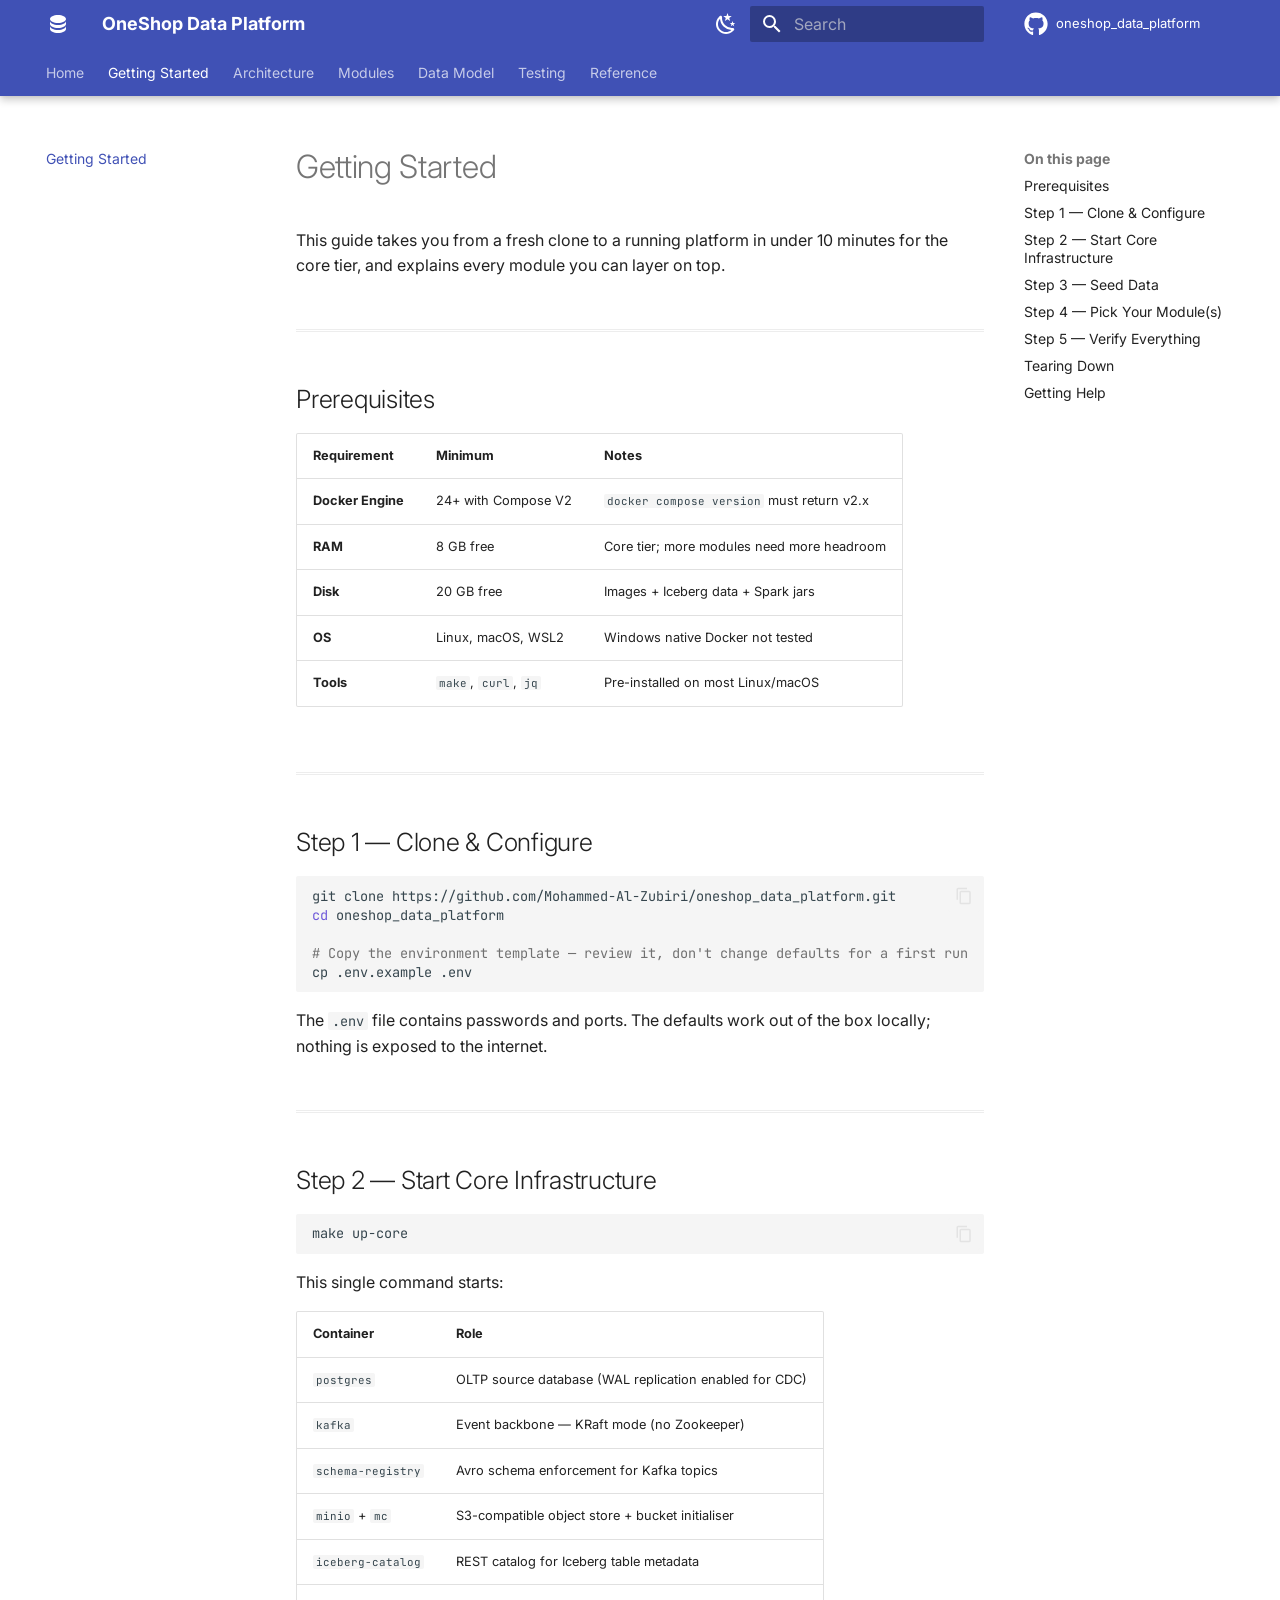
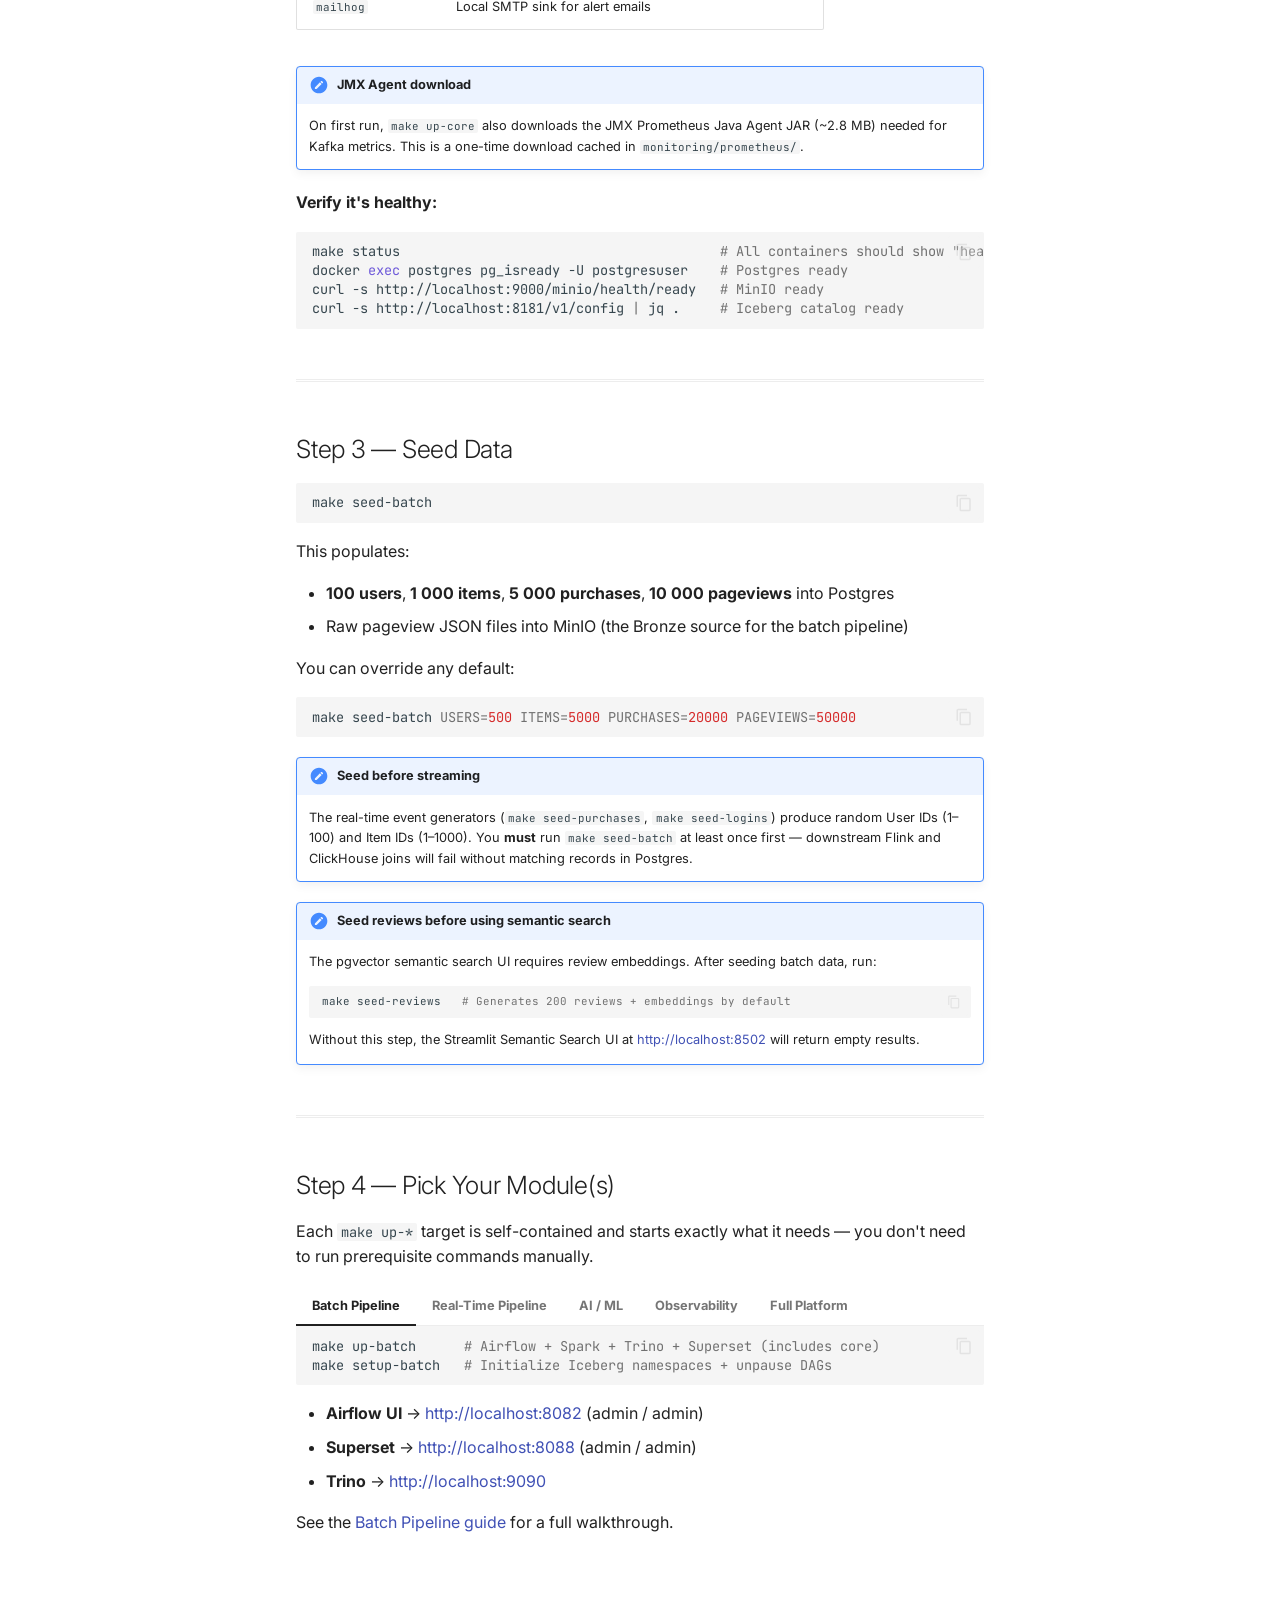
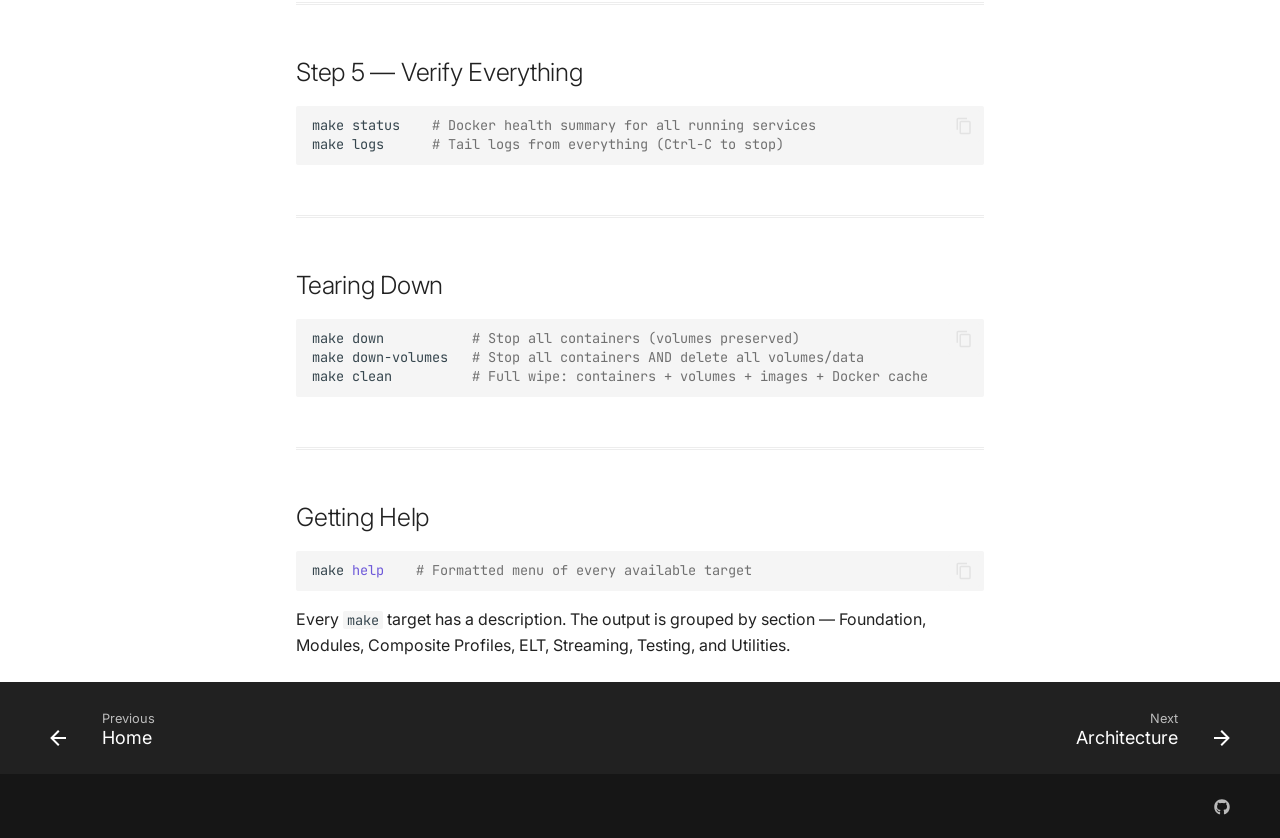
<file: getting-started/index.html>
<!doctype html>
<html lang="en" class="no-js">
  <head>
    
      <meta charset="utf-8">
      <meta name="viewport" content="width=device-width,initial-scale=1">
      
        <meta name="description" content="Production-grade data engineering platform built on Apache open-source projects — batch, streaming, ML, and observability on a unified Lakehouse.">
      
      
      
        <link rel="canonical" href="https://mohammed-al-zubiri.github.io/oneshop_data_platform/getting-started/">
      
      
        <link rel="prev" href="..">
      
      
        <link rel="next" href="../architecture/">
      
      
        
      
      
      <link rel="icon" href="../assets/favicon.png">
      <meta name="generator" content="mkdocs-1.6.1, mkdocs-material-9.7.6">
    
    
      
        <title>Getting Started - OneShop Data Platform</title>
      
    
    
      <link rel="stylesheet" href="../assets/stylesheets/main.484c7ddc.min.css">
      
        
        <link rel="stylesheet" href="../assets/stylesheets/palette.ab4e12ef.min.css">
      
      


    
    
      
    
    
      
        
        
        <link rel="preconnect" href="https://fonts.gstatic.com" crossorigin>
        <link rel="stylesheet" href="https://fonts.googleapis.com/css?family=Inter:300,300i,400,400i,700,700i%7CJetBrains+Mono:400,400i,700,700i&display=fallback">
        <style>:root{--md-text-font:"Inter";--md-code-font:"JetBrains Mono"}</style>
      
    
    
      <link rel="stylesheet" href="../assets/extra.css">
    
    <script>__md_scope=new URL("..",location),__md_hash=e=>[...e].reduce(((e,_)=>(e<<5)-e+_.charCodeAt(0)),0),__md_get=(e,_=localStorage,t=__md_scope)=>JSON.parse(_.getItem(t.pathname+"."+e)),__md_set=(e,_,t=localStorage,a=__md_scope)=>{try{t.setItem(a.pathname+"."+e,JSON.stringify(_))}catch(e){}}</script>
    
      

    
    
  </head>
  
  
    
    
      
    
    
    
    
    <body dir="ltr" data-md-color-scheme="slate" data-md-color-primary="indigo" data-md-color-accent="cyan">
  
    
    <input class="md-toggle" data-md-toggle="drawer" type="checkbox" id="__drawer" autocomplete="off">
    <input class="md-toggle" data-md-toggle="search" type="checkbox" id="__search" autocomplete="off">
    <label class="md-overlay" for="__drawer"></label>
    <div data-md-component="skip">
      
        
        <a href="#getting-started" class="md-skip">
          Skip to content
        </a>
      
    </div>
    <div data-md-component="announce">
      
    </div>
    
    
      

  

<header class="md-header md-header--shadow md-header--lifted" data-md-component="header">
  <nav class="md-header__inner md-grid" aria-label="Header">
    <a href=".." title="OneShop Data Platform" class="md-header__button md-logo" aria-label="OneShop Data Platform" data-md-component="logo">
      
  
  <svg xmlns="http://www.w3.org/2000/svg" viewBox="0 0 24 24"><path d="M12 3C7.58 3 4 4.79 4 7s3.58 4 8 4 8-1.79 8-4-3.58-4-8-4M4 9v3c0 2.21 3.58 4 8 4s8-1.79 8-4V9c0 2.21-3.58 4-8 4s-8-1.79-8-4m0 5v3c0 2.21 3.58 4 8 4s8-1.79 8-4v-3c0 2.21-3.58 4-8 4s-8-1.79-8-4"/></svg>

    </a>
    <label class="md-header__button md-icon" for="__drawer">
      
      <svg xmlns="http://www.w3.org/2000/svg" viewBox="0 0 24 24"><path d="M3 6h18v2H3zm0 5h18v2H3zm0 5h18v2H3z"/></svg>
    </label>
    <div class="md-header__title" data-md-component="header-title">
      <div class="md-header__ellipsis">
        <div class="md-header__topic">
          <span class="md-ellipsis">
            OneShop Data Platform
          </span>
        </div>
        <div class="md-header__topic" data-md-component="header-topic">
          <span class="md-ellipsis">
            
              Getting Started
            
          </span>
        </div>
      </div>
    </div>
    
      
        <form class="md-header__option" data-md-component="palette">
  
    
    
    
    <input class="md-option" data-md-color-media="(prefers-color-scheme: dark)" data-md-color-scheme="slate" data-md-color-primary="indigo" data-md-color-accent="cyan"  aria-label="Switch to light mode"  type="radio" name="__palette" id="__palette_0">
    
      <label class="md-header__button md-icon" title="Switch to light mode" for="__palette_1" hidden>
        <svg xmlns="http://www.w3.org/2000/svg" viewBox="0 0 24 24"><path d="M12 7a5 5 0 0 1 5 5 5 5 0 0 1-5 5 5 5 0 0 1-5-5 5 5 0 0 1 5-5m0 2a3 3 0 0 0-3 3 3 3 0 0 0 3 3 3 3 0 0 0 3-3 3 3 0 0 0-3-3m0-7 2.39 3.42C13.65 5.15 12.84 5 12 5s-1.65.15-2.39.42zM3.34 7l4.16-.35A7.2 7.2 0 0 0 5.94 8.5c-.44.74-.69 1.5-.83 2.29zm.02 10 1.76-3.77a7.131 7.131 0 0 0 2.38 4.14zM20.65 7l-1.77 3.79a7.02 7.02 0 0 0-2.38-4.15zm-.01 10-4.14.36c.59-.51 1.12-1.14 1.54-1.86.42-.73.69-1.5.83-2.29zM12 22l-2.41-3.44c.74.27 1.55.44 2.41.44.82 0 1.63-.17 2.37-.44z"/></svg>
      </label>
    
  
    
    
    
    <input class="md-option" data-md-color-media="(prefers-color-scheme: light)" data-md-color-scheme="default" data-md-color-primary="indigo" data-md-color-accent="cyan"  aria-label="Switch to dark mode"  type="radio" name="__palette" id="__palette_1">
    
      <label class="md-header__button md-icon" title="Switch to dark mode" for="__palette_0" hidden>
        <svg xmlns="http://www.w3.org/2000/svg" viewBox="0 0 24 24"><path d="m17.75 4.09-2.53 1.94.91 3.06-2.63-1.81-2.63 1.81.91-3.06-2.53-1.94L12.44 4l1.06-3 1.06 3zm3.5 6.91-1.64 1.25.59 1.98-1.7-1.17-1.7 1.17.59-1.98L15.75 11l2.06-.05L18.5 9l.69 1.95zm-2.28 4.95c.83-.08 1.72 1.1 1.19 1.85-.32.45-.66.87-1.08 1.27C15.17 23 8.84 23 4.94 19.07c-3.91-3.9-3.91-10.24 0-14.14.4-.4.82-.76 1.27-1.08.75-.53 1.93.36 1.85 1.19-.27 2.86.69 5.83 2.89 8.02a9.96 9.96 0 0 0 8.02 2.89m-1.64 2.02a12.08 12.08 0 0 1-7.8-3.47c-2.17-2.19-3.33-5-3.49-7.82-2.81 3.14-2.7 7.96.31 10.98 3.02 3.01 7.84 3.12 10.98.31"/></svg>
      </label>
    
  
</form>
      
    
    
      <script>var palette=__md_get("__palette");if(palette&&palette.color){if("(prefers-color-scheme)"===palette.color.media){var media=matchMedia("(prefers-color-scheme: light)"),input=document.querySelector(media.matches?"[data-md-color-media='(prefers-color-scheme: light)']":"[data-md-color-media='(prefers-color-scheme: dark)']");palette.color.media=input.getAttribute("data-md-color-media"),palette.color.scheme=input.getAttribute("data-md-color-scheme"),palette.color.primary=input.getAttribute("data-md-color-primary"),palette.color.accent=input.getAttribute("data-md-color-accent")}for(var[key,value]of Object.entries(palette.color))document.body.setAttribute("data-md-color-"+key,value)}</script>
    
    
    
      
      
        <label class="md-header__button md-icon" for="__search">
          
          <svg xmlns="http://www.w3.org/2000/svg" viewBox="0 0 24 24"><path d="M9.5 3A6.5 6.5 0 0 1 16 9.5c0 1.61-.59 3.09-1.56 4.23l.27.27h.79l5 5-1.5 1.5-5-5v-.79l-.27-.27A6.52 6.52 0 0 1 9.5 16 6.5 6.5 0 0 1 3 9.5 6.5 6.5 0 0 1 9.5 3m0 2C7 5 5 7 5 9.5S7 14 9.5 14 14 12 14 9.5 12 5 9.5 5"/></svg>
        </label>
        <div class="md-search" data-md-component="search" role="dialog">
  <label class="md-search__overlay" for="__search"></label>
  <div class="md-search__inner" role="search">
    <form class="md-search__form" name="search">
      <input type="text" class="md-search__input" name="query" aria-label="Search" placeholder="Search" autocapitalize="off" autocorrect="off" autocomplete="off" spellcheck="false" data-md-component="search-query" required>
      <label class="md-search__icon md-icon" for="__search">
        
        <svg xmlns="http://www.w3.org/2000/svg" viewBox="0 0 24 24"><path d="M9.5 3A6.5 6.5 0 0 1 16 9.5c0 1.61-.59 3.09-1.56 4.23l.27.27h.79l5 5-1.5 1.5-5-5v-.79l-.27-.27A6.52 6.52 0 0 1 9.5 16 6.5 6.5 0 0 1 3 9.5 6.5 6.5 0 0 1 9.5 3m0 2C7 5 5 7 5 9.5S7 14 9.5 14 14 12 14 9.5 12 5 9.5 5"/></svg>
        
        <svg xmlns="http://www.w3.org/2000/svg" viewBox="0 0 24 24"><path d="M20 11v2H8l5.5 5.5-1.42 1.42L4.16 12l7.92-7.92L13.5 5.5 8 11z"/></svg>
      </label>
      <nav class="md-search__options" aria-label="Search">
        
        <button type="reset" class="md-search__icon md-icon" title="Clear" aria-label="Clear" tabindex="-1">
          
          <svg xmlns="http://www.w3.org/2000/svg" viewBox="0 0 24 24"><path d="M19 6.41 17.59 5 12 10.59 6.41 5 5 6.41 10.59 12 5 17.59 6.41 19 12 13.41 17.59 19 19 17.59 13.41 12z"/></svg>
        </button>
      </nav>
      
        <div class="md-search__suggest" data-md-component="search-suggest"></div>
      
    </form>
    <div class="md-search__output">
      <div class="md-search__scrollwrap" tabindex="0" data-md-scrollfix>
        <div class="md-search-result" data-md-component="search-result">
          <div class="md-search-result__meta">
            Initializing search
          </div>
          <ol class="md-search-result__list" role="presentation"></ol>
        </div>
      </div>
    </div>
  </div>
</div>
      
    
    
      <div class="md-header__source">
        <a href="https://github.com/Mohammed-Al-Zubiri/oneshop_data_platform" title="Go to repository" class="md-source" data-md-component="source">
  <div class="md-source__icon md-icon">
    
    <svg xmlns="http://www.w3.org/2000/svg" viewBox="0 0 512 512"><!--! Font Awesome Free 7.1.0 by @fontawesome - https://fontawesome.com License - https://fontawesome.com/license/free (Icons: CC BY 4.0, Fonts: SIL OFL 1.1, Code: MIT License) Copyright 2025 Fonticons, Inc.--><path d="M173.9 397.4c0 2-2.3 3.6-5.2 3.6-3.3.3-5.6-1.3-5.6-3.6 0-2 2.3-3.6 5.2-3.6 3-.3 5.6 1.3 5.6 3.6m-31.1-4.5c-.7 2 1.3 4.3 4.3 4.9 2.6 1 5.6 0 6.2-2s-1.3-4.3-4.3-5.2c-2.6-.7-5.5.3-6.2 2.3m44.2-1.7c-2.9.7-4.9 2.6-4.6 4.9.3 2 2.9 3.3 5.9 2.6 2.9-.7 4.9-2.6 4.6-4.6-.3-1.9-3-3.2-5.9-2.9M252.8 8C114.1 8 8 113.3 8 252c0 110.9 69.8 205.8 169.5 239.2 12.8 2.3 17.3-5.6 17.3-12.1 0-6.2-.3-40.4-.3-61.4 0 0-70 15-84.7-29.8 0 0-11.4-29.1-27.8-36.6 0 0-22.9-15.7 1.6-15.4 0 0 24.9 2 38.6 25.8 21.9 38.6 58.6 27.5 72.9 20.9 2.3-16 8.8-27.1 16-33.7-55.9-6.2-112.3-14.3-112.3-110.5 0-27.5 7.6-41.3 23.6-58.9-2.6-6.5-11.1-33.3 2.6-67.9 20.9-6.5 69 27 69 27 20-5.6 41.5-8.5 62.8-8.5s42.8 2.9 62.8 8.5c0 0 48.1-33.6 69-27 13.7 34.7 5.2 61.4 2.6 67.9 16 17.7 25.8 31.5 25.8 58.9 0 96.5-58.9 104.2-114.8 110.5 9.2 7.9 17 22.9 17 46.4 0 33.7-.3 75.4-.3 83.6 0 6.5 4.6 14.4 17.3 12.1C436.2 457.8 504 362.9 504 252 504 113.3 391.5 8 252.8 8M105.2 352.9c-1.3 1-1 3.3.7 5.2 1.6 1.6 3.9 2.3 5.2 1 1.3-1 1-3.3-.7-5.2-1.6-1.6-3.9-2.3-5.2-1m-10.8-8.1c-.7 1.3.3 2.9 2.3 3.9 1.6 1 3.6.7 4.3-.7.7-1.3-.3-2.9-2.3-3.9-2-.6-3.6-.3-4.3.7m32.4 35.6c-1.6 1.3-1 4.3 1.3 6.2 2.3 2.3 5.2 2.6 6.5 1 1.3-1.3.7-4.3-1.3-6.2-2.2-2.3-5.2-2.6-6.5-1m-11.4-14.7c-1.6 1-1.6 3.6 0 5.9s4.3 3.3 5.6 2.3c1.6-1.3 1.6-3.9 0-6.2-1.4-2.3-4-3.3-5.6-2"/></svg>
  </div>
  <div class="md-source__repository">
    oneshop_data_platform
  </div>
</a>
      </div>
    
  </nav>
  
    
      
<nav class="md-tabs" aria-label="Tabs" data-md-component="tabs">
  <div class="md-grid">
    <ul class="md-tabs__list">
      
        
  
  
  
  
    <li class="md-tabs__item">
      <a href=".." class="md-tabs__link">
        
  
  
    
  
  Home

      </a>
    </li>
  

      
        
  
  
  
    
  
  
    <li class="md-tabs__item md-tabs__item--active">
      <a href="./" class="md-tabs__link">
        
  
  
    
  
  Getting Started

      </a>
    </li>
  

      
        
  
  
  
  
    <li class="md-tabs__item">
      <a href="../architecture/" class="md-tabs__link">
        
  
  
    
  
  Architecture

      </a>
    </li>
  

      
        
  
  
  
  
    
    
      <li class="md-tabs__item">
        <a href="../modules/batch/" class="md-tabs__link">
          
  
  
  Modules

        </a>
      </li>
    
  

      
        
  
  
  
  
    <li class="md-tabs__item">
      <a href="../data-model/" class="md-tabs__link">
        
  
  
    
  
  Data Model

      </a>
    </li>
  

      
        
  
  
  
  
    <li class="md-tabs__item">
      <a href="../testing/" class="md-tabs__link">
        
  
  
    
  
  Testing

      </a>
    </li>
  

      
        
  
  
  
  
    
    
      <li class="md-tabs__item">
        <a href="../reference/make-commands/" class="md-tabs__link">
          
  
  
  Reference

        </a>
      </li>
    
  

      
    </ul>
  </div>
</nav>
    
  
</header>
    
    <div class="md-container" data-md-component="container">
      
      
        
      
      <main class="md-main" data-md-component="main">
        <div class="md-main__inner md-grid">
          
            
              
              <div class="md-sidebar md-sidebar--primary" data-md-component="sidebar" data-md-type="navigation" >
                <div class="md-sidebar__scrollwrap">
                  <div class="md-sidebar__inner">
                    


  


<nav class="md-nav md-nav--primary md-nav--lifted" aria-label="Navigation" data-md-level="0">
  <label class="md-nav__title" for="__drawer">
    <a href=".." title="OneShop Data Platform" class="md-nav__button md-logo" aria-label="OneShop Data Platform" data-md-component="logo">
      
  
  <svg xmlns="http://www.w3.org/2000/svg" viewBox="0 0 24 24"><path d="M12 3C7.58 3 4 4.79 4 7s3.58 4 8 4 8-1.79 8-4-3.58-4-8-4M4 9v3c0 2.21 3.58 4 8 4s8-1.79 8-4V9c0 2.21-3.58 4-8 4s-8-1.79-8-4m0 5v3c0 2.21 3.58 4 8 4s8-1.79 8-4v-3c0 2.21-3.58 4-8 4s-8-1.79-8-4"/></svg>

    </a>
    OneShop Data Platform
  </label>
  
    <div class="md-nav__source">
      <a href="https://github.com/Mohammed-Al-Zubiri/oneshop_data_platform" title="Go to repository" class="md-source" data-md-component="source">
  <div class="md-source__icon md-icon">
    
    <svg xmlns="http://www.w3.org/2000/svg" viewBox="0 0 512 512"><!--! Font Awesome Free 7.1.0 by @fontawesome - https://fontawesome.com License - https://fontawesome.com/license/free (Icons: CC BY 4.0, Fonts: SIL OFL 1.1, Code: MIT License) Copyright 2025 Fonticons, Inc.--><path d="M173.9 397.4c0 2-2.3 3.6-5.2 3.6-3.3.3-5.6-1.3-5.6-3.6 0-2 2.3-3.6 5.2-3.6 3-.3 5.6 1.3 5.6 3.6m-31.1-4.5c-.7 2 1.3 4.3 4.3 4.9 2.6 1 5.6 0 6.2-2s-1.3-4.3-4.3-5.2c-2.6-.7-5.5.3-6.2 2.3m44.2-1.7c-2.9.7-4.9 2.6-4.6 4.9.3 2 2.9 3.3 5.9 2.6 2.9-.7 4.9-2.6 4.6-4.6-.3-1.9-3-3.2-5.9-2.9M252.8 8C114.1 8 8 113.3 8 252c0 110.9 69.8 205.8 169.5 239.2 12.8 2.3 17.3-5.6 17.3-12.1 0-6.2-.3-40.4-.3-61.4 0 0-70 15-84.7-29.8 0 0-11.4-29.1-27.8-36.6 0 0-22.9-15.7 1.6-15.4 0 0 24.9 2 38.6 25.8 21.9 38.6 58.6 27.5 72.9 20.9 2.3-16 8.8-27.1 16-33.7-55.9-6.2-112.3-14.3-112.3-110.5 0-27.5 7.6-41.3 23.6-58.9-2.6-6.5-11.1-33.3 2.6-67.9 20.9-6.5 69 27 69 27 20-5.6 41.5-8.5 62.8-8.5s42.8 2.9 62.8 8.5c0 0 48.1-33.6 69-27 13.7 34.7 5.2 61.4 2.6 67.9 16 17.7 25.8 31.5 25.8 58.9 0 96.5-58.9 104.2-114.8 110.5 9.2 7.9 17 22.9 17 46.4 0 33.7-.3 75.4-.3 83.6 0 6.5 4.6 14.4 17.3 12.1C436.2 457.8 504 362.9 504 252 504 113.3 391.5 8 252.8 8M105.2 352.9c-1.3 1-1 3.3.7 5.2 1.6 1.6 3.9 2.3 5.2 1 1.3-1 1-3.3-.7-5.2-1.6-1.6-3.9-2.3-5.2-1m-10.8-8.1c-.7 1.3.3 2.9 2.3 3.9 1.6 1 3.6.7 4.3-.7.7-1.3-.3-2.9-2.3-3.9-2-.6-3.6-.3-4.3.7m32.4 35.6c-1.6 1.3-1 4.3 1.3 6.2 2.3 2.3 5.2 2.6 6.5 1 1.3-1.3.7-4.3-1.3-6.2-2.2-2.3-5.2-2.6-6.5-1m-11.4-14.7c-1.6 1-1.6 3.6 0 5.9s4.3 3.3 5.6 2.3c1.6-1.3 1.6-3.9 0-6.2-1.4-2.3-4-3.3-5.6-2"/></svg>
  </div>
  <div class="md-source__repository">
    oneshop_data_platform
  </div>
</a>
    </div>
  
  <ul class="md-nav__list" data-md-scrollfix>
    
      
      
  
  
  
  
    <li class="md-nav__item">
      <a href=".." class="md-nav__link">
        
  
  
  <span class="md-ellipsis">
    
  
    Home
  

    
  </span>
  
  

      </a>
    </li>
  

    
      
      
  
  
    
  
  
  
    <li class="md-nav__item md-nav__item--active">
      
      <input class="md-nav__toggle md-toggle" type="checkbox" id="__toc">
      
      
        
      
      
        <label class="md-nav__link md-nav__link--active" for="__toc">
          
  
  
  <span class="md-ellipsis">
    
  
    Getting Started
  

    
  </span>
  
  

          <span class="md-nav__icon md-icon"></span>
        </label>
      
      <a href="./" class="md-nav__link md-nav__link--active">
        
  
  
  <span class="md-ellipsis">
    
  
    Getting Started
  

    
  </span>
  
  

      </a>
      
        

  

<nav class="md-nav md-nav--secondary" aria-label="On this page">
  
  
  
    
  
  
    <label class="md-nav__title" for="__toc">
      <span class="md-nav__icon md-icon"></span>
      On this page
    </label>
    <ul class="md-nav__list" data-md-component="toc" data-md-scrollfix>
      
        <li class="md-nav__item">
  <a href="#prerequisites" class="md-nav__link">
    <span class="md-ellipsis">
      
        Prerequisites
      
    </span>
  </a>
  
</li>
      
        <li class="md-nav__item">
  <a href="#step-1-clone-configure" class="md-nav__link">
    <span class="md-ellipsis">
      
        Step 1 — Clone &amp; Configure
      
    </span>
  </a>
  
</li>
      
        <li class="md-nav__item">
  <a href="#step-2-start-core-infrastructure" class="md-nav__link">
    <span class="md-ellipsis">
      
        Step 2 — Start Core Infrastructure
      
    </span>
  </a>
  
</li>
      
        <li class="md-nav__item">
  <a href="#step-3-seed-data" class="md-nav__link">
    <span class="md-ellipsis">
      
        Step 3 — Seed Data
      
    </span>
  </a>
  
</li>
      
        <li class="md-nav__item">
  <a href="#step-4-pick-your-modules" class="md-nav__link">
    <span class="md-ellipsis">
      
        Step 4 — Pick Your Module(s)
      
    </span>
  </a>
  
</li>
      
        <li class="md-nav__item">
  <a href="#step-5-verify-everything" class="md-nav__link">
    <span class="md-ellipsis">
      
        Step 5 — Verify Everything
      
    </span>
  </a>
  
</li>
      
        <li class="md-nav__item">
  <a href="#tearing-down" class="md-nav__link">
    <span class="md-ellipsis">
      
        Tearing Down
      
    </span>
  </a>
  
</li>
      
        <li class="md-nav__item">
  <a href="#getting-help" class="md-nav__link">
    <span class="md-ellipsis">
      
        Getting Help
      
    </span>
  </a>
  
</li>
      
    </ul>
  
</nav>
      
    </li>
  

    
      
      
  
  
  
  
    <li class="md-nav__item">
      <a href="../architecture/" class="md-nav__link">
        
  
  
  <span class="md-ellipsis">
    
  
    Architecture
  

    
  </span>
  
  

      </a>
    </li>
  

    
      
      
  
  
  
  
    
    
    
    
      
      
        
      
    
    
    <li class="md-nav__item md-nav__item--nested">
      
        
        
          
        
        <input class="md-nav__toggle md-toggle md-toggle--indeterminate" type="checkbox" id="__nav_4" >
        
          
          <label class="md-nav__link" for="__nav_4" id="__nav_4_label" tabindex="0">
            
  
  
  <span class="md-ellipsis">
    
  
    Modules
  

    
  </span>
  
  

            <span class="md-nav__icon md-icon"></span>
          </label>
        
        <nav class="md-nav" data-md-level="1" aria-labelledby="__nav_4_label" aria-expanded="false">
          <label class="md-nav__title" for="__nav_4">
            <span class="md-nav__icon md-icon"></span>
            
  
    Modules
  

          </label>
          <ul class="md-nav__list" data-md-scrollfix>
            
              
                
  
  
  
  
    <li class="md-nav__item">
      <a href="../modules/batch/" class="md-nav__link">
        
  
  
  <span class="md-ellipsis">
    
  
    Batch Pipeline
  

    
  </span>
  
  

      </a>
    </li>
  

              
            
              
                
  
  
  
  
    <li class="md-nav__item">
      <a href="../modules/realtime/" class="md-nav__link">
        
  
  
  <span class="md-ellipsis">
    
  
    Real-Time Pipeline
  

    
  </span>
  
  

      </a>
    </li>
  

              
            
              
                
  
  
  
  
    <li class="md-nav__item">
      <a href="../modules/ml/" class="md-nav__link">
        
  
  
  <span class="md-ellipsis">
    
  
    ML & AI
  

    
  </span>
  
  

      </a>
    </li>
  

              
            
              
                
  
  
  
  
    <li class="md-nav__item">
      <a href="../modules/observability/" class="md-nav__link">
        
  
  
  <span class="md-ellipsis">
    
  
    Observability
  

    
  </span>
  
  

      </a>
    </li>
  

              
            
          </ul>
        </nav>
      
    </li>
  

    
      
      
  
  
  
  
    <li class="md-nav__item">
      <a href="../data-model/" class="md-nav__link">
        
  
  
  <span class="md-ellipsis">
    
  
    Data Model
  

    
  </span>
  
  

      </a>
    </li>
  

    
      
      
  
  
  
  
    <li class="md-nav__item">
      <a href="../testing/" class="md-nav__link">
        
  
  
  <span class="md-ellipsis">
    
  
    Testing
  

    
  </span>
  
  

      </a>
    </li>
  

    
      
      
  
  
  
  
    
    
    
    
      
      
        
      
    
    
    <li class="md-nav__item md-nav__item--nested">
      
        
        
          
        
        <input class="md-nav__toggle md-toggle md-toggle--indeterminate" type="checkbox" id="__nav_7" >
        
          
          <label class="md-nav__link" for="__nav_7" id="__nav_7_label" tabindex="0">
            
  
  
  <span class="md-ellipsis">
    
  
    Reference
  

    
  </span>
  
  

            <span class="md-nav__icon md-icon"></span>
          </label>
        
        <nav class="md-nav" data-md-level="1" aria-labelledby="__nav_7_label" aria-expanded="false">
          <label class="md-nav__title" for="__nav_7">
            <span class="md-nav__icon md-icon"></span>
            
  
    Reference
  

          </label>
          <ul class="md-nav__list" data-md-scrollfix>
            
              
                
  
  
  
  
    <li class="md-nav__item">
      <a href="../reference/make-commands/" class="md-nav__link">
        
  
  
  <span class="md-ellipsis">
    
  
    Make Commands
  

    
  </span>
  
  

      </a>
    </li>
  

              
            
              
                
  
  
  
  
    <li class="md-nav__item">
      <a href="../reference/service-endpoints/" class="md-nav__link">
        
  
  
  <span class="md-ellipsis">
    
  
    Service Endpoints
  

    
  </span>
  
  

      </a>
    </li>
  

              
            
          </ul>
        </nav>
      
    </li>
  

    
  </ul>
</nav>
                  </div>
                </div>
              </div>
            
            
              
              <div class="md-sidebar md-sidebar--secondary" data-md-component="sidebar" data-md-type="toc" >
                <div class="md-sidebar__scrollwrap">
                  <div class="md-sidebar__inner">
                    

  

<nav class="md-nav md-nav--secondary" aria-label="On this page">
  
  
  
    
  
  
    <label class="md-nav__title" for="__toc">
      <span class="md-nav__icon md-icon"></span>
      On this page
    </label>
    <ul class="md-nav__list" data-md-component="toc" data-md-scrollfix>
      
        <li class="md-nav__item">
  <a href="#prerequisites" class="md-nav__link">
    <span class="md-ellipsis">
      
        Prerequisites
      
    </span>
  </a>
  
</li>
      
        <li class="md-nav__item">
  <a href="#step-1-clone-configure" class="md-nav__link">
    <span class="md-ellipsis">
      
        Step 1 — Clone &amp; Configure
      
    </span>
  </a>
  
</li>
      
        <li class="md-nav__item">
  <a href="#step-2-start-core-infrastructure" class="md-nav__link">
    <span class="md-ellipsis">
      
        Step 2 — Start Core Infrastructure
      
    </span>
  </a>
  
</li>
      
        <li class="md-nav__item">
  <a href="#step-3-seed-data" class="md-nav__link">
    <span class="md-ellipsis">
      
        Step 3 — Seed Data
      
    </span>
  </a>
  
</li>
      
        <li class="md-nav__item">
  <a href="#step-4-pick-your-modules" class="md-nav__link">
    <span class="md-ellipsis">
      
        Step 4 — Pick Your Module(s)
      
    </span>
  </a>
  
</li>
      
        <li class="md-nav__item">
  <a href="#step-5-verify-everything" class="md-nav__link">
    <span class="md-ellipsis">
      
        Step 5 — Verify Everything
      
    </span>
  </a>
  
</li>
      
        <li class="md-nav__item">
  <a href="#tearing-down" class="md-nav__link">
    <span class="md-ellipsis">
      
        Tearing Down
      
    </span>
  </a>
  
</li>
      
        <li class="md-nav__item">
  <a href="#getting-help" class="md-nav__link">
    <span class="md-ellipsis">
      
        Getting Help
      
    </span>
  </a>
  
</li>
      
    </ul>
  
</nav>
                  </div>
                </div>
              </div>
            
          
          
            <div class="md-content" data-md-component="content">
              
              <article class="md-content__inner md-typeset">
                
                  



<h1 id="getting-started">Getting Started<a class="headerlink" href="#getting-started" title="Permanent link">&para;</a></h1>
<p>This guide takes you from a fresh clone to a running platform in under 10 minutes for the core tier, and explains every module you can layer on top.</p>
<hr />
<h2 id="prerequisites">Prerequisites<a class="headerlink" href="#prerequisites" title="Permanent link">&para;</a></h2>
<table>
<thead>
<tr>
<th style="text-align: left;">Requirement</th>
<th style="text-align: left;">Minimum</th>
<th style="text-align: left;">Notes</th>
</tr>
</thead>
<tbody>
<tr>
<td style="text-align: left;"><strong>Docker Engine</strong></td>
<td style="text-align: left;">24+ with Compose V2</td>
<td style="text-align: left;"><code>docker compose version</code> must return v2.x</td>
</tr>
<tr>
<td style="text-align: left;"><strong>RAM</strong></td>
<td style="text-align: left;">8 GB free</td>
<td style="text-align: left;">Core tier; more modules need more headroom</td>
</tr>
<tr>
<td style="text-align: left;"><strong>Disk</strong></td>
<td style="text-align: left;">20 GB free</td>
<td style="text-align: left;">Images + Iceberg data + Spark jars</td>
</tr>
<tr>
<td style="text-align: left;"><strong>OS</strong></td>
<td style="text-align: left;">Linux, macOS, WSL2</td>
<td style="text-align: left;">Windows native Docker not tested</td>
</tr>
<tr>
<td style="text-align: left;"><strong>Tools</strong></td>
<td style="text-align: left;"><code>make</code>, <code>curl</code>, <code>jq</code></td>
<td style="text-align: left;">Pre-installed on most Linux/macOS</td>
</tr>
</tbody>
</table>
<hr />
<h2 id="step-1-clone-configure">Step 1 — Clone &amp; Configure<a class="headerlink" href="#step-1-clone-configure" title="Permanent link">&para;</a></h2>
<div class="language-bash highlight"><pre><span></span><code><span id="__span-0-1"><a id="__codelineno-0-1" name="__codelineno-0-1" href="#__codelineno-0-1"></a>git<span class="w"> </span>clone<span class="w"> </span>https://github.com/Mohammed-Al-Zubiri/oneshop_data_platform.git
</span><span id="__span-0-2"><a id="__codelineno-0-2" name="__codelineno-0-2" href="#__codelineno-0-2"></a><span class="nb">cd</span><span class="w"> </span>oneshop_data_platform
</span><span id="__span-0-3"><a id="__codelineno-0-3" name="__codelineno-0-3" href="#__codelineno-0-3"></a>
</span><span id="__span-0-4"><a id="__codelineno-0-4" name="__codelineno-0-4" href="#__codelineno-0-4"></a><span class="c1"># Copy the environment template — review it, don&#39;t change defaults for a first run</span>
</span><span id="__span-0-5"><a id="__codelineno-0-5" name="__codelineno-0-5" href="#__codelineno-0-5"></a>cp<span class="w"> </span>.env.example<span class="w"> </span>.env
</span></code></pre></div>
<p>The <code>.env</code> file contains passwords and ports. The defaults work out of the box locally; nothing is exposed to the internet.</p>
<hr />
<h2 id="step-2-start-core-infrastructure">Step 2 — Start Core Infrastructure<a class="headerlink" href="#step-2-start-core-infrastructure" title="Permanent link">&para;</a></h2>
<div class="language-bash highlight"><pre><span></span><code><span id="__span-1-1"><a id="__codelineno-1-1" name="__codelineno-1-1" href="#__codelineno-1-1"></a>make<span class="w"> </span>up-core
</span></code></pre></div>
<p>This single command starts:</p>
<table>
<thead>
<tr>
<th style="text-align: left;">Container</th>
<th style="text-align: left;">Role</th>
</tr>
</thead>
<tbody>
<tr>
<td style="text-align: left;"><code>postgres</code></td>
<td style="text-align: left;">OLTP source database (WAL replication enabled for CDC)</td>
</tr>
<tr>
<td style="text-align: left;"><code>kafka</code></td>
<td style="text-align: left;">Event backbone — KRaft mode (no Zookeeper)</td>
</tr>
<tr>
<td style="text-align: left;"><code>schema-registry</code></td>
<td style="text-align: left;">Avro schema enforcement for Kafka topics</td>
</tr>
<tr>
<td style="text-align: left;"><code>minio</code> + <code>mc</code></td>
<td style="text-align: left;">S3-compatible object store + bucket initialiser</td>
</tr>
<tr>
<td style="text-align: left;"><code>iceberg-catalog</code></td>
<td style="text-align: left;">REST catalog for Iceberg table metadata</td>
</tr>
<tr>
<td style="text-align: left;"><code>mailhog</code></td>
<td style="text-align: left;">Local SMTP sink for alert emails</td>
</tr>
</tbody>
</table>
<div class="admonition note">
<p class="admonition-title">JMX Agent download</p>
<p>On first run, <code>make up-core</code> also downloads the JMX Prometheus Java Agent JAR (~2.8 MB) needed for Kafka metrics. This is a one-time download cached in <code>monitoring/prometheus/</code>.</p>
</div>
<p><strong>Verify it's healthy:</strong></p>
<div class="language-bash highlight"><pre><span></span><code><span id="__span-2-1"><a id="__codelineno-2-1" name="__codelineno-2-1" href="#__codelineno-2-1"></a>make<span class="w"> </span>status<span class="w">                                        </span><span class="c1"># All containers should show &quot;healthy&quot;</span>
</span><span id="__span-2-2"><a id="__codelineno-2-2" name="__codelineno-2-2" href="#__codelineno-2-2"></a>docker<span class="w"> </span><span class="nb">exec</span><span class="w"> </span>postgres<span class="w"> </span>pg_isready<span class="w"> </span>-U<span class="w"> </span>postgresuser<span class="w">    </span><span class="c1"># Postgres ready</span>
</span><span id="__span-2-3"><a id="__codelineno-2-3" name="__codelineno-2-3" href="#__codelineno-2-3"></a>curl<span class="w"> </span>-s<span class="w"> </span>http://localhost:9000/minio/health/ready<span class="w">   </span><span class="c1"># MinIO ready</span>
</span><span id="__span-2-4"><a id="__codelineno-2-4" name="__codelineno-2-4" href="#__codelineno-2-4"></a>curl<span class="w"> </span>-s<span class="w"> </span>http://localhost:8181/v1/config<span class="w"> </span><span class="p">|</span><span class="w"> </span>jq<span class="w"> </span>.<span class="w">     </span><span class="c1"># Iceberg catalog ready</span>
</span></code></pre></div>
<hr />
<h2 id="step-3-seed-data">Step 3 — Seed Data<a class="headerlink" href="#step-3-seed-data" title="Permanent link">&para;</a></h2>
<div class="language-bash highlight"><pre><span></span><code><span id="__span-3-1"><a id="__codelineno-3-1" name="__codelineno-3-1" href="#__codelineno-3-1"></a>make<span class="w"> </span>seed-batch
</span></code></pre></div>
<p>This populates:</p>
<ul>
<li><strong>100 users</strong>, <strong>1 000 items</strong>, <strong>5 000 purchases</strong>, <strong>10 000 pageviews</strong> into Postgres</li>
<li>Raw pageview JSON files into MinIO (the Bronze source for the batch pipeline)</li>
</ul>
<p>You can override any default:</p>
<div class="language-bash highlight"><pre><span></span><code><span id="__span-4-1"><a id="__codelineno-4-1" name="__codelineno-4-1" href="#__codelineno-4-1"></a>make<span class="w"> </span>seed-batch<span class="w"> </span><span class="nv">USERS</span><span class="o">=</span><span class="m">500</span><span class="w"> </span><span class="nv">ITEMS</span><span class="o">=</span><span class="m">5000</span><span class="w"> </span><span class="nv">PURCHASES</span><span class="o">=</span><span class="m">20000</span><span class="w"> </span><span class="nv">PAGEVIEWS</span><span class="o">=</span><span class="m">50000</span>
</span></code></pre></div>
<div class="admonition important">
<p class="admonition-title">Seed before streaming</p>
<p>The real-time event generators (<code>make seed-purchases</code>, <code>make seed-logins</code>) produce random User IDs (1–100) and Item IDs (1–1000). You <strong>must</strong> run <code>make seed-batch</code> at least once first — downstream Flink and ClickHouse joins will fail without matching records in Postgres.</p>
</div>
<div class="admonition important">
<p class="admonition-title">Seed reviews before using semantic search</p>
<p>The pgvector semantic search UI requires review embeddings. After seeding batch data, run:
<div class="language-bash highlight"><pre><span></span><code><span id="__span-5-1"><a id="__codelineno-5-1" name="__codelineno-5-1" href="#__codelineno-5-1"></a>make<span class="w"> </span>seed-reviews<span class="w">   </span><span class="c1"># Generates 200 reviews + embeddings by default</span>
</span></code></pre></div>
Without this step, the Streamlit Semantic Search UI at <a href="http://localhost:8502">http://localhost:8502</a> will return empty results.</p>
</div>
<hr />
<h2 id="step-4-pick-your-modules">Step 4 — Pick Your Module(s)<a class="headerlink" href="#step-4-pick-your-modules" title="Permanent link">&para;</a></h2>
<p>Each <code>make up-*</code> target is self-contained and starts exactly what it needs — you don't need to run prerequisite commands manually.</p>
<div class="tabbed-set tabbed-alternate" data-tabs="1:5"><input checked="checked" id="__tabbed_1_1" name="__tabbed_1" type="radio" /><input id="__tabbed_1_2" name="__tabbed_1" type="radio" /><input id="__tabbed_1_3" name="__tabbed_1" type="radio" /><input id="__tabbed_1_4" name="__tabbed_1" type="radio" /><input id="__tabbed_1_5" name="__tabbed_1" type="radio" /><div class="tabbed-labels"><label for="__tabbed_1_1">Batch Pipeline</label><label for="__tabbed_1_2">Real-Time Pipeline</label><label for="__tabbed_1_3">AI / ML</label><label for="__tabbed_1_4">Observability</label><label for="__tabbed_1_5">Full Platform</label></div>
<div class="tabbed-content">
<div class="tabbed-block">
<div class="language-bash highlight"><pre><span></span><code><span id="__span-6-1"><a id="__codelineno-6-1" name="__codelineno-6-1" href="#__codelineno-6-1"></a>make<span class="w"> </span>up-batch<span class="w">      </span><span class="c1"># Airflow + Spark + Trino + Superset (includes core)</span>
</span><span id="__span-6-2"><a id="__codelineno-6-2" name="__codelineno-6-2" href="#__codelineno-6-2"></a>make<span class="w"> </span>setup-batch<span class="w">   </span><span class="c1"># Initialize Iceberg namespaces + unpause DAGs</span>
</span></code></pre></div>
<ul>
<li><strong>Airflow UI</strong> → <a href="http://localhost:8082">http://localhost:8082</a> (admin / admin)</li>
<li><strong>Superset</strong> → <a href="http://localhost:8088">http://localhost:8088</a> (admin / admin)</li>
<li><strong>Trino</strong> → <a href="http://localhost:9090">http://localhost:9090</a></li>
</ul>
<p>See the <a href="../modules/batch/">Batch Pipeline guide</a> for a full walkthrough.</p>
</div>
<div class="tabbed-block">
<div class="language-bash highlight"><pre><span></span><code><span id="__span-7-1"><a id="__codelineno-7-1" name="__codelineno-7-1" href="#__codelineno-7-1"></a>make<span class="w"> </span>up-realtime<span class="w">    </span><span class="c1"># CDC + Flink + ClickHouse + OpenSearch (includes core)</span>
</span><span id="__span-7-2"><a id="__codelineno-7-2" name="__codelineno-7-2" href="#__codelineno-7-2"></a>make<span class="w"> </span>setup-realtime<span class="w"> </span><span class="c1"># Register connectors + create Flink tables + start jobs</span>
</span></code></pre></div>
<ul>
<li><strong>Flink Dashboard</strong> → <a href="http://localhost:8084">http://localhost:8084</a></li>
<li><strong>ClickHouse HTTP</strong> → <a href="http://localhost:8123">http://localhost:8123</a></li>
<li><strong>Redpanda Console</strong> → <a href="http://localhost:8085">http://localhost:8085</a></li>
</ul>
<p>See the <a href="../modules/realtime/">Real-Time Pipeline guide</a>.</p>
</div>
<div class="tabbed-block">
<div class="language-bash highlight"><pre><span></span><code><span id="__span-8-1"><a id="__codelineno-8-1" name="__codelineno-8-1" href="#__codelineno-8-1"></a>make<span class="w"> </span>up-aiml<span class="w">        </span><span class="c1"># Flask Rec API + Streamlit Search (includes core)</span>
</span><span id="__span-8-2"><a id="__codelineno-8-2" name="__codelineno-8-2" href="#__codelineno-8-2"></a>make<span class="w"> </span>up-compute<span class="w">     </span><span class="c1"># Spark (needed for training)</span>
</span><span id="__span-8-3"><a id="__codelineno-8-3" name="__codelineno-8-3" href="#__codelineno-8-3"></a>make<span class="w"> </span>etl-features<span class="w">   </span><span class="c1"># Compute feature vectors (requires Silver data)</span>
</span><span id="__span-8-4"><a id="__codelineno-8-4" name="__codelineno-8-4" href="#__codelineno-8-4"></a>make<span class="w"> </span>etl-train<span class="w">      </span><span class="c1"># Train ALS model (requires Silver data)</span>
</span></code></pre></div>
<ul>
<li><strong>Flask Rec API</strong> → <a href="http://localhost:5050">http://localhost:5050</a></li>
<li><strong>Streamlit Semantic Search</strong> → <a href="http://localhost:8502">http://localhost:8502</a></li>
</ul>
<p>See the <a href="../modules/ml/">ML &amp; AI guide</a>.</p>
</div>
<div class="tabbed-block">
<div class="language-bash highlight"><pre><span></span><code><span id="__span-9-1"><a id="__codelineno-9-1" name="__codelineno-9-1" href="#__codelineno-9-1"></a>make<span class="w"> </span>up-observability<span class="w">   </span><span class="c1"># Prometheus + Grafana + Alertmanager (includes core)</span>
</span></code></pre></div>
<ul>
<li><strong>Grafana</strong> → <a href="http://localhost:3000">http://localhost:3000</a> (admin / admin)</li>
<li><strong>Prometheus</strong> → <a href="http://localhost:9091">http://localhost:9091</a></li>
<li><strong>MailHog</strong> → <a href="http://localhost:8025">http://localhost:8025</a></li>
</ul>
<p>See the <a href="../modules/observability/">Observability guide</a>.</p>
</div>
<div class="tabbed-block">
<div class="language-bash highlight"><pre><span></span><code><span id="__span-10-1"><a id="__codelineno-10-1" name="__codelineno-10-1" href="#__codelineno-10-1"></a>make<span class="w"> </span>up-all<span class="w">         </span><span class="c1"># Every module</span>
</span><span id="__span-10-2"><a id="__codelineno-10-2" name="__codelineno-10-2" href="#__codelineno-10-2"></a>make<span class="w"> </span>setup-batch<span class="w">    </span><span class="c1"># Initialize and unpause batch pipelines</span>
</span><span id="__span-10-3"><a id="__codelineno-10-3" name="__codelineno-10-3" href="#__codelineno-10-3"></a>make<span class="w"> </span>setup-realtime<span class="w"> </span><span class="c1"># Initialize real-time connectors + Flink</span>
</span></code></pre></div>
</div>
</div>
</div>
<hr />
<h2 id="step-5-verify-everything">Step 5 — Verify Everything<a class="headerlink" href="#step-5-verify-everything" title="Permanent link">&para;</a></h2>
<div class="language-bash highlight"><pre><span></span><code><span id="__span-11-1"><a id="__codelineno-11-1" name="__codelineno-11-1" href="#__codelineno-11-1"></a>make<span class="w"> </span>status<span class="w">    </span><span class="c1"># Docker health summary for all running services</span>
</span><span id="__span-11-2"><a id="__codelineno-11-2" name="__codelineno-11-2" href="#__codelineno-11-2"></a>make<span class="w"> </span>logs<span class="w">      </span><span class="c1"># Tail logs from everything (Ctrl-C to stop)</span>
</span></code></pre></div>
<hr />
<h2 id="tearing-down">Tearing Down<a class="headerlink" href="#tearing-down" title="Permanent link">&para;</a></h2>
<div class="language-bash highlight"><pre><span></span><code><span id="__span-12-1"><a id="__codelineno-12-1" name="__codelineno-12-1" href="#__codelineno-12-1"></a>make<span class="w"> </span>down<span class="w">           </span><span class="c1"># Stop all containers (volumes preserved)</span>
</span><span id="__span-12-2"><a id="__codelineno-12-2" name="__codelineno-12-2" href="#__codelineno-12-2"></a>make<span class="w"> </span>down-volumes<span class="w">   </span><span class="c1"># Stop all containers AND delete all volumes/data</span>
</span><span id="__span-12-3"><a id="__codelineno-12-3" name="__codelineno-12-3" href="#__codelineno-12-3"></a>make<span class="w"> </span>clean<span class="w">          </span><span class="c1"># Full wipe: containers + volumes + images + Docker cache</span>
</span></code></pre></div>
<hr />
<h2 id="getting-help">Getting Help<a class="headerlink" href="#getting-help" title="Permanent link">&para;</a></h2>
<div class="language-bash highlight"><pre><span></span><code><span id="__span-13-1"><a id="__codelineno-13-1" name="__codelineno-13-1" href="#__codelineno-13-1"></a>make<span class="w"> </span><span class="nb">help</span><span class="w">    </span><span class="c1"># Formatted menu of every available target</span>
</span></code></pre></div>
<p>Every <code>make</code> target has a description. The output is grouped by section — Foundation, Modules, Composite Profiles, ELT, Streaming, Testing, and Utilities.</p>












                
              </article>
            </div>
          
          
  <script>var tabs=__md_get("__tabs");if(Array.isArray(tabs))e:for(var set of document.querySelectorAll(".tabbed-set")){var labels=set.querySelector(".tabbed-labels");for(var tab of tabs)for(var label of labels.getElementsByTagName("label"))if(label.innerText.trim()===tab){var input=document.getElementById(label.htmlFor);input.checked=!0;continue e}}</script>

<script>var target=document.getElementById(location.hash.slice(1));target&&target.name&&(target.checked=target.name.startsWith("__tabbed_"))</script>
        </div>
        
          <button type="button" class="md-top md-icon" data-md-component="top" hidden>
  
  <svg xmlns="http://www.w3.org/2000/svg" viewBox="0 0 24 24"><path d="M13 20h-2V8l-5.5 5.5-1.42-1.42L12 4.16l7.92 7.92-1.42 1.42L13 8z"/></svg>
  Back to top
</button>
        
      </main>
      
        <footer class="md-footer">
  
    
      
      <nav class="md-footer__inner md-grid" aria-label="Footer" >
        
          
          <a href=".." class="md-footer__link md-footer__link--prev" aria-label="Previous: Home">
            <div class="md-footer__button md-icon">
              
              <svg xmlns="http://www.w3.org/2000/svg" viewBox="0 0 24 24"><path d="M20 11v2H8l5.5 5.5-1.42 1.42L4.16 12l7.92-7.92L13.5 5.5 8 11z"/></svg>
            </div>
            <div class="md-footer__title">
              <span class="md-footer__direction">
                Previous
              </span>
              <div class="md-ellipsis">
                Home
              </div>
            </div>
          </a>
        
        
          
          <a href="../architecture/" class="md-footer__link md-footer__link--next" aria-label="Next: Architecture">
            <div class="md-footer__title">
              <span class="md-footer__direction">
                Next
              </span>
              <div class="md-ellipsis">
                Architecture
              </div>
            </div>
            <div class="md-footer__button md-icon">
              
              <svg xmlns="http://www.w3.org/2000/svg" viewBox="0 0 24 24"><path d="M4 11v2h12l-5.5 5.5 1.42 1.42L19.84 12l-7.92-7.92L10.5 5.5 16 11z"/></svg>
            </div>
          </a>
        
      </nav>
    
  
  <div class="md-footer-meta md-typeset">
    <div class="md-footer-meta__inner md-grid">
      <div class="md-copyright">
  
  
</div>
      
        
<div class="md-social">
  
    
    
    
    
      
      
    
    <a href="https://github.com/Mohammed-Al-Zubiri/oneshop_data_platform" target="_blank" rel="noopener" title="github.com" class="md-social__link">
      <svg xmlns="http://www.w3.org/2000/svg" viewBox="0 0 512 512"><!--! Font Awesome Free 7.1.0 by @fontawesome - https://fontawesome.com License - https://fontawesome.com/license/free (Icons: CC BY 4.0, Fonts: SIL OFL 1.1, Code: MIT License) Copyright 2025 Fonticons, Inc.--><path d="M173.9 397.4c0 2-2.3 3.6-5.2 3.6-3.3.3-5.6-1.3-5.6-3.6 0-2 2.3-3.6 5.2-3.6 3-.3 5.6 1.3 5.6 3.6m-31.1-4.5c-.7 2 1.3 4.3 4.3 4.9 2.6 1 5.6 0 6.2-2s-1.3-4.3-4.3-5.2c-2.6-.7-5.5.3-6.2 2.3m44.2-1.7c-2.9.7-4.9 2.6-4.6 4.9.3 2 2.9 3.3 5.9 2.6 2.9-.7 4.9-2.6 4.6-4.6-.3-1.9-3-3.2-5.9-2.9M252.8 8C114.1 8 8 113.3 8 252c0 110.9 69.8 205.8 169.5 239.2 12.8 2.3 17.3-5.6 17.3-12.1 0-6.2-.3-40.4-.3-61.4 0 0-70 15-84.7-29.8 0 0-11.4-29.1-27.8-36.6 0 0-22.9-15.7 1.6-15.4 0 0 24.9 2 38.6 25.8 21.9 38.6 58.6 27.5 72.9 20.9 2.3-16 8.8-27.1 16-33.7-55.9-6.2-112.3-14.3-112.3-110.5 0-27.5 7.6-41.3 23.6-58.9-2.6-6.5-11.1-33.3 2.6-67.9 20.9-6.5 69 27 69 27 20-5.6 41.5-8.5 62.8-8.5s42.8 2.9 62.8 8.5c0 0 48.1-33.6 69-27 13.7 34.7 5.2 61.4 2.6 67.9 16 17.7 25.8 31.5 25.8 58.9 0 96.5-58.9 104.2-114.8 110.5 9.2 7.9 17 22.9 17 46.4 0 33.7-.3 75.4-.3 83.6 0 6.5 4.6 14.4 17.3 12.1C436.2 457.8 504 362.9 504 252 504 113.3 391.5 8 252.8 8M105.2 352.9c-1.3 1-1 3.3.7 5.2 1.6 1.6 3.9 2.3 5.2 1 1.3-1 1-3.3-.7-5.2-1.6-1.6-3.9-2.3-5.2-1m-10.8-8.1c-.7 1.3.3 2.9 2.3 3.9 1.6 1 3.6.7 4.3-.7.7-1.3-.3-2.9-2.3-3.9-2-.6-3.6-.3-4.3.7m32.4 35.6c-1.6 1.3-1 4.3 1.3 6.2 2.3 2.3 5.2 2.6 6.5 1 1.3-1.3.7-4.3-1.3-6.2-2.2-2.3-5.2-2.6-6.5-1m-11.4-14.7c-1.6 1-1.6 3.6 0 5.9s4.3 3.3 5.6 2.3c1.6-1.3 1.6-3.9 0-6.2-1.4-2.3-4-3.3-5.6-2"/></svg>
    </a>
  
</div>
      
    </div>
  </div>
</footer>
      
    </div>
    <div class="md-dialog" data-md-component="dialog">
      <div class="md-dialog__inner md-typeset"></div>
    </div>
    
      <div class="md-progress" data-md-component="progress" role="progressbar"></div>
    
    
    
      
      
      <script id="__config" type="application/json">{"annotate": null, "base": "..", "features": ["navigation.tabs", "navigation.tabs.sticky", "navigation.sections", "navigation.expand", "navigation.top", "navigation.instant", "navigation.instant.progress", "navigation.footer", "toc.follow", "search.suggest", "search.highlight", "content.code.copy", "content.code.annotate", "content.tabs.link"], "search": "../assets/javascripts/workers/search.2c215733.min.js", "tags": null, "translations": {"clipboard.copied": "Copied to clipboard", "clipboard.copy": "Copy to clipboard", "search.result.more.one": "1 more on this page", "search.result.more.other": "# more on this page", "search.result.none": "No matching documents", "search.result.one": "1 matching document", "search.result.other": "# matching documents", "search.result.placeholder": "Type to start searching", "search.result.term.missing": "Missing", "select.version": "Select version"}, "version": null}</script>
    
    
      <script src="../assets/javascripts/bundle.79ae519e.min.js"></script>
      
    
  </body>
</html>
</file>
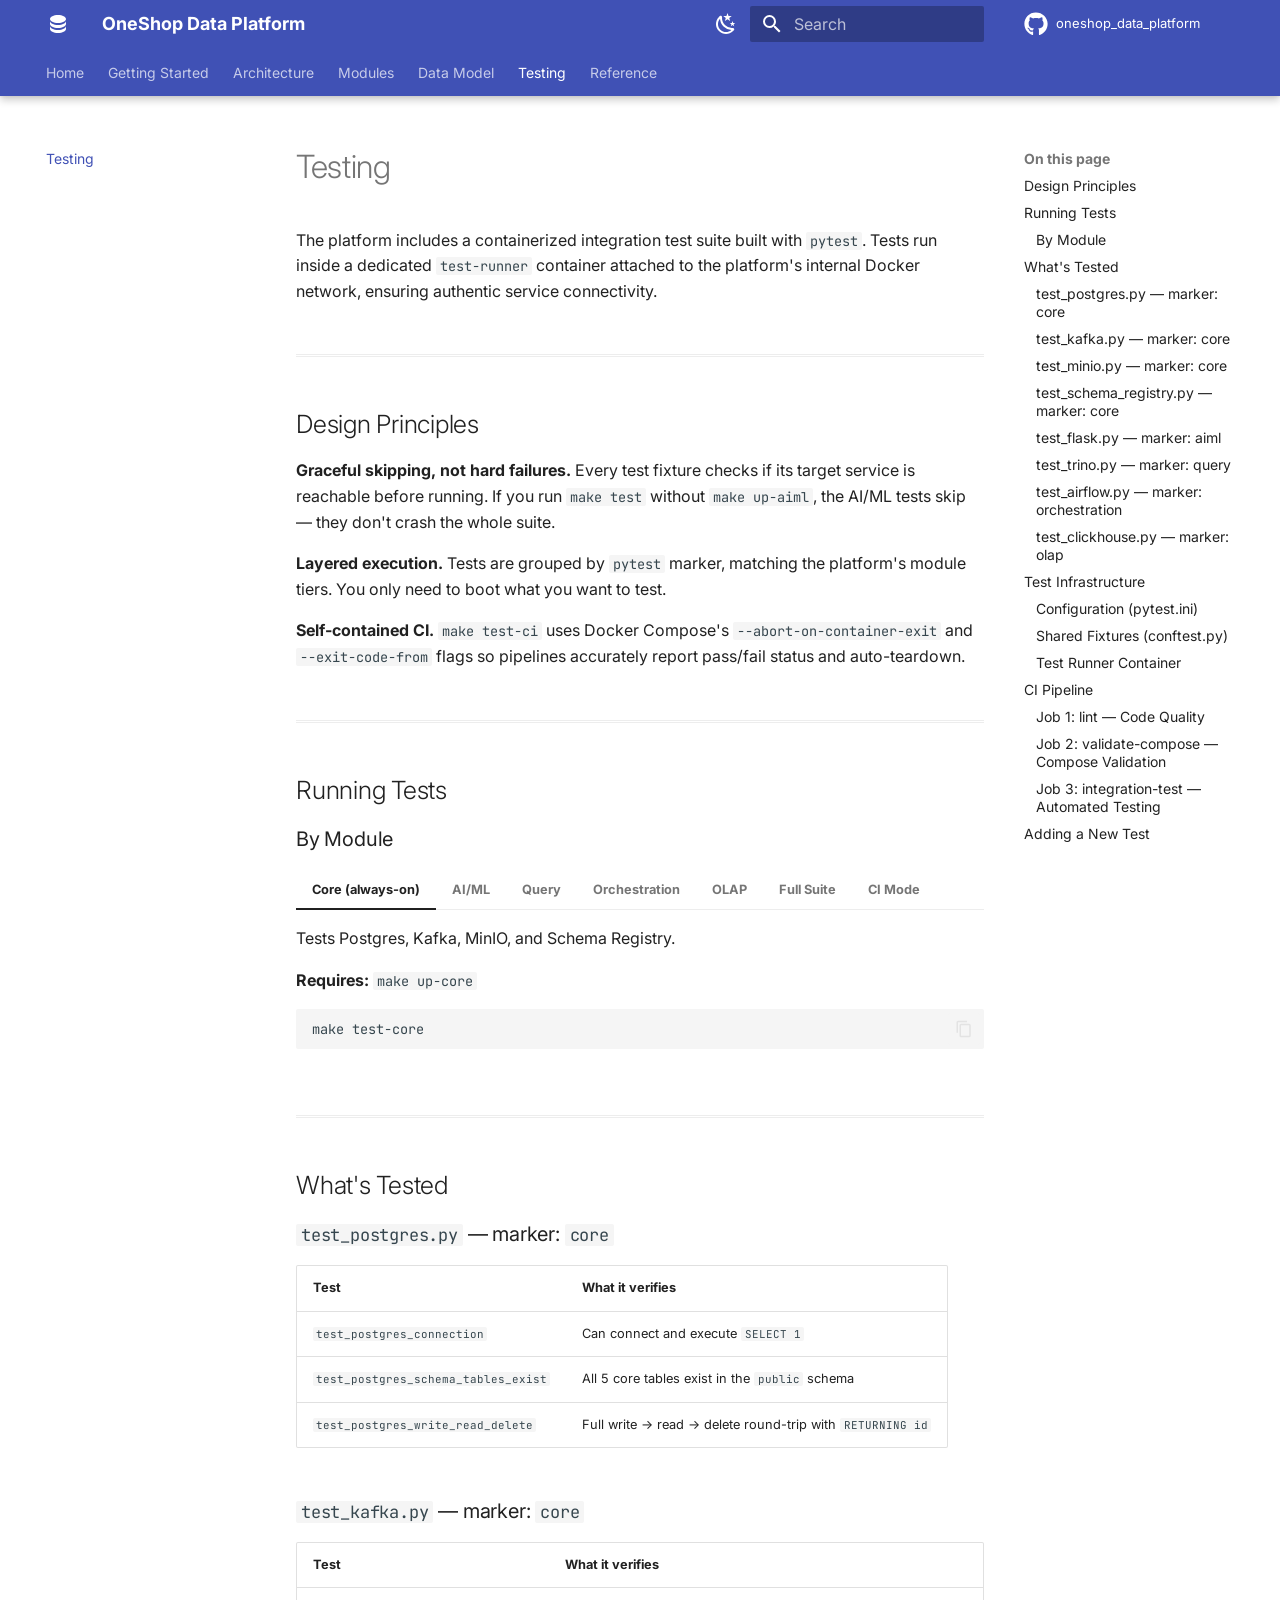
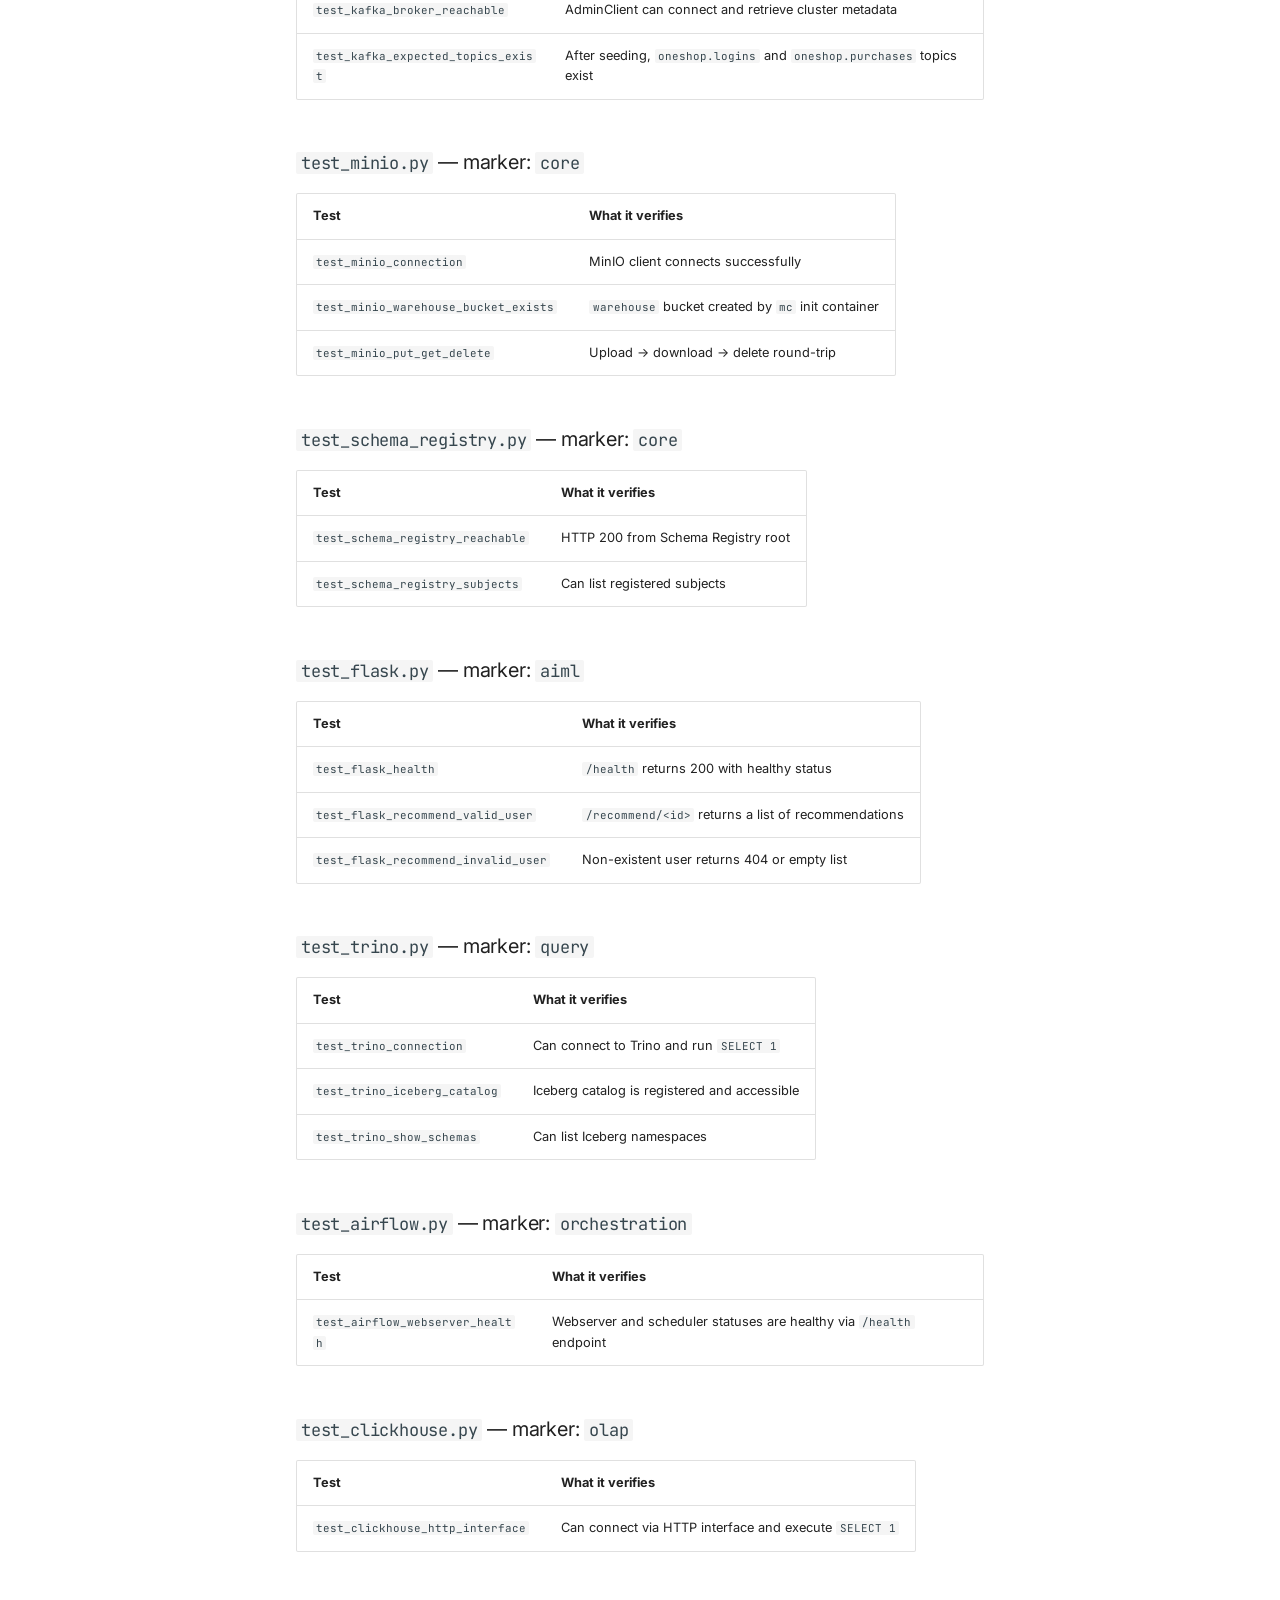
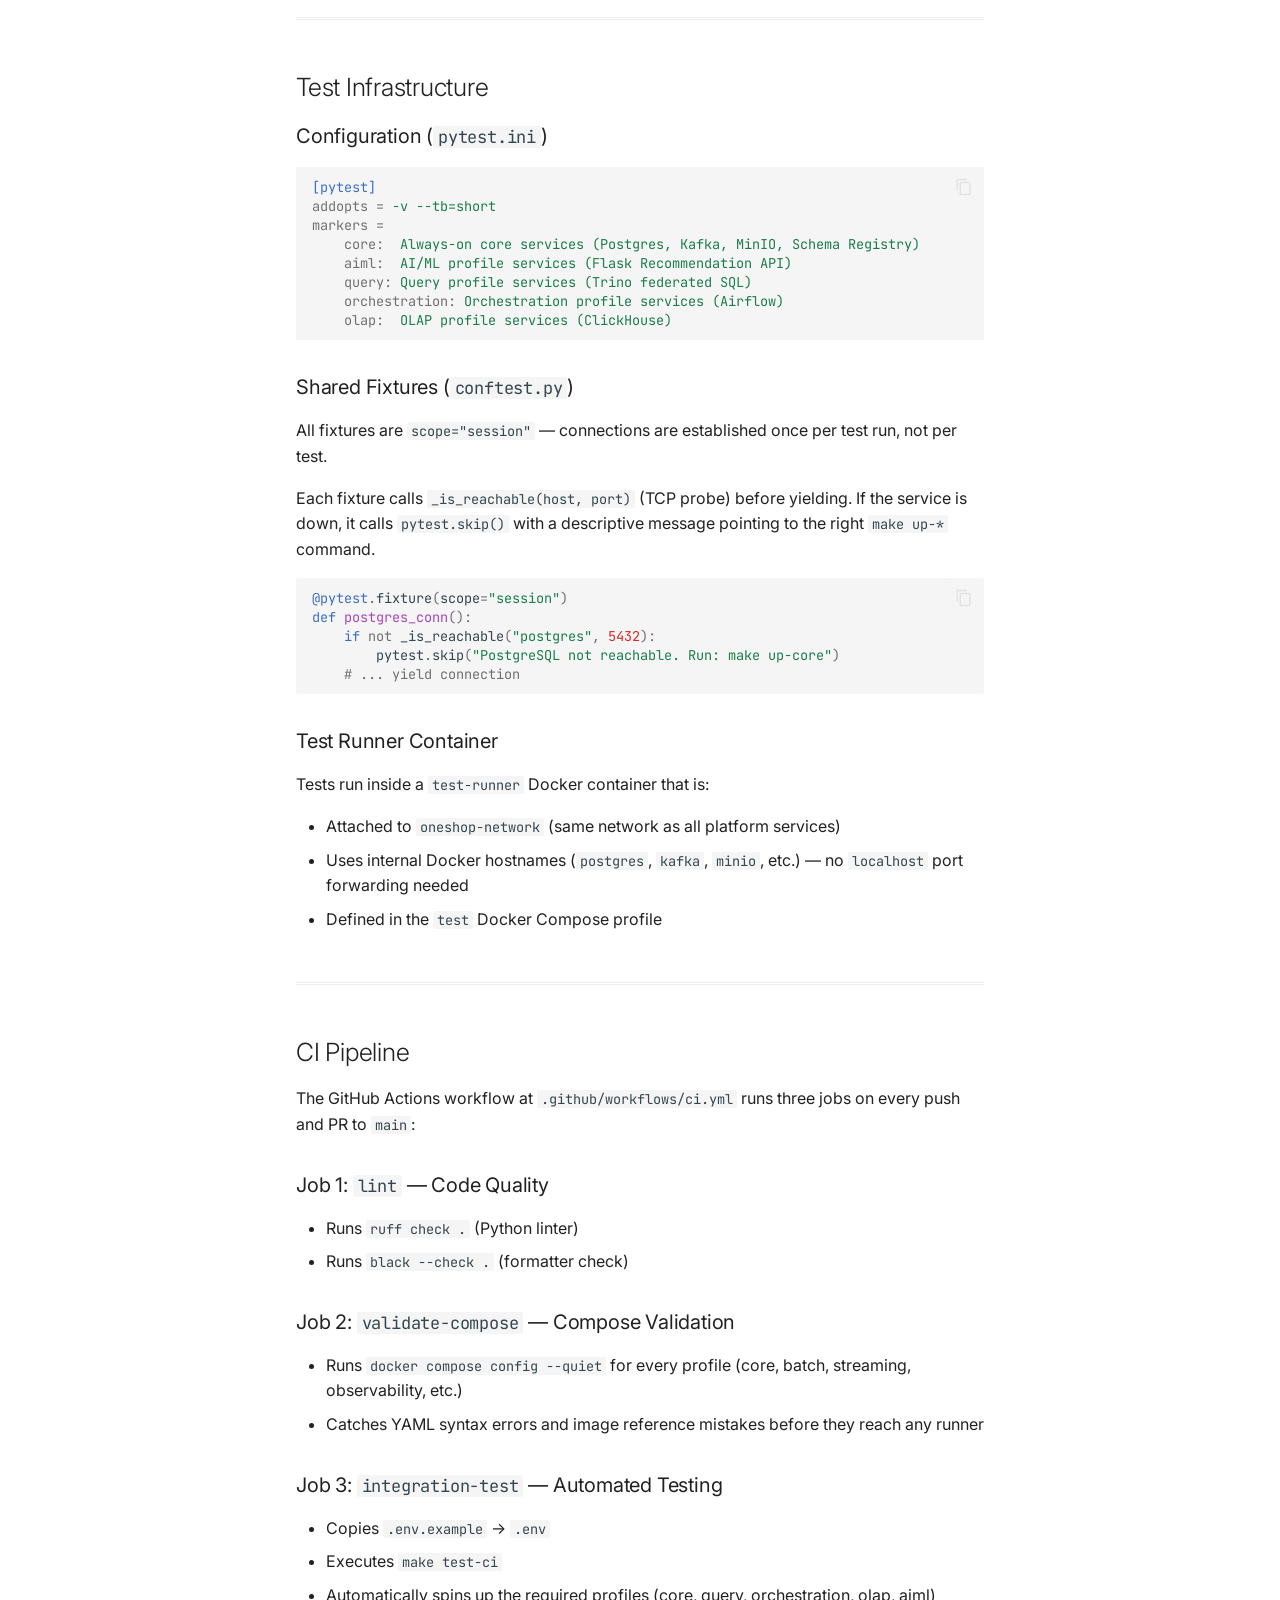
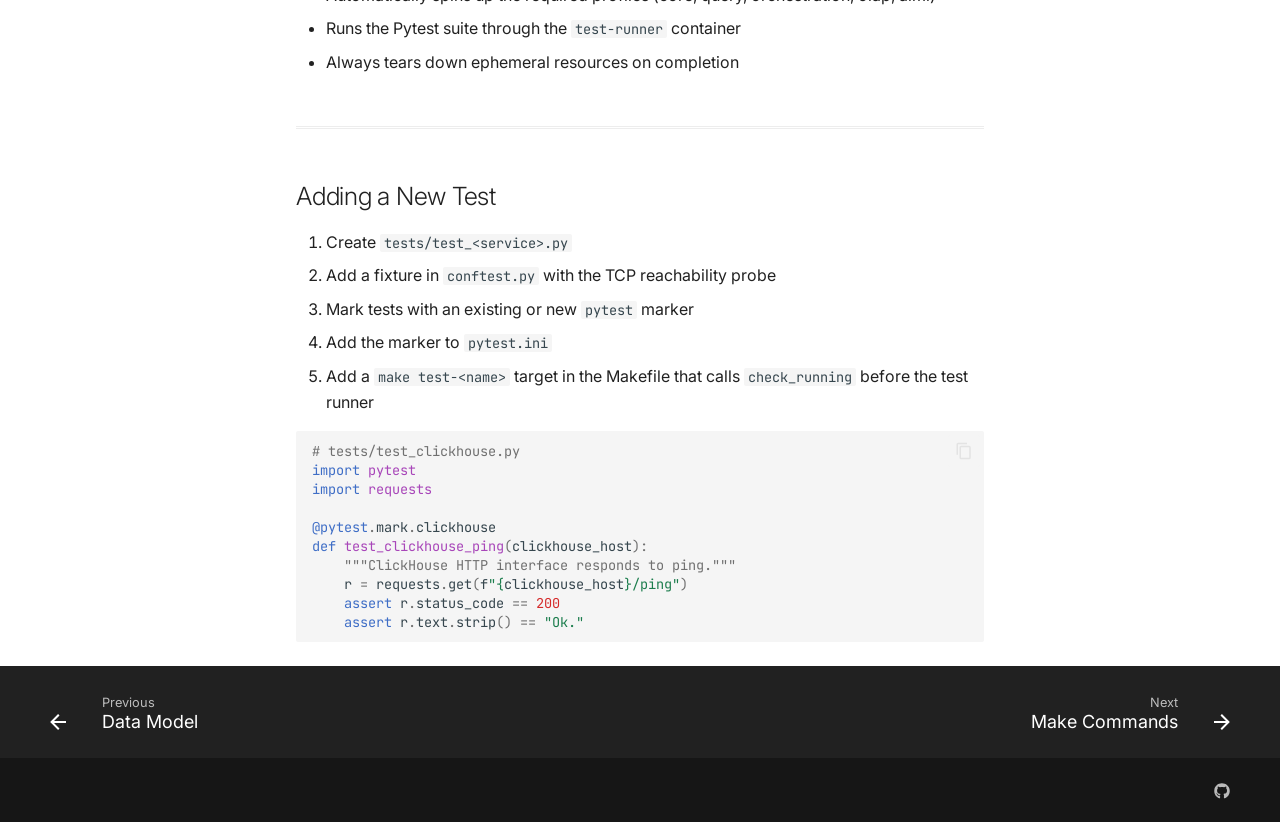
<file: testing/index.html>
<!doctype html>
<html lang="en" class="no-js">
  <head>
    
      <meta charset="utf-8">
      <meta name="viewport" content="width=device-width,initial-scale=1">
      
        <meta name="description" content="Production-grade data engineering platform built on Apache open-source projects — batch, streaming, ML, and observability on a unified Lakehouse.">
      
      
      
        <link rel="canonical" href="https://mohammed-al-zubiri.github.io/oneshop_data_platform/testing/">
      
      
        <link rel="prev" href="../data-model/">
      
      
        <link rel="next" href="../reference/make-commands/">
      
      
        
      
      
      <link rel="icon" href="../assets/favicon.png">
      <meta name="generator" content="mkdocs-1.6.1, mkdocs-material-9.7.6">
    
    
      
        <title>Testing - OneShop Data Platform</title>
      
    
    
      <link rel="stylesheet" href="../assets/stylesheets/main.484c7ddc.min.css">
      
        
        <link rel="stylesheet" href="../assets/stylesheets/palette.ab4e12ef.min.css">
      
      


    
    
      
    
    
      
        
        
        <link rel="preconnect" href="https://fonts.gstatic.com" crossorigin>
        <link rel="stylesheet" href="https://fonts.googleapis.com/css?family=Inter:300,300i,400,400i,700,700i%7CJetBrains+Mono:400,400i,700,700i&display=fallback">
        <style>:root{--md-text-font:"Inter";--md-code-font:"JetBrains Mono"}</style>
      
    
    
      <link rel="stylesheet" href="../assets/extra.css">
    
    <script>__md_scope=new URL("..",location),__md_hash=e=>[...e].reduce(((e,_)=>(e<<5)-e+_.charCodeAt(0)),0),__md_get=(e,_=localStorage,t=__md_scope)=>JSON.parse(_.getItem(t.pathname+"."+e)),__md_set=(e,_,t=localStorage,a=__md_scope)=>{try{t.setItem(a.pathname+"."+e,JSON.stringify(_))}catch(e){}}</script>
    
      

    
    
  </head>
  
  
    
    
      
    
    
    
    
    <body dir="ltr" data-md-color-scheme="slate" data-md-color-primary="indigo" data-md-color-accent="cyan">
  
    
    <input class="md-toggle" data-md-toggle="drawer" type="checkbox" id="__drawer" autocomplete="off">
    <input class="md-toggle" data-md-toggle="search" type="checkbox" id="__search" autocomplete="off">
    <label class="md-overlay" for="__drawer"></label>
    <div data-md-component="skip">
      
        
        <a href="#testing" class="md-skip">
          Skip to content
        </a>
      
    </div>
    <div data-md-component="announce">
      
    </div>
    
    
      

  

<header class="md-header md-header--shadow md-header--lifted" data-md-component="header">
  <nav class="md-header__inner md-grid" aria-label="Header">
    <a href=".." title="OneShop Data Platform" class="md-header__button md-logo" aria-label="OneShop Data Platform" data-md-component="logo">
      
  
  <svg xmlns="http://www.w3.org/2000/svg" viewBox="0 0 24 24"><path d="M12 3C7.58 3 4 4.79 4 7s3.58 4 8 4 8-1.79 8-4-3.58-4-8-4M4 9v3c0 2.21 3.58 4 8 4s8-1.79 8-4V9c0 2.21-3.58 4-8 4s-8-1.79-8-4m0 5v3c0 2.21 3.58 4 8 4s8-1.79 8-4v-3c0 2.21-3.58 4-8 4s-8-1.79-8-4"/></svg>

    </a>
    <label class="md-header__button md-icon" for="__drawer">
      
      <svg xmlns="http://www.w3.org/2000/svg" viewBox="0 0 24 24"><path d="M3 6h18v2H3zm0 5h18v2H3zm0 5h18v2H3z"/></svg>
    </label>
    <div class="md-header__title" data-md-component="header-title">
      <div class="md-header__ellipsis">
        <div class="md-header__topic">
          <span class="md-ellipsis">
            OneShop Data Platform
          </span>
        </div>
        <div class="md-header__topic" data-md-component="header-topic">
          <span class="md-ellipsis">
            
              Testing
            
          </span>
        </div>
      </div>
    </div>
    
      
        <form class="md-header__option" data-md-component="palette">
  
    
    
    
    <input class="md-option" data-md-color-media="(prefers-color-scheme: dark)" data-md-color-scheme="slate" data-md-color-primary="indigo" data-md-color-accent="cyan"  aria-label="Switch to light mode"  type="radio" name="__palette" id="__palette_0">
    
      <label class="md-header__button md-icon" title="Switch to light mode" for="__palette_1" hidden>
        <svg xmlns="http://www.w3.org/2000/svg" viewBox="0 0 24 24"><path d="M12 7a5 5 0 0 1 5 5 5 5 0 0 1-5 5 5 5 0 0 1-5-5 5 5 0 0 1 5-5m0 2a3 3 0 0 0-3 3 3 3 0 0 0 3 3 3 3 0 0 0 3-3 3 3 0 0 0-3-3m0-7 2.39 3.42C13.65 5.15 12.84 5 12 5s-1.65.15-2.39.42zM3.34 7l4.16-.35A7.2 7.2 0 0 0 5.94 8.5c-.44.74-.69 1.5-.83 2.29zm.02 10 1.76-3.77a7.131 7.131 0 0 0 2.38 4.14zM20.65 7l-1.77 3.79a7.02 7.02 0 0 0-2.38-4.15zm-.01 10-4.14.36c.59-.51 1.12-1.14 1.54-1.86.42-.73.69-1.5.83-2.29zM12 22l-2.41-3.44c.74.27 1.55.44 2.41.44.82 0 1.63-.17 2.37-.44z"/></svg>
      </label>
    
  
    
    
    
    <input class="md-option" data-md-color-media="(prefers-color-scheme: light)" data-md-color-scheme="default" data-md-color-primary="indigo" data-md-color-accent="cyan"  aria-label="Switch to dark mode"  type="radio" name="__palette" id="__palette_1">
    
      <label class="md-header__button md-icon" title="Switch to dark mode" for="__palette_0" hidden>
        <svg xmlns="http://www.w3.org/2000/svg" viewBox="0 0 24 24"><path d="m17.75 4.09-2.53 1.94.91 3.06-2.63-1.81-2.63 1.81.91-3.06-2.53-1.94L12.44 4l1.06-3 1.06 3zm3.5 6.91-1.64 1.25.59 1.98-1.7-1.17-1.7 1.17.59-1.98L15.75 11l2.06-.05L18.5 9l.69 1.95zm-2.28 4.95c.83-.08 1.72 1.1 1.19 1.85-.32.45-.66.87-1.08 1.27C15.17 23 8.84 23 4.94 19.07c-3.91-3.9-3.91-10.24 0-14.14.4-.4.82-.76 1.27-1.08.75-.53 1.93.36 1.85 1.19-.27 2.86.69 5.83 2.89 8.02a9.96 9.96 0 0 0 8.02 2.89m-1.64 2.02a12.08 12.08 0 0 1-7.8-3.47c-2.17-2.19-3.33-5-3.49-7.82-2.81 3.14-2.7 7.96.31 10.98 3.02 3.01 7.84 3.12 10.98.31"/></svg>
      </label>
    
  
</form>
      
    
    
      <script>var palette=__md_get("__palette");if(palette&&palette.color){if("(prefers-color-scheme)"===palette.color.media){var media=matchMedia("(prefers-color-scheme: light)"),input=document.querySelector(media.matches?"[data-md-color-media='(prefers-color-scheme: light)']":"[data-md-color-media='(prefers-color-scheme: dark)']");palette.color.media=input.getAttribute("data-md-color-media"),palette.color.scheme=input.getAttribute("data-md-color-scheme"),palette.color.primary=input.getAttribute("data-md-color-primary"),palette.color.accent=input.getAttribute("data-md-color-accent")}for(var[key,value]of Object.entries(palette.color))document.body.setAttribute("data-md-color-"+key,value)}</script>
    
    
    
      
      
        <label class="md-header__button md-icon" for="__search">
          
          <svg xmlns="http://www.w3.org/2000/svg" viewBox="0 0 24 24"><path d="M9.5 3A6.5 6.5 0 0 1 16 9.5c0 1.61-.59 3.09-1.56 4.23l.27.27h.79l5 5-1.5 1.5-5-5v-.79l-.27-.27A6.52 6.52 0 0 1 9.5 16 6.5 6.5 0 0 1 3 9.5 6.5 6.5 0 0 1 9.5 3m0 2C7 5 5 7 5 9.5S7 14 9.5 14 14 12 14 9.5 12 5 9.5 5"/></svg>
        </label>
        <div class="md-search" data-md-component="search" role="dialog">
  <label class="md-search__overlay" for="__search"></label>
  <div class="md-search__inner" role="search">
    <form class="md-search__form" name="search">
      <input type="text" class="md-search__input" name="query" aria-label="Search" placeholder="Search" autocapitalize="off" autocorrect="off" autocomplete="off" spellcheck="false" data-md-component="search-query" required>
      <label class="md-search__icon md-icon" for="__search">
        
        <svg xmlns="http://www.w3.org/2000/svg" viewBox="0 0 24 24"><path d="M9.5 3A6.5 6.5 0 0 1 16 9.5c0 1.61-.59 3.09-1.56 4.23l.27.27h.79l5 5-1.5 1.5-5-5v-.79l-.27-.27A6.52 6.52 0 0 1 9.5 16 6.5 6.5 0 0 1 3 9.5 6.5 6.5 0 0 1 9.5 3m0 2C7 5 5 7 5 9.5S7 14 9.5 14 14 12 14 9.5 12 5 9.5 5"/></svg>
        
        <svg xmlns="http://www.w3.org/2000/svg" viewBox="0 0 24 24"><path d="M20 11v2H8l5.5 5.5-1.42 1.42L4.16 12l7.92-7.92L13.5 5.5 8 11z"/></svg>
      </label>
      <nav class="md-search__options" aria-label="Search">
        
        <button type="reset" class="md-search__icon md-icon" title="Clear" aria-label="Clear" tabindex="-1">
          
          <svg xmlns="http://www.w3.org/2000/svg" viewBox="0 0 24 24"><path d="M19 6.41 17.59 5 12 10.59 6.41 5 5 6.41 10.59 12 5 17.59 6.41 19 12 13.41 17.59 19 19 17.59 13.41 12z"/></svg>
        </button>
      </nav>
      
        <div class="md-search__suggest" data-md-component="search-suggest"></div>
      
    </form>
    <div class="md-search__output">
      <div class="md-search__scrollwrap" tabindex="0" data-md-scrollfix>
        <div class="md-search-result" data-md-component="search-result">
          <div class="md-search-result__meta">
            Initializing search
          </div>
          <ol class="md-search-result__list" role="presentation"></ol>
        </div>
      </div>
    </div>
  </div>
</div>
      
    
    
      <div class="md-header__source">
        <a href="https://github.com/Mohammed-Al-Zubiri/oneshop_data_platform" title="Go to repository" class="md-source" data-md-component="source">
  <div class="md-source__icon md-icon">
    
    <svg xmlns="http://www.w3.org/2000/svg" viewBox="0 0 512 512"><!--! Font Awesome Free 7.1.0 by @fontawesome - https://fontawesome.com License - https://fontawesome.com/license/free (Icons: CC BY 4.0, Fonts: SIL OFL 1.1, Code: MIT License) Copyright 2025 Fonticons, Inc.--><path d="M173.9 397.4c0 2-2.3 3.6-5.2 3.6-3.3.3-5.6-1.3-5.6-3.6 0-2 2.3-3.6 5.2-3.6 3-.3 5.6 1.3 5.6 3.6m-31.1-4.5c-.7 2 1.3 4.3 4.3 4.9 2.6 1 5.6 0 6.2-2s-1.3-4.3-4.3-5.2c-2.6-.7-5.5.3-6.2 2.3m44.2-1.7c-2.9.7-4.9 2.6-4.6 4.9.3 2 2.9 3.3 5.9 2.6 2.9-.7 4.9-2.6 4.6-4.6-.3-1.9-3-3.2-5.9-2.9M252.8 8C114.1 8 8 113.3 8 252c0 110.9 69.8 205.8 169.5 239.2 12.8 2.3 17.3-5.6 17.3-12.1 0-6.2-.3-40.4-.3-61.4 0 0-70 15-84.7-29.8 0 0-11.4-29.1-27.8-36.6 0 0-22.9-15.7 1.6-15.4 0 0 24.9 2 38.6 25.8 21.9 38.6 58.6 27.5 72.9 20.9 2.3-16 8.8-27.1 16-33.7-55.9-6.2-112.3-14.3-112.3-110.5 0-27.5 7.6-41.3 23.6-58.9-2.6-6.5-11.1-33.3 2.6-67.9 20.9-6.5 69 27 69 27 20-5.6 41.5-8.5 62.8-8.5s42.8 2.9 62.8 8.5c0 0 48.1-33.6 69-27 13.7 34.7 5.2 61.4 2.6 67.9 16 17.7 25.8 31.5 25.8 58.9 0 96.5-58.9 104.2-114.8 110.5 9.2 7.9 17 22.9 17 46.4 0 33.7-.3 75.4-.3 83.6 0 6.5 4.6 14.4 17.3 12.1C436.2 457.8 504 362.9 504 252 504 113.3 391.5 8 252.8 8M105.2 352.9c-1.3 1-1 3.3.7 5.2 1.6 1.6 3.9 2.3 5.2 1 1.3-1 1-3.3-.7-5.2-1.6-1.6-3.9-2.3-5.2-1m-10.8-8.1c-.7 1.3.3 2.9 2.3 3.9 1.6 1 3.6.7 4.3-.7.7-1.3-.3-2.9-2.3-3.9-2-.6-3.6-.3-4.3.7m32.4 35.6c-1.6 1.3-1 4.3 1.3 6.2 2.3 2.3 5.2 2.6 6.5 1 1.3-1.3.7-4.3-1.3-6.2-2.2-2.3-5.2-2.6-6.5-1m-11.4-14.7c-1.6 1-1.6 3.6 0 5.9s4.3 3.3 5.6 2.3c1.6-1.3 1.6-3.9 0-6.2-1.4-2.3-4-3.3-5.6-2"/></svg>
  </div>
  <div class="md-source__repository">
    oneshop_data_platform
  </div>
</a>
      </div>
    
  </nav>
  
    
      
<nav class="md-tabs" aria-label="Tabs" data-md-component="tabs">
  <div class="md-grid">
    <ul class="md-tabs__list">
      
        
  
  
  
  
    <li class="md-tabs__item">
      <a href=".." class="md-tabs__link">
        
  
  
    
  
  Home

      </a>
    </li>
  

      
        
  
  
  
  
    <li class="md-tabs__item">
      <a href="../getting-started/" class="md-tabs__link">
        
  
  
    
  
  Getting Started

      </a>
    </li>
  

      
        
  
  
  
  
    <li class="md-tabs__item">
      <a href="../architecture/" class="md-tabs__link">
        
  
  
    
  
  Architecture

      </a>
    </li>
  

      
        
  
  
  
  
    
    
      <li class="md-tabs__item">
        <a href="../modules/batch/" class="md-tabs__link">
          
  
  
  Modules

        </a>
      </li>
    
  

      
        
  
  
  
  
    <li class="md-tabs__item">
      <a href="../data-model/" class="md-tabs__link">
        
  
  
    
  
  Data Model

      </a>
    </li>
  

      
        
  
  
  
    
  
  
    <li class="md-tabs__item md-tabs__item--active">
      <a href="./" class="md-tabs__link">
        
  
  
    
  
  Testing

      </a>
    </li>
  

      
        
  
  
  
  
    
    
      <li class="md-tabs__item">
        <a href="../reference/make-commands/" class="md-tabs__link">
          
  
  
  Reference

        </a>
      </li>
    
  

      
    </ul>
  </div>
</nav>
    
  
</header>
    
    <div class="md-container" data-md-component="container">
      
      
        
      
      <main class="md-main" data-md-component="main">
        <div class="md-main__inner md-grid">
          
            
              
              <div class="md-sidebar md-sidebar--primary" data-md-component="sidebar" data-md-type="navigation" >
                <div class="md-sidebar__scrollwrap">
                  <div class="md-sidebar__inner">
                    


  


<nav class="md-nav md-nav--primary md-nav--lifted" aria-label="Navigation" data-md-level="0">
  <label class="md-nav__title" for="__drawer">
    <a href=".." title="OneShop Data Platform" class="md-nav__button md-logo" aria-label="OneShop Data Platform" data-md-component="logo">
      
  
  <svg xmlns="http://www.w3.org/2000/svg" viewBox="0 0 24 24"><path d="M12 3C7.58 3 4 4.79 4 7s3.58 4 8 4 8-1.79 8-4-3.58-4-8-4M4 9v3c0 2.21 3.58 4 8 4s8-1.79 8-4V9c0 2.21-3.58 4-8 4s-8-1.79-8-4m0 5v3c0 2.21 3.58 4 8 4s8-1.79 8-4v-3c0 2.21-3.58 4-8 4s-8-1.79-8-4"/></svg>

    </a>
    OneShop Data Platform
  </label>
  
    <div class="md-nav__source">
      <a href="https://github.com/Mohammed-Al-Zubiri/oneshop_data_platform" title="Go to repository" class="md-source" data-md-component="source">
  <div class="md-source__icon md-icon">
    
    <svg xmlns="http://www.w3.org/2000/svg" viewBox="0 0 512 512"><!--! Font Awesome Free 7.1.0 by @fontawesome - https://fontawesome.com License - https://fontawesome.com/license/free (Icons: CC BY 4.0, Fonts: SIL OFL 1.1, Code: MIT License) Copyright 2025 Fonticons, Inc.--><path d="M173.9 397.4c0 2-2.3 3.6-5.2 3.6-3.3.3-5.6-1.3-5.6-3.6 0-2 2.3-3.6 5.2-3.6 3-.3 5.6 1.3 5.6 3.6m-31.1-4.5c-.7 2 1.3 4.3 4.3 4.9 2.6 1 5.6 0 6.2-2s-1.3-4.3-4.3-5.2c-2.6-.7-5.5.3-6.2 2.3m44.2-1.7c-2.9.7-4.9 2.6-4.6 4.9.3 2 2.9 3.3 5.9 2.6 2.9-.7 4.9-2.6 4.6-4.6-.3-1.9-3-3.2-5.9-2.9M252.8 8C114.1 8 8 113.3 8 252c0 110.9 69.8 205.8 169.5 239.2 12.8 2.3 17.3-5.6 17.3-12.1 0-6.2-.3-40.4-.3-61.4 0 0-70 15-84.7-29.8 0 0-11.4-29.1-27.8-36.6 0 0-22.9-15.7 1.6-15.4 0 0 24.9 2 38.6 25.8 21.9 38.6 58.6 27.5 72.9 20.9 2.3-16 8.8-27.1 16-33.7-55.9-6.2-112.3-14.3-112.3-110.5 0-27.5 7.6-41.3 23.6-58.9-2.6-6.5-11.1-33.3 2.6-67.9 20.9-6.5 69 27 69 27 20-5.6 41.5-8.5 62.8-8.5s42.8 2.9 62.8 8.5c0 0 48.1-33.6 69-27 13.7 34.7 5.2 61.4 2.6 67.9 16 17.7 25.8 31.5 25.8 58.9 0 96.5-58.9 104.2-114.8 110.5 9.2 7.9 17 22.9 17 46.4 0 33.7-.3 75.4-.3 83.6 0 6.5 4.6 14.4 17.3 12.1C436.2 457.8 504 362.9 504 252 504 113.3 391.5 8 252.8 8M105.2 352.9c-1.3 1-1 3.3.7 5.2 1.6 1.6 3.9 2.3 5.2 1 1.3-1 1-3.3-.7-5.2-1.6-1.6-3.9-2.3-5.2-1m-10.8-8.1c-.7 1.3.3 2.9 2.3 3.9 1.6 1 3.6.7 4.3-.7.7-1.3-.3-2.9-2.3-3.9-2-.6-3.6-.3-4.3.7m32.4 35.6c-1.6 1.3-1 4.3 1.3 6.2 2.3 2.3 5.2 2.6 6.5 1 1.3-1.3.7-4.3-1.3-6.2-2.2-2.3-5.2-2.6-6.5-1m-11.4-14.7c-1.6 1-1.6 3.6 0 5.9s4.3 3.3 5.6 2.3c1.6-1.3 1.6-3.9 0-6.2-1.4-2.3-4-3.3-5.6-2"/></svg>
  </div>
  <div class="md-source__repository">
    oneshop_data_platform
  </div>
</a>
    </div>
  
  <ul class="md-nav__list" data-md-scrollfix>
    
      
      
  
  
  
  
    <li class="md-nav__item">
      <a href=".." class="md-nav__link">
        
  
  
  <span class="md-ellipsis">
    
  
    Home
  

    
  </span>
  
  

      </a>
    </li>
  

    
      
      
  
  
  
  
    <li class="md-nav__item">
      <a href="../getting-started/" class="md-nav__link">
        
  
  
  <span class="md-ellipsis">
    
  
    Getting Started
  

    
  </span>
  
  

      </a>
    </li>
  

    
      
      
  
  
  
  
    <li class="md-nav__item">
      <a href="../architecture/" class="md-nav__link">
        
  
  
  <span class="md-ellipsis">
    
  
    Architecture
  

    
  </span>
  
  

      </a>
    </li>
  

    
      
      
  
  
  
  
    
    
    
    
      
      
        
      
    
    
    <li class="md-nav__item md-nav__item--nested">
      
        
        
          
        
        <input class="md-nav__toggle md-toggle md-toggle--indeterminate" type="checkbox" id="__nav_4" >
        
          
          <label class="md-nav__link" for="__nav_4" id="__nav_4_label" tabindex="0">
            
  
  
  <span class="md-ellipsis">
    
  
    Modules
  

    
  </span>
  
  

            <span class="md-nav__icon md-icon"></span>
          </label>
        
        <nav class="md-nav" data-md-level="1" aria-labelledby="__nav_4_label" aria-expanded="false">
          <label class="md-nav__title" for="__nav_4">
            <span class="md-nav__icon md-icon"></span>
            
  
    Modules
  

          </label>
          <ul class="md-nav__list" data-md-scrollfix>
            
              
                
  
  
  
  
    <li class="md-nav__item">
      <a href="../modules/batch/" class="md-nav__link">
        
  
  
  <span class="md-ellipsis">
    
  
    Batch Pipeline
  

    
  </span>
  
  

      </a>
    </li>
  

              
            
              
                
  
  
  
  
    <li class="md-nav__item">
      <a href="../modules/realtime/" class="md-nav__link">
        
  
  
  <span class="md-ellipsis">
    
  
    Real-Time Pipeline
  

    
  </span>
  
  

      </a>
    </li>
  

              
            
              
                
  
  
  
  
    <li class="md-nav__item">
      <a href="../modules/ml/" class="md-nav__link">
        
  
  
  <span class="md-ellipsis">
    
  
    ML & AI
  

    
  </span>
  
  

      </a>
    </li>
  

              
            
              
                
  
  
  
  
    <li class="md-nav__item">
      <a href="../modules/observability/" class="md-nav__link">
        
  
  
  <span class="md-ellipsis">
    
  
    Observability
  

    
  </span>
  
  

      </a>
    </li>
  

              
            
          </ul>
        </nav>
      
    </li>
  

    
      
      
  
  
  
  
    <li class="md-nav__item">
      <a href="../data-model/" class="md-nav__link">
        
  
  
  <span class="md-ellipsis">
    
  
    Data Model
  

    
  </span>
  
  

      </a>
    </li>
  

    
      
      
  
  
    
  
  
  
    <li class="md-nav__item md-nav__item--active">
      
      <input class="md-nav__toggle md-toggle" type="checkbox" id="__toc">
      
      
        
      
      
        <label class="md-nav__link md-nav__link--active" for="__toc">
          
  
  
  <span class="md-ellipsis">
    
  
    Testing
  

    
  </span>
  
  

          <span class="md-nav__icon md-icon"></span>
        </label>
      
      <a href="./" class="md-nav__link md-nav__link--active">
        
  
  
  <span class="md-ellipsis">
    
  
    Testing
  

    
  </span>
  
  

      </a>
      
        

  

<nav class="md-nav md-nav--secondary" aria-label="On this page">
  
  
  
    
  
  
    <label class="md-nav__title" for="__toc">
      <span class="md-nav__icon md-icon"></span>
      On this page
    </label>
    <ul class="md-nav__list" data-md-component="toc" data-md-scrollfix>
      
        <li class="md-nav__item">
  <a href="#design-principles" class="md-nav__link">
    <span class="md-ellipsis">
      
        Design Principles
      
    </span>
  </a>
  
</li>
      
        <li class="md-nav__item">
  <a href="#running-tests" class="md-nav__link">
    <span class="md-ellipsis">
      
        Running Tests
      
    </span>
  </a>
  
    <nav class="md-nav" aria-label="Running Tests">
      <ul class="md-nav__list">
        
          <li class="md-nav__item">
  <a href="#by-module" class="md-nav__link">
    <span class="md-ellipsis">
      
        By Module
      
    </span>
  </a>
  
</li>
        
      </ul>
    </nav>
  
</li>
      
        <li class="md-nav__item">
  <a href="#whats-tested" class="md-nav__link">
    <span class="md-ellipsis">
      
        What's Tested
      
    </span>
  </a>
  
    <nav class="md-nav" aria-label="What&#39;s Tested">
      <ul class="md-nav__list">
        
          <li class="md-nav__item">
  <a href="#test_postgrespy-marker-core" class="md-nav__link">
    <span class="md-ellipsis">
      
        test_postgres.py — marker: core
      
    </span>
  </a>
  
</li>
        
          <li class="md-nav__item">
  <a href="#test_kafkapy-marker-core" class="md-nav__link">
    <span class="md-ellipsis">
      
        test_kafka.py — marker: core
      
    </span>
  </a>
  
</li>
        
          <li class="md-nav__item">
  <a href="#test_miniopy-marker-core" class="md-nav__link">
    <span class="md-ellipsis">
      
        test_minio.py — marker: core
      
    </span>
  </a>
  
</li>
        
          <li class="md-nav__item">
  <a href="#test_schema_registrypy-marker-core" class="md-nav__link">
    <span class="md-ellipsis">
      
        test_schema_registry.py — marker: core
      
    </span>
  </a>
  
</li>
        
          <li class="md-nav__item">
  <a href="#test_flaskpy-marker-aiml" class="md-nav__link">
    <span class="md-ellipsis">
      
        test_flask.py — marker: aiml
      
    </span>
  </a>
  
</li>
        
          <li class="md-nav__item">
  <a href="#test_trinopy-marker-query" class="md-nav__link">
    <span class="md-ellipsis">
      
        test_trino.py — marker: query
      
    </span>
  </a>
  
</li>
        
          <li class="md-nav__item">
  <a href="#test_airflowpy-marker-orchestration" class="md-nav__link">
    <span class="md-ellipsis">
      
        test_airflow.py — marker: orchestration
      
    </span>
  </a>
  
</li>
        
          <li class="md-nav__item">
  <a href="#test_clickhousepy-marker-olap" class="md-nav__link">
    <span class="md-ellipsis">
      
        test_clickhouse.py — marker: olap
      
    </span>
  </a>
  
</li>
        
      </ul>
    </nav>
  
</li>
      
        <li class="md-nav__item">
  <a href="#test-infrastructure" class="md-nav__link">
    <span class="md-ellipsis">
      
        Test Infrastructure
      
    </span>
  </a>
  
    <nav class="md-nav" aria-label="Test Infrastructure">
      <ul class="md-nav__list">
        
          <li class="md-nav__item">
  <a href="#configuration-pytestini" class="md-nav__link">
    <span class="md-ellipsis">
      
        Configuration (pytest.ini)
      
    </span>
  </a>
  
</li>
        
          <li class="md-nav__item">
  <a href="#shared-fixtures-conftestpy" class="md-nav__link">
    <span class="md-ellipsis">
      
        Shared Fixtures (conftest.py)
      
    </span>
  </a>
  
</li>
        
          <li class="md-nav__item">
  <a href="#test-runner-container" class="md-nav__link">
    <span class="md-ellipsis">
      
        Test Runner Container
      
    </span>
  </a>
  
</li>
        
      </ul>
    </nav>
  
</li>
      
        <li class="md-nav__item">
  <a href="#ci-pipeline" class="md-nav__link">
    <span class="md-ellipsis">
      
        CI Pipeline
      
    </span>
  </a>
  
    <nav class="md-nav" aria-label="CI Pipeline">
      <ul class="md-nav__list">
        
          <li class="md-nav__item">
  <a href="#job-1-lint-code-quality" class="md-nav__link">
    <span class="md-ellipsis">
      
        Job 1: lint — Code Quality
      
    </span>
  </a>
  
</li>
        
          <li class="md-nav__item">
  <a href="#job-2-validate-compose-compose-validation" class="md-nav__link">
    <span class="md-ellipsis">
      
        Job 2: validate-compose — Compose Validation
      
    </span>
  </a>
  
</li>
        
          <li class="md-nav__item">
  <a href="#job-3-integration-test-automated-testing" class="md-nav__link">
    <span class="md-ellipsis">
      
        Job 3: integration-test — Automated Testing
      
    </span>
  </a>
  
</li>
        
      </ul>
    </nav>
  
</li>
      
        <li class="md-nav__item">
  <a href="#adding-a-new-test" class="md-nav__link">
    <span class="md-ellipsis">
      
        Adding a New Test
      
    </span>
  </a>
  
</li>
      
    </ul>
  
</nav>
      
    </li>
  

    
      
      
  
  
  
  
    
    
    
    
      
      
        
      
    
    
    <li class="md-nav__item md-nav__item--nested">
      
        
        
          
        
        <input class="md-nav__toggle md-toggle md-toggle--indeterminate" type="checkbox" id="__nav_7" >
        
          
          <label class="md-nav__link" for="__nav_7" id="__nav_7_label" tabindex="0">
            
  
  
  <span class="md-ellipsis">
    
  
    Reference
  

    
  </span>
  
  

            <span class="md-nav__icon md-icon"></span>
          </label>
        
        <nav class="md-nav" data-md-level="1" aria-labelledby="__nav_7_label" aria-expanded="false">
          <label class="md-nav__title" for="__nav_7">
            <span class="md-nav__icon md-icon"></span>
            
  
    Reference
  

          </label>
          <ul class="md-nav__list" data-md-scrollfix>
            
              
                
  
  
  
  
    <li class="md-nav__item">
      <a href="../reference/make-commands/" class="md-nav__link">
        
  
  
  <span class="md-ellipsis">
    
  
    Make Commands
  

    
  </span>
  
  

      </a>
    </li>
  

              
            
              
                
  
  
  
  
    <li class="md-nav__item">
      <a href="../reference/service-endpoints/" class="md-nav__link">
        
  
  
  <span class="md-ellipsis">
    
  
    Service Endpoints
  

    
  </span>
  
  

      </a>
    </li>
  

              
            
          </ul>
        </nav>
      
    </li>
  

    
  </ul>
</nav>
                  </div>
                </div>
              </div>
            
            
              
              <div class="md-sidebar md-sidebar--secondary" data-md-component="sidebar" data-md-type="toc" >
                <div class="md-sidebar__scrollwrap">
                  <div class="md-sidebar__inner">
                    

  

<nav class="md-nav md-nav--secondary" aria-label="On this page">
  
  
  
    
  
  
    <label class="md-nav__title" for="__toc">
      <span class="md-nav__icon md-icon"></span>
      On this page
    </label>
    <ul class="md-nav__list" data-md-component="toc" data-md-scrollfix>
      
        <li class="md-nav__item">
  <a href="#design-principles" class="md-nav__link">
    <span class="md-ellipsis">
      
        Design Principles
      
    </span>
  </a>
  
</li>
      
        <li class="md-nav__item">
  <a href="#running-tests" class="md-nav__link">
    <span class="md-ellipsis">
      
        Running Tests
      
    </span>
  </a>
  
    <nav class="md-nav" aria-label="Running Tests">
      <ul class="md-nav__list">
        
          <li class="md-nav__item">
  <a href="#by-module" class="md-nav__link">
    <span class="md-ellipsis">
      
        By Module
      
    </span>
  </a>
  
</li>
        
      </ul>
    </nav>
  
</li>
      
        <li class="md-nav__item">
  <a href="#whats-tested" class="md-nav__link">
    <span class="md-ellipsis">
      
        What's Tested
      
    </span>
  </a>
  
    <nav class="md-nav" aria-label="What&#39;s Tested">
      <ul class="md-nav__list">
        
          <li class="md-nav__item">
  <a href="#test_postgrespy-marker-core" class="md-nav__link">
    <span class="md-ellipsis">
      
        test_postgres.py — marker: core
      
    </span>
  </a>
  
</li>
        
          <li class="md-nav__item">
  <a href="#test_kafkapy-marker-core" class="md-nav__link">
    <span class="md-ellipsis">
      
        test_kafka.py — marker: core
      
    </span>
  </a>
  
</li>
        
          <li class="md-nav__item">
  <a href="#test_miniopy-marker-core" class="md-nav__link">
    <span class="md-ellipsis">
      
        test_minio.py — marker: core
      
    </span>
  </a>
  
</li>
        
          <li class="md-nav__item">
  <a href="#test_schema_registrypy-marker-core" class="md-nav__link">
    <span class="md-ellipsis">
      
        test_schema_registry.py — marker: core
      
    </span>
  </a>
  
</li>
        
          <li class="md-nav__item">
  <a href="#test_flaskpy-marker-aiml" class="md-nav__link">
    <span class="md-ellipsis">
      
        test_flask.py — marker: aiml
      
    </span>
  </a>
  
</li>
        
          <li class="md-nav__item">
  <a href="#test_trinopy-marker-query" class="md-nav__link">
    <span class="md-ellipsis">
      
        test_trino.py — marker: query
      
    </span>
  </a>
  
</li>
        
          <li class="md-nav__item">
  <a href="#test_airflowpy-marker-orchestration" class="md-nav__link">
    <span class="md-ellipsis">
      
        test_airflow.py — marker: orchestration
      
    </span>
  </a>
  
</li>
        
          <li class="md-nav__item">
  <a href="#test_clickhousepy-marker-olap" class="md-nav__link">
    <span class="md-ellipsis">
      
        test_clickhouse.py — marker: olap
      
    </span>
  </a>
  
</li>
        
      </ul>
    </nav>
  
</li>
      
        <li class="md-nav__item">
  <a href="#test-infrastructure" class="md-nav__link">
    <span class="md-ellipsis">
      
        Test Infrastructure
      
    </span>
  </a>
  
    <nav class="md-nav" aria-label="Test Infrastructure">
      <ul class="md-nav__list">
        
          <li class="md-nav__item">
  <a href="#configuration-pytestini" class="md-nav__link">
    <span class="md-ellipsis">
      
        Configuration (pytest.ini)
      
    </span>
  </a>
  
</li>
        
          <li class="md-nav__item">
  <a href="#shared-fixtures-conftestpy" class="md-nav__link">
    <span class="md-ellipsis">
      
        Shared Fixtures (conftest.py)
      
    </span>
  </a>
  
</li>
        
          <li class="md-nav__item">
  <a href="#test-runner-container" class="md-nav__link">
    <span class="md-ellipsis">
      
        Test Runner Container
      
    </span>
  </a>
  
</li>
        
      </ul>
    </nav>
  
</li>
      
        <li class="md-nav__item">
  <a href="#ci-pipeline" class="md-nav__link">
    <span class="md-ellipsis">
      
        CI Pipeline
      
    </span>
  </a>
  
    <nav class="md-nav" aria-label="CI Pipeline">
      <ul class="md-nav__list">
        
          <li class="md-nav__item">
  <a href="#job-1-lint-code-quality" class="md-nav__link">
    <span class="md-ellipsis">
      
        Job 1: lint — Code Quality
      
    </span>
  </a>
  
</li>
        
          <li class="md-nav__item">
  <a href="#job-2-validate-compose-compose-validation" class="md-nav__link">
    <span class="md-ellipsis">
      
        Job 2: validate-compose — Compose Validation
      
    </span>
  </a>
  
</li>
        
          <li class="md-nav__item">
  <a href="#job-3-integration-test-automated-testing" class="md-nav__link">
    <span class="md-ellipsis">
      
        Job 3: integration-test — Automated Testing
      
    </span>
  </a>
  
</li>
        
      </ul>
    </nav>
  
</li>
      
        <li class="md-nav__item">
  <a href="#adding-a-new-test" class="md-nav__link">
    <span class="md-ellipsis">
      
        Adding a New Test
      
    </span>
  </a>
  
</li>
      
    </ul>
  
</nav>
                  </div>
                </div>
              </div>
            
          
          
            <div class="md-content" data-md-component="content">
              
              <article class="md-content__inner md-typeset">
                
                  



<h1 id="testing">Testing<a class="headerlink" href="#testing" title="Permanent link">&para;</a></h1>
<p>The platform includes a containerized integration test suite built with <code>pytest</code>. Tests run inside a dedicated <code>test-runner</code> container attached to the platform's internal Docker network, ensuring authentic service connectivity.</p>
<hr />
<h2 id="design-principles">Design Principles<a class="headerlink" href="#design-principles" title="Permanent link">&para;</a></h2>
<p><strong>Graceful skipping, not hard failures.</strong> Every test fixture checks if its target service is reachable before running. If you run <code>make test</code> without <code>make up-aiml</code>, the AI/ML tests skip — they don't crash the whole suite.</p>
<p><strong>Layered execution.</strong> Tests are grouped by <code>pytest</code> marker, matching the platform's module tiers. You only need to boot what you want to test.</p>
<p><strong>Self-contained CI.</strong> <code>make test-ci</code> uses Docker Compose's <code>--abort-on-container-exit</code> and <code>--exit-code-from</code> flags so pipelines accurately report pass/fail status and auto-teardown.</p>
<hr />
<h2 id="running-tests">Running Tests<a class="headerlink" href="#running-tests" title="Permanent link">&para;</a></h2>
<h3 id="by-module">By Module<a class="headerlink" href="#by-module" title="Permanent link">&para;</a></h3>
<div class="tabbed-set tabbed-alternate" data-tabs="1:7"><input checked="checked" id="__tabbed_1_1" name="__tabbed_1" type="radio" /><input id="__tabbed_1_2" name="__tabbed_1" type="radio" /><input id="__tabbed_1_3" name="__tabbed_1" type="radio" /><input id="__tabbed_1_4" name="__tabbed_1" type="radio" /><input id="__tabbed_1_5" name="__tabbed_1" type="radio" /><input id="__tabbed_1_6" name="__tabbed_1" type="radio" /><input id="__tabbed_1_7" name="__tabbed_1" type="radio" /><div class="tabbed-labels"><label for="__tabbed_1_1">Core (always-on)</label><label for="__tabbed_1_2">AI/ML</label><label for="__tabbed_1_3">Query</label><label for="__tabbed_1_4">Orchestration</label><label for="__tabbed_1_5">OLAP</label><label for="__tabbed_1_6">Full Suite</label><label for="__tabbed_1_7">CI Mode</label></div>
<div class="tabbed-content">
<div class="tabbed-block">
<p>Tests Postgres, Kafka, MinIO, and Schema Registry.</p>
<p><strong>Requires:</strong> <code>make up-core</code></p>
<div class="language-bash highlight"><pre><span></span><code><span id="__span-0-1"><a id="__codelineno-0-1" name="__codelineno-0-1" href="#__codelineno-0-1"></a>make<span class="w"> </span>test-core
</span></code></pre></div>
</div>
<div class="tabbed-block">
<p>Tests the Flask Recommendation API endpoints.</p>
<p><strong>Requires:</strong> <code>make up-aiml</code></p>
<div class="language-bash highlight"><pre><span></span><code><span id="__span-1-1"><a id="__codelineno-1-1" name="__codelineno-1-1" href="#__codelineno-1-1"></a>make<span class="w"> </span>test-aiml
</span></code></pre></div>
</div>
<div class="tabbed-block">
<p>Tests Trino federated SQL connectivity and catalog access.</p>
<p><strong>Requires:</strong> <code>make up-query</code></p>
<div class="language-bash highlight"><pre><span></span><code><span id="__span-2-1"><a id="__codelineno-2-1" name="__codelineno-2-1" href="#__codelineno-2-1"></a>make<span class="w"> </span>test-query
</span></code></pre></div>
</div>
<div class="tabbed-block">
<p>Tests Airflow webserver and scheduler health.</p>
<p><strong>Requires:</strong> <code>make up-orchestration</code></p>
<div class="language-bash highlight"><pre><span></span><code><span id="__span-3-1"><a id="__codelineno-3-1" name="__codelineno-3-1" href="#__codelineno-3-1"></a>make<span class="w"> </span>test-orchestration
</span></code></pre></div>
</div>
<div class="tabbed-block">
<p>Tests ClickHouse HTTP interface availability.</p>
<p><strong>Requires:</strong> <code>make up-olap</code></p>
<div class="language-bash highlight"><pre><span></span><code><span id="__span-4-1"><a id="__codelineno-4-1" name="__codelineno-4-1" href="#__codelineno-4-1"></a>make<span class="w"> </span>test-olap
</span></code></pre></div>
</div>
<div class="tabbed-block">
<p>Runs all markers. Services that aren't running are skipped gracefully.</p>
<p><strong>Requires:</strong> <code>make up-core</code> at minimum</p>
<div class="language-bash highlight"><pre><span></span><code><span id="__span-5-1"><a id="__codelineno-5-1" name="__codelineno-5-1" href="#__codelineno-5-1"></a>make<span class="w"> </span><span class="nb">test</span>
</span></code></pre></div>
</div>
<div class="tabbed-block">
<p>Spins up required services, runs tests, and tears down automatically. Exits non-zero on any failure.</p>
<div class="language-bash highlight"><pre><span></span><code><span id="__span-6-1"><a id="__codelineno-6-1" name="__codelineno-6-1" href="#__codelineno-6-1"></a>make<span class="w"> </span>test-ci
</span></code></pre></div>
</div>
</div>
</div>
<hr />
<h2 id="whats-tested">What's Tested<a class="headerlink" href="#whats-tested" title="Permanent link">&para;</a></h2>
<h3 id="test_postgrespy-marker-core"><code>test_postgres.py</code> — marker: <code>core</code><a class="headerlink" href="#test_postgrespy-marker-core" title="Permanent link">&para;</a></h3>
<table>
<thead>
<tr>
<th style="text-align: left;">Test</th>
<th style="text-align: left;">What it verifies</th>
</tr>
</thead>
<tbody>
<tr>
<td style="text-align: left;"><code>test_postgres_connection</code></td>
<td style="text-align: left;">Can connect and execute <code>SELECT 1</code></td>
</tr>
<tr>
<td style="text-align: left;"><code>test_postgres_schema_tables_exist</code></td>
<td style="text-align: left;">All 5 core tables exist in the <code>public</code> schema</td>
</tr>
<tr>
<td style="text-align: left;"><code>test_postgres_write_read_delete</code></td>
<td style="text-align: left;">Full write → read → delete round-trip with <code>RETURNING id</code></td>
</tr>
</tbody>
</table>
<h3 id="test_kafkapy-marker-core"><code>test_kafka.py</code> — marker: <code>core</code><a class="headerlink" href="#test_kafkapy-marker-core" title="Permanent link">&para;</a></h3>
<table>
<thead>
<tr>
<th style="text-align: left;">Test</th>
<th style="text-align: left;">What it verifies</th>
</tr>
</thead>
<tbody>
<tr>
<td style="text-align: left;"><code>test_kafka_broker_reachable</code></td>
<td style="text-align: left;">AdminClient can connect and retrieve cluster metadata</td>
</tr>
<tr>
<td style="text-align: left;"><code>test_kafka_expected_topics_exist</code></td>
<td style="text-align: left;">After seeding, <code>oneshop.logins</code> and <code>oneshop.purchases</code> topics exist</td>
</tr>
</tbody>
</table>
<h3 id="test_miniopy-marker-core"><code>test_minio.py</code> — marker: <code>core</code><a class="headerlink" href="#test_miniopy-marker-core" title="Permanent link">&para;</a></h3>
<table>
<thead>
<tr>
<th style="text-align: left;">Test</th>
<th style="text-align: left;">What it verifies</th>
</tr>
</thead>
<tbody>
<tr>
<td style="text-align: left;"><code>test_minio_connection</code></td>
<td style="text-align: left;">MinIO client connects successfully</td>
</tr>
<tr>
<td style="text-align: left;"><code>test_minio_warehouse_bucket_exists</code></td>
<td style="text-align: left;"><code>warehouse</code> bucket created by <code>mc</code> init container</td>
</tr>
<tr>
<td style="text-align: left;"><code>test_minio_put_get_delete</code></td>
<td style="text-align: left;">Upload → download → delete round-trip</td>
</tr>
</tbody>
</table>
<h3 id="test_schema_registrypy-marker-core"><code>test_schema_registry.py</code> — marker: <code>core</code><a class="headerlink" href="#test_schema_registrypy-marker-core" title="Permanent link">&para;</a></h3>
<table>
<thead>
<tr>
<th style="text-align: left;">Test</th>
<th style="text-align: left;">What it verifies</th>
</tr>
</thead>
<tbody>
<tr>
<td style="text-align: left;"><code>test_schema_registry_reachable</code></td>
<td style="text-align: left;">HTTP 200 from Schema Registry root</td>
</tr>
<tr>
<td style="text-align: left;"><code>test_schema_registry_subjects</code></td>
<td style="text-align: left;">Can list registered subjects</td>
</tr>
</tbody>
</table>
<h3 id="test_flaskpy-marker-aiml"><code>test_flask.py</code> — marker: <code>aiml</code><a class="headerlink" href="#test_flaskpy-marker-aiml" title="Permanent link">&para;</a></h3>
<table>
<thead>
<tr>
<th style="text-align: left;">Test</th>
<th style="text-align: left;">What it verifies</th>
</tr>
</thead>
<tbody>
<tr>
<td style="text-align: left;"><code>test_flask_health</code></td>
<td style="text-align: left;"><code>/health</code> returns 200 with healthy status</td>
</tr>
<tr>
<td style="text-align: left;"><code>test_flask_recommend_valid_user</code></td>
<td style="text-align: left;"><code>/recommend/&lt;id&gt;</code> returns a list of recommendations</td>
</tr>
<tr>
<td style="text-align: left;"><code>test_flask_recommend_invalid_user</code></td>
<td style="text-align: left;">Non-existent user returns 404 or empty list</td>
</tr>
</tbody>
</table>
<h3 id="test_trinopy-marker-query"><code>test_trino.py</code> — marker: <code>query</code><a class="headerlink" href="#test_trinopy-marker-query" title="Permanent link">&para;</a></h3>
<table>
<thead>
<tr>
<th style="text-align: left;">Test</th>
<th style="text-align: left;">What it verifies</th>
</tr>
</thead>
<tbody>
<tr>
<td style="text-align: left;"><code>test_trino_connection</code></td>
<td style="text-align: left;">Can connect to Trino and run <code>SELECT 1</code></td>
</tr>
<tr>
<td style="text-align: left;"><code>test_trino_iceberg_catalog</code></td>
<td style="text-align: left;">Iceberg catalog is registered and accessible</td>
</tr>
<tr>
<td style="text-align: left;"><code>test_trino_show_schemas</code></td>
<td style="text-align: left;">Can list Iceberg namespaces</td>
</tr>
</tbody>
</table>
<h3 id="test_airflowpy-marker-orchestration"><code>test_airflow.py</code> — marker: <code>orchestration</code><a class="headerlink" href="#test_airflowpy-marker-orchestration" title="Permanent link">&para;</a></h3>
<table>
<thead>
<tr>
<th style="text-align: left;">Test</th>
<th style="text-align: left;">What it verifies</th>
</tr>
</thead>
<tbody>
<tr>
<td style="text-align: left;"><code>test_airflow_webserver_health</code></td>
<td style="text-align: left;">Webserver and scheduler statuses are healthy via <code>/health</code> endpoint</td>
</tr>
</tbody>
</table>
<h3 id="test_clickhousepy-marker-olap"><code>test_clickhouse.py</code> — marker: <code>olap</code><a class="headerlink" href="#test_clickhousepy-marker-olap" title="Permanent link">&para;</a></h3>
<table>
<thead>
<tr>
<th style="text-align: left;">Test</th>
<th style="text-align: left;">What it verifies</th>
</tr>
</thead>
<tbody>
<tr>
<td style="text-align: left;"><code>test_clickhouse_http_interface</code></td>
<td style="text-align: left;">Can connect via HTTP interface and execute <code>SELECT 1</code></td>
</tr>
</tbody>
</table>
<hr />
<h2 id="test-infrastructure">Test Infrastructure<a class="headerlink" href="#test-infrastructure" title="Permanent link">&para;</a></h2>
<h3 id="configuration-pytestini">Configuration (<code>pytest.ini</code>)<a class="headerlink" href="#configuration-pytestini" title="Permanent link">&para;</a></h3>
<div class="language-ini highlight"><pre><span></span><code><span id="__span-7-1"><a id="__codelineno-7-1" name="__codelineno-7-1" href="#__codelineno-7-1"></a><span class="k">[pytest]</span>
</span><span id="__span-7-2"><a id="__codelineno-7-2" name="__codelineno-7-2" href="#__codelineno-7-2"></a><span class="na">addopts</span><span class="w"> </span><span class="o">=</span><span class="w"> </span><span class="s">-v --tb=short</span>
</span><span id="__span-7-3"><a id="__codelineno-7-3" name="__codelineno-7-3" href="#__codelineno-7-3"></a><span class="na">markers</span><span class="w"> </span><span class="o">=</span>
</span><span id="__span-7-4"><a id="__codelineno-7-4" name="__codelineno-7-4" href="#__codelineno-7-4"></a><span class="w">    </span><span class="na">core</span><span class="o">:</span><span class="w">  </span><span class="s">Always-on core services (Postgres, Kafka, MinIO, Schema Registry)</span>
</span><span id="__span-7-5"><a id="__codelineno-7-5" name="__codelineno-7-5" href="#__codelineno-7-5"></a><span class="w">    </span><span class="na">aiml</span><span class="o">:</span><span class="w">  </span><span class="s">AI/ML profile services (Flask Recommendation API)</span>
</span><span id="__span-7-6"><a id="__codelineno-7-6" name="__codelineno-7-6" href="#__codelineno-7-6"></a><span class="w">    </span><span class="na">query</span><span class="o">:</span><span class="w"> </span><span class="s">Query profile services (Trino federated SQL)</span>
</span><span id="__span-7-7"><a id="__codelineno-7-7" name="__codelineno-7-7" href="#__codelineno-7-7"></a><span class="w">    </span><span class="na">orchestration</span><span class="o">:</span><span class="w"> </span><span class="s">Orchestration profile services (Airflow)</span>
</span><span id="__span-7-8"><a id="__codelineno-7-8" name="__codelineno-7-8" href="#__codelineno-7-8"></a><span class="w">    </span><span class="na">olap</span><span class="o">:</span><span class="w">  </span><span class="s">OLAP profile services (ClickHouse)</span>
</span></code></pre></div>
<h3 id="shared-fixtures-conftestpy">Shared Fixtures (<code>conftest.py</code>)<a class="headerlink" href="#shared-fixtures-conftestpy" title="Permanent link">&para;</a></h3>
<p>All fixtures are <code>scope="session"</code> — connections are established once per test run, not per test.</p>
<p>Each fixture calls <code>_is_reachable(host, port)</code> (TCP probe) before yielding. If the service is down, it calls <code>pytest.skip()</code> with a descriptive message pointing to the right <code>make up-*</code> command.</p>
<div class="language-python highlight"><pre><span></span><code><span id="__span-8-1"><a id="__codelineno-8-1" name="__codelineno-8-1" href="#__codelineno-8-1"></a><span class="nd">@pytest</span><span class="o">.</span><span class="n">fixture</span><span class="p">(</span><span class="n">scope</span><span class="o">=</span><span class="s2">&quot;session&quot;</span><span class="p">)</span>
</span><span id="__span-8-2"><a id="__codelineno-8-2" name="__codelineno-8-2" href="#__codelineno-8-2"></a><span class="k">def</span><span class="w"> </span><span class="nf">postgres_conn</span><span class="p">():</span>
</span><span id="__span-8-3"><a id="__codelineno-8-3" name="__codelineno-8-3" href="#__codelineno-8-3"></a>    <span class="k">if</span> <span class="ow">not</span> <span class="n">_is_reachable</span><span class="p">(</span><span class="s2">&quot;postgres&quot;</span><span class="p">,</span> <span class="mi">5432</span><span class="p">):</span>
</span><span id="__span-8-4"><a id="__codelineno-8-4" name="__codelineno-8-4" href="#__codelineno-8-4"></a>        <span class="n">pytest</span><span class="o">.</span><span class="n">skip</span><span class="p">(</span><span class="s2">&quot;PostgreSQL not reachable. Run: make up-core&quot;</span><span class="p">)</span>
</span><span id="__span-8-5"><a id="__codelineno-8-5" name="__codelineno-8-5" href="#__codelineno-8-5"></a>    <span class="c1"># ... yield connection</span>
</span></code></pre></div>
<h3 id="test-runner-container">Test Runner Container<a class="headerlink" href="#test-runner-container" title="Permanent link">&para;</a></h3>
<p>Tests run inside a <code>test-runner</code> Docker container that is:</p>
<ul>
<li>Attached to <code>oneshop-network</code> (same network as all platform services)</li>
<li>Uses internal Docker hostnames (<code>postgres</code>, <code>kafka</code>, <code>minio</code>, etc.) — no <code>localhost</code> port forwarding needed</li>
<li>Defined in the <code>test</code> Docker Compose profile</li>
</ul>
<hr />
<h2 id="ci-pipeline">CI Pipeline<a class="headerlink" href="#ci-pipeline" title="Permanent link">&para;</a></h2>
<p>The GitHub Actions workflow at <code>.github/workflows/ci.yml</code> runs three jobs on every push and PR to <code>main</code>:</p>
<h3 id="job-1-lint-code-quality">Job 1: <code>lint</code> — Code Quality<a class="headerlink" href="#job-1-lint-code-quality" title="Permanent link">&para;</a></h3>
<ul>
<li>Runs <code>ruff check .</code> (Python linter)</li>
<li>Runs <code>black --check .</code> (formatter check)</li>
</ul>
<h3 id="job-2-validate-compose-compose-validation">Job 2: <code>validate-compose</code> — Compose Validation<a class="headerlink" href="#job-2-validate-compose-compose-validation" title="Permanent link">&para;</a></h3>
<ul>
<li>Runs <code>docker compose config --quiet</code> for every profile (core, batch, streaming, observability, etc.)</li>
<li>Catches YAML syntax errors and image reference mistakes before they reach any runner</li>
</ul>
<h3 id="job-3-integration-test-automated-testing">Job 3: <code>integration-test</code> — Automated Testing<a class="headerlink" href="#job-3-integration-test-automated-testing" title="Permanent link">&para;</a></h3>
<ul>
<li>Copies <code>.env.example</code> → <code>.env</code></li>
<li>Executes <code>make test-ci</code></li>
<li>Automatically spins up the required profiles (core, query, orchestration, olap, aiml)</li>
<li>Runs the Pytest suite through the <code>test-runner</code> container</li>
<li>Always tears down ephemeral resources on completion</li>
</ul>
<hr />
<h2 id="adding-a-new-test">Adding a New Test<a class="headerlink" href="#adding-a-new-test" title="Permanent link">&para;</a></h2>
<ol>
<li>Create <code>tests/test_&lt;service&gt;.py</code></li>
<li>Add a fixture in <code>conftest.py</code> with the TCP reachability probe</li>
<li>Mark tests with an existing or new <code>pytest</code> marker</li>
<li>Add the marker to <code>pytest.ini</code></li>
<li>Add a <code>make test-&lt;name&gt;</code> target in the Makefile that calls <code>check_running</code> before the test runner</li>
</ol>
<div class="language-python highlight"><pre><span></span><code><span id="__span-9-1"><a id="__codelineno-9-1" name="__codelineno-9-1" href="#__codelineno-9-1"></a><span class="c1"># tests/test_clickhouse.py</span>
</span><span id="__span-9-2"><a id="__codelineno-9-2" name="__codelineno-9-2" href="#__codelineno-9-2"></a><span class="kn">import</span><span class="w"> </span><span class="nn">pytest</span>
</span><span id="__span-9-3"><a id="__codelineno-9-3" name="__codelineno-9-3" href="#__codelineno-9-3"></a><span class="kn">import</span><span class="w"> </span><span class="nn">requests</span>
</span><span id="__span-9-4"><a id="__codelineno-9-4" name="__codelineno-9-4" href="#__codelineno-9-4"></a>
</span><span id="__span-9-5"><a id="__codelineno-9-5" name="__codelineno-9-5" href="#__codelineno-9-5"></a><span class="nd">@pytest</span><span class="o">.</span><span class="n">mark</span><span class="o">.</span><span class="n">clickhouse</span>
</span><span id="__span-9-6"><a id="__codelineno-9-6" name="__codelineno-9-6" href="#__codelineno-9-6"></a><span class="k">def</span><span class="w"> </span><span class="nf">test_clickhouse_ping</span><span class="p">(</span><span class="n">clickhouse_host</span><span class="p">):</span>
</span><span id="__span-9-7"><a id="__codelineno-9-7" name="__codelineno-9-7" href="#__codelineno-9-7"></a><span class="w">    </span><span class="sd">&quot;&quot;&quot;ClickHouse HTTP interface responds to ping.&quot;&quot;&quot;</span>
</span><span id="__span-9-8"><a id="__codelineno-9-8" name="__codelineno-9-8" href="#__codelineno-9-8"></a>    <span class="n">r</span> <span class="o">=</span> <span class="n">requests</span><span class="o">.</span><span class="n">get</span><span class="p">(</span><span class="sa">f</span><span class="s2">&quot;</span><span class="si">{</span><span class="n">clickhouse_host</span><span class="si">}</span><span class="s2">/ping&quot;</span><span class="p">)</span>
</span><span id="__span-9-9"><a id="__codelineno-9-9" name="__codelineno-9-9" href="#__codelineno-9-9"></a>    <span class="k">assert</span> <span class="n">r</span><span class="o">.</span><span class="n">status_code</span> <span class="o">==</span> <span class="mi">200</span>
</span><span id="__span-9-10"><a id="__codelineno-9-10" name="__codelineno-9-10" href="#__codelineno-9-10"></a>    <span class="k">assert</span> <span class="n">r</span><span class="o">.</span><span class="n">text</span><span class="o">.</span><span class="n">strip</span><span class="p">()</span> <span class="o">==</span> <span class="s2">&quot;Ok.&quot;</span>
</span></code></pre></div>












                
              </article>
            </div>
          
          
  <script>var tabs=__md_get("__tabs");if(Array.isArray(tabs))e:for(var set of document.querySelectorAll(".tabbed-set")){var labels=set.querySelector(".tabbed-labels");for(var tab of tabs)for(var label of labels.getElementsByTagName("label"))if(label.innerText.trim()===tab){var input=document.getElementById(label.htmlFor);input.checked=!0;continue e}}</script>

<script>var target=document.getElementById(location.hash.slice(1));target&&target.name&&(target.checked=target.name.startsWith("__tabbed_"))</script>
        </div>
        
          <button type="button" class="md-top md-icon" data-md-component="top" hidden>
  
  <svg xmlns="http://www.w3.org/2000/svg" viewBox="0 0 24 24"><path d="M13 20h-2V8l-5.5 5.5-1.42-1.42L12 4.16l7.92 7.92-1.42 1.42L13 8z"/></svg>
  Back to top
</button>
        
      </main>
      
        <footer class="md-footer">
  
    
      
      <nav class="md-footer__inner md-grid" aria-label="Footer" >
        
          
          <a href="../data-model/" class="md-footer__link md-footer__link--prev" aria-label="Previous: Data Model">
            <div class="md-footer__button md-icon">
              
              <svg xmlns="http://www.w3.org/2000/svg" viewBox="0 0 24 24"><path d="M20 11v2H8l5.5 5.5-1.42 1.42L4.16 12l7.92-7.92L13.5 5.5 8 11z"/></svg>
            </div>
            <div class="md-footer__title">
              <span class="md-footer__direction">
                Previous
              </span>
              <div class="md-ellipsis">
                Data Model
              </div>
            </div>
          </a>
        
        
          
          <a href="../reference/make-commands/" class="md-footer__link md-footer__link--next" aria-label="Next: Make Commands">
            <div class="md-footer__title">
              <span class="md-footer__direction">
                Next
              </span>
              <div class="md-ellipsis">
                Make Commands
              </div>
            </div>
            <div class="md-footer__button md-icon">
              
              <svg xmlns="http://www.w3.org/2000/svg" viewBox="0 0 24 24"><path d="M4 11v2h12l-5.5 5.5 1.42 1.42L19.84 12l-7.92-7.92L10.5 5.5 16 11z"/></svg>
            </div>
          </a>
        
      </nav>
    
  
  <div class="md-footer-meta md-typeset">
    <div class="md-footer-meta__inner md-grid">
      <div class="md-copyright">
  
  
</div>
      
        
<div class="md-social">
  
    
    
    
    
      
      
    
    <a href="https://github.com/Mohammed-Al-Zubiri/oneshop_data_platform" target="_blank" rel="noopener" title="github.com" class="md-social__link">
      <svg xmlns="http://www.w3.org/2000/svg" viewBox="0 0 512 512"><!--! Font Awesome Free 7.1.0 by @fontawesome - https://fontawesome.com License - https://fontawesome.com/license/free (Icons: CC BY 4.0, Fonts: SIL OFL 1.1, Code: MIT License) Copyright 2025 Fonticons, Inc.--><path d="M173.9 397.4c0 2-2.3 3.6-5.2 3.6-3.3.3-5.6-1.3-5.6-3.6 0-2 2.3-3.6 5.2-3.6 3-.3 5.6 1.3 5.6 3.6m-31.1-4.5c-.7 2 1.3 4.3 4.3 4.9 2.6 1 5.6 0 6.2-2s-1.3-4.3-4.3-5.2c-2.6-.7-5.5.3-6.2 2.3m44.2-1.7c-2.9.7-4.9 2.6-4.6 4.9.3 2 2.9 3.3 5.9 2.6 2.9-.7 4.9-2.6 4.6-4.6-.3-1.9-3-3.2-5.9-2.9M252.8 8C114.1 8 8 113.3 8 252c0 110.9 69.8 205.8 169.5 239.2 12.8 2.3 17.3-5.6 17.3-12.1 0-6.2-.3-40.4-.3-61.4 0 0-70 15-84.7-29.8 0 0-11.4-29.1-27.8-36.6 0 0-22.9-15.7 1.6-15.4 0 0 24.9 2 38.6 25.8 21.9 38.6 58.6 27.5 72.9 20.9 2.3-16 8.8-27.1 16-33.7-55.9-6.2-112.3-14.3-112.3-110.5 0-27.5 7.6-41.3 23.6-58.9-2.6-6.5-11.1-33.3 2.6-67.9 20.9-6.5 69 27 69 27 20-5.6 41.5-8.5 62.8-8.5s42.8 2.9 62.8 8.5c0 0 48.1-33.6 69-27 13.7 34.7 5.2 61.4 2.6 67.9 16 17.7 25.8 31.5 25.8 58.9 0 96.5-58.9 104.2-114.8 110.5 9.2 7.9 17 22.9 17 46.4 0 33.7-.3 75.4-.3 83.6 0 6.5 4.6 14.4 17.3 12.1C436.2 457.8 504 362.9 504 252 504 113.3 391.5 8 252.8 8M105.2 352.9c-1.3 1-1 3.3.7 5.2 1.6 1.6 3.9 2.3 5.2 1 1.3-1 1-3.3-.7-5.2-1.6-1.6-3.9-2.3-5.2-1m-10.8-8.1c-.7 1.3.3 2.9 2.3 3.9 1.6 1 3.6.7 4.3-.7.7-1.3-.3-2.9-2.3-3.9-2-.6-3.6-.3-4.3.7m32.4 35.6c-1.6 1.3-1 4.3 1.3 6.2 2.3 2.3 5.2 2.6 6.5 1 1.3-1.3.7-4.3-1.3-6.2-2.2-2.3-5.2-2.6-6.5-1m-11.4-14.7c-1.6 1-1.6 3.6 0 5.9s4.3 3.3 5.6 2.3c1.6-1.3 1.6-3.9 0-6.2-1.4-2.3-4-3.3-5.6-2"/></svg>
    </a>
  
</div>
      
    </div>
  </div>
</footer>
      
    </div>
    <div class="md-dialog" data-md-component="dialog">
      <div class="md-dialog__inner md-typeset"></div>
    </div>
    
      <div class="md-progress" data-md-component="progress" role="progressbar"></div>
    
    
    
      
      
      <script id="__config" type="application/json">{"annotate": null, "base": "..", "features": ["navigation.tabs", "navigation.tabs.sticky", "navigation.sections", "navigation.expand", "navigation.top", "navigation.instant", "navigation.instant.progress", "navigation.footer", "toc.follow", "search.suggest", "search.highlight", "content.code.copy", "content.code.annotate", "content.tabs.link"], "search": "../assets/javascripts/workers/search.2c215733.min.js", "tags": null, "translations": {"clipboard.copied": "Copied to clipboard", "clipboard.copy": "Copy to clipboard", "search.result.more.one": "1 more on this page", "search.result.more.other": "# more on this page", "search.result.none": "No matching documents", "search.result.one": "1 matching document", "search.result.other": "# matching documents", "search.result.placeholder": "Type to start searching", "search.result.term.missing": "Missing", "select.version": "Select version"}, "version": null}</script>
    
    
      <script src="../assets/javascripts/bundle.79ae519e.min.js"></script>
      
    
  </body>
</html>
</file>
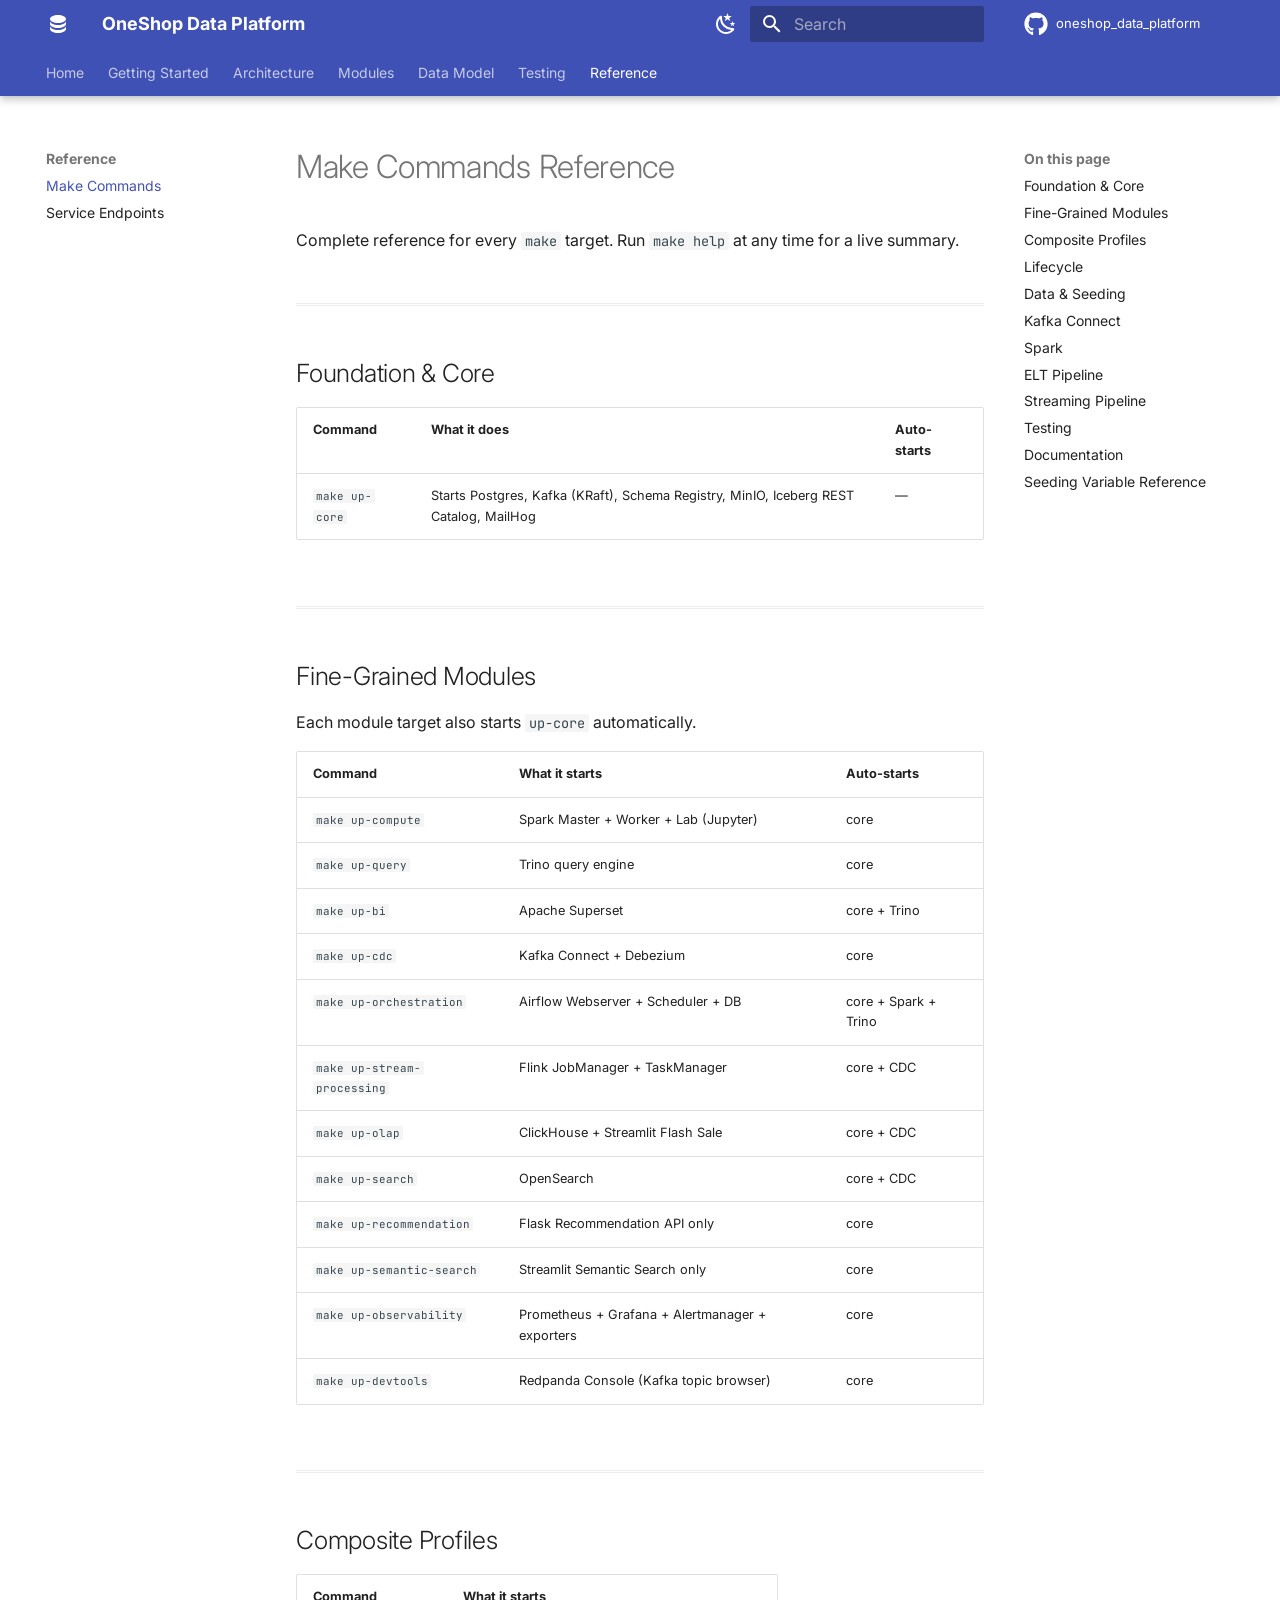
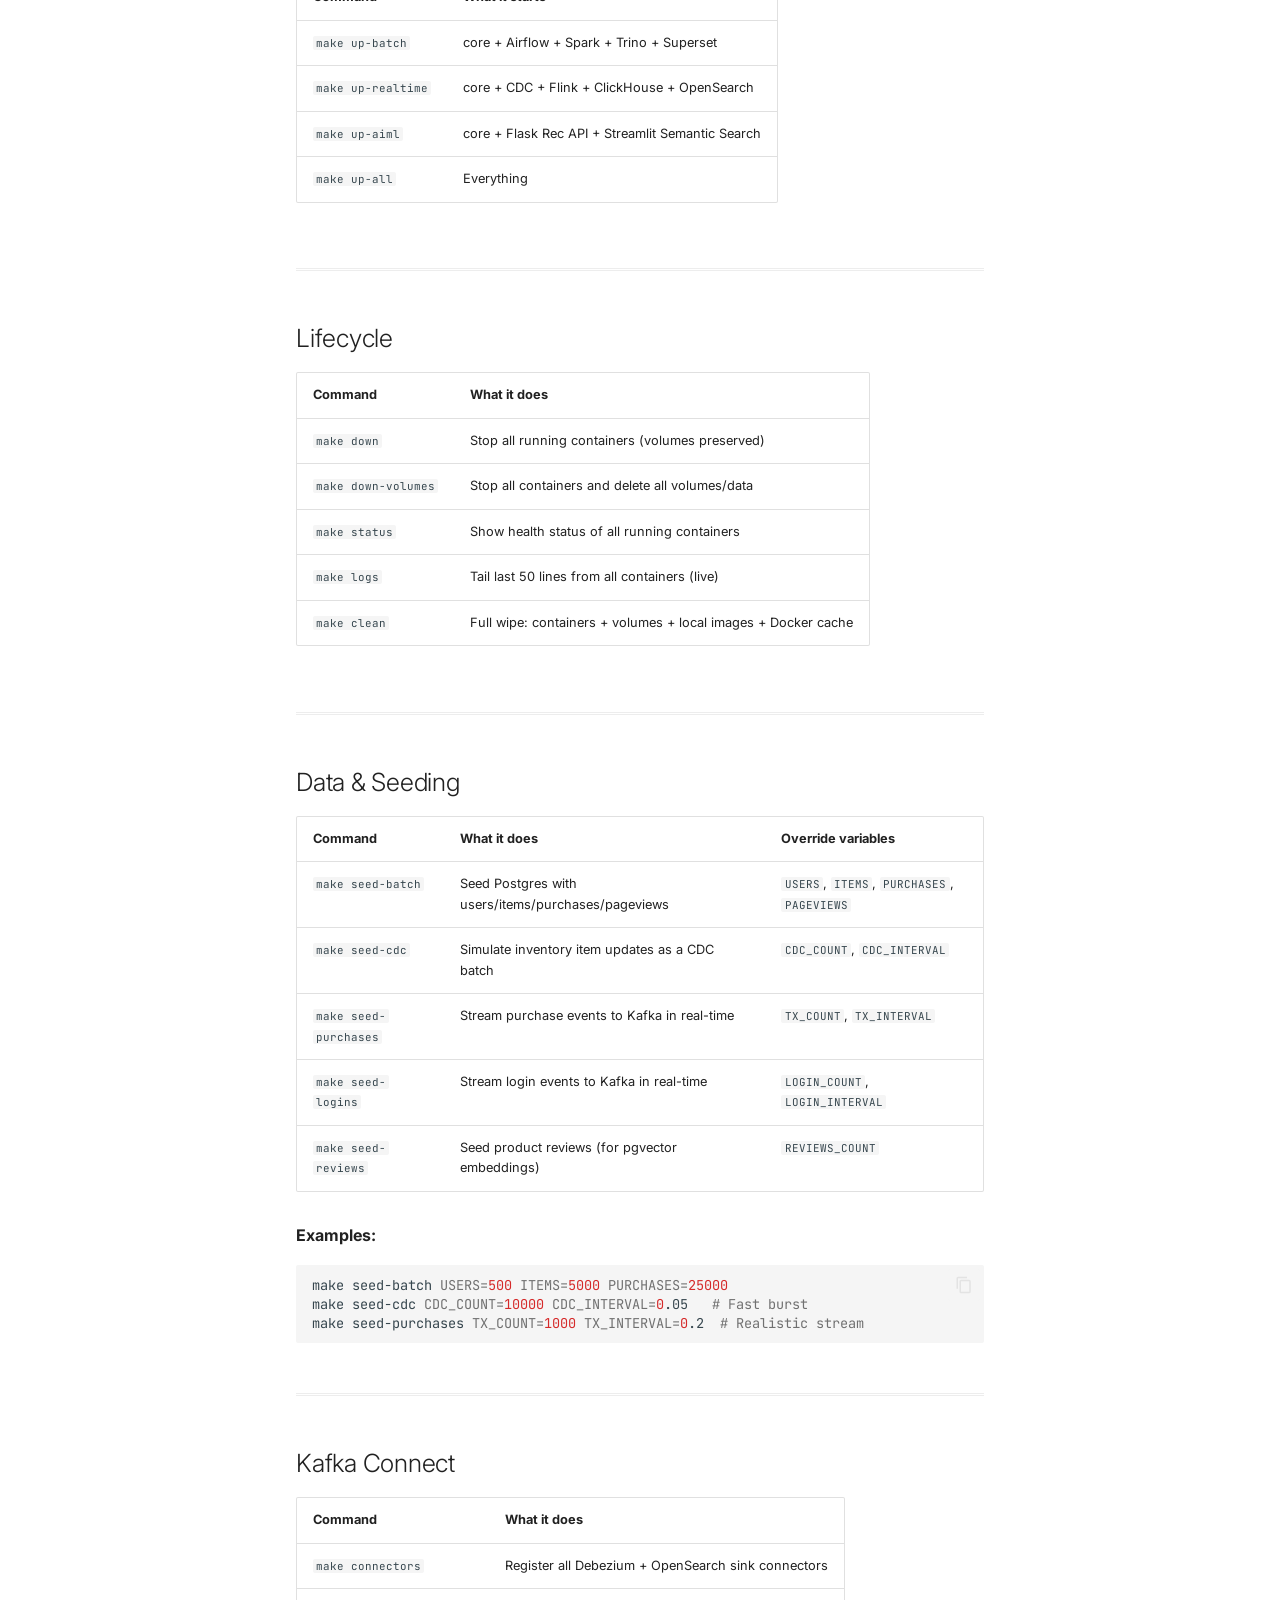
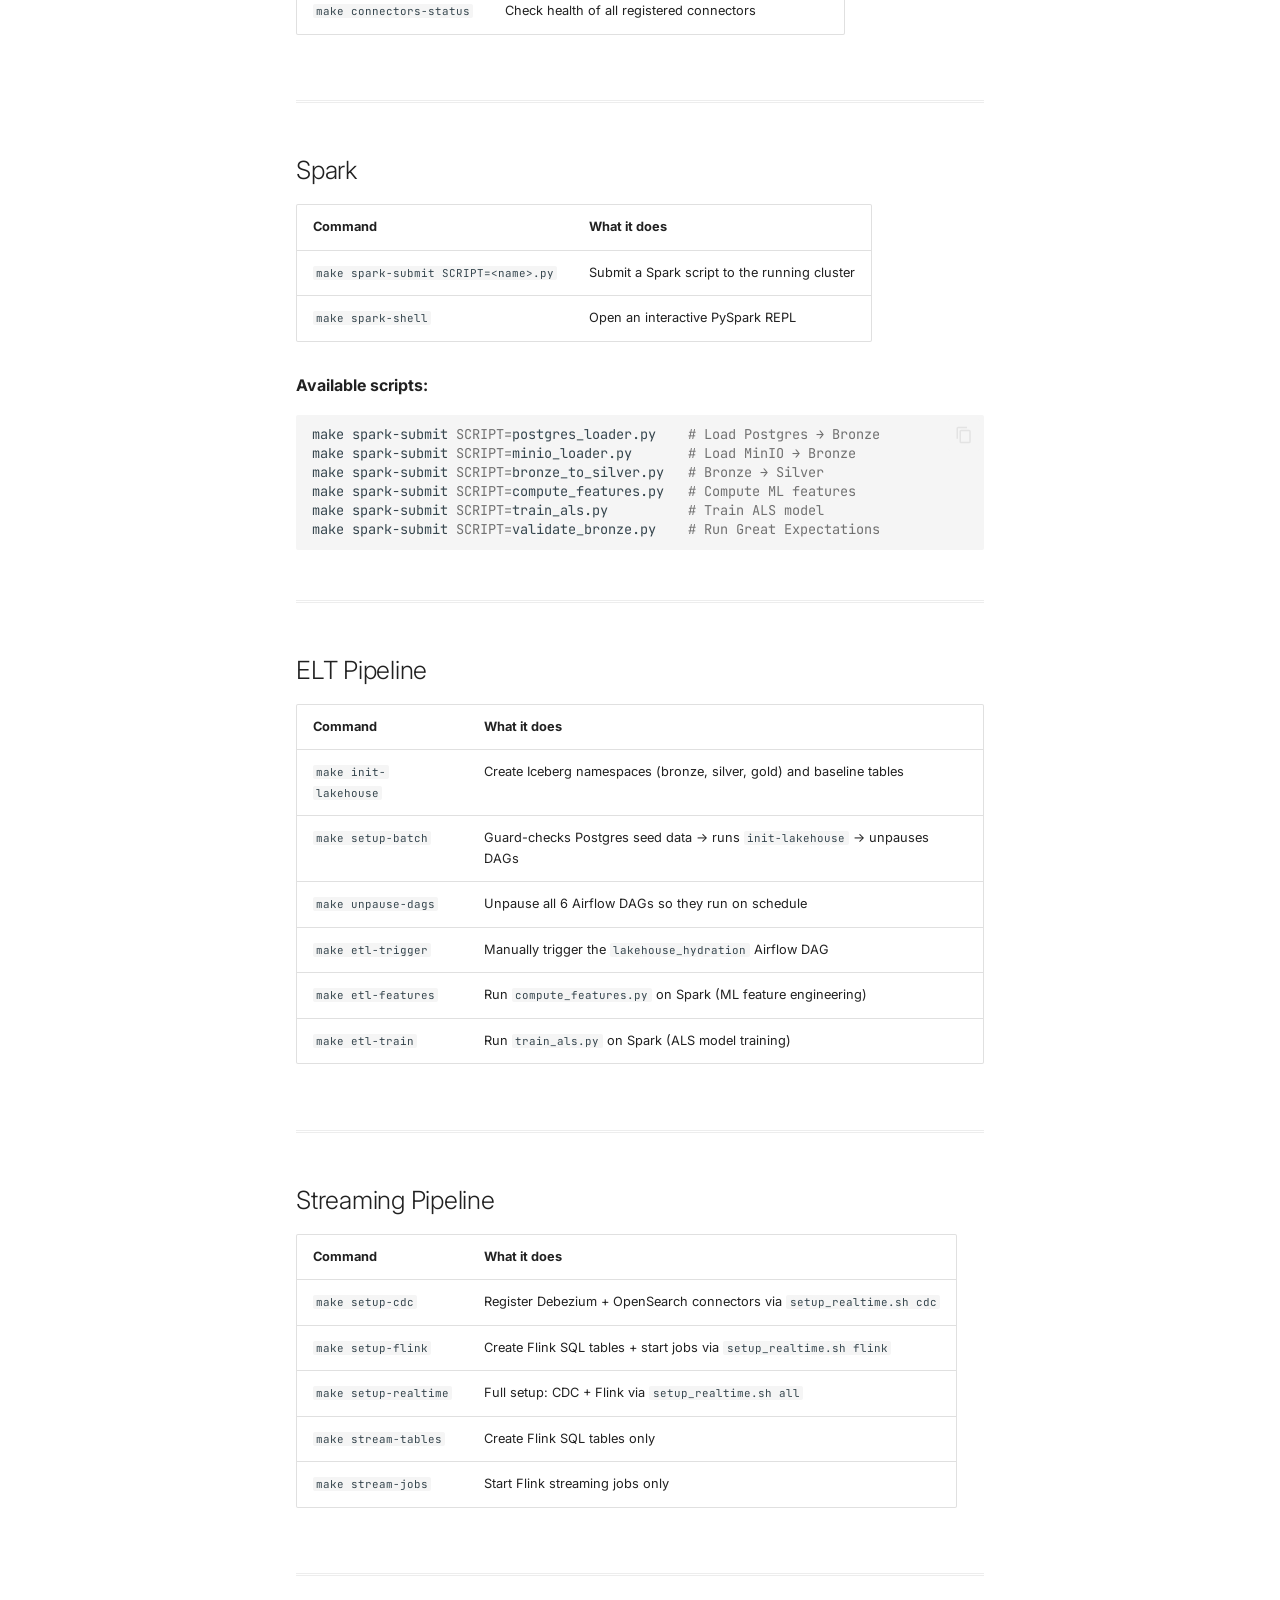
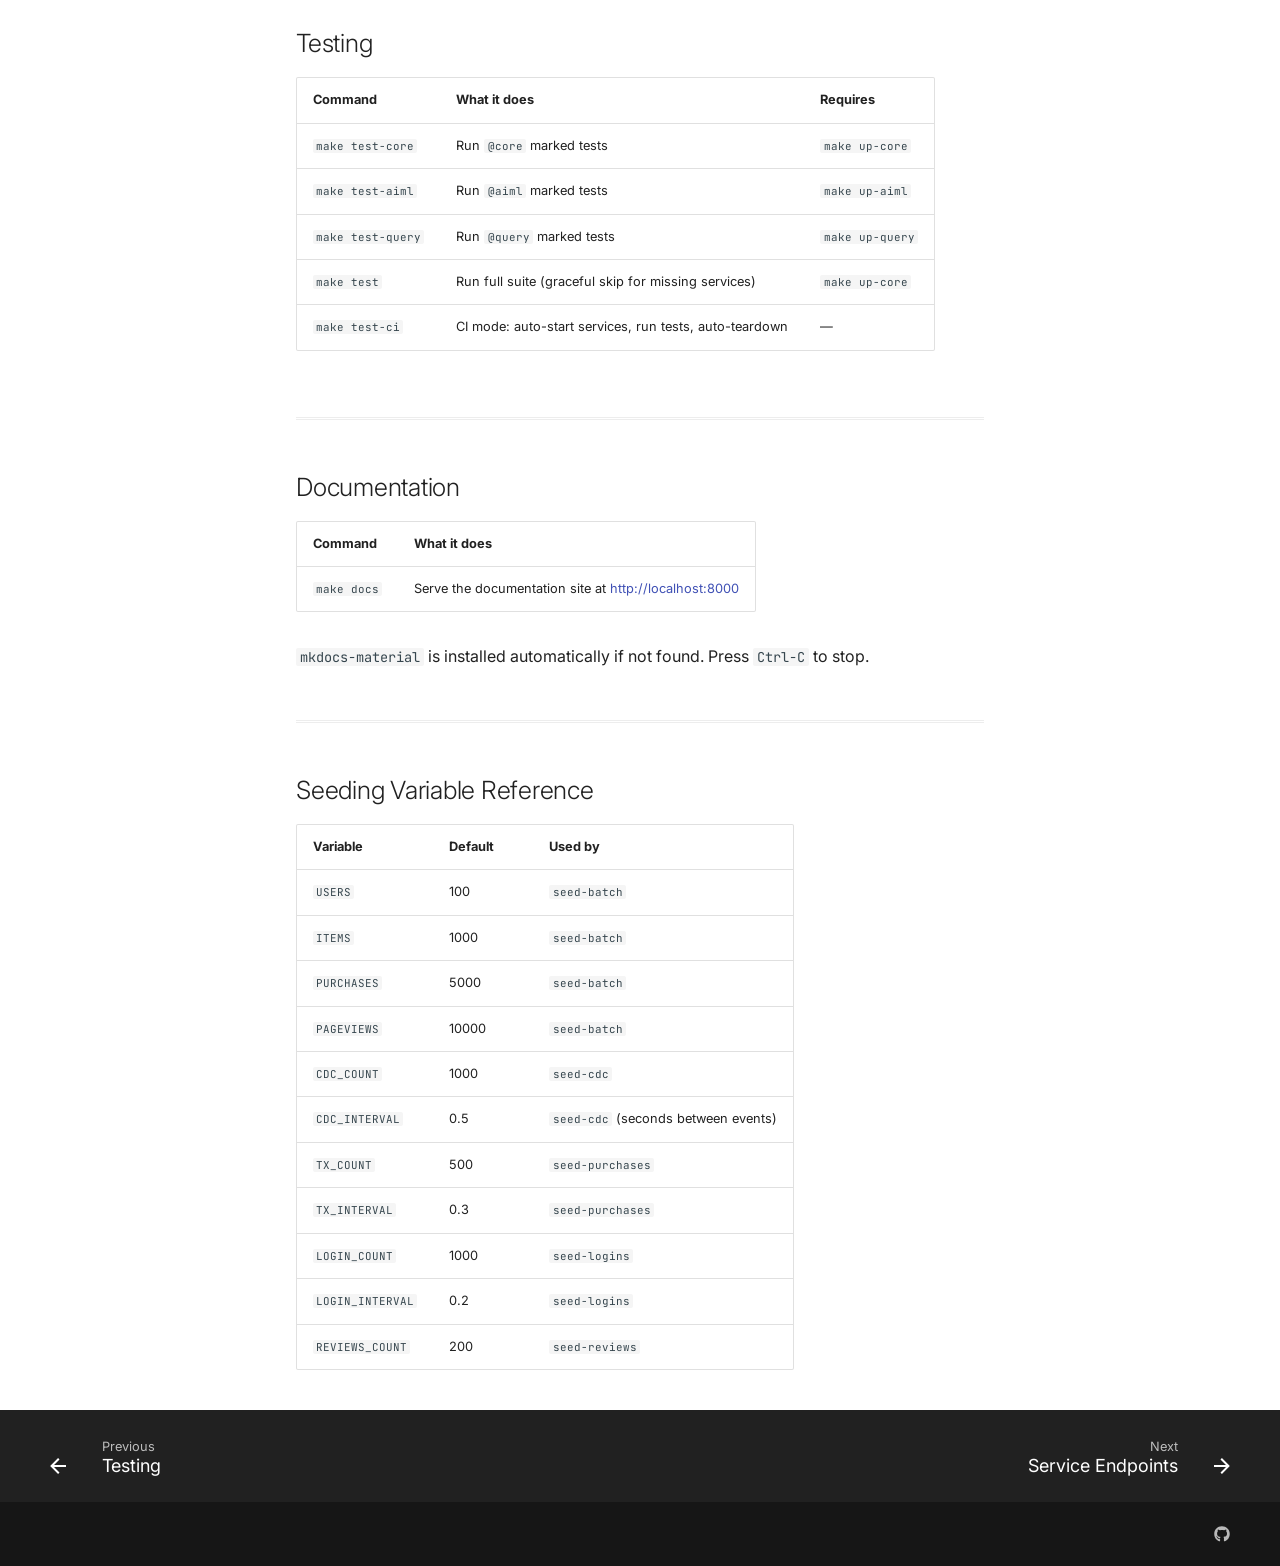
<file: reference/make-commands/index.html>
<!doctype html>
<html lang="en" class="no-js">
  <head>
    
      <meta charset="utf-8">
      <meta name="viewport" content="width=device-width,initial-scale=1">
      
        <meta name="description" content="Production-grade data engineering platform built on Apache open-source projects — batch, streaming, ML, and observability on a unified Lakehouse.">
      
      
      
        <link rel="canonical" href="https://mohammed-al-zubiri.github.io/oneshop_data_platform/reference/make-commands/">
      
      
        <link rel="prev" href="../../testing/">
      
      
        <link rel="next" href="../service-endpoints/">
      
      
        
      
      
      <link rel="icon" href="../../assets/favicon.png">
      <meta name="generator" content="mkdocs-1.6.1, mkdocs-material-9.7.6">
    
    
      
        <title>Make Commands - OneShop Data Platform</title>
      
    
    
      <link rel="stylesheet" href="../../assets/stylesheets/main.484c7ddc.min.css">
      
        
        <link rel="stylesheet" href="../../assets/stylesheets/palette.ab4e12ef.min.css">
      
      


    
    
      
    
    
      
        
        
        <link rel="preconnect" href="https://fonts.gstatic.com" crossorigin>
        <link rel="stylesheet" href="https://fonts.googleapis.com/css?family=Inter:300,300i,400,400i,700,700i%7CJetBrains+Mono:400,400i,700,700i&display=fallback">
        <style>:root{--md-text-font:"Inter";--md-code-font:"JetBrains Mono"}</style>
      
    
    
      <link rel="stylesheet" href="../../assets/extra.css">
    
    <script>__md_scope=new URL("../..",location),__md_hash=e=>[...e].reduce(((e,_)=>(e<<5)-e+_.charCodeAt(0)),0),__md_get=(e,_=localStorage,t=__md_scope)=>JSON.parse(_.getItem(t.pathname+"."+e)),__md_set=(e,_,t=localStorage,a=__md_scope)=>{try{t.setItem(a.pathname+"."+e,JSON.stringify(_))}catch(e){}}</script>
    
      

    
    
  </head>
  
  
    
    
      
    
    
    
    
    <body dir="ltr" data-md-color-scheme="slate" data-md-color-primary="indigo" data-md-color-accent="cyan">
  
    
    <input class="md-toggle" data-md-toggle="drawer" type="checkbox" id="__drawer" autocomplete="off">
    <input class="md-toggle" data-md-toggle="search" type="checkbox" id="__search" autocomplete="off">
    <label class="md-overlay" for="__drawer"></label>
    <div data-md-component="skip">
      
        
        <a href="#make-commands-reference" class="md-skip">
          Skip to content
        </a>
      
    </div>
    <div data-md-component="announce">
      
    </div>
    
    
      

  

<header class="md-header md-header--shadow md-header--lifted" data-md-component="header">
  <nav class="md-header__inner md-grid" aria-label="Header">
    <a href="../.." title="OneShop Data Platform" class="md-header__button md-logo" aria-label="OneShop Data Platform" data-md-component="logo">
      
  
  <svg xmlns="http://www.w3.org/2000/svg" viewBox="0 0 24 24"><path d="M12 3C7.58 3 4 4.79 4 7s3.58 4 8 4 8-1.79 8-4-3.58-4-8-4M4 9v3c0 2.21 3.58 4 8 4s8-1.79 8-4V9c0 2.21-3.58 4-8 4s-8-1.79-8-4m0 5v3c0 2.21 3.58 4 8 4s8-1.79 8-4v-3c0 2.21-3.58 4-8 4s-8-1.79-8-4"/></svg>

    </a>
    <label class="md-header__button md-icon" for="__drawer">
      
      <svg xmlns="http://www.w3.org/2000/svg" viewBox="0 0 24 24"><path d="M3 6h18v2H3zm0 5h18v2H3zm0 5h18v2H3z"/></svg>
    </label>
    <div class="md-header__title" data-md-component="header-title">
      <div class="md-header__ellipsis">
        <div class="md-header__topic">
          <span class="md-ellipsis">
            OneShop Data Platform
          </span>
        </div>
        <div class="md-header__topic" data-md-component="header-topic">
          <span class="md-ellipsis">
            
              Make Commands
            
          </span>
        </div>
      </div>
    </div>
    
      
        <form class="md-header__option" data-md-component="palette">
  
    
    
    
    <input class="md-option" data-md-color-media="(prefers-color-scheme: dark)" data-md-color-scheme="slate" data-md-color-primary="indigo" data-md-color-accent="cyan"  aria-label="Switch to light mode"  type="radio" name="__palette" id="__palette_0">
    
      <label class="md-header__button md-icon" title="Switch to light mode" for="__palette_1" hidden>
        <svg xmlns="http://www.w3.org/2000/svg" viewBox="0 0 24 24"><path d="M12 7a5 5 0 0 1 5 5 5 5 0 0 1-5 5 5 5 0 0 1-5-5 5 5 0 0 1 5-5m0 2a3 3 0 0 0-3 3 3 3 0 0 0 3 3 3 3 0 0 0 3-3 3 3 0 0 0-3-3m0-7 2.39 3.42C13.65 5.15 12.84 5 12 5s-1.65.15-2.39.42zM3.34 7l4.16-.35A7.2 7.2 0 0 0 5.94 8.5c-.44.74-.69 1.5-.83 2.29zm.02 10 1.76-3.77a7.131 7.131 0 0 0 2.38 4.14zM20.65 7l-1.77 3.79a7.02 7.02 0 0 0-2.38-4.15zm-.01 10-4.14.36c.59-.51 1.12-1.14 1.54-1.86.42-.73.69-1.5.83-2.29zM12 22l-2.41-3.44c.74.27 1.55.44 2.41.44.82 0 1.63-.17 2.37-.44z"/></svg>
      </label>
    
  
    
    
    
    <input class="md-option" data-md-color-media="(prefers-color-scheme: light)" data-md-color-scheme="default" data-md-color-primary="indigo" data-md-color-accent="cyan"  aria-label="Switch to dark mode"  type="radio" name="__palette" id="__palette_1">
    
      <label class="md-header__button md-icon" title="Switch to dark mode" for="__palette_0" hidden>
        <svg xmlns="http://www.w3.org/2000/svg" viewBox="0 0 24 24"><path d="m17.75 4.09-2.53 1.94.91 3.06-2.63-1.81-2.63 1.81.91-3.06-2.53-1.94L12.44 4l1.06-3 1.06 3zm3.5 6.91-1.64 1.25.59 1.98-1.7-1.17-1.7 1.17.59-1.98L15.75 11l2.06-.05L18.5 9l.69 1.95zm-2.28 4.95c.83-.08 1.72 1.1 1.19 1.85-.32.45-.66.87-1.08 1.27C15.17 23 8.84 23 4.94 19.07c-3.91-3.9-3.91-10.24 0-14.14.4-.4.82-.76 1.27-1.08.75-.53 1.93.36 1.85 1.19-.27 2.86.69 5.83 2.89 8.02a9.96 9.96 0 0 0 8.02 2.89m-1.64 2.02a12.08 12.08 0 0 1-7.8-3.47c-2.17-2.19-3.33-5-3.49-7.82-2.81 3.14-2.7 7.96.31 10.98 3.02 3.01 7.84 3.12 10.98.31"/></svg>
      </label>
    
  
</form>
      
    
    
      <script>var palette=__md_get("__palette");if(palette&&palette.color){if("(prefers-color-scheme)"===palette.color.media){var media=matchMedia("(prefers-color-scheme: light)"),input=document.querySelector(media.matches?"[data-md-color-media='(prefers-color-scheme: light)']":"[data-md-color-media='(prefers-color-scheme: dark)']");palette.color.media=input.getAttribute("data-md-color-media"),palette.color.scheme=input.getAttribute("data-md-color-scheme"),palette.color.primary=input.getAttribute("data-md-color-primary"),palette.color.accent=input.getAttribute("data-md-color-accent")}for(var[key,value]of Object.entries(palette.color))document.body.setAttribute("data-md-color-"+key,value)}</script>
    
    
    
      
      
        <label class="md-header__button md-icon" for="__search">
          
          <svg xmlns="http://www.w3.org/2000/svg" viewBox="0 0 24 24"><path d="M9.5 3A6.5 6.5 0 0 1 16 9.5c0 1.61-.59 3.09-1.56 4.23l.27.27h.79l5 5-1.5 1.5-5-5v-.79l-.27-.27A6.52 6.52 0 0 1 9.5 16 6.5 6.5 0 0 1 3 9.5 6.5 6.5 0 0 1 9.5 3m0 2C7 5 5 7 5 9.5S7 14 9.5 14 14 12 14 9.5 12 5 9.5 5"/></svg>
        </label>
        <div class="md-search" data-md-component="search" role="dialog">
  <label class="md-search__overlay" for="__search"></label>
  <div class="md-search__inner" role="search">
    <form class="md-search__form" name="search">
      <input type="text" class="md-search__input" name="query" aria-label="Search" placeholder="Search" autocapitalize="off" autocorrect="off" autocomplete="off" spellcheck="false" data-md-component="search-query" required>
      <label class="md-search__icon md-icon" for="__search">
        
        <svg xmlns="http://www.w3.org/2000/svg" viewBox="0 0 24 24"><path d="M9.5 3A6.5 6.5 0 0 1 16 9.5c0 1.61-.59 3.09-1.56 4.23l.27.27h.79l5 5-1.5 1.5-5-5v-.79l-.27-.27A6.52 6.52 0 0 1 9.5 16 6.5 6.5 0 0 1 3 9.5 6.5 6.5 0 0 1 9.5 3m0 2C7 5 5 7 5 9.5S7 14 9.5 14 14 12 14 9.5 12 5 9.5 5"/></svg>
        
        <svg xmlns="http://www.w3.org/2000/svg" viewBox="0 0 24 24"><path d="M20 11v2H8l5.5 5.5-1.42 1.42L4.16 12l7.92-7.92L13.5 5.5 8 11z"/></svg>
      </label>
      <nav class="md-search__options" aria-label="Search">
        
        <button type="reset" class="md-search__icon md-icon" title="Clear" aria-label="Clear" tabindex="-1">
          
          <svg xmlns="http://www.w3.org/2000/svg" viewBox="0 0 24 24"><path d="M19 6.41 17.59 5 12 10.59 6.41 5 5 6.41 10.59 12 5 17.59 6.41 19 12 13.41 17.59 19 19 17.59 13.41 12z"/></svg>
        </button>
      </nav>
      
        <div class="md-search__suggest" data-md-component="search-suggest"></div>
      
    </form>
    <div class="md-search__output">
      <div class="md-search__scrollwrap" tabindex="0" data-md-scrollfix>
        <div class="md-search-result" data-md-component="search-result">
          <div class="md-search-result__meta">
            Initializing search
          </div>
          <ol class="md-search-result__list" role="presentation"></ol>
        </div>
      </div>
    </div>
  </div>
</div>
      
    
    
      <div class="md-header__source">
        <a href="https://github.com/Mohammed-Al-Zubiri/oneshop_data_platform" title="Go to repository" class="md-source" data-md-component="source">
  <div class="md-source__icon md-icon">
    
    <svg xmlns="http://www.w3.org/2000/svg" viewBox="0 0 512 512"><!--! Font Awesome Free 7.1.0 by @fontawesome - https://fontawesome.com License - https://fontawesome.com/license/free (Icons: CC BY 4.0, Fonts: SIL OFL 1.1, Code: MIT License) Copyright 2025 Fonticons, Inc.--><path d="M173.9 397.4c0 2-2.3 3.6-5.2 3.6-3.3.3-5.6-1.3-5.6-3.6 0-2 2.3-3.6 5.2-3.6 3-.3 5.6 1.3 5.6 3.6m-31.1-4.5c-.7 2 1.3 4.3 4.3 4.9 2.6 1 5.6 0 6.2-2s-1.3-4.3-4.3-5.2c-2.6-.7-5.5.3-6.2 2.3m44.2-1.7c-2.9.7-4.9 2.6-4.6 4.9.3 2 2.9 3.3 5.9 2.6 2.9-.7 4.9-2.6 4.6-4.6-.3-1.9-3-3.2-5.9-2.9M252.8 8C114.1 8 8 113.3 8 252c0 110.9 69.8 205.8 169.5 239.2 12.8 2.3 17.3-5.6 17.3-12.1 0-6.2-.3-40.4-.3-61.4 0 0-70 15-84.7-29.8 0 0-11.4-29.1-27.8-36.6 0 0-22.9-15.7 1.6-15.4 0 0 24.9 2 38.6 25.8 21.9 38.6 58.6 27.5 72.9 20.9 2.3-16 8.8-27.1 16-33.7-55.9-6.2-112.3-14.3-112.3-110.5 0-27.5 7.6-41.3 23.6-58.9-2.6-6.5-11.1-33.3 2.6-67.9 20.9-6.5 69 27 69 27 20-5.6 41.5-8.5 62.8-8.5s42.8 2.9 62.8 8.5c0 0 48.1-33.6 69-27 13.7 34.7 5.2 61.4 2.6 67.9 16 17.7 25.8 31.5 25.8 58.9 0 96.5-58.9 104.2-114.8 110.5 9.2 7.9 17 22.9 17 46.4 0 33.7-.3 75.4-.3 83.6 0 6.5 4.6 14.4 17.3 12.1C436.2 457.8 504 362.9 504 252 504 113.3 391.5 8 252.8 8M105.2 352.9c-1.3 1-1 3.3.7 5.2 1.6 1.6 3.9 2.3 5.2 1 1.3-1 1-3.3-.7-5.2-1.6-1.6-3.9-2.3-5.2-1m-10.8-8.1c-.7 1.3.3 2.9 2.3 3.9 1.6 1 3.6.7 4.3-.7.7-1.3-.3-2.9-2.3-3.9-2-.6-3.6-.3-4.3.7m32.4 35.6c-1.6 1.3-1 4.3 1.3 6.2 2.3 2.3 5.2 2.6 6.5 1 1.3-1.3.7-4.3-1.3-6.2-2.2-2.3-5.2-2.6-6.5-1m-11.4-14.7c-1.6 1-1.6 3.6 0 5.9s4.3 3.3 5.6 2.3c1.6-1.3 1.6-3.9 0-6.2-1.4-2.3-4-3.3-5.6-2"/></svg>
  </div>
  <div class="md-source__repository">
    oneshop_data_platform
  </div>
</a>
      </div>
    
  </nav>
  
    
      
<nav class="md-tabs" aria-label="Tabs" data-md-component="tabs">
  <div class="md-grid">
    <ul class="md-tabs__list">
      
        
  
  
  
  
    <li class="md-tabs__item">
      <a href="../.." class="md-tabs__link">
        
  
  
    
  
  Home

      </a>
    </li>
  

      
        
  
  
  
  
    <li class="md-tabs__item">
      <a href="../../getting-started/" class="md-tabs__link">
        
  
  
    
  
  Getting Started

      </a>
    </li>
  

      
        
  
  
  
  
    <li class="md-tabs__item">
      <a href="../../architecture/" class="md-tabs__link">
        
  
  
    
  
  Architecture

      </a>
    </li>
  

      
        
  
  
  
  
    
    
      <li class="md-tabs__item">
        <a href="../../modules/batch/" class="md-tabs__link">
          
  
  
  Modules

        </a>
      </li>
    
  

      
        
  
  
  
  
    <li class="md-tabs__item">
      <a href="../../data-model/" class="md-tabs__link">
        
  
  
    
  
  Data Model

      </a>
    </li>
  

      
        
  
  
  
  
    <li class="md-tabs__item">
      <a href="../../testing/" class="md-tabs__link">
        
  
  
    
  
  Testing

      </a>
    </li>
  

      
        
  
  
  
    
  
  
    
    
      <li class="md-tabs__item md-tabs__item--active">
        <a href="./" class="md-tabs__link">
          
  
  
  Reference

        </a>
      </li>
    
  

      
    </ul>
  </div>
</nav>
    
  
</header>
    
    <div class="md-container" data-md-component="container">
      
      
        
      
      <main class="md-main" data-md-component="main">
        <div class="md-main__inner md-grid">
          
            
              
              <div class="md-sidebar md-sidebar--primary" data-md-component="sidebar" data-md-type="navigation" >
                <div class="md-sidebar__scrollwrap">
                  <div class="md-sidebar__inner">
                    


  


<nav class="md-nav md-nav--primary md-nav--lifted" aria-label="Navigation" data-md-level="0">
  <label class="md-nav__title" for="__drawer">
    <a href="../.." title="OneShop Data Platform" class="md-nav__button md-logo" aria-label="OneShop Data Platform" data-md-component="logo">
      
  
  <svg xmlns="http://www.w3.org/2000/svg" viewBox="0 0 24 24"><path d="M12 3C7.58 3 4 4.79 4 7s3.58 4 8 4 8-1.79 8-4-3.58-4-8-4M4 9v3c0 2.21 3.58 4 8 4s8-1.79 8-4V9c0 2.21-3.58 4-8 4s-8-1.79-8-4m0 5v3c0 2.21 3.58 4 8 4s8-1.79 8-4v-3c0 2.21-3.58 4-8 4s-8-1.79-8-4"/></svg>

    </a>
    OneShop Data Platform
  </label>
  
    <div class="md-nav__source">
      <a href="https://github.com/Mohammed-Al-Zubiri/oneshop_data_platform" title="Go to repository" class="md-source" data-md-component="source">
  <div class="md-source__icon md-icon">
    
    <svg xmlns="http://www.w3.org/2000/svg" viewBox="0 0 512 512"><!--! Font Awesome Free 7.1.0 by @fontawesome - https://fontawesome.com License - https://fontawesome.com/license/free (Icons: CC BY 4.0, Fonts: SIL OFL 1.1, Code: MIT License) Copyright 2025 Fonticons, Inc.--><path d="M173.9 397.4c0 2-2.3 3.6-5.2 3.6-3.3.3-5.6-1.3-5.6-3.6 0-2 2.3-3.6 5.2-3.6 3-.3 5.6 1.3 5.6 3.6m-31.1-4.5c-.7 2 1.3 4.3 4.3 4.9 2.6 1 5.6 0 6.2-2s-1.3-4.3-4.3-5.2c-2.6-.7-5.5.3-6.2 2.3m44.2-1.7c-2.9.7-4.9 2.6-4.6 4.9.3 2 2.9 3.3 5.9 2.6 2.9-.7 4.9-2.6 4.6-4.6-.3-1.9-3-3.2-5.9-2.9M252.8 8C114.1 8 8 113.3 8 252c0 110.9 69.8 205.8 169.5 239.2 12.8 2.3 17.3-5.6 17.3-12.1 0-6.2-.3-40.4-.3-61.4 0 0-70 15-84.7-29.8 0 0-11.4-29.1-27.8-36.6 0 0-22.9-15.7 1.6-15.4 0 0 24.9 2 38.6 25.8 21.9 38.6 58.6 27.5 72.9 20.9 2.3-16 8.8-27.1 16-33.7-55.9-6.2-112.3-14.3-112.3-110.5 0-27.5 7.6-41.3 23.6-58.9-2.6-6.5-11.1-33.3 2.6-67.9 20.9-6.5 69 27 69 27 20-5.6 41.5-8.5 62.8-8.5s42.8 2.9 62.8 8.5c0 0 48.1-33.6 69-27 13.7 34.7 5.2 61.4 2.6 67.9 16 17.7 25.8 31.5 25.8 58.9 0 96.5-58.9 104.2-114.8 110.5 9.2 7.9 17 22.9 17 46.4 0 33.7-.3 75.4-.3 83.6 0 6.5 4.6 14.4 17.3 12.1C436.2 457.8 504 362.9 504 252 504 113.3 391.5 8 252.8 8M105.2 352.9c-1.3 1-1 3.3.7 5.2 1.6 1.6 3.9 2.3 5.2 1 1.3-1 1-3.3-.7-5.2-1.6-1.6-3.9-2.3-5.2-1m-10.8-8.1c-.7 1.3.3 2.9 2.3 3.9 1.6 1 3.6.7 4.3-.7.7-1.3-.3-2.9-2.3-3.9-2-.6-3.6-.3-4.3.7m32.4 35.6c-1.6 1.3-1 4.3 1.3 6.2 2.3 2.3 5.2 2.6 6.5 1 1.3-1.3.7-4.3-1.3-6.2-2.2-2.3-5.2-2.6-6.5-1m-11.4-14.7c-1.6 1-1.6 3.6 0 5.9s4.3 3.3 5.6 2.3c1.6-1.3 1.6-3.9 0-6.2-1.4-2.3-4-3.3-5.6-2"/></svg>
  </div>
  <div class="md-source__repository">
    oneshop_data_platform
  </div>
</a>
    </div>
  
  <ul class="md-nav__list" data-md-scrollfix>
    
      
      
  
  
  
  
    <li class="md-nav__item">
      <a href="../.." class="md-nav__link">
        
  
  
  <span class="md-ellipsis">
    
  
    Home
  

    
  </span>
  
  

      </a>
    </li>
  

    
      
      
  
  
  
  
    <li class="md-nav__item">
      <a href="../../getting-started/" class="md-nav__link">
        
  
  
  <span class="md-ellipsis">
    
  
    Getting Started
  

    
  </span>
  
  

      </a>
    </li>
  

    
      
      
  
  
  
  
    <li class="md-nav__item">
      <a href="../../architecture/" class="md-nav__link">
        
  
  
  <span class="md-ellipsis">
    
  
    Architecture
  

    
  </span>
  
  

      </a>
    </li>
  

    
      
      
  
  
  
  
    
    
    
    
      
      
        
      
    
    
    <li class="md-nav__item md-nav__item--nested">
      
        
        
          
        
        <input class="md-nav__toggle md-toggle md-toggle--indeterminate" type="checkbox" id="__nav_4" >
        
          
          <label class="md-nav__link" for="__nav_4" id="__nav_4_label" tabindex="0">
            
  
  
  <span class="md-ellipsis">
    
  
    Modules
  

    
  </span>
  
  

            <span class="md-nav__icon md-icon"></span>
          </label>
        
        <nav class="md-nav" data-md-level="1" aria-labelledby="__nav_4_label" aria-expanded="false">
          <label class="md-nav__title" for="__nav_4">
            <span class="md-nav__icon md-icon"></span>
            
  
    Modules
  

          </label>
          <ul class="md-nav__list" data-md-scrollfix>
            
              
                
  
  
  
  
    <li class="md-nav__item">
      <a href="../../modules/batch/" class="md-nav__link">
        
  
  
  <span class="md-ellipsis">
    
  
    Batch Pipeline
  

    
  </span>
  
  

      </a>
    </li>
  

              
            
              
                
  
  
  
  
    <li class="md-nav__item">
      <a href="../../modules/realtime/" class="md-nav__link">
        
  
  
  <span class="md-ellipsis">
    
  
    Real-Time Pipeline
  

    
  </span>
  
  

      </a>
    </li>
  

              
            
              
                
  
  
  
  
    <li class="md-nav__item">
      <a href="../../modules/ml/" class="md-nav__link">
        
  
  
  <span class="md-ellipsis">
    
  
    ML & AI
  

    
  </span>
  
  

      </a>
    </li>
  

              
            
              
                
  
  
  
  
    <li class="md-nav__item">
      <a href="../../modules/observability/" class="md-nav__link">
        
  
  
  <span class="md-ellipsis">
    
  
    Observability
  

    
  </span>
  
  

      </a>
    </li>
  

              
            
          </ul>
        </nav>
      
    </li>
  

    
      
      
  
  
  
  
    <li class="md-nav__item">
      <a href="../../data-model/" class="md-nav__link">
        
  
  
  <span class="md-ellipsis">
    
  
    Data Model
  

    
  </span>
  
  

      </a>
    </li>
  

    
      
      
  
  
  
  
    <li class="md-nav__item">
      <a href="../../testing/" class="md-nav__link">
        
  
  
  <span class="md-ellipsis">
    
  
    Testing
  

    
  </span>
  
  

      </a>
    </li>
  

    
      
      
  
  
    
  
  
  
    
    
    
    
      
        
        
      
      
        
      
    
    
    <li class="md-nav__item md-nav__item--active md-nav__item--section md-nav__item--nested">
      
        
        
        <input class="md-nav__toggle md-toggle " type="checkbox" id="__nav_7" checked>
        
          
          <label class="md-nav__link" for="__nav_7" id="__nav_7_label" tabindex="">
            
  
  
  <span class="md-ellipsis">
    
  
    Reference
  

    
  </span>
  
  

            <span class="md-nav__icon md-icon"></span>
          </label>
        
        <nav class="md-nav" data-md-level="1" aria-labelledby="__nav_7_label" aria-expanded="true">
          <label class="md-nav__title" for="__nav_7">
            <span class="md-nav__icon md-icon"></span>
            
  
    Reference
  

          </label>
          <ul class="md-nav__list" data-md-scrollfix>
            
              
                
  
  
    
  
  
  
    <li class="md-nav__item md-nav__item--active">
      
      <input class="md-nav__toggle md-toggle" type="checkbox" id="__toc">
      
      
        
      
      
        <label class="md-nav__link md-nav__link--active" for="__toc">
          
  
  
  <span class="md-ellipsis">
    
  
    Make Commands
  

    
  </span>
  
  

          <span class="md-nav__icon md-icon"></span>
        </label>
      
      <a href="./" class="md-nav__link md-nav__link--active">
        
  
  
  <span class="md-ellipsis">
    
  
    Make Commands
  

    
  </span>
  
  

      </a>
      
        

  

<nav class="md-nav md-nav--secondary" aria-label="On this page">
  
  
  
    
  
  
    <label class="md-nav__title" for="__toc">
      <span class="md-nav__icon md-icon"></span>
      On this page
    </label>
    <ul class="md-nav__list" data-md-component="toc" data-md-scrollfix>
      
        <li class="md-nav__item">
  <a href="#foundation-core" class="md-nav__link">
    <span class="md-ellipsis">
      
        Foundation &amp; Core
      
    </span>
  </a>
  
</li>
      
        <li class="md-nav__item">
  <a href="#fine-grained-modules" class="md-nav__link">
    <span class="md-ellipsis">
      
        Fine-Grained Modules
      
    </span>
  </a>
  
</li>
      
        <li class="md-nav__item">
  <a href="#composite-profiles" class="md-nav__link">
    <span class="md-ellipsis">
      
        Composite Profiles
      
    </span>
  </a>
  
</li>
      
        <li class="md-nav__item">
  <a href="#lifecycle" class="md-nav__link">
    <span class="md-ellipsis">
      
        Lifecycle
      
    </span>
  </a>
  
</li>
      
        <li class="md-nav__item">
  <a href="#data-seeding" class="md-nav__link">
    <span class="md-ellipsis">
      
        Data &amp; Seeding
      
    </span>
  </a>
  
</li>
      
        <li class="md-nav__item">
  <a href="#kafka-connect" class="md-nav__link">
    <span class="md-ellipsis">
      
        Kafka Connect
      
    </span>
  </a>
  
</li>
      
        <li class="md-nav__item">
  <a href="#spark" class="md-nav__link">
    <span class="md-ellipsis">
      
        Spark
      
    </span>
  </a>
  
</li>
      
        <li class="md-nav__item">
  <a href="#elt-pipeline" class="md-nav__link">
    <span class="md-ellipsis">
      
        ELT Pipeline
      
    </span>
  </a>
  
</li>
      
        <li class="md-nav__item">
  <a href="#streaming-pipeline" class="md-nav__link">
    <span class="md-ellipsis">
      
        Streaming Pipeline
      
    </span>
  </a>
  
</li>
      
        <li class="md-nav__item">
  <a href="#testing" class="md-nav__link">
    <span class="md-ellipsis">
      
        Testing
      
    </span>
  </a>
  
</li>
      
        <li class="md-nav__item">
  <a href="#documentation" class="md-nav__link">
    <span class="md-ellipsis">
      
        Documentation
      
    </span>
  </a>
  
</li>
      
        <li class="md-nav__item">
  <a href="#seeding-variable-reference" class="md-nav__link">
    <span class="md-ellipsis">
      
        Seeding Variable Reference
      
    </span>
  </a>
  
</li>
      
    </ul>
  
</nav>
      
    </li>
  

              
            
              
                
  
  
  
  
    <li class="md-nav__item">
      <a href="../service-endpoints/" class="md-nav__link">
        
  
  
  <span class="md-ellipsis">
    
  
    Service Endpoints
  

    
  </span>
  
  

      </a>
    </li>
  

              
            
          </ul>
        </nav>
      
    </li>
  

    
  </ul>
</nav>
                  </div>
                </div>
              </div>
            
            
              
              <div class="md-sidebar md-sidebar--secondary" data-md-component="sidebar" data-md-type="toc" >
                <div class="md-sidebar__scrollwrap">
                  <div class="md-sidebar__inner">
                    

  

<nav class="md-nav md-nav--secondary" aria-label="On this page">
  
  
  
    
  
  
    <label class="md-nav__title" for="__toc">
      <span class="md-nav__icon md-icon"></span>
      On this page
    </label>
    <ul class="md-nav__list" data-md-component="toc" data-md-scrollfix>
      
        <li class="md-nav__item">
  <a href="#foundation-core" class="md-nav__link">
    <span class="md-ellipsis">
      
        Foundation &amp; Core
      
    </span>
  </a>
  
</li>
      
        <li class="md-nav__item">
  <a href="#fine-grained-modules" class="md-nav__link">
    <span class="md-ellipsis">
      
        Fine-Grained Modules
      
    </span>
  </a>
  
</li>
      
        <li class="md-nav__item">
  <a href="#composite-profiles" class="md-nav__link">
    <span class="md-ellipsis">
      
        Composite Profiles
      
    </span>
  </a>
  
</li>
      
        <li class="md-nav__item">
  <a href="#lifecycle" class="md-nav__link">
    <span class="md-ellipsis">
      
        Lifecycle
      
    </span>
  </a>
  
</li>
      
        <li class="md-nav__item">
  <a href="#data-seeding" class="md-nav__link">
    <span class="md-ellipsis">
      
        Data &amp; Seeding
      
    </span>
  </a>
  
</li>
      
        <li class="md-nav__item">
  <a href="#kafka-connect" class="md-nav__link">
    <span class="md-ellipsis">
      
        Kafka Connect
      
    </span>
  </a>
  
</li>
      
        <li class="md-nav__item">
  <a href="#spark" class="md-nav__link">
    <span class="md-ellipsis">
      
        Spark
      
    </span>
  </a>
  
</li>
      
        <li class="md-nav__item">
  <a href="#elt-pipeline" class="md-nav__link">
    <span class="md-ellipsis">
      
        ELT Pipeline
      
    </span>
  </a>
  
</li>
      
        <li class="md-nav__item">
  <a href="#streaming-pipeline" class="md-nav__link">
    <span class="md-ellipsis">
      
        Streaming Pipeline
      
    </span>
  </a>
  
</li>
      
        <li class="md-nav__item">
  <a href="#testing" class="md-nav__link">
    <span class="md-ellipsis">
      
        Testing
      
    </span>
  </a>
  
</li>
      
        <li class="md-nav__item">
  <a href="#documentation" class="md-nav__link">
    <span class="md-ellipsis">
      
        Documentation
      
    </span>
  </a>
  
</li>
      
        <li class="md-nav__item">
  <a href="#seeding-variable-reference" class="md-nav__link">
    <span class="md-ellipsis">
      
        Seeding Variable Reference
      
    </span>
  </a>
  
</li>
      
    </ul>
  
</nav>
                  </div>
                </div>
              </div>
            
          
          
            <div class="md-content" data-md-component="content">
              
              <article class="md-content__inner md-typeset">
                
                  



<h1 id="make-commands-reference">Make Commands Reference<a class="headerlink" href="#make-commands-reference" title="Permanent link">&para;</a></h1>
<p>Complete reference for every <code>make</code> target. Run <code>make help</code> at any time for a live summary.</p>
<hr />
<h2 id="foundation-core">Foundation &amp; Core<a class="headerlink" href="#foundation-core" title="Permanent link">&para;</a></h2>
<table>
<thead>
<tr>
<th style="text-align: left;">Command</th>
<th style="text-align: left;">What it does</th>
<th style="text-align: left;">Auto-starts</th>
</tr>
</thead>
<tbody>
<tr>
<td style="text-align: left;"><code>make up-core</code></td>
<td style="text-align: left;">Starts Postgres, Kafka (KRaft), Schema Registry, MinIO, Iceberg REST Catalog, MailHog</td>
<td style="text-align: left;">—</td>
</tr>
</tbody>
</table>
<hr />
<h2 id="fine-grained-modules">Fine-Grained Modules<a class="headerlink" href="#fine-grained-modules" title="Permanent link">&para;</a></h2>
<p>Each module target also starts <code>up-core</code> automatically.</p>
<table>
<thead>
<tr>
<th style="text-align: left;">Command</th>
<th style="text-align: left;">What it starts</th>
<th style="text-align: left;">Auto-starts</th>
</tr>
</thead>
<tbody>
<tr>
<td style="text-align: left;"><code>make up-compute</code></td>
<td style="text-align: left;">Spark Master + Worker + Lab (Jupyter)</td>
<td style="text-align: left;">core</td>
</tr>
<tr>
<td style="text-align: left;"><code>make up-query</code></td>
<td style="text-align: left;">Trino query engine</td>
<td style="text-align: left;">core</td>
</tr>
<tr>
<td style="text-align: left;"><code>make up-bi</code></td>
<td style="text-align: left;">Apache Superset</td>
<td style="text-align: left;">core + Trino</td>
</tr>
<tr>
<td style="text-align: left;"><code>make up-cdc</code></td>
<td style="text-align: left;">Kafka Connect + Debezium</td>
<td style="text-align: left;">core</td>
</tr>
<tr>
<td style="text-align: left;"><code>make up-orchestration</code></td>
<td style="text-align: left;">Airflow Webserver + Scheduler + DB</td>
<td style="text-align: left;">core + Spark + Trino</td>
</tr>
<tr>
<td style="text-align: left;"><code>make up-stream-processing</code></td>
<td style="text-align: left;">Flink JobManager + TaskManager</td>
<td style="text-align: left;">core + CDC</td>
</tr>
<tr>
<td style="text-align: left;"><code>make up-olap</code></td>
<td style="text-align: left;">ClickHouse + Streamlit Flash Sale</td>
<td style="text-align: left;">core + CDC</td>
</tr>
<tr>
<td style="text-align: left;"><code>make up-search</code></td>
<td style="text-align: left;">OpenSearch</td>
<td style="text-align: left;">core + CDC</td>
</tr>
<tr>
<td style="text-align: left;"><code>make up-recommendation</code></td>
<td style="text-align: left;">Flask Recommendation API only</td>
<td style="text-align: left;">core</td>
</tr>
<tr>
<td style="text-align: left;"><code>make up-semantic-search</code></td>
<td style="text-align: left;">Streamlit Semantic Search only</td>
<td style="text-align: left;">core</td>
</tr>
<tr>
<td style="text-align: left;"><code>make up-observability</code></td>
<td style="text-align: left;">Prometheus + Grafana + Alertmanager + exporters</td>
<td style="text-align: left;">core</td>
</tr>
<tr>
<td style="text-align: left;"><code>make up-devtools</code></td>
<td style="text-align: left;">Redpanda Console (Kafka topic browser)</td>
<td style="text-align: left;">core</td>
</tr>
</tbody>
</table>
<hr />
<h2 id="composite-profiles">Composite Profiles<a class="headerlink" href="#composite-profiles" title="Permanent link">&para;</a></h2>
<table>
<thead>
<tr>
<th style="text-align: left;">Command</th>
<th style="text-align: left;">What it starts</th>
</tr>
</thead>
<tbody>
<tr>
<td style="text-align: left;"><code>make up-batch</code></td>
<td style="text-align: left;">core + Airflow + Spark + Trino + Superset</td>
</tr>
<tr>
<td style="text-align: left;"><code>make up-realtime</code></td>
<td style="text-align: left;">core + CDC + Flink + ClickHouse + OpenSearch</td>
</tr>
<tr>
<td style="text-align: left;"><code>make up-aiml</code></td>
<td style="text-align: left;">core + Flask Rec API + Streamlit Semantic Search</td>
</tr>
<tr>
<td style="text-align: left;"><code>make up-all</code></td>
<td style="text-align: left;">Everything</td>
</tr>
</tbody>
</table>
<hr />
<h2 id="lifecycle">Lifecycle<a class="headerlink" href="#lifecycle" title="Permanent link">&para;</a></h2>
<table>
<thead>
<tr>
<th style="text-align: left;">Command</th>
<th style="text-align: left;">What it does</th>
</tr>
</thead>
<tbody>
<tr>
<td style="text-align: left;"><code>make down</code></td>
<td style="text-align: left;">Stop all running containers (volumes preserved)</td>
</tr>
<tr>
<td style="text-align: left;"><code>make down-volumes</code></td>
<td style="text-align: left;">Stop all containers and delete all volumes/data</td>
</tr>
<tr>
<td style="text-align: left;"><code>make status</code></td>
<td style="text-align: left;">Show health status of all running containers</td>
</tr>
<tr>
<td style="text-align: left;"><code>make logs</code></td>
<td style="text-align: left;">Tail last 50 lines from all containers (live)</td>
</tr>
<tr>
<td style="text-align: left;"><code>make clean</code></td>
<td style="text-align: left;">Full wipe: containers + volumes + local images + Docker cache</td>
</tr>
</tbody>
</table>
<hr />
<h2 id="data-seeding">Data &amp; Seeding<a class="headerlink" href="#data-seeding" title="Permanent link">&para;</a></h2>
<table>
<thead>
<tr>
<th style="text-align: left;">Command</th>
<th style="text-align: left;">What it does</th>
<th style="text-align: left;">Override variables</th>
</tr>
</thead>
<tbody>
<tr>
<td style="text-align: left;"><code>make seed-batch</code></td>
<td style="text-align: left;">Seed Postgres with users/items/purchases/pageviews</td>
<td style="text-align: left;"><code>USERS</code>, <code>ITEMS</code>, <code>PURCHASES</code>, <code>PAGEVIEWS</code></td>
</tr>
<tr>
<td style="text-align: left;"><code>make seed-cdc</code></td>
<td style="text-align: left;">Simulate inventory item updates as a CDC batch</td>
<td style="text-align: left;"><code>CDC_COUNT</code>, <code>CDC_INTERVAL</code></td>
</tr>
<tr>
<td style="text-align: left;"><code>make seed-purchases</code></td>
<td style="text-align: left;">Stream purchase events to Kafka in real-time</td>
<td style="text-align: left;"><code>TX_COUNT</code>, <code>TX_INTERVAL</code></td>
</tr>
<tr>
<td style="text-align: left;"><code>make seed-logins</code></td>
<td style="text-align: left;">Stream login events to Kafka in real-time</td>
<td style="text-align: left;"><code>LOGIN_COUNT</code>, <code>LOGIN_INTERVAL</code></td>
</tr>
<tr>
<td style="text-align: left;"><code>make seed-reviews</code></td>
<td style="text-align: left;">Seed product reviews (for pgvector embeddings)</td>
<td style="text-align: left;"><code>REVIEWS_COUNT</code></td>
</tr>
</tbody>
</table>
<p><strong>Examples:</strong>
<div class="language-bash highlight"><pre><span></span><code><span id="__span-0-1"><a id="__codelineno-0-1" name="__codelineno-0-1" href="#__codelineno-0-1"></a>make<span class="w"> </span>seed-batch<span class="w"> </span><span class="nv">USERS</span><span class="o">=</span><span class="m">500</span><span class="w"> </span><span class="nv">ITEMS</span><span class="o">=</span><span class="m">5000</span><span class="w"> </span><span class="nv">PURCHASES</span><span class="o">=</span><span class="m">25000</span>
</span><span id="__span-0-2"><a id="__codelineno-0-2" name="__codelineno-0-2" href="#__codelineno-0-2"></a>make<span class="w"> </span>seed-cdc<span class="w"> </span><span class="nv">CDC_COUNT</span><span class="o">=</span><span class="m">10000</span><span class="w"> </span><span class="nv">CDC_INTERVAL</span><span class="o">=</span><span class="m">0</span>.05<span class="w">   </span><span class="c1"># Fast burst</span>
</span><span id="__span-0-3"><a id="__codelineno-0-3" name="__codelineno-0-3" href="#__codelineno-0-3"></a>make<span class="w"> </span>seed-purchases<span class="w"> </span><span class="nv">TX_COUNT</span><span class="o">=</span><span class="m">1000</span><span class="w"> </span><span class="nv">TX_INTERVAL</span><span class="o">=</span><span class="m">0</span>.2<span class="w">  </span><span class="c1"># Realistic stream</span>
</span></code></pre></div></p>
<hr />
<h2 id="kafka-connect">Kafka Connect<a class="headerlink" href="#kafka-connect" title="Permanent link">&para;</a></h2>
<table>
<thead>
<tr>
<th style="text-align: left;">Command</th>
<th style="text-align: left;">What it does</th>
</tr>
</thead>
<tbody>
<tr>
<td style="text-align: left;"><code>make connectors</code></td>
<td style="text-align: left;">Register all Debezium + OpenSearch sink connectors</td>
</tr>
<tr>
<td style="text-align: left;"><code>make connectors-status</code></td>
<td style="text-align: left;">Check health of all registered connectors</td>
</tr>
</tbody>
</table>
<hr />
<h2 id="spark">Spark<a class="headerlink" href="#spark" title="Permanent link">&para;</a></h2>
<table>
<thead>
<tr>
<th style="text-align: left;">Command</th>
<th style="text-align: left;">What it does</th>
</tr>
</thead>
<tbody>
<tr>
<td style="text-align: left;"><code>make spark-submit SCRIPT=&lt;name&gt;.py</code></td>
<td style="text-align: left;">Submit a Spark script to the running cluster</td>
</tr>
<tr>
<td style="text-align: left;"><code>make spark-shell</code></td>
<td style="text-align: left;">Open an interactive PySpark REPL</td>
</tr>
</tbody>
</table>
<p><strong>Available scripts:</strong>
<div class="language-bash highlight"><pre><span></span><code><span id="__span-1-1"><a id="__codelineno-1-1" name="__codelineno-1-1" href="#__codelineno-1-1"></a>make<span class="w"> </span>spark-submit<span class="w"> </span><span class="nv">SCRIPT</span><span class="o">=</span>postgres_loader.py<span class="w">    </span><span class="c1"># Load Postgres → Bronze</span>
</span><span id="__span-1-2"><a id="__codelineno-1-2" name="__codelineno-1-2" href="#__codelineno-1-2"></a>make<span class="w"> </span>spark-submit<span class="w"> </span><span class="nv">SCRIPT</span><span class="o">=</span>minio_loader.py<span class="w">       </span><span class="c1"># Load MinIO → Bronze</span>
</span><span id="__span-1-3"><a id="__codelineno-1-3" name="__codelineno-1-3" href="#__codelineno-1-3"></a>make<span class="w"> </span>spark-submit<span class="w"> </span><span class="nv">SCRIPT</span><span class="o">=</span>bronze_to_silver.py<span class="w">   </span><span class="c1"># Bronze → Silver</span>
</span><span id="__span-1-4"><a id="__codelineno-1-4" name="__codelineno-1-4" href="#__codelineno-1-4"></a>make<span class="w"> </span>spark-submit<span class="w"> </span><span class="nv">SCRIPT</span><span class="o">=</span>compute_features.py<span class="w">   </span><span class="c1"># Compute ML features</span>
</span><span id="__span-1-5"><a id="__codelineno-1-5" name="__codelineno-1-5" href="#__codelineno-1-5"></a>make<span class="w"> </span>spark-submit<span class="w"> </span><span class="nv">SCRIPT</span><span class="o">=</span>train_als.py<span class="w">          </span><span class="c1"># Train ALS model</span>
</span><span id="__span-1-6"><a id="__codelineno-1-6" name="__codelineno-1-6" href="#__codelineno-1-6"></a>make<span class="w"> </span>spark-submit<span class="w"> </span><span class="nv">SCRIPT</span><span class="o">=</span>validate_bronze.py<span class="w">    </span><span class="c1"># Run Great Expectations</span>
</span></code></pre></div></p>
<hr />
<h2 id="elt-pipeline">ELT Pipeline<a class="headerlink" href="#elt-pipeline" title="Permanent link">&para;</a></h2>
<table>
<thead>
<tr>
<th style="text-align: left;">Command</th>
<th style="text-align: left;">What it does</th>
</tr>
</thead>
<tbody>
<tr>
<td style="text-align: left;"><code>make init-lakehouse</code></td>
<td style="text-align: left;">Create Iceberg namespaces (bronze, silver, gold) and baseline tables</td>
</tr>
<tr>
<td style="text-align: left;"><code>make setup-batch</code></td>
<td style="text-align: left;">Guard-checks Postgres seed data → runs <code>init-lakehouse</code> → unpauses DAGs</td>
</tr>
<tr>
<td style="text-align: left;"><code>make unpause-dags</code></td>
<td style="text-align: left;">Unpause all 6 Airflow DAGs so they run on schedule</td>
</tr>
<tr>
<td style="text-align: left;"><code>make etl-trigger</code></td>
<td style="text-align: left;">Manually trigger the <code>lakehouse_hydration</code> Airflow DAG</td>
</tr>
<tr>
<td style="text-align: left;"><code>make etl-features</code></td>
<td style="text-align: left;">Run <code>compute_features.py</code> on Spark (ML feature engineering)</td>
</tr>
<tr>
<td style="text-align: left;"><code>make etl-train</code></td>
<td style="text-align: left;">Run <code>train_als.py</code> on Spark (ALS model training)</td>
</tr>
</tbody>
</table>
<hr />
<h2 id="streaming-pipeline">Streaming Pipeline<a class="headerlink" href="#streaming-pipeline" title="Permanent link">&para;</a></h2>
<table>
<thead>
<tr>
<th style="text-align: left;">Command</th>
<th style="text-align: left;">What it does</th>
</tr>
</thead>
<tbody>
<tr>
<td style="text-align: left;"><code>make setup-cdc</code></td>
<td style="text-align: left;">Register Debezium + OpenSearch connectors via <code>setup_realtime.sh cdc</code></td>
</tr>
<tr>
<td style="text-align: left;"><code>make setup-flink</code></td>
<td style="text-align: left;">Create Flink SQL tables + start jobs via <code>setup_realtime.sh flink</code></td>
</tr>
<tr>
<td style="text-align: left;"><code>make setup-realtime</code></td>
<td style="text-align: left;">Full setup: CDC + Flink via <code>setup_realtime.sh all</code></td>
</tr>
<tr>
<td style="text-align: left;"><code>make stream-tables</code></td>
<td style="text-align: left;">Create Flink SQL tables only</td>
</tr>
<tr>
<td style="text-align: left;"><code>make stream-jobs</code></td>
<td style="text-align: left;">Start Flink streaming jobs only</td>
</tr>
</tbody>
</table>
<hr />
<h2 id="testing">Testing<a class="headerlink" href="#testing" title="Permanent link">&para;</a></h2>
<table>
<thead>
<tr>
<th style="text-align: left;">Command</th>
<th style="text-align: left;">What it does</th>
<th style="text-align: left;">Requires</th>
</tr>
</thead>
<tbody>
<tr>
<td style="text-align: left;"><code>make test-core</code></td>
<td style="text-align: left;">Run <code>@core</code> marked tests</td>
<td style="text-align: left;"><code>make up-core</code></td>
</tr>
<tr>
<td style="text-align: left;"><code>make test-aiml</code></td>
<td style="text-align: left;">Run <code>@aiml</code> marked tests</td>
<td style="text-align: left;"><code>make up-aiml</code></td>
</tr>
<tr>
<td style="text-align: left;"><code>make test-query</code></td>
<td style="text-align: left;">Run <code>@query</code> marked tests</td>
<td style="text-align: left;"><code>make up-query</code></td>
</tr>
<tr>
<td style="text-align: left;"><code>make test</code></td>
<td style="text-align: left;">Run full suite (graceful skip for missing services)</td>
<td style="text-align: left;"><code>make up-core</code></td>
</tr>
<tr>
<td style="text-align: left;"><code>make test-ci</code></td>
<td style="text-align: left;">CI mode: auto-start services, run tests, auto-teardown</td>
<td style="text-align: left;">—</td>
</tr>
</tbody>
</table>
<hr />
<h2 id="documentation">Documentation<a class="headerlink" href="#documentation" title="Permanent link">&para;</a></h2>
<table>
<thead>
<tr>
<th style="text-align: left;">Command</th>
<th style="text-align: left;">What it does</th>
</tr>
</thead>
<tbody>
<tr>
<td style="text-align: left;"><code>make docs</code></td>
<td style="text-align: left;">Serve the documentation site at <a href="http://localhost:8000">http://localhost:8000</a></td>
</tr>
</tbody>
</table>
<p><code>mkdocs-material</code> is installed automatically if not found. Press <code>Ctrl-C</code> to stop.</p>
<hr />
<h2 id="seeding-variable-reference">Seeding Variable Reference<a class="headerlink" href="#seeding-variable-reference" title="Permanent link">&para;</a></h2>
<table>
<thead>
<tr>
<th style="text-align: left;">Variable</th>
<th style="text-align: left;">Default</th>
<th style="text-align: left;">Used by</th>
</tr>
</thead>
<tbody>
<tr>
<td style="text-align: left;"><code>USERS</code></td>
<td style="text-align: left;">100</td>
<td style="text-align: left;"><code>seed-batch</code></td>
</tr>
<tr>
<td style="text-align: left;"><code>ITEMS</code></td>
<td style="text-align: left;">1000</td>
<td style="text-align: left;"><code>seed-batch</code></td>
</tr>
<tr>
<td style="text-align: left;"><code>PURCHASES</code></td>
<td style="text-align: left;">5000</td>
<td style="text-align: left;"><code>seed-batch</code></td>
</tr>
<tr>
<td style="text-align: left;"><code>PAGEVIEWS</code></td>
<td style="text-align: left;">10000</td>
<td style="text-align: left;"><code>seed-batch</code></td>
</tr>
<tr>
<td style="text-align: left;"><code>CDC_COUNT</code></td>
<td style="text-align: left;">1000</td>
<td style="text-align: left;"><code>seed-cdc</code></td>
</tr>
<tr>
<td style="text-align: left;"><code>CDC_INTERVAL</code></td>
<td style="text-align: left;">0.5</td>
<td style="text-align: left;"><code>seed-cdc</code> (seconds between events)</td>
</tr>
<tr>
<td style="text-align: left;"><code>TX_COUNT</code></td>
<td style="text-align: left;">500</td>
<td style="text-align: left;"><code>seed-purchases</code></td>
</tr>
<tr>
<td style="text-align: left;"><code>TX_INTERVAL</code></td>
<td style="text-align: left;">0.3</td>
<td style="text-align: left;"><code>seed-purchases</code></td>
</tr>
<tr>
<td style="text-align: left;"><code>LOGIN_COUNT</code></td>
<td style="text-align: left;">1000</td>
<td style="text-align: left;"><code>seed-logins</code></td>
</tr>
<tr>
<td style="text-align: left;"><code>LOGIN_INTERVAL</code></td>
<td style="text-align: left;">0.2</td>
<td style="text-align: left;"><code>seed-logins</code></td>
</tr>
<tr>
<td style="text-align: left;"><code>REVIEWS_COUNT</code></td>
<td style="text-align: left;">200</td>
<td style="text-align: left;"><code>seed-reviews</code></td>
</tr>
</tbody>
</table>












                
              </article>
            </div>
          
          
  <script>var tabs=__md_get("__tabs");if(Array.isArray(tabs))e:for(var set of document.querySelectorAll(".tabbed-set")){var labels=set.querySelector(".tabbed-labels");for(var tab of tabs)for(var label of labels.getElementsByTagName("label"))if(label.innerText.trim()===tab){var input=document.getElementById(label.htmlFor);input.checked=!0;continue e}}</script>

<script>var target=document.getElementById(location.hash.slice(1));target&&target.name&&(target.checked=target.name.startsWith("__tabbed_"))</script>
        </div>
        
          <button type="button" class="md-top md-icon" data-md-component="top" hidden>
  
  <svg xmlns="http://www.w3.org/2000/svg" viewBox="0 0 24 24"><path d="M13 20h-2V8l-5.5 5.5-1.42-1.42L12 4.16l7.92 7.92-1.42 1.42L13 8z"/></svg>
  Back to top
</button>
        
      </main>
      
        <footer class="md-footer">
  
    
      
      <nav class="md-footer__inner md-grid" aria-label="Footer" >
        
          
          <a href="../../testing/" class="md-footer__link md-footer__link--prev" aria-label="Previous: Testing">
            <div class="md-footer__button md-icon">
              
              <svg xmlns="http://www.w3.org/2000/svg" viewBox="0 0 24 24"><path d="M20 11v2H8l5.5 5.5-1.42 1.42L4.16 12l7.92-7.92L13.5 5.5 8 11z"/></svg>
            </div>
            <div class="md-footer__title">
              <span class="md-footer__direction">
                Previous
              </span>
              <div class="md-ellipsis">
                Testing
              </div>
            </div>
          </a>
        
        
          
          <a href="../service-endpoints/" class="md-footer__link md-footer__link--next" aria-label="Next: Service Endpoints">
            <div class="md-footer__title">
              <span class="md-footer__direction">
                Next
              </span>
              <div class="md-ellipsis">
                Service Endpoints
              </div>
            </div>
            <div class="md-footer__button md-icon">
              
              <svg xmlns="http://www.w3.org/2000/svg" viewBox="0 0 24 24"><path d="M4 11v2h12l-5.5 5.5 1.42 1.42L19.84 12l-7.92-7.92L10.5 5.5 16 11z"/></svg>
            </div>
          </a>
        
      </nav>
    
  
  <div class="md-footer-meta md-typeset">
    <div class="md-footer-meta__inner md-grid">
      <div class="md-copyright">
  
  
</div>
      
        
<div class="md-social">
  
    
    
    
    
      
      
    
    <a href="https://github.com/Mohammed-Al-Zubiri/oneshop_data_platform" target="_blank" rel="noopener" title="github.com" class="md-social__link">
      <svg xmlns="http://www.w3.org/2000/svg" viewBox="0 0 512 512"><!--! Font Awesome Free 7.1.0 by @fontawesome - https://fontawesome.com License - https://fontawesome.com/license/free (Icons: CC BY 4.0, Fonts: SIL OFL 1.1, Code: MIT License) Copyright 2025 Fonticons, Inc.--><path d="M173.9 397.4c0 2-2.3 3.6-5.2 3.6-3.3.3-5.6-1.3-5.6-3.6 0-2 2.3-3.6 5.2-3.6 3-.3 5.6 1.3 5.6 3.6m-31.1-4.5c-.7 2 1.3 4.3 4.3 4.9 2.6 1 5.6 0 6.2-2s-1.3-4.3-4.3-5.2c-2.6-.7-5.5.3-6.2 2.3m44.2-1.7c-2.9.7-4.9 2.6-4.6 4.9.3 2 2.9 3.3 5.9 2.6 2.9-.7 4.9-2.6 4.6-4.6-.3-1.9-3-3.2-5.9-2.9M252.8 8C114.1 8 8 113.3 8 252c0 110.9 69.8 205.8 169.5 239.2 12.8 2.3 17.3-5.6 17.3-12.1 0-6.2-.3-40.4-.3-61.4 0 0-70 15-84.7-29.8 0 0-11.4-29.1-27.8-36.6 0 0-22.9-15.7 1.6-15.4 0 0 24.9 2 38.6 25.8 21.9 38.6 58.6 27.5 72.9 20.9 2.3-16 8.8-27.1 16-33.7-55.9-6.2-112.3-14.3-112.3-110.5 0-27.5 7.6-41.3 23.6-58.9-2.6-6.5-11.1-33.3 2.6-67.9 20.9-6.5 69 27 69 27 20-5.6 41.5-8.5 62.8-8.5s42.8 2.9 62.8 8.5c0 0 48.1-33.6 69-27 13.7 34.7 5.2 61.4 2.6 67.9 16 17.7 25.8 31.5 25.8 58.9 0 96.5-58.9 104.2-114.8 110.5 9.2 7.9 17 22.9 17 46.4 0 33.7-.3 75.4-.3 83.6 0 6.5 4.6 14.4 17.3 12.1C436.2 457.8 504 362.9 504 252 504 113.3 391.5 8 252.8 8M105.2 352.9c-1.3 1-1 3.3.7 5.2 1.6 1.6 3.9 2.3 5.2 1 1.3-1 1-3.3-.7-5.2-1.6-1.6-3.9-2.3-5.2-1m-10.8-8.1c-.7 1.3.3 2.9 2.3 3.9 1.6 1 3.6.7 4.3-.7.7-1.3-.3-2.9-2.3-3.9-2-.6-3.6-.3-4.3.7m32.4 35.6c-1.6 1.3-1 4.3 1.3 6.2 2.3 2.3 5.2 2.6 6.5 1 1.3-1.3.7-4.3-1.3-6.2-2.2-2.3-5.2-2.6-6.5-1m-11.4-14.7c-1.6 1-1.6 3.6 0 5.9s4.3 3.3 5.6 2.3c1.6-1.3 1.6-3.9 0-6.2-1.4-2.3-4-3.3-5.6-2"/></svg>
    </a>
  
</div>
      
    </div>
  </div>
</footer>
      
    </div>
    <div class="md-dialog" data-md-component="dialog">
      <div class="md-dialog__inner md-typeset"></div>
    </div>
    
      <div class="md-progress" data-md-component="progress" role="progressbar"></div>
    
    
    
      
      
      <script id="__config" type="application/json">{"annotate": null, "base": "../..", "features": ["navigation.tabs", "navigation.tabs.sticky", "navigation.sections", "navigation.expand", "navigation.top", "navigation.instant", "navigation.instant.progress", "navigation.footer", "toc.follow", "search.suggest", "search.highlight", "content.code.copy", "content.code.annotate", "content.tabs.link"], "search": "../../assets/javascripts/workers/search.2c215733.min.js", "tags": null, "translations": {"clipboard.copied": "Copied to clipboard", "clipboard.copy": "Copy to clipboard", "search.result.more.one": "1 more on this page", "search.result.more.other": "# more on this page", "search.result.none": "No matching documents", "search.result.one": "1 matching document", "search.result.other": "# matching documents", "search.result.placeholder": "Type to start searching", "search.result.term.missing": "Missing", "select.version": "Select version"}, "version": null}</script>
    
    
      <script src="../../assets/javascripts/bundle.79ae519e.min.js"></script>
      
    
  </body>
</html>
</file>
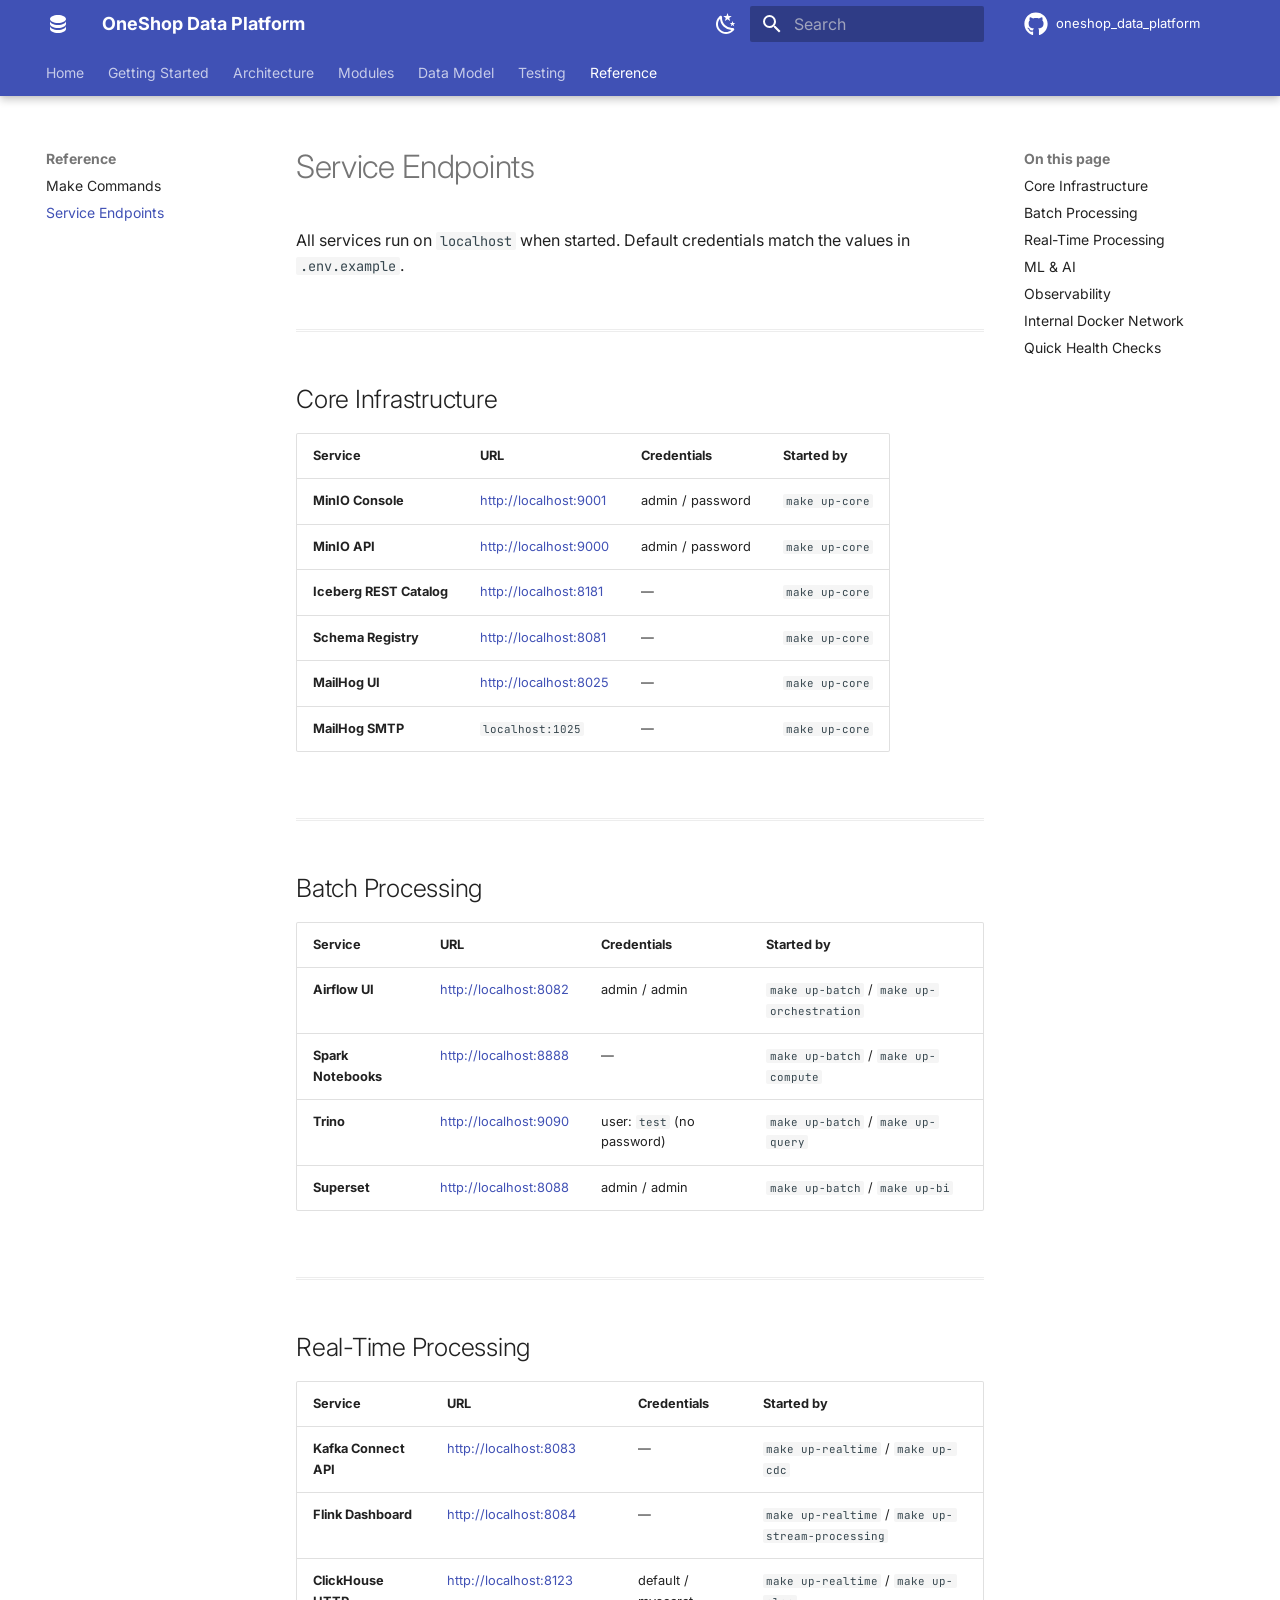
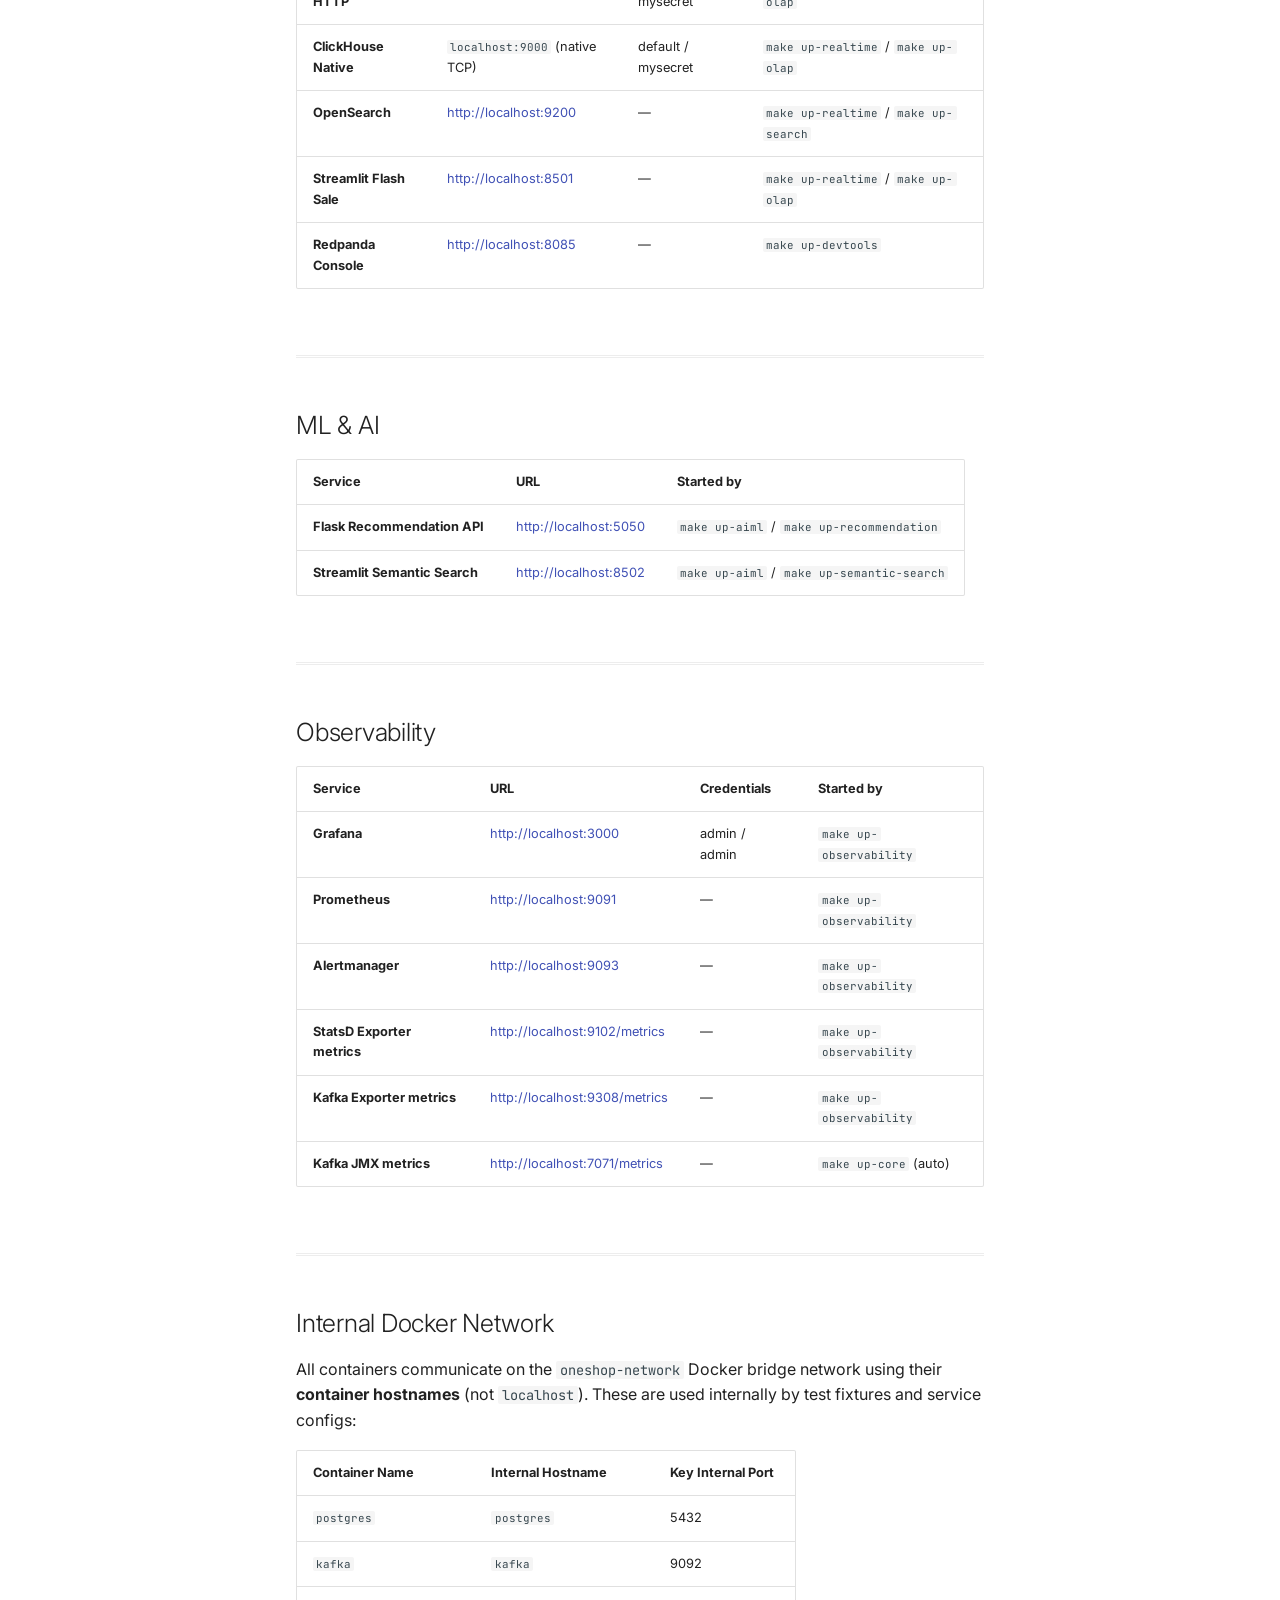
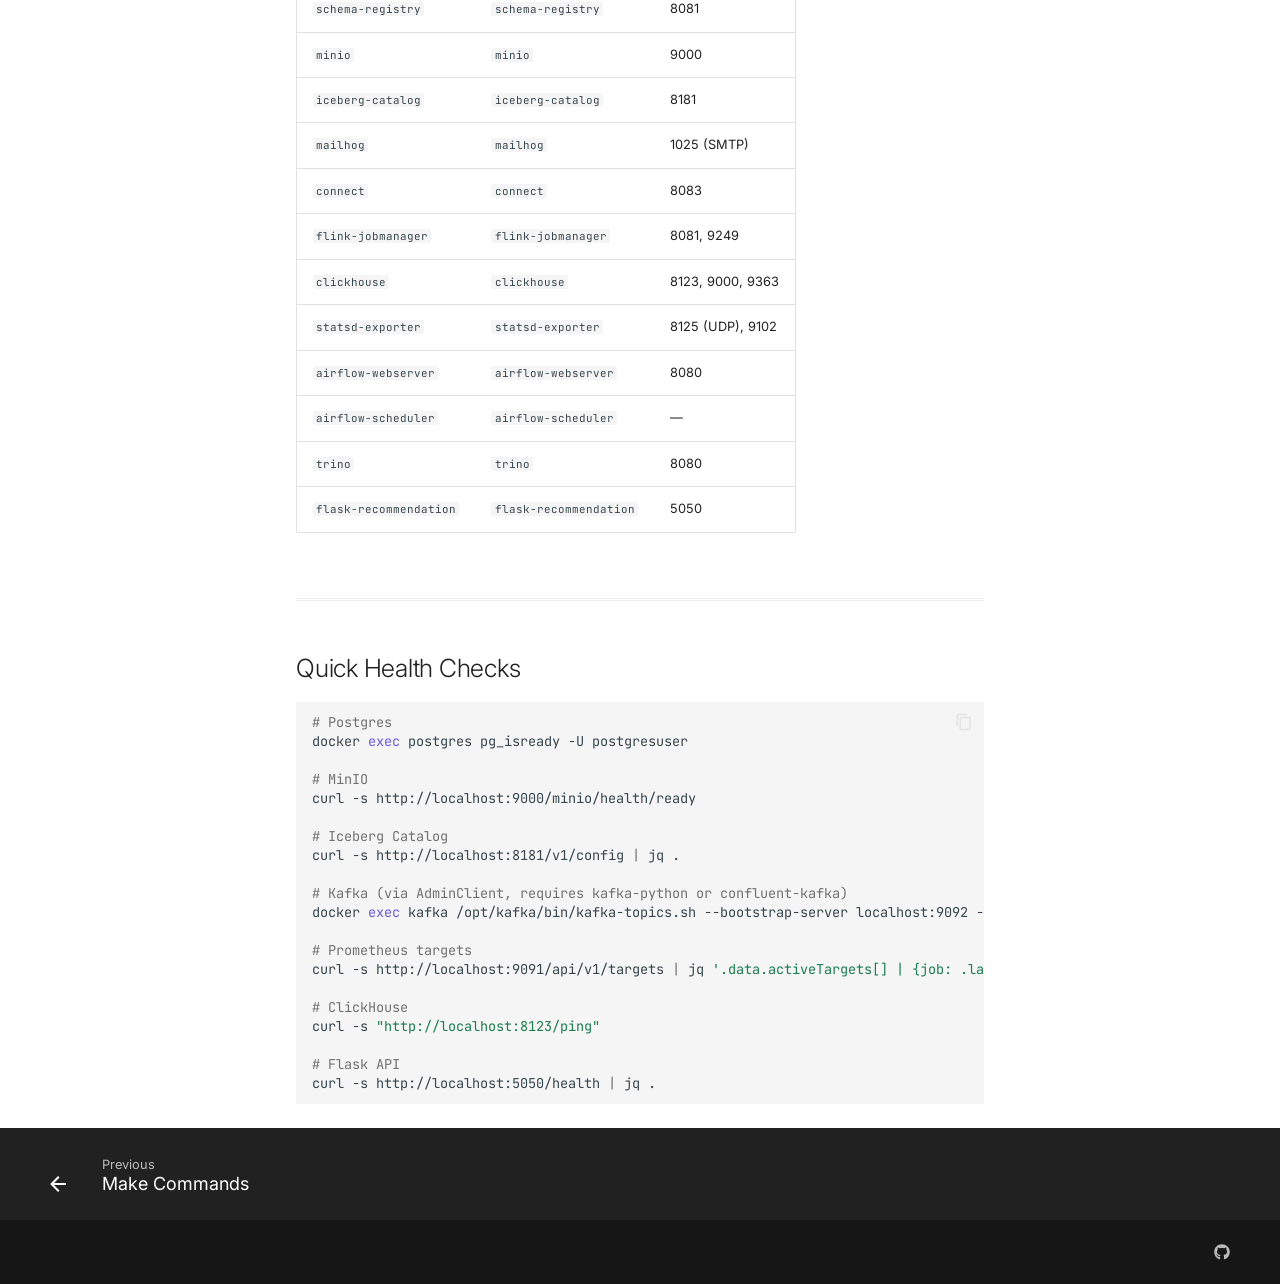
<file: reference/service-endpoints/index.html>
<!doctype html>
<html lang="en" class="no-js">
  <head>
    
      <meta charset="utf-8">
      <meta name="viewport" content="width=device-width,initial-scale=1">
      
        <meta name="description" content="Production-grade data engineering platform built on Apache open-source projects — batch, streaming, ML, and observability on a unified Lakehouse.">
      
      
      
        <link rel="canonical" href="https://mohammed-al-zubiri.github.io/oneshop_data_platform/reference/service-endpoints/">
      
      
        <link rel="prev" href="../make-commands/">
      
      
      
        
      
      
      <link rel="icon" href="../../assets/favicon.png">
      <meta name="generator" content="mkdocs-1.6.1, mkdocs-material-9.7.6">
    
    
      
        <title>Service Endpoints - OneShop Data Platform</title>
      
    
    
      <link rel="stylesheet" href="../../assets/stylesheets/main.484c7ddc.min.css">
      
        
        <link rel="stylesheet" href="../../assets/stylesheets/palette.ab4e12ef.min.css">
      
      


    
    
      
    
    
      
        
        
        <link rel="preconnect" href="https://fonts.gstatic.com" crossorigin>
        <link rel="stylesheet" href="https://fonts.googleapis.com/css?family=Inter:300,300i,400,400i,700,700i%7CJetBrains+Mono:400,400i,700,700i&display=fallback">
        <style>:root{--md-text-font:"Inter";--md-code-font:"JetBrains Mono"}</style>
      
    
    
      <link rel="stylesheet" href="../../assets/extra.css">
    
    <script>__md_scope=new URL("../..",location),__md_hash=e=>[...e].reduce(((e,_)=>(e<<5)-e+_.charCodeAt(0)),0),__md_get=(e,_=localStorage,t=__md_scope)=>JSON.parse(_.getItem(t.pathname+"."+e)),__md_set=(e,_,t=localStorage,a=__md_scope)=>{try{t.setItem(a.pathname+"."+e,JSON.stringify(_))}catch(e){}}</script>
    
      

    
    
  </head>
  
  
    
    
      
    
    
    
    
    <body dir="ltr" data-md-color-scheme="slate" data-md-color-primary="indigo" data-md-color-accent="cyan">
  
    
    <input class="md-toggle" data-md-toggle="drawer" type="checkbox" id="__drawer" autocomplete="off">
    <input class="md-toggle" data-md-toggle="search" type="checkbox" id="__search" autocomplete="off">
    <label class="md-overlay" for="__drawer"></label>
    <div data-md-component="skip">
      
        
        <a href="#service-endpoints" class="md-skip">
          Skip to content
        </a>
      
    </div>
    <div data-md-component="announce">
      
    </div>
    
    
      

  

<header class="md-header md-header--shadow md-header--lifted" data-md-component="header">
  <nav class="md-header__inner md-grid" aria-label="Header">
    <a href="../.." title="OneShop Data Platform" class="md-header__button md-logo" aria-label="OneShop Data Platform" data-md-component="logo">
      
  
  <svg xmlns="http://www.w3.org/2000/svg" viewBox="0 0 24 24"><path d="M12 3C7.58 3 4 4.79 4 7s3.58 4 8 4 8-1.79 8-4-3.58-4-8-4M4 9v3c0 2.21 3.58 4 8 4s8-1.79 8-4V9c0 2.21-3.58 4-8 4s-8-1.79-8-4m0 5v3c0 2.21 3.58 4 8 4s8-1.79 8-4v-3c0 2.21-3.58 4-8 4s-8-1.79-8-4"/></svg>

    </a>
    <label class="md-header__button md-icon" for="__drawer">
      
      <svg xmlns="http://www.w3.org/2000/svg" viewBox="0 0 24 24"><path d="M3 6h18v2H3zm0 5h18v2H3zm0 5h18v2H3z"/></svg>
    </label>
    <div class="md-header__title" data-md-component="header-title">
      <div class="md-header__ellipsis">
        <div class="md-header__topic">
          <span class="md-ellipsis">
            OneShop Data Platform
          </span>
        </div>
        <div class="md-header__topic" data-md-component="header-topic">
          <span class="md-ellipsis">
            
              Service Endpoints
            
          </span>
        </div>
      </div>
    </div>
    
      
        <form class="md-header__option" data-md-component="palette">
  
    
    
    
    <input class="md-option" data-md-color-media="(prefers-color-scheme: dark)" data-md-color-scheme="slate" data-md-color-primary="indigo" data-md-color-accent="cyan"  aria-label="Switch to light mode"  type="radio" name="__palette" id="__palette_0">
    
      <label class="md-header__button md-icon" title="Switch to light mode" for="__palette_1" hidden>
        <svg xmlns="http://www.w3.org/2000/svg" viewBox="0 0 24 24"><path d="M12 7a5 5 0 0 1 5 5 5 5 0 0 1-5 5 5 5 0 0 1-5-5 5 5 0 0 1 5-5m0 2a3 3 0 0 0-3 3 3 3 0 0 0 3 3 3 3 0 0 0 3-3 3 3 0 0 0-3-3m0-7 2.39 3.42C13.65 5.15 12.84 5 12 5s-1.65.15-2.39.42zM3.34 7l4.16-.35A7.2 7.2 0 0 0 5.94 8.5c-.44.74-.69 1.5-.83 2.29zm.02 10 1.76-3.77a7.131 7.131 0 0 0 2.38 4.14zM20.65 7l-1.77 3.79a7.02 7.02 0 0 0-2.38-4.15zm-.01 10-4.14.36c.59-.51 1.12-1.14 1.54-1.86.42-.73.69-1.5.83-2.29zM12 22l-2.41-3.44c.74.27 1.55.44 2.41.44.82 0 1.63-.17 2.37-.44z"/></svg>
      </label>
    
  
    
    
    
    <input class="md-option" data-md-color-media="(prefers-color-scheme: light)" data-md-color-scheme="default" data-md-color-primary="indigo" data-md-color-accent="cyan"  aria-label="Switch to dark mode"  type="radio" name="__palette" id="__palette_1">
    
      <label class="md-header__button md-icon" title="Switch to dark mode" for="__palette_0" hidden>
        <svg xmlns="http://www.w3.org/2000/svg" viewBox="0 0 24 24"><path d="m17.75 4.09-2.53 1.94.91 3.06-2.63-1.81-2.63 1.81.91-3.06-2.53-1.94L12.44 4l1.06-3 1.06 3zm3.5 6.91-1.64 1.25.59 1.98-1.7-1.17-1.7 1.17.59-1.98L15.75 11l2.06-.05L18.5 9l.69 1.95zm-2.28 4.95c.83-.08 1.72 1.1 1.19 1.85-.32.45-.66.87-1.08 1.27C15.17 23 8.84 23 4.94 19.07c-3.91-3.9-3.91-10.24 0-14.14.4-.4.82-.76 1.27-1.08.75-.53 1.93.36 1.85 1.19-.27 2.86.69 5.83 2.89 8.02a9.96 9.96 0 0 0 8.02 2.89m-1.64 2.02a12.08 12.08 0 0 1-7.8-3.47c-2.17-2.19-3.33-5-3.49-7.82-2.81 3.14-2.7 7.96.31 10.98 3.02 3.01 7.84 3.12 10.98.31"/></svg>
      </label>
    
  
</form>
      
    
    
      <script>var palette=__md_get("__palette");if(palette&&palette.color){if("(prefers-color-scheme)"===palette.color.media){var media=matchMedia("(prefers-color-scheme: light)"),input=document.querySelector(media.matches?"[data-md-color-media='(prefers-color-scheme: light)']":"[data-md-color-media='(prefers-color-scheme: dark)']");palette.color.media=input.getAttribute("data-md-color-media"),palette.color.scheme=input.getAttribute("data-md-color-scheme"),palette.color.primary=input.getAttribute("data-md-color-primary"),palette.color.accent=input.getAttribute("data-md-color-accent")}for(var[key,value]of Object.entries(palette.color))document.body.setAttribute("data-md-color-"+key,value)}</script>
    
    
    
      
      
        <label class="md-header__button md-icon" for="__search">
          
          <svg xmlns="http://www.w3.org/2000/svg" viewBox="0 0 24 24"><path d="M9.5 3A6.5 6.5 0 0 1 16 9.5c0 1.61-.59 3.09-1.56 4.23l.27.27h.79l5 5-1.5 1.5-5-5v-.79l-.27-.27A6.52 6.52 0 0 1 9.5 16 6.5 6.5 0 0 1 3 9.5 6.5 6.5 0 0 1 9.5 3m0 2C7 5 5 7 5 9.5S7 14 9.5 14 14 12 14 9.5 12 5 9.5 5"/></svg>
        </label>
        <div class="md-search" data-md-component="search" role="dialog">
  <label class="md-search__overlay" for="__search"></label>
  <div class="md-search__inner" role="search">
    <form class="md-search__form" name="search">
      <input type="text" class="md-search__input" name="query" aria-label="Search" placeholder="Search" autocapitalize="off" autocorrect="off" autocomplete="off" spellcheck="false" data-md-component="search-query" required>
      <label class="md-search__icon md-icon" for="__search">
        
        <svg xmlns="http://www.w3.org/2000/svg" viewBox="0 0 24 24"><path d="M9.5 3A6.5 6.5 0 0 1 16 9.5c0 1.61-.59 3.09-1.56 4.23l.27.27h.79l5 5-1.5 1.5-5-5v-.79l-.27-.27A6.52 6.52 0 0 1 9.5 16 6.5 6.5 0 0 1 3 9.5 6.5 6.5 0 0 1 9.5 3m0 2C7 5 5 7 5 9.5S7 14 9.5 14 14 12 14 9.5 12 5 9.5 5"/></svg>
        
        <svg xmlns="http://www.w3.org/2000/svg" viewBox="0 0 24 24"><path d="M20 11v2H8l5.5 5.5-1.42 1.42L4.16 12l7.92-7.92L13.5 5.5 8 11z"/></svg>
      </label>
      <nav class="md-search__options" aria-label="Search">
        
        <button type="reset" class="md-search__icon md-icon" title="Clear" aria-label="Clear" tabindex="-1">
          
          <svg xmlns="http://www.w3.org/2000/svg" viewBox="0 0 24 24"><path d="M19 6.41 17.59 5 12 10.59 6.41 5 5 6.41 10.59 12 5 17.59 6.41 19 12 13.41 17.59 19 19 17.59 13.41 12z"/></svg>
        </button>
      </nav>
      
        <div class="md-search__suggest" data-md-component="search-suggest"></div>
      
    </form>
    <div class="md-search__output">
      <div class="md-search__scrollwrap" tabindex="0" data-md-scrollfix>
        <div class="md-search-result" data-md-component="search-result">
          <div class="md-search-result__meta">
            Initializing search
          </div>
          <ol class="md-search-result__list" role="presentation"></ol>
        </div>
      </div>
    </div>
  </div>
</div>
      
    
    
      <div class="md-header__source">
        <a href="https://github.com/Mohammed-Al-Zubiri/oneshop_data_platform" title="Go to repository" class="md-source" data-md-component="source">
  <div class="md-source__icon md-icon">
    
    <svg xmlns="http://www.w3.org/2000/svg" viewBox="0 0 512 512"><!--! Font Awesome Free 7.1.0 by @fontawesome - https://fontawesome.com License - https://fontawesome.com/license/free (Icons: CC BY 4.0, Fonts: SIL OFL 1.1, Code: MIT License) Copyright 2025 Fonticons, Inc.--><path d="M173.9 397.4c0 2-2.3 3.6-5.2 3.6-3.3.3-5.6-1.3-5.6-3.6 0-2 2.3-3.6 5.2-3.6 3-.3 5.6 1.3 5.6 3.6m-31.1-4.5c-.7 2 1.3 4.3 4.3 4.9 2.6 1 5.6 0 6.2-2s-1.3-4.3-4.3-5.2c-2.6-.7-5.5.3-6.2 2.3m44.2-1.7c-2.9.7-4.9 2.6-4.6 4.9.3 2 2.9 3.3 5.9 2.6 2.9-.7 4.9-2.6 4.6-4.6-.3-1.9-3-3.2-5.9-2.9M252.8 8C114.1 8 8 113.3 8 252c0 110.9 69.8 205.8 169.5 239.2 12.8 2.3 17.3-5.6 17.3-12.1 0-6.2-.3-40.4-.3-61.4 0 0-70 15-84.7-29.8 0 0-11.4-29.1-27.8-36.6 0 0-22.9-15.7 1.6-15.4 0 0 24.9 2 38.6 25.8 21.9 38.6 58.6 27.5 72.9 20.9 2.3-16 8.8-27.1 16-33.7-55.9-6.2-112.3-14.3-112.3-110.5 0-27.5 7.6-41.3 23.6-58.9-2.6-6.5-11.1-33.3 2.6-67.9 20.9-6.5 69 27 69 27 20-5.6 41.5-8.5 62.8-8.5s42.8 2.9 62.8 8.5c0 0 48.1-33.6 69-27 13.7 34.7 5.2 61.4 2.6 67.9 16 17.7 25.8 31.5 25.8 58.9 0 96.5-58.9 104.2-114.8 110.5 9.2 7.9 17 22.9 17 46.4 0 33.7-.3 75.4-.3 83.6 0 6.5 4.6 14.4 17.3 12.1C436.2 457.8 504 362.9 504 252 504 113.3 391.5 8 252.8 8M105.2 352.9c-1.3 1-1 3.3.7 5.2 1.6 1.6 3.9 2.3 5.2 1 1.3-1 1-3.3-.7-5.2-1.6-1.6-3.9-2.3-5.2-1m-10.8-8.1c-.7 1.3.3 2.9 2.3 3.9 1.6 1 3.6.7 4.3-.7.7-1.3-.3-2.9-2.3-3.9-2-.6-3.6-.3-4.3.7m32.4 35.6c-1.6 1.3-1 4.3 1.3 6.2 2.3 2.3 5.2 2.6 6.5 1 1.3-1.3.7-4.3-1.3-6.2-2.2-2.3-5.2-2.6-6.5-1m-11.4-14.7c-1.6 1-1.6 3.6 0 5.9s4.3 3.3 5.6 2.3c1.6-1.3 1.6-3.9 0-6.2-1.4-2.3-4-3.3-5.6-2"/></svg>
  </div>
  <div class="md-source__repository">
    oneshop_data_platform
  </div>
</a>
      </div>
    
  </nav>
  
    
      
<nav class="md-tabs" aria-label="Tabs" data-md-component="tabs">
  <div class="md-grid">
    <ul class="md-tabs__list">
      
        
  
  
  
  
    <li class="md-tabs__item">
      <a href="../.." class="md-tabs__link">
        
  
  
    
  
  Home

      </a>
    </li>
  

      
        
  
  
  
  
    <li class="md-tabs__item">
      <a href="../../getting-started/" class="md-tabs__link">
        
  
  
    
  
  Getting Started

      </a>
    </li>
  

      
        
  
  
  
  
    <li class="md-tabs__item">
      <a href="../../architecture/" class="md-tabs__link">
        
  
  
    
  
  Architecture

      </a>
    </li>
  

      
        
  
  
  
  
    
    
      <li class="md-tabs__item">
        <a href="../../modules/batch/" class="md-tabs__link">
          
  
  
  Modules

        </a>
      </li>
    
  

      
        
  
  
  
  
    <li class="md-tabs__item">
      <a href="../../data-model/" class="md-tabs__link">
        
  
  
    
  
  Data Model

      </a>
    </li>
  

      
        
  
  
  
  
    <li class="md-tabs__item">
      <a href="../../testing/" class="md-tabs__link">
        
  
  
    
  
  Testing

      </a>
    </li>
  

      
        
  
  
  
    
  
  
    
    
      <li class="md-tabs__item md-tabs__item--active">
        <a href="../make-commands/" class="md-tabs__link">
          
  
  
  Reference

        </a>
      </li>
    
  

      
    </ul>
  </div>
</nav>
    
  
</header>
    
    <div class="md-container" data-md-component="container">
      
      
        
      
      <main class="md-main" data-md-component="main">
        <div class="md-main__inner md-grid">
          
            
              
              <div class="md-sidebar md-sidebar--primary" data-md-component="sidebar" data-md-type="navigation" >
                <div class="md-sidebar__scrollwrap">
                  <div class="md-sidebar__inner">
                    


  


<nav class="md-nav md-nav--primary md-nav--lifted" aria-label="Navigation" data-md-level="0">
  <label class="md-nav__title" for="__drawer">
    <a href="../.." title="OneShop Data Platform" class="md-nav__button md-logo" aria-label="OneShop Data Platform" data-md-component="logo">
      
  
  <svg xmlns="http://www.w3.org/2000/svg" viewBox="0 0 24 24"><path d="M12 3C7.58 3 4 4.79 4 7s3.58 4 8 4 8-1.79 8-4-3.58-4-8-4M4 9v3c0 2.21 3.58 4 8 4s8-1.79 8-4V9c0 2.21-3.58 4-8 4s-8-1.79-8-4m0 5v3c0 2.21 3.58 4 8 4s8-1.79 8-4v-3c0 2.21-3.58 4-8 4s-8-1.79-8-4"/></svg>

    </a>
    OneShop Data Platform
  </label>
  
    <div class="md-nav__source">
      <a href="https://github.com/Mohammed-Al-Zubiri/oneshop_data_platform" title="Go to repository" class="md-source" data-md-component="source">
  <div class="md-source__icon md-icon">
    
    <svg xmlns="http://www.w3.org/2000/svg" viewBox="0 0 512 512"><!--! Font Awesome Free 7.1.0 by @fontawesome - https://fontawesome.com License - https://fontawesome.com/license/free (Icons: CC BY 4.0, Fonts: SIL OFL 1.1, Code: MIT License) Copyright 2025 Fonticons, Inc.--><path d="M173.9 397.4c0 2-2.3 3.6-5.2 3.6-3.3.3-5.6-1.3-5.6-3.6 0-2 2.3-3.6 5.2-3.6 3-.3 5.6 1.3 5.6 3.6m-31.1-4.5c-.7 2 1.3 4.3 4.3 4.9 2.6 1 5.6 0 6.2-2s-1.3-4.3-4.3-5.2c-2.6-.7-5.5.3-6.2 2.3m44.2-1.7c-2.9.7-4.9 2.6-4.6 4.9.3 2 2.9 3.3 5.9 2.6 2.9-.7 4.9-2.6 4.6-4.6-.3-1.9-3-3.2-5.9-2.9M252.8 8C114.1 8 8 113.3 8 252c0 110.9 69.8 205.8 169.5 239.2 12.8 2.3 17.3-5.6 17.3-12.1 0-6.2-.3-40.4-.3-61.4 0 0-70 15-84.7-29.8 0 0-11.4-29.1-27.8-36.6 0 0-22.9-15.7 1.6-15.4 0 0 24.9 2 38.6 25.8 21.9 38.6 58.6 27.5 72.9 20.9 2.3-16 8.8-27.1 16-33.7-55.9-6.2-112.3-14.3-112.3-110.5 0-27.5 7.6-41.3 23.6-58.9-2.6-6.5-11.1-33.3 2.6-67.9 20.9-6.5 69 27 69 27 20-5.6 41.5-8.5 62.8-8.5s42.8 2.9 62.8 8.5c0 0 48.1-33.6 69-27 13.7 34.7 5.2 61.4 2.6 67.9 16 17.7 25.8 31.5 25.8 58.9 0 96.5-58.9 104.2-114.8 110.5 9.2 7.9 17 22.9 17 46.4 0 33.7-.3 75.4-.3 83.6 0 6.5 4.6 14.4 17.3 12.1C436.2 457.8 504 362.9 504 252 504 113.3 391.5 8 252.8 8M105.2 352.9c-1.3 1-1 3.3.7 5.2 1.6 1.6 3.9 2.3 5.2 1 1.3-1 1-3.3-.7-5.2-1.6-1.6-3.9-2.3-5.2-1m-10.8-8.1c-.7 1.3.3 2.9 2.3 3.9 1.6 1 3.6.7 4.3-.7.7-1.3-.3-2.9-2.3-3.9-2-.6-3.6-.3-4.3.7m32.4 35.6c-1.6 1.3-1 4.3 1.3 6.2 2.3 2.3 5.2 2.6 6.5 1 1.3-1.3.7-4.3-1.3-6.2-2.2-2.3-5.2-2.6-6.5-1m-11.4-14.7c-1.6 1-1.6 3.6 0 5.9s4.3 3.3 5.6 2.3c1.6-1.3 1.6-3.9 0-6.2-1.4-2.3-4-3.3-5.6-2"/></svg>
  </div>
  <div class="md-source__repository">
    oneshop_data_platform
  </div>
</a>
    </div>
  
  <ul class="md-nav__list" data-md-scrollfix>
    
      
      
  
  
  
  
    <li class="md-nav__item">
      <a href="../.." class="md-nav__link">
        
  
  
  <span class="md-ellipsis">
    
  
    Home
  

    
  </span>
  
  

      </a>
    </li>
  

    
      
      
  
  
  
  
    <li class="md-nav__item">
      <a href="../../getting-started/" class="md-nav__link">
        
  
  
  <span class="md-ellipsis">
    
  
    Getting Started
  

    
  </span>
  
  

      </a>
    </li>
  

    
      
      
  
  
  
  
    <li class="md-nav__item">
      <a href="../../architecture/" class="md-nav__link">
        
  
  
  <span class="md-ellipsis">
    
  
    Architecture
  

    
  </span>
  
  

      </a>
    </li>
  

    
      
      
  
  
  
  
    
    
    
    
      
      
        
      
    
    
    <li class="md-nav__item md-nav__item--nested">
      
        
        
          
        
        <input class="md-nav__toggle md-toggle md-toggle--indeterminate" type="checkbox" id="__nav_4" >
        
          
          <label class="md-nav__link" for="__nav_4" id="__nav_4_label" tabindex="0">
            
  
  
  <span class="md-ellipsis">
    
  
    Modules
  

    
  </span>
  
  

            <span class="md-nav__icon md-icon"></span>
          </label>
        
        <nav class="md-nav" data-md-level="1" aria-labelledby="__nav_4_label" aria-expanded="false">
          <label class="md-nav__title" for="__nav_4">
            <span class="md-nav__icon md-icon"></span>
            
  
    Modules
  

          </label>
          <ul class="md-nav__list" data-md-scrollfix>
            
              
                
  
  
  
  
    <li class="md-nav__item">
      <a href="../../modules/batch/" class="md-nav__link">
        
  
  
  <span class="md-ellipsis">
    
  
    Batch Pipeline
  

    
  </span>
  
  

      </a>
    </li>
  

              
            
              
                
  
  
  
  
    <li class="md-nav__item">
      <a href="../../modules/realtime/" class="md-nav__link">
        
  
  
  <span class="md-ellipsis">
    
  
    Real-Time Pipeline
  

    
  </span>
  
  

      </a>
    </li>
  

              
            
              
                
  
  
  
  
    <li class="md-nav__item">
      <a href="../../modules/ml/" class="md-nav__link">
        
  
  
  <span class="md-ellipsis">
    
  
    ML & AI
  

    
  </span>
  
  

      </a>
    </li>
  

              
            
              
                
  
  
  
  
    <li class="md-nav__item">
      <a href="../../modules/observability/" class="md-nav__link">
        
  
  
  <span class="md-ellipsis">
    
  
    Observability
  

    
  </span>
  
  

      </a>
    </li>
  

              
            
          </ul>
        </nav>
      
    </li>
  

    
      
      
  
  
  
  
    <li class="md-nav__item">
      <a href="../../data-model/" class="md-nav__link">
        
  
  
  <span class="md-ellipsis">
    
  
    Data Model
  

    
  </span>
  
  

      </a>
    </li>
  

    
      
      
  
  
  
  
    <li class="md-nav__item">
      <a href="../../testing/" class="md-nav__link">
        
  
  
  <span class="md-ellipsis">
    
  
    Testing
  

    
  </span>
  
  

      </a>
    </li>
  

    
      
      
  
  
    
  
  
  
    
    
    
    
      
        
        
      
      
        
      
    
    
    <li class="md-nav__item md-nav__item--active md-nav__item--section md-nav__item--nested">
      
        
        
        <input class="md-nav__toggle md-toggle " type="checkbox" id="__nav_7" checked>
        
          
          <label class="md-nav__link" for="__nav_7" id="__nav_7_label" tabindex="">
            
  
  
  <span class="md-ellipsis">
    
  
    Reference
  

    
  </span>
  
  

            <span class="md-nav__icon md-icon"></span>
          </label>
        
        <nav class="md-nav" data-md-level="1" aria-labelledby="__nav_7_label" aria-expanded="true">
          <label class="md-nav__title" for="__nav_7">
            <span class="md-nav__icon md-icon"></span>
            
  
    Reference
  

          </label>
          <ul class="md-nav__list" data-md-scrollfix>
            
              
                
  
  
  
  
    <li class="md-nav__item">
      <a href="../make-commands/" class="md-nav__link">
        
  
  
  <span class="md-ellipsis">
    
  
    Make Commands
  

    
  </span>
  
  

      </a>
    </li>
  

              
            
              
                
  
  
    
  
  
  
    <li class="md-nav__item md-nav__item--active">
      
      <input class="md-nav__toggle md-toggle" type="checkbox" id="__toc">
      
      
        
      
      
        <label class="md-nav__link md-nav__link--active" for="__toc">
          
  
  
  <span class="md-ellipsis">
    
  
    Service Endpoints
  

    
  </span>
  
  

          <span class="md-nav__icon md-icon"></span>
        </label>
      
      <a href="./" class="md-nav__link md-nav__link--active">
        
  
  
  <span class="md-ellipsis">
    
  
    Service Endpoints
  

    
  </span>
  
  

      </a>
      
        

  

<nav class="md-nav md-nav--secondary" aria-label="On this page">
  
  
  
    
  
  
    <label class="md-nav__title" for="__toc">
      <span class="md-nav__icon md-icon"></span>
      On this page
    </label>
    <ul class="md-nav__list" data-md-component="toc" data-md-scrollfix>
      
        <li class="md-nav__item">
  <a href="#core-infrastructure" class="md-nav__link">
    <span class="md-ellipsis">
      
        Core Infrastructure
      
    </span>
  </a>
  
</li>
      
        <li class="md-nav__item">
  <a href="#batch-processing" class="md-nav__link">
    <span class="md-ellipsis">
      
        Batch Processing
      
    </span>
  </a>
  
</li>
      
        <li class="md-nav__item">
  <a href="#real-time-processing" class="md-nav__link">
    <span class="md-ellipsis">
      
        Real-Time Processing
      
    </span>
  </a>
  
</li>
      
        <li class="md-nav__item">
  <a href="#ml-ai" class="md-nav__link">
    <span class="md-ellipsis">
      
        ML &amp; AI
      
    </span>
  </a>
  
</li>
      
        <li class="md-nav__item">
  <a href="#observability" class="md-nav__link">
    <span class="md-ellipsis">
      
        Observability
      
    </span>
  </a>
  
</li>
      
        <li class="md-nav__item">
  <a href="#internal-docker-network" class="md-nav__link">
    <span class="md-ellipsis">
      
        Internal Docker Network
      
    </span>
  </a>
  
</li>
      
        <li class="md-nav__item">
  <a href="#quick-health-checks" class="md-nav__link">
    <span class="md-ellipsis">
      
        Quick Health Checks
      
    </span>
  </a>
  
</li>
      
    </ul>
  
</nav>
      
    </li>
  

              
            
          </ul>
        </nav>
      
    </li>
  

    
  </ul>
</nav>
                  </div>
                </div>
              </div>
            
            
              
              <div class="md-sidebar md-sidebar--secondary" data-md-component="sidebar" data-md-type="toc" >
                <div class="md-sidebar__scrollwrap">
                  <div class="md-sidebar__inner">
                    

  

<nav class="md-nav md-nav--secondary" aria-label="On this page">
  
  
  
    
  
  
    <label class="md-nav__title" for="__toc">
      <span class="md-nav__icon md-icon"></span>
      On this page
    </label>
    <ul class="md-nav__list" data-md-component="toc" data-md-scrollfix>
      
        <li class="md-nav__item">
  <a href="#core-infrastructure" class="md-nav__link">
    <span class="md-ellipsis">
      
        Core Infrastructure
      
    </span>
  </a>
  
</li>
      
        <li class="md-nav__item">
  <a href="#batch-processing" class="md-nav__link">
    <span class="md-ellipsis">
      
        Batch Processing
      
    </span>
  </a>
  
</li>
      
        <li class="md-nav__item">
  <a href="#real-time-processing" class="md-nav__link">
    <span class="md-ellipsis">
      
        Real-Time Processing
      
    </span>
  </a>
  
</li>
      
        <li class="md-nav__item">
  <a href="#ml-ai" class="md-nav__link">
    <span class="md-ellipsis">
      
        ML &amp; AI
      
    </span>
  </a>
  
</li>
      
        <li class="md-nav__item">
  <a href="#observability" class="md-nav__link">
    <span class="md-ellipsis">
      
        Observability
      
    </span>
  </a>
  
</li>
      
        <li class="md-nav__item">
  <a href="#internal-docker-network" class="md-nav__link">
    <span class="md-ellipsis">
      
        Internal Docker Network
      
    </span>
  </a>
  
</li>
      
        <li class="md-nav__item">
  <a href="#quick-health-checks" class="md-nav__link">
    <span class="md-ellipsis">
      
        Quick Health Checks
      
    </span>
  </a>
  
</li>
      
    </ul>
  
</nav>
                  </div>
                </div>
              </div>
            
          
          
            <div class="md-content" data-md-component="content">
              
              <article class="md-content__inner md-typeset">
                
                  



<h1 id="service-endpoints">Service Endpoints<a class="headerlink" href="#service-endpoints" title="Permanent link">&para;</a></h1>
<p>All services run on <code>localhost</code> when started. Default credentials match the values in <code>.env.example</code>.</p>
<hr />
<h2 id="core-infrastructure">Core Infrastructure<a class="headerlink" href="#core-infrastructure" title="Permanent link">&para;</a></h2>
<table>
<thead>
<tr>
<th style="text-align: left;">Service</th>
<th style="text-align: left;">URL</th>
<th style="text-align: left;">Credentials</th>
<th style="text-align: left;">Started by</th>
</tr>
</thead>
<tbody>
<tr>
<td style="text-align: left;"><strong>MinIO Console</strong></td>
<td style="text-align: left;"><a href="http://localhost:9001">http://localhost:9001</a></td>
<td style="text-align: left;">admin / password</td>
<td style="text-align: left;"><code>make up-core</code></td>
</tr>
<tr>
<td style="text-align: left;"><strong>MinIO API</strong></td>
<td style="text-align: left;"><a href="http://localhost:9000">http://localhost:9000</a></td>
<td style="text-align: left;">admin / password</td>
<td style="text-align: left;"><code>make up-core</code></td>
</tr>
<tr>
<td style="text-align: left;"><strong>Iceberg REST Catalog</strong></td>
<td style="text-align: left;"><a href="http://localhost:8181">http://localhost:8181</a></td>
<td style="text-align: left;">—</td>
<td style="text-align: left;"><code>make up-core</code></td>
</tr>
<tr>
<td style="text-align: left;"><strong>Schema Registry</strong></td>
<td style="text-align: left;"><a href="http://localhost:8081">http://localhost:8081</a></td>
<td style="text-align: left;">—</td>
<td style="text-align: left;"><code>make up-core</code></td>
</tr>
<tr>
<td style="text-align: left;"><strong>MailHog UI</strong></td>
<td style="text-align: left;"><a href="http://localhost:8025">http://localhost:8025</a></td>
<td style="text-align: left;">—</td>
<td style="text-align: left;"><code>make up-core</code></td>
</tr>
<tr>
<td style="text-align: left;"><strong>MailHog SMTP</strong></td>
<td style="text-align: left;"><code>localhost:1025</code></td>
<td style="text-align: left;">—</td>
<td style="text-align: left;"><code>make up-core</code></td>
</tr>
</tbody>
</table>
<hr />
<h2 id="batch-processing">Batch Processing<a class="headerlink" href="#batch-processing" title="Permanent link">&para;</a></h2>
<table>
<thead>
<tr>
<th style="text-align: left;">Service</th>
<th style="text-align: left;">URL</th>
<th style="text-align: left;">Credentials</th>
<th style="text-align: left;">Started by</th>
</tr>
</thead>
<tbody>
<tr>
<td style="text-align: left;"><strong>Airflow UI</strong></td>
<td style="text-align: left;"><a href="http://localhost:8082">http://localhost:8082</a></td>
<td style="text-align: left;">admin / admin</td>
<td style="text-align: left;"><code>make up-batch</code> / <code>make up-orchestration</code></td>
</tr>
<tr>
<td style="text-align: left;"><strong>Spark Notebooks</strong></td>
<td style="text-align: left;"><a href="http://localhost:8888">http://localhost:8888</a></td>
<td style="text-align: left;">—</td>
<td style="text-align: left;"><code>make up-batch</code> / <code>make up-compute</code></td>
</tr>
<tr>
<td style="text-align: left;"><strong>Trino</strong></td>
<td style="text-align: left;"><a href="http://localhost:9090">http://localhost:9090</a></td>
<td style="text-align: left;">user: <code>test</code> (no password)</td>
<td style="text-align: left;"><code>make up-batch</code> / <code>make up-query</code></td>
</tr>
<tr>
<td style="text-align: left;"><strong>Superset</strong></td>
<td style="text-align: left;"><a href="http://localhost:8088">http://localhost:8088</a></td>
<td style="text-align: left;">admin / admin</td>
<td style="text-align: left;"><code>make up-batch</code> / <code>make up-bi</code></td>
</tr>
</tbody>
</table>
<hr />
<h2 id="real-time-processing">Real-Time Processing<a class="headerlink" href="#real-time-processing" title="Permanent link">&para;</a></h2>
<table>
<thead>
<tr>
<th style="text-align: left;">Service</th>
<th style="text-align: left;">URL</th>
<th style="text-align: left;">Credentials</th>
<th style="text-align: left;">Started by</th>
</tr>
</thead>
<tbody>
<tr>
<td style="text-align: left;"><strong>Kafka Connect API</strong></td>
<td style="text-align: left;"><a href="http://localhost:8083">http://localhost:8083</a></td>
<td style="text-align: left;">—</td>
<td style="text-align: left;"><code>make up-realtime</code> / <code>make up-cdc</code></td>
</tr>
<tr>
<td style="text-align: left;"><strong>Flink Dashboard</strong></td>
<td style="text-align: left;"><a href="http://localhost:8084">http://localhost:8084</a></td>
<td style="text-align: left;">—</td>
<td style="text-align: left;"><code>make up-realtime</code> / <code>make up-stream-processing</code></td>
</tr>
<tr>
<td style="text-align: left;"><strong>ClickHouse HTTP</strong></td>
<td style="text-align: left;"><a href="http://localhost:8123">http://localhost:8123</a></td>
<td style="text-align: left;">default / mysecret</td>
<td style="text-align: left;"><code>make up-realtime</code> / <code>make up-olap</code></td>
</tr>
<tr>
<td style="text-align: left;"><strong>ClickHouse Native</strong></td>
<td style="text-align: left;"><code>localhost:9000</code> (native TCP)</td>
<td style="text-align: left;">default / mysecret</td>
<td style="text-align: left;"><code>make up-realtime</code> / <code>make up-olap</code></td>
</tr>
<tr>
<td style="text-align: left;"><strong>OpenSearch</strong></td>
<td style="text-align: left;"><a href="http://localhost:9200">http://localhost:9200</a></td>
<td style="text-align: left;">—</td>
<td style="text-align: left;"><code>make up-realtime</code> / <code>make up-search</code></td>
</tr>
<tr>
<td style="text-align: left;"><strong>Streamlit Flash Sale</strong></td>
<td style="text-align: left;"><a href="http://localhost:8501">http://localhost:8501</a></td>
<td style="text-align: left;">—</td>
<td style="text-align: left;"><code>make up-realtime</code> / <code>make up-olap</code></td>
</tr>
<tr>
<td style="text-align: left;"><strong>Redpanda Console</strong></td>
<td style="text-align: left;"><a href="http://localhost:8085">http://localhost:8085</a></td>
<td style="text-align: left;">—</td>
<td style="text-align: left;"><code>make up-devtools</code></td>
</tr>
</tbody>
</table>
<hr />
<h2 id="ml-ai">ML &amp; AI<a class="headerlink" href="#ml-ai" title="Permanent link">&para;</a></h2>
<table>
<thead>
<tr>
<th style="text-align: left;">Service</th>
<th style="text-align: left;">URL</th>
<th style="text-align: left;">Started by</th>
</tr>
</thead>
<tbody>
<tr>
<td style="text-align: left;"><strong>Flask Recommendation API</strong></td>
<td style="text-align: left;"><a href="http://localhost:5050">http://localhost:5050</a></td>
<td style="text-align: left;"><code>make up-aiml</code> / <code>make up-recommendation</code></td>
</tr>
<tr>
<td style="text-align: left;"><strong>Streamlit Semantic Search</strong></td>
<td style="text-align: left;"><a href="http://localhost:8502">http://localhost:8502</a></td>
<td style="text-align: left;"><code>make up-aiml</code> / <code>make up-semantic-search</code></td>
</tr>
</tbody>
</table>
<hr />
<h2 id="observability">Observability<a class="headerlink" href="#observability" title="Permanent link">&para;</a></h2>
<table>
<thead>
<tr>
<th style="text-align: left;">Service</th>
<th style="text-align: left;">URL</th>
<th style="text-align: left;">Credentials</th>
<th style="text-align: left;">Started by</th>
</tr>
</thead>
<tbody>
<tr>
<td style="text-align: left;"><strong>Grafana</strong></td>
<td style="text-align: left;"><a href="http://localhost:3000">http://localhost:3000</a></td>
<td style="text-align: left;">admin / admin</td>
<td style="text-align: left;"><code>make up-observability</code></td>
</tr>
<tr>
<td style="text-align: left;"><strong>Prometheus</strong></td>
<td style="text-align: left;"><a href="http://localhost:9091">http://localhost:9091</a></td>
<td style="text-align: left;">—</td>
<td style="text-align: left;"><code>make up-observability</code></td>
</tr>
<tr>
<td style="text-align: left;"><strong>Alertmanager</strong></td>
<td style="text-align: left;"><a href="http://localhost:9093">http://localhost:9093</a></td>
<td style="text-align: left;">—</td>
<td style="text-align: left;"><code>make up-observability</code></td>
</tr>
<tr>
<td style="text-align: left;"><strong>StatsD Exporter metrics</strong></td>
<td style="text-align: left;"><a href="http://localhost:9102/metrics">http://localhost:9102/metrics</a></td>
<td style="text-align: left;">—</td>
<td style="text-align: left;"><code>make up-observability</code></td>
</tr>
<tr>
<td style="text-align: left;"><strong>Kafka Exporter metrics</strong></td>
<td style="text-align: left;"><a href="http://localhost:9308/metrics">http://localhost:9308/metrics</a></td>
<td style="text-align: left;">—</td>
<td style="text-align: left;"><code>make up-observability</code></td>
</tr>
<tr>
<td style="text-align: left;"><strong>Kafka JMX metrics</strong></td>
<td style="text-align: left;"><a href="http://localhost:7071/metrics">http://localhost:7071/metrics</a></td>
<td style="text-align: left;">—</td>
<td style="text-align: left;"><code>make up-core</code> (auto)</td>
</tr>
</tbody>
</table>
<hr />
<h2 id="internal-docker-network">Internal Docker Network<a class="headerlink" href="#internal-docker-network" title="Permanent link">&para;</a></h2>
<p>All containers communicate on the <code>oneshop-network</code> Docker bridge network using their <strong>container hostnames</strong> (not <code>localhost</code>). These are used internally by test fixtures and service configs:</p>
<table>
<thead>
<tr>
<th style="text-align: left;">Container Name</th>
<th style="text-align: left;">Internal Hostname</th>
<th style="text-align: left;">Key Internal Port</th>
</tr>
</thead>
<tbody>
<tr>
<td style="text-align: left;"><code>postgres</code></td>
<td style="text-align: left;"><code>postgres</code></td>
<td style="text-align: left;">5432</td>
</tr>
<tr>
<td style="text-align: left;"><code>kafka</code></td>
<td style="text-align: left;"><code>kafka</code></td>
<td style="text-align: left;">9092</td>
</tr>
<tr>
<td style="text-align: left;"><code>schema-registry</code></td>
<td style="text-align: left;"><code>schema-registry</code></td>
<td style="text-align: left;">8081</td>
</tr>
<tr>
<td style="text-align: left;"><code>minio</code></td>
<td style="text-align: left;"><code>minio</code></td>
<td style="text-align: left;">9000</td>
</tr>
<tr>
<td style="text-align: left;"><code>iceberg-catalog</code></td>
<td style="text-align: left;"><code>iceberg-catalog</code></td>
<td style="text-align: left;">8181</td>
</tr>
<tr>
<td style="text-align: left;"><code>mailhog</code></td>
<td style="text-align: left;"><code>mailhog</code></td>
<td style="text-align: left;">1025 (SMTP)</td>
</tr>
<tr>
<td style="text-align: left;"><code>connect</code></td>
<td style="text-align: left;"><code>connect</code></td>
<td style="text-align: left;">8083</td>
</tr>
<tr>
<td style="text-align: left;"><code>flink-jobmanager</code></td>
<td style="text-align: left;"><code>flink-jobmanager</code></td>
<td style="text-align: left;">8081, 9249</td>
</tr>
<tr>
<td style="text-align: left;"><code>clickhouse</code></td>
<td style="text-align: left;"><code>clickhouse</code></td>
<td style="text-align: left;">8123, 9000, 9363</td>
</tr>
<tr>
<td style="text-align: left;"><code>statsd-exporter</code></td>
<td style="text-align: left;"><code>statsd-exporter</code></td>
<td style="text-align: left;">8125 (UDP), 9102</td>
</tr>
<tr>
<td style="text-align: left;"><code>airflow-webserver</code></td>
<td style="text-align: left;"><code>airflow-webserver</code></td>
<td style="text-align: left;">8080</td>
</tr>
<tr>
<td style="text-align: left;"><code>airflow-scheduler</code></td>
<td style="text-align: left;"><code>airflow-scheduler</code></td>
<td style="text-align: left;">—</td>
</tr>
<tr>
<td style="text-align: left;"><code>trino</code></td>
<td style="text-align: left;"><code>trino</code></td>
<td style="text-align: left;">8080</td>
</tr>
<tr>
<td style="text-align: left;"><code>flask-recommendation</code></td>
<td style="text-align: left;"><code>flask-recommendation</code></td>
<td style="text-align: left;">5050</td>
</tr>
</tbody>
</table>
<hr />
<h2 id="quick-health-checks">Quick Health Checks<a class="headerlink" href="#quick-health-checks" title="Permanent link">&para;</a></h2>
<div class="language-bash highlight"><pre><span></span><code><span id="__span-0-1"><a id="__codelineno-0-1" name="__codelineno-0-1" href="#__codelineno-0-1"></a><span class="c1"># Postgres</span>
</span><span id="__span-0-2"><a id="__codelineno-0-2" name="__codelineno-0-2" href="#__codelineno-0-2"></a>docker<span class="w"> </span><span class="nb">exec</span><span class="w"> </span>postgres<span class="w"> </span>pg_isready<span class="w"> </span>-U<span class="w"> </span>postgresuser
</span><span id="__span-0-3"><a id="__codelineno-0-3" name="__codelineno-0-3" href="#__codelineno-0-3"></a>
</span><span id="__span-0-4"><a id="__codelineno-0-4" name="__codelineno-0-4" href="#__codelineno-0-4"></a><span class="c1"># MinIO</span>
</span><span id="__span-0-5"><a id="__codelineno-0-5" name="__codelineno-0-5" href="#__codelineno-0-5"></a>curl<span class="w"> </span>-s<span class="w"> </span>http://localhost:9000/minio/health/ready
</span><span id="__span-0-6"><a id="__codelineno-0-6" name="__codelineno-0-6" href="#__codelineno-0-6"></a>
</span><span id="__span-0-7"><a id="__codelineno-0-7" name="__codelineno-0-7" href="#__codelineno-0-7"></a><span class="c1"># Iceberg Catalog</span>
</span><span id="__span-0-8"><a id="__codelineno-0-8" name="__codelineno-0-8" href="#__codelineno-0-8"></a>curl<span class="w"> </span>-s<span class="w"> </span>http://localhost:8181/v1/config<span class="w"> </span><span class="p">|</span><span class="w"> </span>jq<span class="w"> </span>.
</span><span id="__span-0-9"><a id="__codelineno-0-9" name="__codelineno-0-9" href="#__codelineno-0-9"></a>
</span><span id="__span-0-10"><a id="__codelineno-0-10" name="__codelineno-0-10" href="#__codelineno-0-10"></a><span class="c1"># Kafka (via AdminClient, requires kafka-python or confluent-kafka)</span>
</span><span id="__span-0-11"><a id="__codelineno-0-11" name="__codelineno-0-11" href="#__codelineno-0-11"></a>docker<span class="w"> </span><span class="nb">exec</span><span class="w"> </span>kafka<span class="w"> </span>/opt/kafka/bin/kafka-topics.sh<span class="w"> </span>--bootstrap-server<span class="w"> </span>localhost:9092<span class="w"> </span>--list
</span><span id="__span-0-12"><a id="__codelineno-0-12" name="__codelineno-0-12" href="#__codelineno-0-12"></a>
</span><span id="__span-0-13"><a id="__codelineno-0-13" name="__codelineno-0-13" href="#__codelineno-0-13"></a><span class="c1"># Prometheus targets</span>
</span><span id="__span-0-14"><a id="__codelineno-0-14" name="__codelineno-0-14" href="#__codelineno-0-14"></a>curl<span class="w"> </span>-s<span class="w"> </span>http://localhost:9091/api/v1/targets<span class="w"> </span><span class="p">|</span><span class="w"> </span>jq<span class="w"> </span><span class="s1">&#39;.data.activeTargets[] | {job: .labels.job, health: .health}&#39;</span>
</span><span id="__span-0-15"><a id="__codelineno-0-15" name="__codelineno-0-15" href="#__codelineno-0-15"></a>
</span><span id="__span-0-16"><a id="__codelineno-0-16" name="__codelineno-0-16" href="#__codelineno-0-16"></a><span class="c1"># ClickHouse</span>
</span><span id="__span-0-17"><a id="__codelineno-0-17" name="__codelineno-0-17" href="#__codelineno-0-17"></a>curl<span class="w"> </span>-s<span class="w"> </span><span class="s2">&quot;http://localhost:8123/ping&quot;</span>
</span><span id="__span-0-18"><a id="__codelineno-0-18" name="__codelineno-0-18" href="#__codelineno-0-18"></a>
</span><span id="__span-0-19"><a id="__codelineno-0-19" name="__codelineno-0-19" href="#__codelineno-0-19"></a><span class="c1"># Flask API</span>
</span><span id="__span-0-20"><a id="__codelineno-0-20" name="__codelineno-0-20" href="#__codelineno-0-20"></a>curl<span class="w"> </span>-s<span class="w"> </span>http://localhost:5050/health<span class="w"> </span><span class="p">|</span><span class="w"> </span>jq<span class="w"> </span>.
</span></code></pre></div>












                
              </article>
            </div>
          
          
  <script>var tabs=__md_get("__tabs");if(Array.isArray(tabs))e:for(var set of document.querySelectorAll(".tabbed-set")){var labels=set.querySelector(".tabbed-labels");for(var tab of tabs)for(var label of labels.getElementsByTagName("label"))if(label.innerText.trim()===tab){var input=document.getElementById(label.htmlFor);input.checked=!0;continue e}}</script>

<script>var target=document.getElementById(location.hash.slice(1));target&&target.name&&(target.checked=target.name.startsWith("__tabbed_"))</script>
        </div>
        
          <button type="button" class="md-top md-icon" data-md-component="top" hidden>
  
  <svg xmlns="http://www.w3.org/2000/svg" viewBox="0 0 24 24"><path d="M13 20h-2V8l-5.5 5.5-1.42-1.42L12 4.16l7.92 7.92-1.42 1.42L13 8z"/></svg>
  Back to top
</button>
        
      </main>
      
        <footer class="md-footer">
  
    
      
      <nav class="md-footer__inner md-grid" aria-label="Footer" >
        
          
          <a href="../make-commands/" class="md-footer__link md-footer__link--prev" aria-label="Previous: Make Commands">
            <div class="md-footer__button md-icon">
              
              <svg xmlns="http://www.w3.org/2000/svg" viewBox="0 0 24 24"><path d="M20 11v2H8l5.5 5.5-1.42 1.42L4.16 12l7.92-7.92L13.5 5.5 8 11z"/></svg>
            </div>
            <div class="md-footer__title">
              <span class="md-footer__direction">
                Previous
              </span>
              <div class="md-ellipsis">
                Make Commands
              </div>
            </div>
          </a>
        
        
      </nav>
    
  
  <div class="md-footer-meta md-typeset">
    <div class="md-footer-meta__inner md-grid">
      <div class="md-copyright">
  
  
</div>
      
        
<div class="md-social">
  
    
    
    
    
      
      
    
    <a href="https://github.com/Mohammed-Al-Zubiri/oneshop_data_platform" target="_blank" rel="noopener" title="github.com" class="md-social__link">
      <svg xmlns="http://www.w3.org/2000/svg" viewBox="0 0 512 512"><!--! Font Awesome Free 7.1.0 by @fontawesome - https://fontawesome.com License - https://fontawesome.com/license/free (Icons: CC BY 4.0, Fonts: SIL OFL 1.1, Code: MIT License) Copyright 2025 Fonticons, Inc.--><path d="M173.9 397.4c0 2-2.3 3.6-5.2 3.6-3.3.3-5.6-1.3-5.6-3.6 0-2 2.3-3.6 5.2-3.6 3-.3 5.6 1.3 5.6 3.6m-31.1-4.5c-.7 2 1.3 4.3 4.3 4.9 2.6 1 5.6 0 6.2-2s-1.3-4.3-4.3-5.2c-2.6-.7-5.5.3-6.2 2.3m44.2-1.7c-2.9.7-4.9 2.6-4.6 4.9.3 2 2.9 3.3 5.9 2.6 2.9-.7 4.9-2.6 4.6-4.6-.3-1.9-3-3.2-5.9-2.9M252.8 8C114.1 8 8 113.3 8 252c0 110.9 69.8 205.8 169.5 239.2 12.8 2.3 17.3-5.6 17.3-12.1 0-6.2-.3-40.4-.3-61.4 0 0-70 15-84.7-29.8 0 0-11.4-29.1-27.8-36.6 0 0-22.9-15.7 1.6-15.4 0 0 24.9 2 38.6 25.8 21.9 38.6 58.6 27.5 72.9 20.9 2.3-16 8.8-27.1 16-33.7-55.9-6.2-112.3-14.3-112.3-110.5 0-27.5 7.6-41.3 23.6-58.9-2.6-6.5-11.1-33.3 2.6-67.9 20.9-6.5 69 27 69 27 20-5.6 41.5-8.5 62.8-8.5s42.8 2.9 62.8 8.5c0 0 48.1-33.6 69-27 13.7 34.7 5.2 61.4 2.6 67.9 16 17.7 25.8 31.5 25.8 58.9 0 96.5-58.9 104.2-114.8 110.5 9.2 7.9 17 22.9 17 46.4 0 33.7-.3 75.4-.3 83.6 0 6.5 4.6 14.4 17.3 12.1C436.2 457.8 504 362.9 504 252 504 113.3 391.5 8 252.8 8M105.2 352.9c-1.3 1-1 3.3.7 5.2 1.6 1.6 3.9 2.3 5.2 1 1.3-1 1-3.3-.7-5.2-1.6-1.6-3.9-2.3-5.2-1m-10.8-8.1c-.7 1.3.3 2.9 2.3 3.9 1.6 1 3.6.7 4.3-.7.7-1.3-.3-2.9-2.3-3.9-2-.6-3.6-.3-4.3.7m32.4 35.6c-1.6 1.3-1 4.3 1.3 6.2 2.3 2.3 5.2 2.6 6.5 1 1.3-1.3.7-4.3-1.3-6.2-2.2-2.3-5.2-2.6-6.5-1m-11.4-14.7c-1.6 1-1.6 3.6 0 5.9s4.3 3.3 5.6 2.3c1.6-1.3 1.6-3.9 0-6.2-1.4-2.3-4-3.3-5.6-2"/></svg>
    </a>
  
</div>
      
    </div>
  </div>
</footer>
      
    </div>
    <div class="md-dialog" data-md-component="dialog">
      <div class="md-dialog__inner md-typeset"></div>
    </div>
    
      <div class="md-progress" data-md-component="progress" role="progressbar"></div>
    
    
    
      
      
      <script id="__config" type="application/json">{"annotate": null, "base": "../..", "features": ["navigation.tabs", "navigation.tabs.sticky", "navigation.sections", "navigation.expand", "navigation.top", "navigation.instant", "navigation.instant.progress", "navigation.footer", "toc.follow", "search.suggest", "search.highlight", "content.code.copy", "content.code.annotate", "content.tabs.link"], "search": "../../assets/javascripts/workers/search.2c215733.min.js", "tags": null, "translations": {"clipboard.copied": "Copied to clipboard", "clipboard.copy": "Copy to clipboard", "search.result.more.one": "1 more on this page", "search.result.more.other": "# more on this page", "search.result.none": "No matching documents", "search.result.one": "1 matching document", "search.result.other": "# matching documents", "search.result.placeholder": "Type to start searching", "search.result.term.missing": "Missing", "select.version": "Select version"}, "version": null}</script>
    
    
      <script src="../../assets/javascripts/bundle.79ae519e.min.js"></script>
      
    
  </body>
</html>
</file>
<file: assets/extra.css>
/* ============================================================
   OneShop Data Platform — MkDocs custom styles
   ============================================================ */

/* ── Hero gradient on home page ── */
.hero-banner {
  background: linear-gradient(135deg, #1a1f3a 0%, #0d3b6e 50%, #0a6b8a 100%);
  border-radius: 12px;
  padding: 2.5rem 2rem;
  margin-bottom: 2rem;
  color: #fff;
  text-align: center;
}

.hero-banner h1 {
  font-size: 2.4rem;
  font-weight: 800;
  letter-spacing: -0.03em;
  margin-bottom: 0.5rem;
  color: #fff !important;
  border: none !important;
}

.hero-banner .subtitle {
  font-size: 1.1rem;
  opacity: 0.85;
  max-width: 640px;
  margin: 0 auto 1.5rem;
}

.hero-badges {
  display: flex;
  flex-wrap: wrap;
  gap: 0.5rem;
  justify-content: center;
}

.hero-badge {
  background: rgba(255,255,255,0.15);
  border: 1px solid rgba(255,255,255,0.25);
  border-radius: 999px;
  padding: 0.3rem 0.9rem;
  font-size: 0.8rem;
  font-weight: 600;
  color: #fff;
  letter-spacing: 0.03em;
}

/* ── Layer/feature card grid ── */
.card-grid {
  display: grid;
  grid-template-columns: repeat(auto-fill, minmax(220px, 1fr));
  gap: 1rem;
  margin: 1.5rem 0;
}

.card {
  border: 1px solid var(--md-default-fg-color--lightest);
  border-radius: 10px;
  padding: 1.1rem 1.2rem;
  transition: box-shadow 0.2s, transform 0.2s;
}

.card:hover {
  box-shadow: 0 6px 24px rgba(0,0,0,0.12);
  transform: translateY(-2px);
}

.card-icon {
  font-size: 1.6rem;
  margin-bottom: 0.4rem;
}

.card h4 {
  margin: 0.3rem 0 0.5rem;
  font-size: 0.95rem;
  font-weight: 700;
}

.card p {
  margin: 0;
  font-size: 0.82rem;
  opacity: 0.8;
  line-height: 1.5;
}

/* ── Command reference tables ── */
.command-table td:first-child code {
  white-space: nowrap;
  font-weight: 600;
}

/* ── Subtle section dividers ── */
.md-content hr {
  border-top: 1px solid var(--md-default-fg-color--lightest);
  margin: 2.5rem 0;
}

/* ── Better admonition colours in dark mode ── */
[data-md-color-scheme="slate"] .admonition.tip {
  border-color: #26d97f;
}

[data-md-color-scheme="slate"] .admonition.warning {
  border-color: #f5b942;
}

/* ── Pipeline flow diagram text ── */
.pipeline-code {
  font-family: "JetBrains Mono", monospace;
  font-size: 0.8rem;
  line-height: 1.7;
}

/* ── Architecture Diagrams ── */
.md-content img[src*="diagrams/"] {
  border-radius: 8px;
  box-shadow: 0 4px 8px rgba(0,0,0,0.1);
  display: block;
  margin: 0 auto;
}
</file>
<file: assets/stylesheets/main.484c7ddc.min.css>
@charset "UTF-8";html{-webkit-text-size-adjust:none;-moz-text-size-adjust:none;text-size-adjust:none;box-sizing:border-box}*,:after,:before{box-sizing:inherit}@media (prefers-reduced-motion){*,:after,:before{transition:none!important}}body{margin:0}a,button,input,label{-webkit-tap-highlight-color:transparent}a{color:inherit;text-decoration:none}hr{border:0;box-sizing:initial;display:block;height:.05rem;overflow:visible;padding:0}small{font-size:80%}sub,sup{line-height:1em}img{border-style:none}table{border-collapse:initial;border-spacing:0}td,th{font-weight:400;vertical-align:top}button{background:#0000;border:0;font-family:inherit;font-size:inherit;margin:0;padding:0}input{border:0;outline:none}:root{--md-primary-fg-color:#4051b5;--md-primary-fg-color--light:#5d6cc0;--md-primary-fg-color--dark:#303fa1;--md-primary-bg-color:#fff;--md-primary-bg-color--light:#ffffffb3;--md-accent-fg-color:#526cfe;--md-accent-fg-color--transparent:#526cfe1a;--md-accent-bg-color:#fff;--md-accent-bg-color--light:#ffffffb3}[data-md-color-scheme=default]{color-scheme:light}[data-md-color-scheme=default] img[src$="#gh-dark-mode-only"],[data-md-color-scheme=default] img[src$="#only-dark"]{display:none}:root,[data-md-color-scheme=default]{--md-hue:225deg;--md-default-fg-color:#000000de;--md-default-fg-color--light:#0000008a;--md-default-fg-color--lighter:#00000052;--md-default-fg-color--lightest:#00000012;--md-default-bg-color:#fff;--md-default-bg-color--light:#ffffffb3;--md-default-bg-color--lighter:#ffffff4d;--md-default-bg-color--lightest:#ffffff1f;--md-code-fg-color:#36464e;--md-code-bg-color:#f5f5f5;--md-code-bg-color--light:#f5f5f5b3;--md-code-bg-color--lighter:#f5f5f54d;--md-code-hl-color:#4287ff;--md-code-hl-color--light:#4287ff1a;--md-code-hl-number-color:#d52a2a;--md-code-hl-special-color:#db1457;--md-code-hl-function-color:#a846b9;--md-code-hl-constant-color:#6e59d9;--md-code-hl-keyword-color:#3f6ec6;--md-code-hl-string-color:#1c7d4d;--md-code-hl-name-color:var(--md-code-fg-color);--md-code-hl-operator-color:var(--md-default-fg-color--light);--md-code-hl-punctuation-color:var(--md-default-fg-color--light);--md-code-hl-comment-color:var(--md-default-fg-color--light);--md-code-hl-generic-color:var(--md-default-fg-color--light);--md-code-hl-variable-color:var(--md-default-fg-color--light);--md-typeset-color:var(--md-default-fg-color);--md-typeset-a-color:var(--md-primary-fg-color);--md-typeset-del-color:#f5503d26;--md-typeset-ins-color:#0bd57026;--md-typeset-kbd-color:#fafafa;--md-typeset-kbd-accent-color:#fff;--md-typeset-kbd-border-color:#b8b8b8;--md-typeset-mark-color:#ffff0080;--md-typeset-table-color:#0000001f;--md-typeset-table-color--light:rgba(0,0,0,.035);--md-admonition-fg-color:var(--md-default-fg-color);--md-admonition-bg-color:var(--md-default-bg-color);--md-warning-fg-color:#000000de;--md-warning-bg-color:#ff9;--md-footer-fg-color:#fff;--md-footer-fg-color--light:#ffffffb3;--md-footer-fg-color--lighter:#ffffff73;--md-footer-bg-color:#000000de;--md-footer-bg-color--dark:#00000052;--md-shadow-z1:0 0.2rem 0.5rem #0000000d,0 0 0.05rem #0000001a;--md-shadow-z2:0 0.2rem 0.5rem #0000001a,0 0 0.05rem #00000040;--md-shadow-z3:0 0.2rem 0.5rem #0003,0 0 0.05rem #00000059}.md-icon svg{fill:currentcolor;display:block;height:1.2rem;width:1.2rem}body{-webkit-font-smoothing:antialiased;-moz-osx-font-smoothing:grayscale;--md-text-font-family:var(--md-text-font,_),-apple-system,BlinkMacSystemFont,Helvetica,Arial,sans-serif;--md-code-font-family:var(--md-code-font,_),SFMono-Regular,Consolas,Menlo,monospace}aside,body,input{font-feature-settings:"kern","liga";color:var(--md-typeset-color);font-family:var(--md-text-font-family)}code,kbd,pre{font-feature-settings:"kern";font-family:var(--md-code-font-family)}:root{--md-typeset-table-sort-icon:url('data:image/svg+xml;charset=utf-8,<svg xmlns="http://www.w3.org/2000/svg" viewBox="0 0 24 24"><path d="m18 21-4-4h3V7h-3l4-4 4 4h-3v10h3M2 19v-2h10v2M2 13v-2h7v2M2 7V5h4v2z"/></svg>');--md-typeset-table-sort-icon--asc:url('data:image/svg+xml;charset=utf-8,<svg xmlns="http://www.w3.org/2000/svg" viewBox="0 0 24 24"><path d="M19 17h3l-4 4-4-4h3V3h2M2 17h10v2H2M6 5v2H2V5m0 6h7v2H2z"/></svg>');--md-typeset-table-sort-icon--desc:url('data:image/svg+xml;charset=utf-8,<svg xmlns="http://www.w3.org/2000/svg" viewBox="0 0 24 24"><path d="M19 7h3l-4-4-4 4h3v14h2M2 17h10v2H2M6 5v2H2V5m0 6h7v2H2z"/></svg>')}.md-typeset{-webkit-print-color-adjust:exact;color-adjust:exact;font-size:.8rem;line-height:1.6;overflow-wrap:break-word}@media print{.md-typeset{font-size:.68rem}}.md-typeset blockquote,.md-typeset dl,.md-typeset figure,.md-typeset ol,.md-typeset pre,.md-typeset ul{margin-bottom:1em;margin-top:1em}.md-typeset h1{color:var(--md-default-fg-color--light);font-size:2em;line-height:1.3;margin:0 0 1.25em}.md-typeset h1,.md-typeset h2{font-weight:300;letter-spacing:-.01em}.md-typeset h2{font-size:1.5625em;line-height:1.4;margin:1.6em 0 .64em}.md-typeset h3{font-size:1.25em;font-weight:400;letter-spacing:-.01em;line-height:1.5;margin:1.6em 0 .8em}.md-typeset h2+h3{margin-top:.8em}.md-typeset h4{font-weight:700;letter-spacing:-.01em;margin:1em 0}.md-typeset h5,.md-typeset h6{color:var(--md-default-fg-color--light);font-size:.8em;font-weight:700;letter-spacing:-.01em;margin:1.25em 0}.md-typeset h5{text-transform:uppercase}.md-typeset h5 code{text-transform:none}.md-typeset hr{border-bottom:.05rem solid var(--md-default-fg-color--lightest);display:flow-root;margin:1.5em 0}.md-typeset a{color:var(--md-typeset-a-color);word-break:break-word}.md-typeset a,.md-typeset a:before{transition:color 125ms}.md-typeset a:focus,.md-typeset a:hover{color:var(--md-accent-fg-color)}.md-typeset a:focus code,.md-typeset a:hover code{background-color:var(--md-accent-fg-color--transparent);color:var(--md-accent-fg-color)}.md-typeset a code{color:var(--md-typeset-a-color)}.md-typeset a.focus-visible{outline-color:var(--md-accent-fg-color);outline-offset:.2rem}.md-typeset code,.md-typeset kbd,.md-typeset pre{color:var(--md-code-fg-color);direction:ltr;font-variant-ligatures:none;transition:background-color 125ms}@media print{.md-typeset code,.md-typeset kbd,.md-typeset pre{white-space:pre-wrap}}.md-typeset code{background-color:var(--md-code-bg-color);border-radius:.1rem;-webkit-box-decoration-break:clone;box-decoration-break:clone;font-size:.85em;padding:0 .2941176471em;transition:color 125ms,background-color 125ms;word-break:break-word}.md-typeset code:not(.focus-visible){-webkit-tap-highlight-color:transparent;outline:none}.md-typeset pre{display:flow-root;line-height:1.4;position:relative}.md-typeset pre>code{-webkit-box-decoration-break:slice;box-decoration-break:slice;box-shadow:none;display:block;margin:0;outline-color:var(--md-accent-fg-color);overflow:auto;padding:.7720588235em 1.1764705882em;scrollbar-color:var(--md-default-fg-color--lighter) #0000;scrollbar-width:thin;touch-action:auto;word-break:normal}.md-typeset pre>code:hover{scrollbar-color:var(--md-accent-fg-color) #0000}.md-typeset pre>code::-webkit-scrollbar{height:.2rem;width:.2rem}.md-typeset pre>code::-webkit-scrollbar-thumb{background-color:var(--md-default-fg-color--lighter)}.md-typeset pre>code::-webkit-scrollbar-thumb:hover{background-color:var(--md-accent-fg-color)}.md-typeset kbd{background-color:var(--md-typeset-kbd-color);border-radius:.1rem;box-shadow:0 .1rem 0 .05rem var(--md-typeset-kbd-border-color),0 .1rem 0 var(--md-typeset-kbd-border-color),0 -.1rem .2rem var(--md-typeset-kbd-accent-color) inset;color:var(--md-default-fg-color);display:inline-block;font-size:.75em;padding:0 .6666666667em;vertical-align:text-top;word-break:break-word}.md-typeset mark{background-color:var(--md-typeset-mark-color);-webkit-box-decoration-break:clone;box-decoration-break:clone;color:inherit;word-break:break-word}.md-typeset abbr{cursor:help;text-decoration:none}.md-typeset [data-preview],.md-typeset abbr{border-bottom:.05rem dotted var(--md-default-fg-color--light)}.md-typeset small{opacity:.75}[dir=ltr] .md-typeset sub,[dir=ltr] .md-typeset sup{margin-left:.078125em}[dir=rtl] .md-typeset sub,[dir=rtl] .md-typeset sup{margin-right:.078125em}[dir=ltr] .md-typeset blockquote{padding-left:.6rem}[dir=rtl] .md-typeset blockquote{padding-right:.6rem}[dir=ltr] .md-typeset blockquote{border-left:.2rem solid var(--md-default-fg-color--lighter)}[dir=rtl] .md-typeset blockquote{border-right:.2rem solid var(--md-default-fg-color--lighter)}.md-typeset blockquote{color:var(--md-default-fg-color--light);margin-left:0;margin-right:0}.md-typeset ul{list-style-type:disc}.md-typeset ul[type]{list-style-type:revert-layer}[dir=ltr] .md-typeset ol,[dir=ltr] .md-typeset ul{margin-left:.625em}[dir=rtl] .md-typeset ol,[dir=rtl] .md-typeset ul{margin-right:.625em}.md-typeset ol,.md-typeset ul{padding:0}.md-typeset ol:not([hidden]),.md-typeset ul:not([hidden]){display:flow-root}.md-typeset ol ol,.md-typeset ul ol{list-style-type:lower-alpha}.md-typeset ol ol ol,.md-typeset ul ol ol{list-style-type:lower-roman}.md-typeset ol ol ol ol,.md-typeset ul ol ol ol{list-style-type:upper-alpha}.md-typeset ol ol ol ol ol,.md-typeset ul ol ol ol ol{list-style-type:upper-roman}.md-typeset ol[type],.md-typeset ul[type]{list-style-type:revert-layer}[dir=ltr] .md-typeset ol li,[dir=ltr] .md-typeset ul li{margin-left:1.25em}[dir=rtl] .md-typeset ol li,[dir=rtl] .md-typeset ul li{margin-right:1.25em}.md-typeset ol li,.md-typeset ul li{margin-bottom:.5em}.md-typeset ol li blockquote,.md-typeset ol li p,.md-typeset ul li blockquote,.md-typeset ul li p{margin:.5em 0}.md-typeset ol li:last-child,.md-typeset ul li:last-child{margin-bottom:0}[dir=ltr] .md-typeset ol li ol,[dir=ltr] .md-typeset ol li ul,[dir=ltr] .md-typeset ul li ol,[dir=ltr] .md-typeset ul li ul{margin-left:.625em}[dir=rtl] .md-typeset ol li ol,[dir=rtl] .md-typeset ol li ul,[dir=rtl] .md-typeset ul li ol,[dir=rtl] .md-typeset ul li ul{margin-right:.625em}.md-typeset ol li ol,.md-typeset ol li ul,.md-typeset ul li ol,.md-typeset ul li ul{margin-bottom:.5em;margin-top:.5em}[dir=ltr] .md-typeset dd{margin-left:1.875em}[dir=rtl] .md-typeset dd{margin-right:1.875em}.md-typeset dd{margin-bottom:1.5em;margin-top:1em}.md-typeset img,.md-typeset svg,.md-typeset video{height:auto;max-width:100%}.md-typeset img[align=left]{margin:1em 1em 1em 0}.md-typeset img[align=right]{margin:1em 0 1em 1em}.md-typeset img[align]:only-child{margin-top:0}.md-typeset figure{display:flow-root;margin:1em auto;max-width:100%;text-align:center;width:fit-content}.md-typeset figure img{display:block;margin:0 auto}.md-typeset figcaption{font-style:italic;margin:1em auto;max-width:24rem}.md-typeset iframe{max-width:100%}.md-typeset table:not([class]){background-color:var(--md-default-bg-color);border:.05rem solid var(--md-typeset-table-color);border-radius:.1rem;display:inline-block;font-size:.64rem;max-width:100%;overflow:auto;touch-action:auto}@media print{.md-typeset table:not([class]){display:table}}.md-typeset table:not([class])+*{margin-top:1.5em}.md-typeset table:not([class]) td>:first-child,.md-typeset table:not([class]) th>:first-child{margin-top:0}.md-typeset table:not([class]) td>:last-child,.md-typeset table:not([class]) th>:last-child{margin-bottom:0}.md-typeset table:not([class]) td:not([align]),.md-typeset table:not([class]) th:not([align]){text-align:left}[dir=rtl] .md-typeset table:not([class]) td:not([align]),[dir=rtl] .md-typeset table:not([class]) th:not([align]){text-align:right}.md-typeset table:not([class]) th{font-weight:700;min-width:5rem;padding:.9375em 1.25em;vertical-align:top}.md-typeset table:not([class]) td{border-top:.05rem solid var(--md-typeset-table-color);padding:.9375em 1.25em;vertical-align:top}.md-typeset table:not([class]) tbody tr{transition:background-color 125ms}.md-typeset table:not([class]) tbody tr:hover{background-color:var(--md-typeset-table-color--light);box-shadow:0 .05rem 0 var(--md-default-bg-color) inset}.md-typeset table:not([class]) a{word-break:normal}.md-typeset table th[role=columnheader]{cursor:pointer}[dir=ltr] .md-typeset table th[role=columnheader]:after{margin-left:.5em}[dir=rtl] .md-typeset table th[role=columnheader]:after{margin-right:.5em}.md-typeset table th[role=columnheader]:after{content:"";display:inline-block;height:1.2em;-webkit-mask-image:var(--md-typeset-table-sort-icon);mask-image:var(--md-typeset-table-sort-icon);-webkit-mask-repeat:no-repeat;mask-repeat:no-repeat;-webkit-mask-size:contain;mask-size:contain;transition:background-color 125ms;vertical-align:text-bottom;width:1.2em}.md-typeset table th[role=columnheader]:hover:after{background-color:var(--md-default-fg-color--lighter)}.md-typeset table th[role=columnheader][aria-sort=ascending]:after{background-color:var(--md-default-fg-color--light);-webkit-mask-image:var(--md-typeset-table-sort-icon--asc);mask-image:var(--md-typeset-table-sort-icon--asc)}.md-typeset table th[role=columnheader][aria-sort=descending]:after{background-color:var(--md-default-fg-color--light);-webkit-mask-image:var(--md-typeset-table-sort-icon--desc);mask-image:var(--md-typeset-table-sort-icon--desc)}.md-typeset__scrollwrap{margin:1em -.8rem;overflow-x:auto;touch-action:auto}.md-typeset__table{display:inline-block;margin-bottom:.5em;padding:0 .8rem}@media print{.md-typeset__table{display:block}}html .md-typeset__table table{display:table;margin:0;overflow:hidden;width:100%}@media screen and (max-width:44.984375em){.md-content__inner>pre{margin:1em -.8rem}.md-content__inner>pre code{border-radius:0}}.md-typeset .md-author{border-radius:100%;display:block;flex-shrink:0;height:1.6rem;overflow:hidden;position:relative;transition:color 125ms,transform 125ms;width:1.6rem}.md-typeset .md-author img{display:block}.md-typeset .md-author--more{background:var(--md-default-fg-color--lightest);color:var(--md-default-fg-color--lighter);font-size:.6rem;font-weight:700;line-height:1.6rem;text-align:center}.md-typeset .md-author--long{height:2.4rem;width:2.4rem}.md-typeset a.md-author{transform:scale(1)}.md-typeset a.md-author img{border-radius:100%;filter:grayscale(100%) opacity(75%);transition:filter 125ms}.md-typeset a.md-author:focus,.md-typeset a.md-author:hover{transform:scale(1.1);z-index:1}.md-typeset a.md-author:focus img,.md-typeset a.md-author:hover img{filter:grayscale(0)}.md-banner{background-color:var(--md-footer-bg-color);color:var(--md-footer-fg-color);overflow:auto}@media print{.md-banner{display:none}}.md-banner--warning{background-color:var(--md-warning-bg-color);color:var(--md-warning-fg-color)}.md-banner__inner{font-size:.7rem;margin:.6rem auto;padding:0 .8rem}[dir=ltr] .md-banner__button{float:right}[dir=rtl] .md-banner__button{float:left}.md-banner__button{color:inherit;cursor:pointer;transition:opacity .25s}.no-js .md-banner__button{display:none}.md-banner__button:hover{opacity:.7}html{font-size:125%;height:100%;overflow-x:hidden}@media screen and (min-width:100em){html{font-size:137.5%}}@media screen and (min-width:125em){html{font-size:150%}}body{background-color:var(--md-default-bg-color);display:flex;flex-direction:column;font-size:.5rem;min-height:100%;position:relative;width:100%}@media print{body{display:block}}@media screen and (max-width:59.984375em){body[data-md-scrolllock]{position:fixed}}.md-grid{margin-left:auto;margin-right:auto;max-width:61rem}.md-container{display:flex;flex-direction:column;flex-grow:1}@media print{.md-container{display:block}}.md-main{flex-grow:1}.md-main__inner{display:flex;height:100%;margin-top:1.5rem}.md-ellipsis{overflow:hidden;text-overflow:ellipsis}.md-toggle{display:none}.md-option{height:0;opacity:0;position:absolute;width:0}.md-option:checked+label:not([hidden]){display:block}.md-option.focus-visible+label{outline-color:var(--md-accent-fg-color);outline-style:auto}.md-skip{background-color:var(--md-default-fg-color);border-radius:.1rem;color:var(--md-default-bg-color);font-size:.64rem;margin:.5rem;opacity:0;outline-color:var(--md-accent-fg-color);padding:.3rem .5rem;position:fixed;transform:translateY(.4rem);z-index:-1}.md-skip:focus{opacity:1;transform:translateY(0);transition:transform .25s cubic-bezier(.4,0,.2,1),opacity 175ms 75ms;z-index:10}@page{margin:25mm}:root{--md-clipboard-icon:url('data:image/svg+xml;charset=utf-8,<svg xmlns="http://www.w3.org/2000/svg" viewBox="0 0 24 24"><path d="M19 21H8V7h11m0-2H8a2 2 0 0 0-2 2v14a2 2 0 0 0 2 2h11a2 2 0 0 0 2-2V7a2 2 0 0 0-2-2m-3-4H4a2 2 0 0 0-2 2v14h2V3h12z"/></svg>')}.md-clipboard{border-radius:.1rem;color:var(--md-default-fg-color--lightest);cursor:pointer;height:1.5em;outline-color:var(--md-accent-fg-color);outline-offset:.1rem;transition:color .25s;width:1.5em;z-index:1}@media print{.md-clipboard{display:none}}.md-clipboard:not(.focus-visible){-webkit-tap-highlight-color:transparent;outline:none}:hover>.md-clipboard{color:var(--md-default-fg-color--light)}.md-clipboard:focus,.md-clipboard:hover{color:var(--md-accent-fg-color)}.md-clipboard:after{background-color:currentcolor;content:"";display:block;height:1.125em;margin:0 auto;-webkit-mask-image:var(--md-clipboard-icon);mask-image:var(--md-clipboard-icon);-webkit-mask-position:center;mask-position:center;-webkit-mask-repeat:no-repeat;mask-repeat:no-repeat;-webkit-mask-size:contain;mask-size:contain;width:1.125em}.md-clipboard--inline{cursor:pointer}.md-clipboard--inline code{transition:color .25s,background-color .25s}.md-clipboard--inline:focus code,.md-clipboard--inline:hover code{background-color:var(--md-accent-fg-color--transparent);color:var(--md-accent-fg-color)}:root{--md-code-select-icon:url('data:image/svg+xml;charset=utf-8,<svg xmlns="http://www.w3.org/2000/svg" viewBox="0 0 24 24"><path d="M19 19h-4v2h4c1.1 0 2-.9 2-2v-4h-2m0-12h-4v2h4v4h2V5c0-1.1-.9-2-2-2M5 5h4V3H5c-1.1 0-2 .9-2 2v4h2m0 6H3v4c0 1.1.9 2 2 2h4v-2H5zm2-4h2v2H7zm4 0h2v2h-2zm4 0h2v2h-2zM7 7h2v2H7zm4 0h2v2h-2zm4 0h2v2h-2zm-8 8h2v2H7zm4 0h2v2h-2zm4 0h2v2h-2z"/></svg>');--md-code-copy-icon:url('data:image/svg+xml;charset=utf-8,<svg xmlns="http://www.w3.org/2000/svg" viewBox="0 0 24 24"><path d="M19 21H8V7h11m0-2H8a2 2 0 0 0-2 2v14a2 2 0 0 0 2 2h11a2 2 0 0 0 2-2V7a2 2 0 0 0-2-2m-3-4H4a2 2 0 0 0-2 2v14h2V3h12z"/></svg>')}.md-typeset .md-code__content{display:grid}.md-code__nav{background-color:var(--md-code-bg-color--lighter);border-radius:.1rem;display:flex;gap:.2rem;padding:.2rem;position:absolute;right:.25em;top:.25em;transition:background-color .25s;z-index:1}:hover>.md-code__nav{background-color:var(--md-code-bg-color--light)}.md-code__button{color:var(--md-default-fg-color--lightest);cursor:pointer;display:block;height:1.5em;outline-color:var(--md-accent-fg-color);outline-offset:.1rem;transition:color .25s;width:1.5em}:hover>*>.md-code__button{color:var(--md-default-fg-color--light)}.md-code__button.focus-visible,.md-code__button:hover{color:var(--md-accent-fg-color)}.md-code__button--active{color:var(--md-default-fg-color)!important}.md-code__button:after{background-color:currentcolor;content:"";display:block;height:1.125em;margin:0 auto;-webkit-mask-position:center;mask-position:center;-webkit-mask-repeat:no-repeat;mask-repeat:no-repeat;-webkit-mask-size:contain;mask-size:contain;width:1.125em}.md-code__button[data-md-type=select]:after{-webkit-mask-image:var(--md-code-select-icon);mask-image:var(--md-code-select-icon)}.md-code__button[data-md-type=copy]:after{-webkit-mask-image:var(--md-code-copy-icon);mask-image:var(--md-code-copy-icon)}@keyframes consent{0%{opacity:0;transform:translateY(100%)}to{opacity:1;transform:translateY(0)}}@keyframes overlay{0%{opacity:0}to{opacity:1}}.md-consent__overlay{animation:overlay .25s both;-webkit-backdrop-filter:blur(.1rem);backdrop-filter:blur(.1rem);background-color:#0000008a;height:100%;opacity:1;position:fixed;top:0;width:100%;z-index:5}.md-consent__inner{animation:consent .5s cubic-bezier(.1,.7,.1,1) both;background-color:var(--md-default-bg-color);border:0;border-radius:.1rem;bottom:0;box-shadow:0 0 .2rem #0000001a,0 .2rem .4rem #0003;max-height:100%;overflow:auto;padding:0;position:fixed;width:100%;z-index:5}.md-consent__form{padding:.8rem}.md-consent__settings{display:none;margin:1em 0}input:checked+.md-consent__settings{display:block}.md-consent__controls{margin-bottom:.8rem}.md-typeset .md-consent__controls .md-button{display:inline}@media screen and (max-width:44.984375em){.md-typeset .md-consent__controls .md-button{display:block;margin-top:.4rem;text-align:center;width:100%}}.md-consent label{cursor:pointer}.md-content{flex-grow:1;min-width:0}.md-content__inner{margin:0 .8rem 1.2rem;padding-top:.6rem}@media screen and (min-width:76.25em){[dir=ltr] .md-sidebar--primary:not([hidden])~.md-content>.md-content__inner{margin-left:1.2rem}[dir=ltr] .md-sidebar--secondary:not([hidden])~.md-content>.md-content__inner,[dir=rtl] .md-sidebar--primary:not([hidden])~.md-content>.md-content__inner{margin-right:1.2rem}[dir=rtl] .md-sidebar--secondary:not([hidden])~.md-content>.md-content__inner{margin-left:1.2rem}}.md-content__inner:before{content:"";display:block;height:.4rem}.md-content__inner>:last-child{margin-bottom:0}[dir=ltr] .md-content__button{float:right}[dir=rtl] .md-content__button{float:left}[dir=ltr] .md-content__button{margin-left:.4rem}[dir=rtl] .md-content__button{margin-right:.4rem}.md-content__button{margin:.4rem 0;padding:0}@media print{.md-content__button{display:none}}.md-typeset .md-content__button{color:var(--md-default-fg-color--lighter)}.md-content__button svg{display:inline;vertical-align:top}[dir=rtl] .md-content__button svg{transform:scaleX(-1)}[dir=ltr] .md-dialog{right:.8rem}[dir=rtl] .md-dialog{left:.8rem}.md-dialog{background-color:var(--md-default-fg-color);border-radius:.1rem;bottom:.8rem;box-shadow:var(--md-shadow-z3);min-width:11.1rem;opacity:0;padding:.4rem .6rem;pointer-events:none;position:fixed;transform:translateY(100%);transition:transform 0ms .4s,opacity .4s;z-index:4}@media print{.md-dialog{display:none}}.md-dialog--active{opacity:1;pointer-events:auto;transform:translateY(0);transition:transform .4s cubic-bezier(.075,.85,.175,1),opacity .4s}.md-dialog__inner{color:var(--md-default-bg-color);font-size:.7rem}.md-feedback{margin:2em 0 1em;text-align:center}.md-feedback fieldset{border:none;margin:0;padding:0}.md-feedback__title{font-weight:700;margin:1em auto}.md-feedback__inner{position:relative}.md-feedback__list{display:flex;flex-wrap:wrap;place-content:baseline center;position:relative}.md-feedback__list:hover .md-icon:not(:disabled){color:var(--md-default-fg-color--lighter)}:disabled .md-feedback__list{min-height:1.8rem}.md-feedback__icon{color:var(--md-default-fg-color--light);cursor:pointer;flex-shrink:0;margin:0 .1rem;transition:color 125ms}.md-feedback__icon:not(:disabled).md-icon:hover{color:var(--md-accent-fg-color)}.md-feedback__icon:disabled{color:var(--md-default-fg-color--lightest);pointer-events:none}.md-feedback__note{opacity:0;position:relative;transform:translateY(.4rem);transition:transform .4s cubic-bezier(.1,.7,.1,1),opacity .15s}.md-feedback__note>*{margin:0 auto;max-width:16rem}:disabled .md-feedback__note{opacity:1;transform:translateY(0)}@media print{.md-feedback{display:none}}.md-footer{background-color:var(--md-footer-bg-color);color:var(--md-footer-fg-color)}@media print{.md-footer{display:none}}.md-footer__inner{justify-content:space-between;overflow:auto;padding:.2rem}.md-footer__inner:not([hidden]){display:flex}.md-footer__link{align-items:end;display:flex;flex-grow:0.01;margin-bottom:.4rem;margin-top:1rem;max-width:100%;outline-color:var(--md-accent-fg-color);overflow:hidden;transition:opacity .25s}.md-footer__link:focus,.md-footer__link:hover{opacity:.7}[dir=rtl] .md-footer__link svg{transform:scaleX(-1)}@media screen and (max-width:44.984375em){.md-footer__link--prev{flex-shrink:0}.md-footer__link--prev .md-footer__title{display:none}}[dir=ltr] .md-footer__link--next{margin-left:auto}[dir=rtl] .md-footer__link--next{margin-right:auto}.md-footer__link--next{text-align:right}[dir=rtl] .md-footer__link--next{text-align:left}.md-footer__title{flex-grow:1;font-size:.9rem;margin-bottom:.7rem;max-width:calc(100% - 2.4rem);padding:0 1rem;white-space:nowrap}.md-footer__button{margin:.2rem;padding:.4rem}.md-footer__direction{font-size:.64rem;opacity:.7}.md-footer-meta{background-color:var(--md-footer-bg-color--dark)}.md-footer-meta__inner{display:flex;flex-wrap:wrap;justify-content:space-between;padding:.2rem}html .md-footer-meta.md-typeset a{color:var(--md-footer-fg-color--light)}html .md-footer-meta.md-typeset a:focus,html .md-footer-meta.md-typeset a:hover{color:var(--md-footer-fg-color)}.md-copyright{color:var(--md-footer-fg-color--lighter);font-size:.64rem;margin:auto .6rem;padding:.4rem 0;width:100%}@media screen and (min-width:45em){.md-copyright{width:auto}}.md-copyright__highlight{color:var(--md-footer-fg-color--light)}.md-social{display:inline-flex;gap:.2rem;margin:0 .4rem;padding:.2rem 0 .6rem}@media screen and (min-width:45em){.md-social{padding:.6rem 0}}.md-social__link{display:inline-block;height:1.6rem;text-align:center;width:1.6rem}.md-social__link:before{line-height:1.9}.md-social__link svg{fill:currentcolor;max-height:.8rem;vertical-align:-25%}.md-typeset .md-button{border:.1rem solid;border-radius:.1rem;color:var(--md-primary-fg-color);cursor:pointer;display:inline-block;font-weight:700;padding:.625em 2em;transition:color 125ms,background-color 125ms,border-color 125ms}.md-typeset .md-button--primary{background-color:var(--md-primary-fg-color);border-color:var(--md-primary-fg-color);color:var(--md-primary-bg-color)}.md-typeset .md-button:focus,.md-typeset .md-button:hover{background-color:var(--md-accent-fg-color);border-color:var(--md-accent-fg-color);color:var(--md-accent-bg-color)}[dir=ltr] .md-typeset .md-input{border-top-left-radius:.1rem}[dir=ltr] .md-typeset .md-input,[dir=rtl] .md-typeset .md-input{border-top-right-radius:.1rem}[dir=rtl] .md-typeset .md-input{border-top-left-radius:.1rem}.md-typeset .md-input{border-bottom:.1rem solid var(--md-default-fg-color--lighter);box-shadow:var(--md-shadow-z1);font-size:.8rem;height:1.8rem;padding:0 .6rem;transition:border .25s,box-shadow .25s}.md-typeset .md-input:focus,.md-typeset .md-input:hover{border-bottom-color:var(--md-accent-fg-color);box-shadow:var(--md-shadow-z2)}.md-typeset .md-input--stretch{width:100%}.md-header{background-color:var(--md-primary-fg-color);box-shadow:0 0 .2rem #0000,0 .2rem .4rem #0000;color:var(--md-primary-bg-color);display:block;left:0;position:sticky;right:0;top:0;z-index:4}@media print{.md-header{display:none}}.md-header[hidden]{transform:translateY(-100%);transition:transform .25s cubic-bezier(.8,0,.6,1),box-shadow .25s}.md-header--shadow{box-shadow:0 0 .2rem #0000001a,0 .2rem .4rem #0003;transition:transform .25s cubic-bezier(.1,.7,.1,1),box-shadow .25s}.md-header__inner{align-items:center;display:flex;padding:0 .2rem}.md-header__button{color:currentcolor;cursor:pointer;margin:.2rem;outline-color:var(--md-accent-fg-color);padding:.4rem;position:relative;transition:opacity .25s;vertical-align:middle;z-index:1}.md-header__button:hover{opacity:.7}.md-header__button:not([hidden]){display:inline-block}.md-header__button:not(.focus-visible){-webkit-tap-highlight-color:transparent;outline:none}.md-header__button.md-logo{margin:.2rem;padding:.4rem}@media screen and (max-width:76.234375em){.md-header__button.md-logo{display:none}}.md-header__button.md-logo img,.md-header__button.md-logo svg{fill:currentcolor;display:block;height:1.2rem;width:auto}@media screen and (min-width:60em){.md-header__button[for=__search]{display:none}}.no-js .md-header__button[for=__search]{display:none}[dir=rtl] .md-header__button[for=__search] svg{transform:scaleX(-1)}@media screen and (min-width:76.25em){.md-header__button[for=__drawer]{display:none}}.md-header__topic{display:flex;max-width:100%;position:absolute;transition:transform .4s cubic-bezier(.1,.7,.1,1),opacity .15s;white-space:nowrap}.md-header__topic+.md-header__topic{opacity:0;pointer-events:none;transform:translateX(1.25rem);transition:transform .4s cubic-bezier(1,.7,.1,.1),opacity .15s;z-index:-1}[dir=rtl] .md-header__topic+.md-header__topic{transform:translateX(-1.25rem)}.md-header__topic:first-child{font-weight:700}[dir=ltr] .md-header__title{margin-left:1rem;margin-right:.4rem}[dir=rtl] .md-header__title{margin-left:.4rem;margin-right:1rem}.md-header__title{flex-grow:1;font-size:.9rem;height:2.4rem;line-height:2.4rem}.md-header__title--active .md-header__topic{opacity:0;pointer-events:none;transform:translateX(-1.25rem);transition:transform .4s cubic-bezier(1,.7,.1,.1),opacity .15s;z-index:-1}[dir=rtl] .md-header__title--active .md-header__topic{transform:translateX(1.25rem)}.md-header__title--active .md-header__topic+.md-header__topic{opacity:1;pointer-events:auto;transform:translateX(0);transition:transform .4s cubic-bezier(.1,.7,.1,1),opacity .15s;z-index:0}.md-header__title>.md-header__ellipsis{height:100%;position:relative;width:100%}.md-header__option{display:flex;flex-shrink:0;max-width:100%;transition:max-width 0ms .25s,opacity .25s .25s;white-space:nowrap}[data-md-toggle=search]:checked~.md-header .md-header__option{max-width:0;opacity:0;transition:max-width 0ms,opacity 0ms}.md-header__option>input{bottom:0}.md-header__source{display:none}@media screen and (min-width:60em){[dir=ltr] .md-header__source{margin-left:1rem}[dir=rtl] .md-header__source{margin-right:1rem}.md-header__source{display:block;max-width:11.7rem;width:11.7rem}}@media screen and (min-width:76.25em){[dir=ltr] .md-header__source{margin-left:1.4rem}[dir=rtl] .md-header__source{margin-right:1.4rem}}.md-meta{color:var(--md-default-fg-color--light);font-size:.7rem;line-height:1.3}.md-meta__list{display:inline-flex;flex-wrap:wrap;list-style:none;margin:0;padding:0}.md-meta__item:not(:last-child):after{content:"·";margin-left:.2rem;margin-right:.2rem}.md-meta__link{color:var(--md-typeset-a-color)}.md-meta__link:focus,.md-meta__link:hover{color:var(--md-accent-fg-color)}.md-draft{background-color:#ff1744;border-radius:.125em;color:#fff;display:inline-block;font-weight:700;padding-left:.5714285714em;padding-right:.5714285714em}:root{--md-nav-icon--prev:url('data:image/svg+xml;charset=utf-8,<svg xmlns="http://www.w3.org/2000/svg" viewBox="0 0 24 24"><path d="M20 11v2H8l5.5 5.5-1.42 1.42L4.16 12l7.92-7.92L13.5 5.5 8 11z"/></svg>');--md-nav-icon--next:url('data:image/svg+xml;charset=utf-8,<svg xmlns="http://www.w3.org/2000/svg" viewBox="0 0 24 24"><path d="M8.59 16.58 13.17 12 8.59 7.41 10 6l6 6-6 6z"/></svg>');--md-toc-icon:url('data:image/svg+xml;charset=utf-8,<svg xmlns="http://www.w3.org/2000/svg" viewBox="0 0 24 24"><path d="M3 9h14V7H3zm0 4h14v-2H3zm0 4h14v-2H3zm16 0h2v-2h-2zm0-10v2h2V7zm0 6h2v-2h-2z"/></svg>')}.md-nav{font-size:.7rem;line-height:1.3}.md-nav__title{color:var(--md-default-fg-color--light);display:block;font-weight:700;overflow:hidden;padding:0 .6rem;text-overflow:ellipsis}.md-nav__title .md-nav__button{display:none}.md-nav__title .md-nav__button img{height:100%;width:auto}.md-nav__title .md-nav__button.md-logo img,.md-nav__title .md-nav__button.md-logo svg{fill:currentcolor;display:block;height:2.4rem;max-width:100%;object-fit:contain;width:auto}.md-nav__list{list-style:none;margin:0;padding:0}.md-nav__link{align-items:flex-start;display:flex;gap:.4rem;margin-top:.625em;scroll-snap-align:start;transition:color 125ms}.md-nav__link--passed,.md-nav__link--passed code{color:var(--md-default-fg-color--light)}.md-nav__item .md-nav__link--active,.md-nav__item .md-nav__link--active code{color:var(--md-typeset-a-color)}.md-nav__link .md-ellipsis{position:relative}.md-nav__link .md-ellipsis code{word-break:normal}[dir=ltr] .md-nav__link .md-icon:last-child{margin-left:auto}[dir=rtl] .md-nav__link .md-icon:last-child{margin-right:auto}.md-nav__link .md-typeset{font-size:.7rem;line-height:1.3}.md-nav__link svg{fill:currentcolor;flex-shrink:0;height:1.3em;position:relative}.md-nav__link[for]:focus,.md-nav__link[for]:hover,.md-nav__link[href]:focus,.md-nav__link[href]:hover{color:var(--md-accent-fg-color);cursor:pointer}.md-nav__link[for]:focus code,.md-nav__link[for]:hover code,.md-nav__link[href]:focus code,.md-nav__link[href]:hover code{background-color:var(--md-accent-fg-color--transparent);color:var(--md-accent-fg-color)}.md-nav__link.focus-visible{outline-color:var(--md-accent-fg-color);outline-offset:.2rem}.md-nav--primary .md-nav__link[for=__toc]{display:none}.md-nav--primary .md-nav__link[for=__toc] .md-icon:after{background-color:currentcolor;display:block;height:100%;-webkit-mask-image:var(--md-toc-icon);mask-image:var(--md-toc-icon);width:100%}.md-nav--primary .md-nav__link[for=__toc]~.md-nav{display:none}.md-nav__container>.md-nav__link{margin-top:0}.md-nav__container>.md-nav__link:first-child{flex-grow:1;min-width:0}.md-nav__icon{flex-shrink:0}.md-nav__source{display:none}@media screen and (max-width:76.234375em){.md-nav--primary,.md-nav--primary .md-nav{background-color:var(--md-default-bg-color);display:flex;flex-direction:column;height:100%;left:0;position:absolute;right:0;top:0;z-index:1}.md-nav--primary .md-nav__item,.md-nav--primary .md-nav__title{font-size:.8rem;line-height:1.5}.md-nav--primary .md-nav__title{background-color:var(--md-default-fg-color--lightest);color:var(--md-default-fg-color--light);cursor:pointer;height:5.6rem;line-height:2.4rem;padding:3rem .8rem .2rem;position:relative;white-space:nowrap}[dir=ltr] .md-nav--primary .md-nav__title .md-nav__icon{left:.4rem}[dir=rtl] .md-nav--primary .md-nav__title .md-nav__icon{right:.4rem}.md-nav--primary .md-nav__title .md-nav__icon{display:block;height:1.2rem;margin:.2rem;position:absolute;top:.4rem;width:1.2rem}.md-nav--primary .md-nav__title .md-nav__icon:after{background-color:currentcolor;content:"";display:block;height:100%;-webkit-mask-image:var(--md-nav-icon--prev);mask-image:var(--md-nav-icon--prev);-webkit-mask-position:center;mask-position:center;-webkit-mask-repeat:no-repeat;mask-repeat:no-repeat;-webkit-mask-size:contain;mask-size:contain;width:100%}.md-nav--primary .md-nav__title~.md-nav__list{background-color:var(--md-default-bg-color);box-shadow:0 .05rem 0 var(--md-default-fg-color--lightest) inset;overflow-y:auto;scroll-snap-type:y mandatory;touch-action:pan-y}.md-nav--primary .md-nav__title~.md-nav__list>:first-child{border-top:0}.md-nav--primary .md-nav__title[for=__drawer]{background-color:var(--md-primary-fg-color);color:var(--md-primary-bg-color);font-weight:700}.md-nav--primary .md-nav__title .md-logo{display:block;left:.2rem;margin:.2rem;padding:.4rem;position:absolute;right:.2rem;top:.2rem}.md-nav--primary .md-nav__list{flex:1}.md-nav--primary .md-nav__item{border-top:.05rem solid var(--md-default-fg-color--lightest)}.md-nav--primary .md-nav__item--active>.md-nav__link{color:var(--md-typeset-a-color)}.md-nav--primary .md-nav__item--active>.md-nav__link:focus,.md-nav--primary .md-nav__item--active>.md-nav__link:hover{color:var(--md-accent-fg-color)}.md-nav--primary .md-nav__link{margin-top:0;padding:.6rem .8rem}.md-nav--primary .md-nav__link svg{margin-top:.1em}.md-nav--primary .md-nav__link>.md-nav__link{padding:0}[dir=ltr] .md-nav--primary .md-nav__link .md-nav__icon{margin-right:-.2rem}[dir=rtl] .md-nav--primary .md-nav__link .md-nav__icon{margin-left:-.2rem}.md-nav--primary .md-nav__link .md-nav__icon{font-size:1.2rem;height:1.2rem;width:1.2rem}.md-nav--primary .md-nav__link .md-nav__icon:after{background-color:currentcolor;content:"";display:block;height:100%;-webkit-mask-image:var(--md-nav-icon--next);mask-image:var(--md-nav-icon--next);-webkit-mask-position:center;mask-position:center;-webkit-mask-repeat:no-repeat;mask-repeat:no-repeat;-webkit-mask-size:contain;mask-size:contain;width:100%}[dir=rtl] .md-nav--primary .md-nav__icon:after{transform:scale(-1)}.md-nav--primary .md-nav--secondary .md-nav{background-color:initial;position:static}[dir=ltr] .md-nav--primary .md-nav--secondary .md-nav .md-nav__link{padding-left:1.4rem}[dir=rtl] .md-nav--primary .md-nav--secondary .md-nav .md-nav__link{padding-right:1.4rem}[dir=ltr] .md-nav--primary .md-nav--secondary .md-nav .md-nav .md-nav__link{padding-left:2rem}[dir=rtl] .md-nav--primary .md-nav--secondary .md-nav .md-nav .md-nav__link{padding-right:2rem}[dir=ltr] .md-nav--primary .md-nav--secondary .md-nav .md-nav .md-nav .md-nav__link{padding-left:2.6rem}[dir=rtl] .md-nav--primary .md-nav--secondary .md-nav .md-nav .md-nav .md-nav__link{padding-right:2.6rem}[dir=ltr] .md-nav--primary .md-nav--secondary .md-nav .md-nav .md-nav .md-nav .md-nav__link{padding-left:3.2rem}[dir=rtl] .md-nav--primary .md-nav--secondary .md-nav .md-nav .md-nav .md-nav .md-nav__link{padding-right:3.2rem}.md-nav--secondary{background-color:initial}.md-nav__toggle~.md-nav{display:flex;opacity:0;transform:translateX(100%);transition:transform .25s cubic-bezier(.8,0,.6,1),opacity 125ms 50ms}[dir=rtl] .md-nav__toggle~.md-nav{transform:translateX(-100%)}.md-nav__toggle:checked~.md-nav{opacity:1;transform:translateX(0);transition:transform .25s cubic-bezier(.4,0,.2,1),opacity 125ms 125ms}.md-nav__toggle:checked~.md-nav>.md-nav__list{backface-visibility:hidden}}@media screen and (max-width:59.984375em){.md-nav--primary .md-nav__link[for=__toc]{display:flex}.md-nav--primary .md-nav__link[for=__toc] .md-icon:after{content:""}.md-nav--primary .md-nav__link[for=__toc]+.md-nav__link{display:none}.md-nav--primary .md-nav__link[for=__toc]~.md-nav{display:flex}.md-nav__source{background-color:var(--md-primary-fg-color--dark);color:var(--md-primary-bg-color);display:block;padding:0 .2rem}}@media screen and (min-width:60em) and (max-width:76.234375em){.md-nav--integrated .md-nav__link[for=__toc]{display:flex}.md-nav--integrated .md-nav__link[for=__toc] .md-icon:after{content:""}.md-nav--integrated .md-nav__link[for=__toc]+.md-nav__link{display:none}.md-nav--integrated .md-nav__link[for=__toc]~.md-nav{display:flex}}@media screen and (min-width:60em){.md-nav{margin-bottom:-.4rem}.md-nav--secondary .md-nav__title{background:var(--md-default-bg-color);box-shadow:0 0 .4rem .4rem var(--md-default-bg-color);position:sticky;top:0;z-index:1}.md-nav--secondary .md-nav__title[for=__toc]{scroll-snap-align:start}.md-nav--secondary .md-nav__title .md-nav__icon{display:none}[dir=ltr] .md-nav--secondary .md-nav__list{padding-left:.6rem}[dir=rtl] .md-nav--secondary .md-nav__list{padding-right:.6rem}.md-nav--secondary .md-nav__list{padding-bottom:.4rem}[dir=ltr] .md-nav--secondary .md-nav__item>.md-nav__link{margin-right:.4rem}[dir=rtl] .md-nav--secondary .md-nav__item>.md-nav__link{margin-left:.4rem}}@media screen and (min-width:76.25em){.md-nav{margin-bottom:-.4rem;transition:max-height .25s cubic-bezier(.86,0,.07,1)}.md-nav--primary .md-nav__title{background:var(--md-default-bg-color);box-shadow:0 0 .4rem .4rem var(--md-default-bg-color);position:sticky;top:0;z-index:1}.md-nav--primary .md-nav__title[for=__drawer]{scroll-snap-align:start}.md-nav--primary .md-nav__title .md-nav__icon{display:none}[dir=ltr] .md-nav--primary .md-nav__list{padding-left:.6rem}[dir=rtl] .md-nav--primary .md-nav__list{padding-right:.6rem}.md-nav--primary .md-nav__list{padding-bottom:.4rem}[dir=ltr] .md-nav--primary .md-nav__item>.md-nav__link{margin-right:.4rem}[dir=rtl] .md-nav--primary .md-nav__item>.md-nav__link{margin-left:.4rem}.md-nav__toggle~.md-nav{display:grid;grid-template-rows:minmax(.4rem,0fr);opacity:0;transition:grid-template-rows .25s cubic-bezier(.86,0,.07,1),opacity .25s,visibility 0ms .25s;visibility:collapse}.md-nav__toggle~.md-nav>.md-nav__list{overflow:hidden}.md-nav__toggle.md-toggle--indeterminate~.md-nav,.md-nav__toggle:checked~.md-nav{grid-template-rows:minmax(.4rem,1fr);opacity:1;transition:grid-template-rows .25s cubic-bezier(.86,0,.07,1),opacity .15s .1s,visibility 0ms;visibility:visible}.md-nav__toggle.md-toggle--indeterminate~.md-nav{transition:none}.md-nav__item--nested>.md-nav>.md-nav__title{display:none}.md-nav__item--section{display:block;margin:1.25em 0}.md-nav__item--section:last-child{margin-bottom:0}.md-nav__item--section>.md-nav__link{font-weight:700}.md-nav__item--section>.md-nav__link[for]{color:var(--md-default-fg-color--light)}.md-nav__item--section>.md-nav__link:not(.md-nav__container){pointer-events:none}.md-nav__item--section>.md-nav__link .md-icon,.md-nav__item--section>.md-nav__link>[for]{display:none}[dir=ltr] .md-nav__item--section>.md-nav{margin-left:-.6rem}[dir=rtl] .md-nav__item--section>.md-nav{margin-right:-.6rem}.md-nav__item--section>.md-nav{display:block;opacity:1;visibility:visible}.md-nav__item--section>.md-nav>.md-nav__list>.md-nav__item{padding:0}.md-nav__icon{border-radius:100%;height:.9rem;transition:background-color .25s;width:.9rem}.md-nav__icon:hover{background-color:var(--md-accent-fg-color--transparent)}.md-nav__icon:after{background-color:currentcolor;border-radius:100%;content:"";display:inline-block;height:100%;-webkit-mask-image:var(--md-nav-icon--next);mask-image:var(--md-nav-icon--next);-webkit-mask-position:center;mask-position:center;-webkit-mask-repeat:no-repeat;mask-repeat:no-repeat;-webkit-mask-size:contain;mask-size:contain;transition:transform .25s;vertical-align:-.1rem;width:100%}[dir=rtl] .md-nav__icon:after{transform:rotate(180deg)}.md-nav__item--nested .md-nav__toggle:checked~.md-nav__link .md-nav__icon:after,.md-nav__item--nested .md-toggle--indeterminate~.md-nav__link .md-nav__icon:after{transform:rotate(90deg)}.md-nav--lifted>.md-nav__list>.md-nav__item,.md-nav--lifted>.md-nav__title{display:none}.md-nav--lifted>.md-nav__list>.md-nav__item--active{display:block}.md-nav--lifted>.md-nav__list>.md-nav__item--active>.md-nav__link{background:var(--md-default-bg-color);box-shadow:0 0 .4rem .4rem var(--md-default-bg-color);margin-top:0;position:sticky;top:0;z-index:1}.md-nav--lifted>.md-nav__list>.md-nav__item--active>.md-nav__link:not(.md-nav__container){pointer-events:none}.md-nav--lifted>.md-nav__list>.md-nav__item--active.md-nav__item--section{margin:0}[dir=ltr] .md-nav--lifted>.md-nav__list>.md-nav__item>.md-nav:not(.md-nav--secondary){margin-left:-.6rem}[dir=rtl] .md-nav--lifted>.md-nav__list>.md-nav__item>.md-nav:not(.md-nav--secondary){margin-right:-.6rem}.md-nav--lifted>.md-nav__list>.md-nav__item>[for]{color:var(--md-default-fg-color--light)}.md-nav--lifted .md-nav[data-md-level="1"]{grid-template-rows:minmax(.4rem,1fr);opacity:1;visibility:visible}[dir=ltr] .md-nav--integrated>.md-nav__list>.md-nav__item--active .md-nav--secondary{border-left:.05rem solid var(--md-primary-fg-color)}[dir=rtl] .md-nav--integrated>.md-nav__list>.md-nav__item--active .md-nav--secondary{border-right:.05rem solid var(--md-primary-fg-color)}.md-nav--integrated>.md-nav__list>.md-nav__item--active .md-nav--secondary{display:block;margin-bottom:1.25em;opacity:1;visibility:visible}.md-nav--integrated>.md-nav__list>.md-nav__item--active .md-nav--secondary>.md-nav__list{overflow:visible;padding-bottom:0}.md-nav--integrated>.md-nav__list>.md-nav__item--active .md-nav--secondary>.md-nav__title{display:none}}.md-pagination{font-size:.8rem;font-weight:700;gap:.4rem}.md-pagination,.md-pagination>*{align-items:center;display:flex;justify-content:center}.md-pagination>*{border-radius:.2rem;height:1.8rem;min-width:1.8rem;text-align:center}.md-pagination__current{background-color:var(--md-default-fg-color--lightest);color:var(--md-default-fg-color--light)}.md-pagination__link{transition:color 125ms,background-color 125ms}.md-pagination__link:focus,.md-pagination__link:hover{background-color:var(--md-accent-fg-color--transparent);color:var(--md-accent-fg-color)}.md-pagination__link:focus svg,.md-pagination__link:hover svg{color:var(--md-accent-fg-color)}.md-pagination__link.focus-visible{outline-color:var(--md-accent-fg-color);outline-offset:.2rem}.md-pagination__link svg{fill:currentcolor;color:var(--md-default-fg-color--lighter);display:block;max-height:100%;width:1.2rem}:root{--md-path-icon:url('data:image/svg+xml;charset=utf-8,<svg xmlns="http://www.w3.org/2000/svg" viewBox="0 0 24 24"><path d="M8.59 16.58 13.17 12 8.59 7.41 10 6l6 6-6 6z"/></svg>')}.md-path{font-size:.7rem;margin:0 .8rem;overflow:auto;padding-top:1.2rem}.md-path:not([hidden]){display:block}@media screen and (min-width:76.25em){.md-path{margin:0 1.2rem}}.md-path__list{align-items:center;display:flex;gap:.2rem;list-style:none;margin:0;padding:0}.md-path__item:not(:first-child){display:inline-flex;gap:.2rem;white-space:nowrap}.md-path__item:not(:first-child):before{background-color:var(--md-default-fg-color--lighter);content:"";display:inline;height:.8rem;-webkit-mask-image:var(--md-path-icon);mask-image:var(--md-path-icon);width:.8rem}.md-path__link{align-items:center;color:var(--md-default-fg-color--light);display:flex}.md-path__link:focus,.md-path__link:hover{color:var(--md-accent-fg-color)}:root{--md-post-pin-icon:url('data:image/svg+xml;charset=utf-8,<svg xmlns="http://www.w3.org/2000/svg" viewBox="0 0 24 24"><path d="M16 12V4h1V2H7v2h1v8l-2 2v2h5.2v6h1.6v-6H18v-2z"/></svg>')}.md-post__back{border-bottom:.05rem solid var(--md-default-fg-color--lightest);margin-bottom:1.2rem;padding-bottom:1.2rem}@media screen and (max-width:76.234375em){.md-post__back{display:none}}[dir=rtl] .md-post__back svg{transform:scaleX(-1)}.md-post__authors{display:flex;flex-direction:column;gap:.6rem;margin:0 .6rem 1.2rem}.md-post .md-post__meta a{transition:color 125ms}.md-post .md-post__meta a:focus,.md-post .md-post__meta a:hover{color:var(--md-accent-fg-color)}.md-post__title{color:var(--md-default-fg-color--light);font-weight:700}.md-post--excerpt{margin-bottom:3.2rem}.md-post--excerpt .md-post__header{align-items:center;display:flex;gap:.6rem;min-height:1.6rem}.md-post--excerpt .md-post__authors{align-items:center;display:inline-flex;flex-direction:row;gap:.2rem;margin:0;min-height:2.4rem}[dir=ltr] .md-post--excerpt .md-post__meta .md-meta__list{margin-right:.4rem}[dir=rtl] .md-post--excerpt .md-post__meta .md-meta__list{margin-left:.4rem}.md-post--excerpt .md-post__content>:first-child{--md-scroll-margin:6rem;margin-top:0}.md-post>.md-nav--secondary{margin:1em 0}.md-pin{background:var(--md-default-fg-color--lightest);border-radius:1rem;margin-top:-.05rem;padding:.2rem}.md-pin:after{background-color:currentcolor;content:"";display:block;height:.6rem;margin:0 auto;-webkit-mask-image:var(--md-post-pin-icon);mask-image:var(--md-post-pin-icon);-webkit-mask-position:center;mask-position:center;-webkit-mask-repeat:no-repeat;mask-repeat:no-repeat;-webkit-mask-size:contain;mask-size:contain;width:.6rem}.md-profile{align-items:center;display:flex;font-size:.7rem;gap:.6rem;line-height:1.4;width:100%}.md-profile__description{flex-grow:1}.md-content--post{display:flex}@media screen and (max-width:76.234375em){.md-content--post{flex-flow:column-reverse}}.md-content--post>.md-content__inner{flex-grow:1;min-width:0}@media screen and (min-width:76.25em){[dir=ltr] .md-content--post>.md-content__inner{margin-left:1.2rem}[dir=rtl] .md-content--post>.md-content__inner{margin-right:1.2rem}}@media screen and (max-width:76.234375em){.md-sidebar.md-sidebar--post{padding:0;position:static;width:100%}.md-sidebar.md-sidebar--post .md-sidebar__scrollwrap{overflow:visible}.md-sidebar.md-sidebar--post .md-sidebar__inner{padding:0}.md-sidebar.md-sidebar--post .md-post__meta{margin-left:.6rem;margin-right:.6rem}.md-sidebar.md-sidebar--post .md-nav__item{border:none;display:inline}.md-sidebar.md-sidebar--post .md-nav__list{display:inline-flex;flex-wrap:wrap;gap:.6rem;padding-bottom:.6rem;padding-top:.6rem}.md-sidebar.md-sidebar--post .md-nav__link{padding:0}.md-sidebar.md-sidebar--post .md-nav{height:auto;margin-bottom:0;position:static}}:root{--md-progress-value:0;--md-progress-delay:400ms}.md-progress{background:var(--md-primary-bg-color);height:.075rem;opacity:min(clamp(0,var(--md-progress-value),1),clamp(0,100 - var(--md-progress-value),1));position:fixed;top:0;transform:scaleX(calc(var(--md-progress-value)*1%));transform-origin:left;transition:transform .5s cubic-bezier(.19,1,.22,1),opacity .25s var(--md-progress-delay);width:100%;z-index:4}:root{--md-search-result-icon:url('data:image/svg+xml;charset=utf-8,<svg xmlns="http://www.w3.org/2000/svg" viewBox="0 0 24 24"><path d="M14 2H6a2 2 0 0 0-2 2v16a2 2 0 0 0 2 2h7c-.41-.25-.8-.56-1.14-.9-.33-.33-.61-.7-.86-1.1H6V4h7v5h5v1.18c.71.16 1.39.43 2 .82V8zm6.31 16.9c1.33-2.11.69-4.9-1.4-6.22-2.11-1.33-4.91-.68-6.22 1.4-1.34 2.11-.69 4.89 1.4 6.22 1.46.93 3.32.93 4.79.02L22 23.39 23.39 22zm-3.81.1a2.5 2.5 0 0 1-2.5-2.5 2.5 2.5 0 0 1 2.5-2.5 2.5 2.5 0 0 1 2.5 2.5 2.5 2.5 0 0 1-2.5 2.5"/></svg>')}.md-search{position:relative}@media screen and (min-width:60em){.md-search{padding:.2rem 0}}.no-js .md-search{display:none}.md-search__overlay{opacity:0;z-index:1}@media screen and (max-width:59.984375em){[dir=ltr] .md-search__overlay{left:-2.2rem}[dir=rtl] .md-search__overlay{right:-2.2rem}.md-search__overlay{background-color:var(--md-default-bg-color);border-radius:1rem;height:2rem;overflow:hidden;pointer-events:none;position:absolute;top:-1rem;transform-origin:center;transition:transform .3s .1s,opacity .2s .2s;width:2rem}[data-md-toggle=search]:checked~.md-header .md-search__overlay{opacity:1;transition:transform .4s,opacity .1s}}@media screen and (min-width:60em){[dir=ltr] .md-search__overlay{left:0}[dir=rtl] .md-search__overlay{right:0}.md-search__overlay{background-color:#0000008a;cursor:pointer;height:0;position:fixed;top:0;transition:width 0ms .25s,height 0ms .25s,opacity .25s;width:0}[data-md-toggle=search]:checked~.md-header .md-search__overlay{height:200vh;opacity:1;transition:width 0ms,height 0ms,opacity .25s;width:100%}}@media screen and (max-width:29.984375em){[data-md-toggle=search]:checked~.md-header .md-search__overlay{transform:scale(45)}}@media screen and (min-width:30em) and (max-width:44.984375em){[data-md-toggle=search]:checked~.md-header .md-search__overlay{transform:scale(60)}}@media screen and (min-width:45em) and (max-width:59.984375em){[data-md-toggle=search]:checked~.md-header .md-search__overlay{transform:scale(75)}}.md-search__inner{backface-visibility:hidden}@media screen and (max-width:59.984375em){[dir=ltr] .md-search__inner{left:0}[dir=rtl] .md-search__inner{right:0}.md-search__inner{height:0;opacity:0;overflow:hidden;position:fixed;top:0;transform:translateX(5%);transition:width 0ms .3s,height 0ms .3s,transform .15s cubic-bezier(.4,0,.2,1) .15s,opacity .15s .15s;width:0;z-index:2}[dir=rtl] .md-search__inner{transform:translateX(-5%)}[data-md-toggle=search]:checked~.md-header .md-search__inner{height:100%;opacity:1;transform:translateX(0);transition:width 0ms 0ms,height 0ms 0ms,transform .15s cubic-bezier(.1,.7,.1,1) .15s,opacity .15s .15s;width:100%}}@media screen and (min-width:60em){[dir=ltr] .md-search__inner{float:right}[dir=rtl] .md-search__inner{float:left}.md-search__inner{padding:.1rem 0;position:relative;transition:width .25s cubic-bezier(.1,.7,.1,1);width:11.7rem}}@media screen and (min-width:60em) and (max-width:76.234375em){[data-md-toggle=search]:checked~.md-header .md-search__inner{width:23.4rem}}@media screen and (min-width:76.25em){[data-md-toggle=search]:checked~.md-header .md-search__inner{width:34.4rem}}.md-search__form{background-color:var(--md-default-bg-color);box-shadow:0 0 .6rem #0000;height:2.4rem;position:relative;transition:color .25s,background-color .25s;z-index:2}@media screen and (min-width:60em){.md-search__form{background-color:#00000042;border-radius:.1rem;height:1.8rem}.md-search__form:hover{background-color:#ffffff1f}}[data-md-toggle=search]:checked~.md-header .md-search__form{background-color:var(--md-default-bg-color);border-radius:.1rem .1rem 0 0;box-shadow:0 0 .6rem #00000012;color:var(--md-default-fg-color)}[dir=ltr] .md-search__input{padding-left:3.6rem;padding-right:2.2rem}[dir=rtl] .md-search__input{padding-left:2.2rem;padding-right:3.6rem}.md-search__input{background:#0000;font-size:.9rem;height:100%;position:relative;text-overflow:ellipsis;width:100%;z-index:2}.md-search__input::placeholder{transition:color .25s}.md-search__input::placeholder,.md-search__input~.md-search__icon{color:var(--md-default-fg-color--light)}.md-search__input::-ms-clear{display:none}@media screen and (max-width:59.984375em){.md-search__input{font-size:.9rem;height:2.4rem;width:100%}}@media screen and (min-width:60em){[dir=ltr] .md-search__input{padding-left:2.2rem}[dir=rtl] .md-search__input{padding-right:2.2rem}.md-search__input{color:inherit;font-size:.8rem}.md-search__input::placeholder{color:var(--md-primary-bg-color--light)}.md-search__input+.md-search__icon{color:var(--md-primary-bg-color)}[data-md-toggle=search]:checked~.md-header .md-search__input{text-overflow:clip}[data-md-toggle=search]:checked~.md-header .md-search__input+.md-search__icon{color:var(--md-default-fg-color--light)}[data-md-toggle=search]:checked~.md-header .md-search__input::placeholder{color:#0000}}.md-search__icon{cursor:pointer;display:inline-block;height:1.2rem;transition:color .25s,opacity .25s;width:1.2rem}.md-search__icon:hover{opacity:.7}[dir=ltr] .md-search__icon[for=__search]{left:.5rem}[dir=rtl] .md-search__icon[for=__search]{right:.5rem}.md-search__icon[for=__search]{position:absolute;top:.3rem;z-index:2}[dir=rtl] .md-search__icon[for=__search] svg{transform:scaleX(-1)}@media screen and (max-width:59.984375em){[dir=ltr] .md-search__icon[for=__search]{left:.8rem}[dir=rtl] .md-search__icon[for=__search]{right:.8rem}.md-search__icon[for=__search]{top:.6rem}.md-search__icon[for=__search] svg:first-child{display:none}}@media screen and (min-width:60em){.md-search__icon[for=__search]{pointer-events:none}.md-search__icon[for=__search] svg:last-child{display:none}}[dir=ltr] .md-search__options{right:.5rem}[dir=rtl] .md-search__options{left:.5rem}.md-search__options{pointer-events:none;position:absolute;top:.3rem;z-index:2}@media screen and (max-width:59.984375em){[dir=ltr] .md-search__options{right:.8rem}[dir=rtl] .md-search__options{left:.8rem}.md-search__options{top:.6rem}}[dir=ltr] .md-search__options>.md-icon{margin-left:.2rem}[dir=rtl] .md-search__options>.md-icon{margin-right:.2rem}.md-search__options>.md-icon{color:var(--md-default-fg-color--light);opacity:0;transform:scale(.75);transition:transform .15s cubic-bezier(.1,.7,.1,1),opacity .15s}.md-search__options>.md-icon:not(.focus-visible){-webkit-tap-highlight-color:transparent;outline:none}[data-md-toggle=search]:checked~.md-header .md-search__input:valid~.md-search__options>.md-icon{opacity:1;pointer-events:auto;transform:scale(1)}[data-md-toggle=search]:checked~.md-header .md-search__input:valid~.md-search__options>.md-icon:hover{opacity:.7}[dir=ltr] .md-search__suggest{padding-left:3.6rem;padding-right:2.2rem}[dir=rtl] .md-search__suggest{padding-left:2.2rem;padding-right:3.6rem}.md-search__suggest{align-items:center;color:var(--md-default-fg-color--lighter);display:flex;font-size:.9rem;height:100%;opacity:0;position:absolute;top:0;transition:opacity 50ms;white-space:nowrap;width:100%}@media screen and (min-width:60em){[dir=ltr] .md-search__suggest{padding-left:2.2rem}[dir=rtl] .md-search__suggest{padding-right:2.2rem}.md-search__suggest{font-size:.8rem}}[data-md-toggle=search]:checked~.md-header .md-search__suggest{opacity:1;transition:opacity .3s .1s}[dir=ltr] .md-search__output{border-bottom-left-radius:.1rem}[dir=ltr] .md-search__output,[dir=rtl] .md-search__output{border-bottom-right-radius:.1rem}[dir=rtl] .md-search__output{border-bottom-left-radius:.1rem}.md-search__output{overflow:hidden;position:absolute;width:100%;z-index:1}@media screen and (max-width:59.984375em){.md-search__output{bottom:0;top:2.4rem}}@media screen and (min-width:60em){.md-search__output{opacity:0;top:1.9rem;transition:opacity .4s}[data-md-toggle=search]:checked~.md-header .md-search__output{box-shadow:var(--md-shadow-z3);opacity:1}}.md-search__scrollwrap{backface-visibility:hidden;background-color:var(--md-default-bg-color);height:100%;overflow-y:auto;touch-action:pan-y}@media (-webkit-max-device-pixel-ratio:1),(max-resolution:1dppx){.md-search__scrollwrap{transform:translateZ(0)}}@media screen and (min-width:60em) and (max-width:76.234375em){.md-search__scrollwrap{width:23.4rem}}@media screen and (min-width:76.25em){.md-search__scrollwrap{width:34.4rem}}@media screen and (min-width:60em){.md-search__scrollwrap{max-height:0;scrollbar-color:var(--md-default-fg-color--lighter) #0000;scrollbar-width:thin}[data-md-toggle=search]:checked~.md-header .md-search__scrollwrap{max-height:75vh}.md-search__scrollwrap:hover{scrollbar-color:var(--md-accent-fg-color) #0000}.md-search__scrollwrap::-webkit-scrollbar{height:.2rem;width:.2rem}.md-search__scrollwrap::-webkit-scrollbar-thumb{background-color:var(--md-default-fg-color--lighter)}.md-search__scrollwrap::-webkit-scrollbar-thumb:hover{background-color:var(--md-accent-fg-color)}}.md-search-result{color:var(--md-default-fg-color);word-break:break-word}.md-search-result__meta{background-color:var(--md-default-fg-color--lightest);color:var(--md-default-fg-color--light);font-size:.64rem;line-height:1.8rem;padding:0 .8rem;scroll-snap-align:start}@media screen and (min-width:60em){[dir=ltr] .md-search-result__meta{padding-left:2.2rem}[dir=rtl] .md-search-result__meta{padding-right:2.2rem}}.md-search-result__list{list-style:none;margin:0;padding:0;-webkit-user-select:none;user-select:none}.md-search-result__item{box-shadow:0 -.05rem var(--md-default-fg-color--lightest)}.md-search-result__item:first-child{box-shadow:none}.md-search-result__link{display:block;outline:none;scroll-snap-align:start;transition:background-color .25s}.md-search-result__link:focus,.md-search-result__link:hover{background-color:var(--md-accent-fg-color--transparent)}.md-search-result__link:last-child p:last-child{margin-bottom:.6rem}.md-search-result__more>summary{cursor:pointer;display:block;outline:none;position:sticky;scroll-snap-align:start;top:0;z-index:1}.md-search-result__more>summary::marker{display:none}.md-search-result__more>summary::-webkit-details-marker{display:none}.md-search-result__more>summary>div{color:var(--md-typeset-a-color);font-size:.64rem;padding:.75em .8rem;transition:color .25s,background-color .25s}@media screen and (min-width:60em){[dir=ltr] .md-search-result__more>summary>div{padding-left:2.2rem}[dir=rtl] .md-search-result__more>summary>div{padding-right:2.2rem}}.md-search-result__more>summary:focus>div,.md-search-result__more>summary:hover>div{background-color:var(--md-accent-fg-color--transparent);color:var(--md-accent-fg-color)}.md-search-result__more[open]>summary{background-color:var(--md-default-bg-color)}.md-search-result__article{overflow:hidden;padding:0 .8rem;position:relative}@media screen and (min-width:60em){[dir=ltr] .md-search-result__article{padding-left:2.2rem}[dir=rtl] .md-search-result__article{padding-right:2.2rem}}[dir=ltr] .md-search-result__icon{left:0}[dir=rtl] .md-search-result__icon{right:0}.md-search-result__icon{color:var(--md-default-fg-color--light);height:1.2rem;margin:.5rem;position:absolute;width:1.2rem}@media screen and (max-width:59.984375em){.md-search-result__icon{display:none}}.md-search-result__icon:after{background-color:currentcolor;content:"";display:inline-block;height:100%;-webkit-mask-image:var(--md-search-result-icon);mask-image:var(--md-search-result-icon);-webkit-mask-position:center;mask-position:center;-webkit-mask-repeat:no-repeat;mask-repeat:no-repeat;-webkit-mask-size:contain;mask-size:contain;width:100%}[dir=rtl] .md-search-result__icon:after{transform:scaleX(-1)}.md-search-result .md-typeset{color:var(--md-default-fg-color--light);font-size:.64rem;line-height:1.6}.md-search-result .md-typeset h1{color:var(--md-default-fg-color);font-size:.8rem;font-weight:400;line-height:1.4;margin:.55rem 0}.md-search-result .md-typeset h1 mark{text-decoration:none}.md-search-result .md-typeset h2{color:var(--md-default-fg-color);font-size:.64rem;font-weight:700;line-height:1.6;margin:.5em 0}.md-search-result .md-typeset h2 mark{text-decoration:none}.md-search-result__terms{color:var(--md-default-fg-color);display:block;font-size:.64rem;font-style:italic;margin:.5em 0}.md-search-result mark{background-color:initial;color:var(--md-accent-fg-color);text-decoration:underline}.md-select{position:relative;z-index:1}.md-select__inner{background-color:var(--md-default-bg-color);border-radius:.1rem;box-shadow:var(--md-shadow-z2);color:var(--md-default-fg-color);left:50%;margin-top:.2rem;max-height:0;opacity:0;position:absolute;top:calc(100% - .2rem);transform:translate3d(-50%,.3rem,0);transition:transform .25s 375ms,opacity .25s .25s,max-height 0ms .5s}.md-select:focus-within .md-select__inner,.md-select:hover .md-select__inner{max-height:10rem;opacity:1;transform:translate3d(-50%,0,0);transition:transform .25s cubic-bezier(.1,.7,.1,1),opacity .25s,max-height 0ms}.md-select__inner:after{border-bottom:.2rem solid #0000;border-bottom-color:var(--md-default-bg-color);border-left:.2rem solid #0000;border-right:.2rem solid #0000;border-top:0;content:"";height:0;left:50%;margin-left:-.2rem;margin-top:-.2rem;position:absolute;top:0;width:0}.md-select__list{border-radius:.1rem;font-size:.8rem;list-style-type:none;margin:0;max-height:inherit;overflow:auto;padding:0}.md-select__item{line-height:1.8rem}[dir=ltr] .md-select__link{padding-left:.6rem;padding-right:1.2rem}[dir=rtl] .md-select__link{padding-left:1.2rem;padding-right:.6rem}.md-select__link{cursor:pointer;display:block;outline:none;scroll-snap-align:start;transition:background-color .25s,color .25s;width:100%}.md-select__link:focus,.md-select__link:hover{color:var(--md-accent-fg-color)}.md-select__link:focus{background-color:var(--md-default-fg-color--lightest)}.md-sidebar{align-self:flex-start;flex-shrink:0;padding:1.2rem 0;position:sticky;top:2.4rem;width:12.1rem}@media print{.md-sidebar{display:none}}@media screen and (max-width:76.234375em){[dir=ltr] .md-sidebar--primary{left:-12.1rem}[dir=rtl] .md-sidebar--primary{right:-12.1rem}.md-sidebar--primary{background-color:var(--md-default-bg-color);display:block;height:100%;position:fixed;top:0;transform:translateX(0);transition:transform .25s cubic-bezier(.4,0,.2,1),box-shadow .25s;width:12.1rem;z-index:5}[data-md-toggle=drawer]:checked~.md-container .md-sidebar--primary{box-shadow:var(--md-shadow-z3);transform:translateX(12.1rem)}[dir=rtl] [data-md-toggle=drawer]:checked~.md-container .md-sidebar--primary{transform:translateX(-12.1rem)}.md-sidebar--primary .md-sidebar__scrollwrap{bottom:0;left:0;margin:0;overflow:hidden;position:absolute;right:0;scroll-snap-type:none;top:0}}@media screen and (min-width:76.25em){.md-sidebar{height:0}.no-js .md-sidebar{height:auto}.md-header--lifted~.md-container .md-sidebar{top:4.8rem}}.md-sidebar--secondary{display:none;order:2}@media screen and (min-width:60em){.md-sidebar--secondary{height:0}.no-js .md-sidebar--secondary{height:auto}.md-sidebar--secondary:not([hidden]){display:block}.md-sidebar--secondary .md-sidebar__scrollwrap{touch-action:pan-y}}.md-sidebar__scrollwrap{backface-visibility:hidden;margin:0 .2rem;overflow-y:auto;scrollbar-color:var(--md-default-fg-color--lighter) #0000}@media screen and (min-width:60em){.md-sidebar__scrollwrap{scrollbar-gutter:stable;scrollbar-width:thin}}.md-sidebar__scrollwrap::-webkit-scrollbar{height:.2rem;width:.2rem}.md-sidebar__scrollwrap:focus-within,.md-sidebar__scrollwrap:hover{scrollbar-color:var(--md-accent-fg-color) #0000}.md-sidebar__scrollwrap:focus-within::-webkit-scrollbar-thumb,.md-sidebar__scrollwrap:hover::-webkit-scrollbar-thumb{background-color:var(--md-default-fg-color--lighter)}.md-sidebar__scrollwrap:focus-within::-webkit-scrollbar-thumb:hover,.md-sidebar__scrollwrap:hover::-webkit-scrollbar-thumb:hover{background-color:var(--md-accent-fg-color)}@supports selector(::-webkit-scrollbar){.md-sidebar__scrollwrap{scrollbar-gutter:auto}[dir=ltr] .md-sidebar__inner{padding-right:calc(100% - 11.5rem)}[dir=rtl] .md-sidebar__inner{padding-left:calc(100% - 11.5rem)}}@media screen and (max-width:76.234375em){.md-overlay{background-color:#0000008a;height:0;opacity:0;position:fixed;top:0;transition:width 0ms .25s,height 0ms .25s,opacity .25s;width:0;z-index:5}[data-md-toggle=drawer]:checked~.md-overlay{height:100%;opacity:1;transition:width 0ms,height 0ms,opacity .25s;width:100%}}@keyframes facts{0%{height:0}to{height:.65rem}}@keyframes fact{0%{opacity:0;transform:translateY(100%)}50%{opacity:0}to{opacity:1;transform:translateY(0)}}:root{--md-source-forks-icon:url('data:image/svg+xml;charset=utf-8,<svg xmlns="http://www.w3.org/2000/svg" viewBox="0 0 16 16"><path d="M5 5.372v.878c0 .414.336.75.75.75h4.5a.75.75 0 0 0 .75-.75v-.878a2.25 2.25 0 1 1 1.5 0v.878a2.25 2.25 0 0 1-2.25 2.25h-1.5v2.128a2.251 2.251 0 1 1-1.5 0V8.5h-1.5A2.25 2.25 0 0 1 3.5 6.25v-.878a2.25 2.25 0 1 1 1.5 0M5 3.25a.75.75 0 1 0-1.5 0 .75.75 0 0 0 1.5 0m6.75.75a.75.75 0 1 0 0-1.5.75.75 0 0 0 0 1.5m-3 8.75a.75.75 0 1 0-1.5 0 .75.75 0 0 0 1.5 0"/></svg>');--md-source-repositories-icon:url('data:image/svg+xml;charset=utf-8,<svg xmlns="http://www.w3.org/2000/svg" viewBox="0 0 16 16"><path d="M2 2.5A2.5 2.5 0 0 1 4.5 0h8.75a.75.75 0 0 1 .75.75v12.5a.75.75 0 0 1-.75.75h-2.5a.75.75 0 0 1 0-1.5h1.75v-2h-8a1 1 0 0 0-.714 1.7.75.75 0 1 1-1.072 1.05A2.5 2.5 0 0 1 2 11.5Zm10.5-1h-8a1 1 0 0 0-1 1v6.708A2.5 2.5 0 0 1 4.5 9h8ZM5 12.25a.25.25 0 0 1 .25-.25h3.5a.25.25 0 0 1 .25.25v3.25a.25.25 0 0 1-.4.2l-1.45-1.087a.25.25 0 0 0-.3 0L5.4 15.7a.25.25 0 0 1-.4-.2Z"/></svg>');--md-source-stars-icon:url('data:image/svg+xml;charset=utf-8,<svg xmlns="http://www.w3.org/2000/svg" viewBox="0 0 16 16"><path d="M8 .25a.75.75 0 0 1 .673.418l1.882 3.815 4.21.612a.75.75 0 0 1 .416 1.279l-3.046 2.97.719 4.192a.751.751 0 0 1-1.088.791L8 12.347l-3.766 1.98a.75.75 0 0 1-1.088-.79l.72-4.194L.818 6.374a.75.75 0 0 1 .416-1.28l4.21-.611L7.327.668A.75.75 0 0 1 8 .25m0 2.445L6.615 5.5a.75.75 0 0 1-.564.41l-3.097.45 2.24 2.184a.75.75 0 0 1 .216.664l-.528 3.084 2.769-1.456a.75.75 0 0 1 .698 0l2.77 1.456-.53-3.084a.75.75 0 0 1 .216-.664l2.24-2.183-3.096-.45a.75.75 0 0 1-.564-.41z"/></svg>');--md-source-version-icon:url('data:image/svg+xml;charset=utf-8,<svg xmlns="http://www.w3.org/2000/svg" viewBox="0 0 16 16"><path d="M1 7.775V2.75C1 1.784 1.784 1 2.75 1h5.025c.464 0 .91.184 1.238.513l6.25 6.25a1.75 1.75 0 0 1 0 2.474l-5.026 5.026a1.75 1.75 0 0 1-2.474 0l-6.25-6.25A1.75 1.75 0 0 1 1 7.775m1.5 0c0 .066.026.13.073.177l6.25 6.25a.25.25 0 0 0 .354 0l5.025-5.025a.25.25 0 0 0 0-.354l-6.25-6.25a.25.25 0 0 0-.177-.073H2.75a.25.25 0 0 0-.25.25ZM6 5a1 1 0 1 1 0 2 1 1 0 0 1 0-2"/></svg>')}.md-source{backface-visibility:hidden;display:block;font-size:.65rem;line-height:1.2;outline-color:var(--md-accent-fg-color);transition:opacity .25s;white-space:nowrap}.md-source:hover{opacity:.7}.md-source__icon{display:inline-block;height:2.4rem;vertical-align:middle;width:2rem}[dir=ltr] .md-source__icon svg{margin-left:.6rem}[dir=rtl] .md-source__icon svg{margin-right:.6rem}.md-source__icon svg{margin-top:.6rem}[dir=ltr] .md-source__icon+.md-source__repository{padding-left:2rem}[dir=rtl] .md-source__icon+.md-source__repository{padding-right:2rem}[dir=ltr] .md-source__icon+.md-source__repository{margin-left:-2rem}[dir=rtl] .md-source__icon+.md-source__repository{margin-right:-2rem}[dir=ltr] .md-source__repository{margin-left:.6rem}[dir=rtl] .md-source__repository{margin-right:.6rem}.md-source__repository{display:inline-block;max-width:calc(100% - 1.2rem);overflow:hidden;text-overflow:ellipsis;vertical-align:middle}.md-source__facts{display:flex;font-size:.55rem;gap:.4rem;list-style-type:none;margin:.1rem 0 0;opacity:.75;overflow:hidden;padding:0;width:100%}.md-source__repository--active .md-source__facts{animation:facts .25s ease-in}.md-source__fact{overflow:hidden;text-overflow:ellipsis}.md-source__repository--active .md-source__fact{animation:fact .4s ease-out}[dir=ltr] .md-source__fact:before{margin-right:.1rem}[dir=rtl] .md-source__fact:before{margin-left:.1rem}.md-source__fact:before{background-color:currentcolor;content:"";display:inline-block;height:.6rem;-webkit-mask-position:center;mask-position:center;-webkit-mask-repeat:no-repeat;mask-repeat:no-repeat;-webkit-mask-size:contain;mask-size:contain;vertical-align:text-top;width:.6rem}.md-source__fact:nth-child(1n+2){flex-shrink:0}.md-source__fact--version:before{-webkit-mask-image:var(--md-source-version-icon);mask-image:var(--md-source-version-icon)}.md-source__fact--stars:before{-webkit-mask-image:var(--md-source-stars-icon);mask-image:var(--md-source-stars-icon)}.md-source__fact--forks:before{-webkit-mask-image:var(--md-source-forks-icon);mask-image:var(--md-source-forks-icon)}.md-source__fact--repositories:before{-webkit-mask-image:var(--md-source-repositories-icon);mask-image:var(--md-source-repositories-icon)}.md-source-file{margin:1em 0}[dir=ltr] .md-source-file__fact{margin-right:.6rem}[dir=rtl] .md-source-file__fact{margin-left:.6rem}.md-source-file__fact{align-items:center;color:var(--md-default-fg-color--light);display:inline-flex;font-size:.68rem;gap:.3rem}.md-source-file__fact .md-icon{flex-shrink:0;margin-bottom:.05rem}[dir=ltr] .md-source-file__fact .md-author{float:left}[dir=rtl] .md-source-file__fact .md-author{float:right}.md-source-file__fact .md-author{margin-right:.2rem}.md-source-file__fact svg{width:.9rem}:root{--md-status:url('data:image/svg+xml;charset=utf-8,<svg xmlns="http://www.w3.org/2000/svg" viewBox="0 0 24 24"><path d="M11 9h2V7h-2m1 13c-4.41 0-8-3.59-8-8s3.59-8 8-8 8 3.59 8 8-3.59 8-8 8m0-18A10 10 0 0 0 2 12a10 10 0 0 0 10 10 10 10 0 0 0 10-10A10 10 0 0 0 12 2m-1 15h2v-6h-2z"/></svg>');--md-status--new:url('data:image/svg+xml;charset=utf-8,<svg xmlns="http://www.w3.org/2000/svg" viewBox="0 0 24 24"><path d="m23 12-2.44-2.78.34-3.68-3.61-.82-1.89-3.18L12 3 8.6 1.54 6.71 4.72l-3.61.81.34 3.68L1 12l2.44 2.78-.34 3.69 3.61.82 1.89 3.18L12 21l3.4 1.46 1.89-3.18 3.61-.82-.34-3.68zm-10 5h-2v-2h2zm0-4h-2V7h2z"/></svg>');--md-status--deprecated:url('data:image/svg+xml;charset=utf-8,<svg xmlns="http://www.w3.org/2000/svg" viewBox="0 0 24 24"><path d="M9 3v1H4v2h1v13a2 2 0 0 0 2 2h10a2 2 0 0 0 2-2V6h1V4h-5V3zm0 5h2v9H9zm4 0h2v9h-2z"/></svg>');--md-status--encrypted:url('data:image/svg+xml;charset=utf-8,<svg xmlns="http://www.w3.org/2000/svg" viewBox="0 0 24 24"><path d="M12 1 3 5v6c0 5.55 3.84 10.74 9 12 5.16-1.26 9-6.45 9-12V5zm0 6c1.4 0 2.8 1.1 2.8 2.5V11c.6 0 1.2.6 1.2 1.3v3.5c0 .6-.6 1.2-1.3 1.2H9.2c-.6 0-1.2-.6-1.2-1.3v-3.5c0-.6.6-1.2 1.2-1.2V9.5C9.2 8.1 10.6 7 12 7m0 1.2c-.8 0-1.5.5-1.5 1.3V11h3V9.5c0-.8-.7-1.3-1.5-1.3"/></svg>')}.md-status:after{background-color:var(--md-default-fg-color--light);content:"";display:inline-block;height:1.125em;-webkit-mask-image:var(--md-status);mask-image:var(--md-status);-webkit-mask-position:center;mask-position:center;-webkit-mask-repeat:no-repeat;mask-repeat:no-repeat;-webkit-mask-size:contain;mask-size:contain;vertical-align:text-bottom;width:1.125em}.md-status:hover:after{background-color:currentcolor}.md-status--new:after{-webkit-mask-image:var(--md-status--new);mask-image:var(--md-status--new)}.md-status--deprecated:after{-webkit-mask-image:var(--md-status--deprecated);mask-image:var(--md-status--deprecated)}.md-status--encrypted:after{-webkit-mask-image:var(--md-status--encrypted);mask-image:var(--md-status--encrypted)}.md-tabs{background-color:var(--md-primary-fg-color);color:var(--md-primary-bg-color);display:block;line-height:1.3;overflow:auto;width:100%;z-index:3}@media print{.md-tabs{display:none}}@media screen and (max-width:76.234375em){.md-tabs{display:none}}.md-tabs[hidden]{pointer-events:none}[dir=ltr] .md-tabs__list{margin-left:.2rem}[dir=rtl] .md-tabs__list{margin-right:.2rem}.md-tabs__list{contain:content;display:flex;list-style:none;margin:0;overflow:auto;padding:0;scrollbar-width:none;white-space:nowrap}.md-tabs__list::-webkit-scrollbar{display:none}.md-tabs__item{height:2.4rem;padding-left:.6rem;padding-right:.6rem}.md-tabs__item--active .md-tabs__link{color:inherit;opacity:1}.md-tabs__link{backface-visibility:hidden;display:flex;font-size:.7rem;margin-top:.8rem;opacity:.7;outline-color:var(--md-accent-fg-color);outline-offset:.2rem;transition:transform .4s cubic-bezier(.1,.7,.1,1),opacity .25s}.md-tabs__link:focus,.md-tabs__link:hover{color:inherit;opacity:1}[dir=ltr] .md-tabs__link svg{margin-right:.4rem}[dir=rtl] .md-tabs__link svg{margin-left:.4rem}.md-tabs__link svg{fill:currentcolor;height:1.3em}.md-tabs__item:nth-child(2) .md-tabs__link{transition-delay:20ms}.md-tabs__item:nth-child(3) .md-tabs__link{transition-delay:40ms}.md-tabs__item:nth-child(4) .md-tabs__link{transition-delay:60ms}.md-tabs__item:nth-child(5) .md-tabs__link{transition-delay:80ms}.md-tabs__item:nth-child(6) .md-tabs__link{transition-delay:.1s}.md-tabs__item:nth-child(7) .md-tabs__link{transition-delay:.12s}.md-tabs__item:nth-child(8) .md-tabs__link{transition-delay:.14s}.md-tabs__item:nth-child(9) .md-tabs__link{transition-delay:.16s}.md-tabs__item:nth-child(10) .md-tabs__link{transition-delay:.18s}.md-tabs__item:nth-child(11) .md-tabs__link{transition-delay:.2s}.md-tabs__item:nth-child(12) .md-tabs__link{transition-delay:.22s}.md-tabs__item:nth-child(13) .md-tabs__link{transition-delay:.24s}.md-tabs__item:nth-child(14) .md-tabs__link{transition-delay:.26s}.md-tabs__item:nth-child(15) .md-tabs__link{transition-delay:.28s}.md-tabs__item:nth-child(16) .md-tabs__link{transition-delay:.3s}.md-tabs[hidden] .md-tabs__link{opacity:0;transform:translateY(50%);transition:transform 0ms .1s,opacity .1s}:root{--md-tag-icon:url('data:image/svg+xml;charset=utf-8,<svg xmlns="http://www.w3.org/2000/svg" viewBox="0 0 24 24"><path d="m5.41 21 .71-4h-4l.35-2h4l1.06-6h-4l.35-2h4l.71-4h2l-.71 4h6l.71-4h2l-.71 4h4l-.35 2h-4l-1.06 6h4l-.35 2h-4l-.71 4h-2l.71-4h-6l-.71 4zM9.53 9l-1.06 6h6l1.06-6z"/></svg>')}.md-typeset .md-tags:not([hidden]){display:inline-flex;flex-wrap:wrap;gap:.5em;margin-bottom:.75em;margin-top:-.125em}.md-typeset .md-tag{align-items:center;background:var(--md-default-fg-color--lightest);border-radius:2.4rem;display:inline-flex;font-size:.64rem;font-size:min(.8em,.64rem);font-weight:700;gap:.5em;letter-spacing:normal;line-height:1.6;padding:.3125em .78125em}.md-typeset .md-tag[href]{-webkit-tap-highlight-color:transparent;color:inherit;outline:none;transition:color 125ms,background-color 125ms}.md-typeset .md-tag[href]:focus,.md-typeset .md-tag[href]:hover{background-color:var(--md-accent-fg-color);color:var(--md-accent-bg-color)}[id]>.md-typeset .md-tag{vertical-align:text-top}.md-typeset .md-tag-shadow{opacity:.5}.md-typeset .md-tag-icon:before{background-color:var(--md-default-fg-color--lighter);content:"";display:inline-block;height:1.2em;-webkit-mask-image:var(--md-tag-icon);mask-image:var(--md-tag-icon);-webkit-mask-position:center;mask-position:center;-webkit-mask-repeat:no-repeat;mask-repeat:no-repeat;-webkit-mask-size:contain;mask-size:contain;transition:background-color 125ms;vertical-align:text-bottom;width:1.2em}.md-typeset .md-tag-icon[href]:focus:before,.md-typeset .md-tag-icon[href]:hover:before{background-color:var(--md-accent-bg-color)}@keyframes pulse{0%{transform:scale(.95)}75%{transform:scale(1)}to{transform:scale(.95)}}:root{--md-annotation-bg-icon:url('data:image/svg+xml;charset=utf-8,<svg xmlns="http://www.w3.org/2000/svg" viewBox="0 0 24 24"><path d="M12 2A10 10 0 0 0 2 12a10 10 0 0 0 10 10 10 10 0 0 0 10-10A10 10 0 0 0 12 2"/></svg>');--md-annotation-icon:url('data:image/svg+xml;charset=utf-8,<svg xmlns="http://www.w3.org/2000/svg" viewBox="0 0 24 24"><path d="M17 13h-4v4h-2v-4H7v-2h4V7h2v4h4m-5-9A10 10 0 0 0 2 12a10 10 0 0 0 10 10 10 10 0 0 0 10-10A10 10 0 0 0 12 2"/></svg>')}.md-tooltip{backface-visibility:hidden;background-color:var(--md-default-bg-color);border-radius:.1rem;box-shadow:var(--md-shadow-z2);color:var(--md-default-fg-color);font-family:var(--md-text-font-family);left:clamp(var(--md-tooltip-0,0rem) + .8rem,var(--md-tooltip-x),100vw + var(--md-tooltip-0,0rem) + .8rem - var(--md-tooltip-width) - 2 * .8rem);max-width:calc(100vw - 1.6rem);opacity:0;position:absolute;top:var(--md-tooltip-y);transform:translateY(-.4rem);transition:transform 0ms .25s,opacity .25s,z-index .25s;width:var(--md-tooltip-width);z-index:0}.md-tooltip--active{opacity:1;transform:translateY(0);transition:transform .25s cubic-bezier(.1,.7,.1,1),opacity .25s,z-index 0ms;z-index:2}.md-tooltip--inline{font-weight:700;-webkit-user-select:none;user-select:none;width:auto}.md-tooltip--inline:not(.md-tooltip--active){transform:translateY(.2rem) scale(.9)}.md-tooltip--inline .md-tooltip__inner{font-size:.5rem;padding:.2rem .4rem}[hidden]+.md-tooltip--inline{display:none}.focus-visible>.md-tooltip,.md-tooltip:target{outline:var(--md-accent-fg-color) auto}.md-tooltip__inner{font-size:.64rem;padding:.8rem}.md-tooltip__inner.md-typeset>:first-child{margin-top:0}.md-tooltip__inner.md-typeset>:last-child{margin-bottom:0}.md-annotation{font-style:normal;font-weight:400;outline:none;text-align:initial;vertical-align:text-bottom;white-space:normal}[dir=rtl] .md-annotation{direction:rtl}code .md-annotation{font-family:var(--md-code-font-family);font-size:inherit}.md-annotation:not([hidden]){display:inline-block;line-height:1.25}.md-annotation__index{border-radius:.01px;cursor:pointer;display:inline-block;margin-left:.4ch;margin-right:.4ch;outline:none;overflow:hidden;position:relative;-webkit-user-select:none;user-select:none;vertical-align:text-top;z-index:0}.md-annotation .md-annotation__index{transition:z-index .25s}@media screen{.md-annotation__index{width:2.2ch}[data-md-visible]>.md-annotation__index{animation:pulse 2s infinite}.md-annotation__index:before{background:var(--md-default-bg-color);-webkit-mask-image:var(--md-annotation-bg-icon);mask-image:var(--md-annotation-bg-icon)}.md-annotation__index:after,.md-annotation__index:before{content:"";height:2.2ch;-webkit-mask-position:center;mask-position:center;-webkit-mask-repeat:no-repeat;mask-repeat:no-repeat;-webkit-mask-size:contain;mask-size:contain;position:absolute;top:-.1ch;width:2.2ch;z-index:-1}.md-annotation__index:after{background-color:var(--md-default-fg-color--lighter);-webkit-mask-image:var(--md-annotation-icon);mask-image:var(--md-annotation-icon);transform:scale(1.0001);transition:background-color .25s,transform .25s}.md-tooltip--active+.md-annotation__index:after{transform:rotate(45deg)}.md-tooltip--active+.md-annotation__index:after,:hover>.md-annotation__index:after{background-color:var(--md-accent-fg-color)}}.md-tooltip--active+.md-annotation__index{animation-play-state:paused;transition-duration:0ms;z-index:2}.md-annotation__index [data-md-annotation-id]{display:inline-block}@media print{.md-annotation__index [data-md-annotation-id]{background:var(--md-default-fg-color--lighter);border-radius:2ch;color:var(--md-default-bg-color);font-weight:700;padding:0 .6ch;white-space:nowrap}.md-annotation__index [data-md-annotation-id]:after{content:attr(data-md-annotation-id)}}.md-typeset .md-annotation-list{counter-reset:annotation;list-style:none!important}.md-typeset .md-annotation-list li{position:relative}[dir=ltr] .md-typeset .md-annotation-list li:before{left:-2.125em}[dir=rtl] .md-typeset .md-annotation-list li:before{right:-2.125em}.md-typeset .md-annotation-list li:before{background:var(--md-default-fg-color--lighter);border-radius:2ch;color:var(--md-default-bg-color);content:counter(annotation);counter-increment:annotation;font-size:.8875em;font-weight:700;height:2ch;line-height:1.25;min-width:2ch;padding:0 .6ch;position:absolute;text-align:center;top:.25em}:root{--md-tooltip-width:20rem;--md-tooltip-tail:0.3rem}.md-tooltip2{backface-visibility:hidden;color:var(--md-default-fg-color);font-family:var(--md-text-font-family);opacity:0;pointer-events:none;position:absolute;top:calc(var(--md-tooltip-host-y) + var(--md-tooltip-y));transform:translateY(-.4rem);transform-origin:calc(var(--md-tooltip-host-x) + var(--md-tooltip-x)) 0;transition:transform 0ms .25s,opacity .25s,z-index .25s;width:100%;z-index:0}.md-tooltip2:before{border-left:var(--md-tooltip-tail) solid #0000;border-right:var(--md-tooltip-tail) solid #0000;content:"";display:block;left:clamp(1.5 * .8rem,var(--md-tooltip-host-x) + var(--md-tooltip-x) - var(--md-tooltip-tail),100vw - 2 * var(--md-tooltip-tail) - 1.5 * .8rem);position:absolute;z-index:1}.md-tooltip2--top:before{border-top:var(--md-tooltip-tail) solid var(--md-default-bg-color);bottom:calc(var(--md-tooltip-tail)*-1 + .025rem);filter:drop-shadow(0 1px 0 hsla(0,0%,0%,.05))}.md-tooltip2--bottom:before{border-bottom:var(--md-tooltip-tail) solid var(--md-default-bg-color);filter:drop-shadow(0 -1px 0 hsla(0,0%,0%,.05));top:calc(var(--md-tooltip-tail)*-1 + .025rem)}.md-tooltip2--active{opacity:1;transform:translateY(0);transition:transform .4s cubic-bezier(0,1,.5,1),opacity .25s,z-index 0ms;z-index:2}.md-tooltip2__inner{scrollbar-gutter:stable;background-color:var(--md-default-bg-color);border-radius:.1rem;box-shadow:var(--md-shadow-z2);left:clamp(.8rem,var(--md-tooltip-host-x) - .8rem,100vw - var(--md-tooltip-width) - .8rem);max-height:40vh;max-width:calc(100vw - 1.6rem);position:relative;scrollbar-width:thin}.md-tooltip2__inner::-webkit-scrollbar{height:.2rem;width:.2rem}.md-tooltip2__inner::-webkit-scrollbar-thumb{background-color:var(--md-default-fg-color--lighter)}.md-tooltip2__inner::-webkit-scrollbar-thumb:hover{background-color:var(--md-accent-fg-color)}[role=dialog]>.md-tooltip2__inner{font-size:.64rem;overflow:auto;padding:0 .8rem;pointer-events:auto;width:var(--md-tooltip-width)}[role=dialog]>.md-tooltip2__inner:after,[role=dialog]>.md-tooltip2__inner:before{content:"";display:block;height:.8rem;position:sticky;width:100%;z-index:10}[role=dialog]>.md-tooltip2__inner:before{background:linear-gradient(var(--md-default-bg-color),#0000 75%);top:0}[role=dialog]>.md-tooltip2__inner:after{background:linear-gradient(#0000,var(--md-default-bg-color) 75%);bottom:0}[role=tooltip]>.md-tooltip2__inner{font-size:.5rem;font-weight:700;left:clamp(.8rem,var(--md-tooltip-host-x) + var(--md-tooltip-x) - var(--md-tooltip-width)/2,100vw - var(--md-tooltip-width) - .8rem);max-width:min(100vw - 2 * .8rem,400px);padding:.2rem .4rem;-webkit-user-select:none;user-select:none;width:fit-content}.md-tooltip2__inner.md-typeset>:first-child{margin-top:0}.md-tooltip2__inner.md-typeset>:last-child{margin-bottom:0}[dir=ltr] .md-top{margin-left:50%}[dir=rtl] .md-top{margin-right:50%}.md-top{background-color:var(--md-default-bg-color);border-radius:1.6rem;box-shadow:var(--md-shadow-z2);color:var(--md-default-fg-color--light);cursor:pointer;display:block;font-size:.7rem;outline:none;padding:.4rem .8rem;position:fixed;top:3.2rem;transform:translate(-50%);transition:color 125ms,background-color 125ms,transform 125ms cubic-bezier(.4,0,.2,1),opacity 125ms;z-index:2}@media print{.md-top{display:none}}[dir=rtl] .md-top{transform:translate(50%)}.md-top[hidden]{opacity:0;pointer-events:none;transform:translate(-50%,.2rem);transition-duration:0ms}[dir=rtl] .md-top[hidden]{transform:translate(50%,.2rem)}.md-top:focus,.md-top:hover{background-color:var(--md-accent-fg-color);color:var(--md-accent-bg-color)}.md-top svg{display:inline-block;vertical-align:-.5em}@keyframes hoverfix{0%{pointer-events:none}}:root{--md-version-icon:url('data:image/svg+xml;charset=utf-8,<svg xmlns="http://www.w3.org/2000/svg" viewBox="0 0 320 512"><!--! Font Awesome Free 7.1.0 by @fontawesome - https://fontawesome.com License - https://fontawesome.com/license/free (Icons: CC BY 4.0, Fonts: SIL OFL 1.1, Code: MIT License) Copyright 2025 Fonticons, Inc.--><path d="M140.3 376.8c12.6 10.2 31.1 9.5 42.8-2.2l128-128c9.2-9.2 11.9-22.9 6.9-34.9S301.4 192 288.5 192h-256c-12.9 0-24.6 7.8-29.6 19.8s-2.2 25.7 7 34.8l128 128z"/></svg>')}.md-version{flex-shrink:0;font-size:.8rem;height:2.4rem}[dir=ltr] .md-version__current{margin-left:1.4rem;margin-right:.4rem}[dir=rtl] .md-version__current{margin-left:.4rem;margin-right:1.4rem}.md-version__current{color:inherit;cursor:pointer;outline:none;position:relative;top:.05rem}[dir=ltr] .md-version__current:after{margin-left:.4rem}[dir=rtl] .md-version__current:after{margin-right:.4rem}.md-version__current:after{background-color:currentcolor;content:"";display:inline-block;height:.6rem;-webkit-mask-image:var(--md-version-icon);mask-image:var(--md-version-icon);-webkit-mask-position:center;mask-position:center;-webkit-mask-repeat:no-repeat;mask-repeat:no-repeat;-webkit-mask-size:contain;mask-size:contain;width:.4rem}.md-version__alias{margin-left:.3rem;opacity:.7}.md-version__list{background-color:var(--md-default-bg-color);border-radius:.1rem;box-shadow:var(--md-shadow-z2);color:var(--md-default-fg-color);list-style-type:none;margin:.2rem .8rem;max-height:0;opacity:0;overflow:auto;padding:0;position:absolute;scroll-snap-type:y mandatory;top:.15rem;transition:max-height 0ms .5s,opacity .25s .25s;z-index:3}.md-version:focus-within .md-version__list,.md-version:hover .md-version__list{max-height:10rem;opacity:1;transition:max-height 0ms,opacity .25s}@media (hover:none),(pointer:coarse){.md-version:hover .md-version__list{animation:hoverfix .25s forwards}.md-version:focus-within .md-version__list{animation:none}}.md-version__item{line-height:1.8rem}[dir=ltr] .md-version__link{padding-left:.6rem;padding-right:1.2rem}[dir=rtl] .md-version__link{padding-left:1.2rem;padding-right:.6rem}.md-version__link{cursor:pointer;display:block;outline:none;scroll-snap-align:start;transition:color .25s,background-color .25s;white-space:nowrap;width:100%}.md-version__link:focus,.md-version__link:hover{color:var(--md-accent-fg-color)}.md-version__link:focus{background-color:var(--md-default-fg-color--lightest)}:root{--md-admonition-icon--note:url('data:image/svg+xml;charset=utf-8,<svg xmlns="http://www.w3.org/2000/svg" viewBox="0 0 24 24"><path d="M12 2C6.47 2 2 6.47 2 12s4.47 10 10 10 10-4.47 10-10S17.53 2 12 2m3.1 5.07c.14 0 .28.05.4.16l1.27 1.27c.23.22.23.57 0 .78l-1 1-2.05-2.05 1-1c.1-.11.24-.16.38-.16m-1.97 1.74 2.06 2.06-6.06 6.06H7.07v-2.06z"/></svg>');--md-admonition-icon--abstract:url('data:image/svg+xml;charset=utf-8,<svg xmlns="http://www.w3.org/2000/svg" viewBox="0 0 24 24"><path d="M17 9H7V7h10m0 6H7v-2h10m-3 6H7v-2h7M12 3a1 1 0 0 1 1 1 1 1 0 0 1-1 1 1 1 0 0 1-1-1 1 1 0 0 1 1-1m7 0h-4.18C14.4 1.84 13.3 1 12 1s-2.4.84-2.82 2H5a2 2 0 0 0-2 2v14a2 2 0 0 0 2 2h14a2 2 0 0 0 2-2V5a2 2 0 0 0-2-2"/></svg>');--md-admonition-icon--info:url('data:image/svg+xml;charset=utf-8,<svg xmlns="http://www.w3.org/2000/svg" viewBox="0 0 24 24"><path d="M13 9h-2V7h2m0 10h-2v-6h2m-1-9A10 10 0 0 0 2 12a10 10 0 0 0 10 10 10 10 0 0 0 10-10A10 10 0 0 0 12 2"/></svg>');--md-admonition-icon--tip:url('data:image/svg+xml;charset=utf-8,<svg xmlns="http://www.w3.org/2000/svg" viewBox="0 0 24 24"><path d="M17.66 11.2c-.23-.3-.51-.56-.77-.82-.67-.6-1.43-1.03-2.07-1.66C13.33 7.26 13 4.85 13.95 3c-.95.23-1.78.75-2.49 1.32-2.59 2.08-3.61 5.75-2.39 8.9.04.1.08.2.08.33 0 .22-.15.42-.35.5-.23.1-.47.04-.66-.12a.6.6 0 0 1-.14-.17c-1.13-1.43-1.31-3.48-.55-5.12C5.78 10 4.87 12.3 5 14.47c.06.5.12 1 .29 1.5.14.6.41 1.2.71 1.73 1.08 1.73 2.95 2.97 4.96 3.22 2.14.27 4.43-.12 6.07-1.6 1.83-1.66 2.47-4.32 1.53-6.6l-.13-.26c-.21-.46-.77-1.26-.77-1.26m-3.16 6.3c-.28.24-.74.5-1.1.6-1.12.4-2.24-.16-2.9-.82 1.19-.28 1.9-1.16 2.11-2.05.17-.8-.15-1.46-.28-2.23-.12-.74-.1-1.37.17-2.06.19.38.39.76.63 1.06.77 1 1.98 1.44 2.24 2.8.04.14.06.28.06.43.03.82-.33 1.72-.93 2.27"/></svg>');--md-admonition-icon--success:url('data:image/svg+xml;charset=utf-8,<svg xmlns="http://www.w3.org/2000/svg" viewBox="0 0 24 24"><path d="M21 7 9 19l-5.5-5.5 1.41-1.41L9 16.17 19.59 5.59z"/></svg>');--md-admonition-icon--question:url('data:image/svg+xml;charset=utf-8,<svg xmlns="http://www.w3.org/2000/svg" viewBox="0 0 24 24"><path d="m15.07 11.25-.9.92C13.45 12.89 13 13.5 13 15h-2v-.5c0-1.11.45-2.11 1.17-2.83l1.24-1.26c.37-.36.59-.86.59-1.41a2 2 0 0 0-2-2 2 2 0 0 0-2 2H8a4 4 0 0 1 4-4 4 4 0 0 1 4 4 3.2 3.2 0 0 1-.93 2.25M13 19h-2v-2h2M12 2A10 10 0 0 0 2 12a10 10 0 0 0 10 10 10 10 0 0 0 10-10c0-5.53-4.5-10-10-10"/></svg>');--md-admonition-icon--warning:url('data:image/svg+xml;charset=utf-8,<svg xmlns="http://www.w3.org/2000/svg" viewBox="0 0 24 24"><path d="M13 14h-2V9h2m0 9h-2v-2h2M1 21h22L12 2z"/></svg>');--md-admonition-icon--failure:url('data:image/svg+xml;charset=utf-8,<svg xmlns="http://www.w3.org/2000/svg" viewBox="0 0 24 24"><path d="M19 6.41 17.59 5 12 10.59 6.41 5 5 6.41 10.59 12 5 17.59 6.41 19 12 13.41 17.59 19 19 17.59 13.41 12z"/></svg>');--md-admonition-icon--danger:url('data:image/svg+xml;charset=utf-8,<svg xmlns="http://www.w3.org/2000/svg" viewBox="0 0 24 24"><path d="m11.5 20 4.86-9.73H13V4l-5 9.73h3.5zM12 2c2.75 0 5.1 1 7.05 2.95S22 9.25 22 12s-1 5.1-2.95 7.05S14.75 22 12 22s-5.1-1-7.05-2.95S2 14.75 2 12s1-5.1 2.95-7.05S9.25 2 12 2"/></svg>');--md-admonition-icon--bug:url('data:image/svg+xml;charset=utf-8,<svg xmlns="http://www.w3.org/2000/svg" viewBox="0 0 24 24"><path d="M11 13h2v1h-2zm10-8v6c0 5.5-3.8 10.7-9 12-5.2-1.3-9-6.5-9-12V5l9-4zm-4 5h-2.2c-.2-.6-.6-1.1-1.1-1.5l1.2-1.2-.7-.7L12.8 8H12c-.2 0-.5 0-.7.1L9.9 6.6l-.8.8 1.2 1.2c-.5.3-.9.8-1.1 1.4H7v1h2v1H7v1h2v1H7v1h2.2c.4 1.2 1.5 2 2.8 2s2.4-.8 2.8-2H17v-1h-2v-1h2v-1h-2v-1h2zm-6 2h2v-1h-2z"/></svg>');--md-admonition-icon--example:url('data:image/svg+xml;charset=utf-8,<svg xmlns="http://www.w3.org/2000/svg" viewBox="0 0 24 24"><path d="M7 2v2h1v14a4 4 0 0 0 4 4 4 4 0 0 0 4-4V4h1V2zm4 14c-.6 0-1-.4-1-1s.4-1 1-1 1 .4 1 1-.4 1-1 1m2-4c-.6 0-1-.4-1-1s.4-1 1-1 1 .4 1 1-.4 1-1 1m1-5h-4V4h4z"/></svg>');--md-admonition-icon--quote:url('data:image/svg+xml;charset=utf-8,<svg xmlns="http://www.w3.org/2000/svg" viewBox="0 0 24 24"><path d="M14 17h3l2-4V7h-6v6h3M6 17h3l2-4V7H5v6h3z"/></svg>')}.md-typeset .admonition,.md-typeset details{background-color:var(--md-admonition-bg-color);border:.075rem solid #448aff;border-radius:.2rem;box-shadow:var(--md-shadow-z1);color:var(--md-admonition-fg-color);display:flow-root;font-size:.64rem;margin:1.5625em 0;padding:0 .6rem;page-break-inside:avoid;transition:box-shadow 125ms}@media print{.md-typeset .admonition,.md-typeset details{box-shadow:none}}.md-typeset .admonition:focus-within,.md-typeset details:focus-within{box-shadow:0 0 0 .2rem #448aff1a}.md-typeset .admonition>*,.md-typeset details>*{box-sizing:border-box}.md-typeset .admonition .admonition,.md-typeset .admonition details,.md-typeset details .admonition,.md-typeset details details{margin-bottom:1em;margin-top:1em}.md-typeset .admonition .md-typeset__scrollwrap,.md-typeset details .md-typeset__scrollwrap{margin:1em -.6rem}.md-typeset .admonition .md-typeset__table,.md-typeset details .md-typeset__table{padding:0 .6rem}.md-typeset .admonition>.tabbed-set:only-child,.md-typeset details>.tabbed-set:only-child{margin-top:0}html .md-typeset .admonition>:last-child,html .md-typeset details>:last-child{margin-bottom:.6rem}[dir=ltr] .md-typeset .admonition-title,[dir=ltr] .md-typeset summary{padding-left:2rem;padding-right:.6rem}[dir=rtl] .md-typeset .admonition-title,[dir=rtl] .md-typeset summary{padding-left:.6rem;padding-right:2rem}[dir=ltr] .md-typeset .admonition-title,[dir=ltr] .md-typeset summary{border-left-width:.2rem}[dir=rtl] .md-typeset .admonition-title,[dir=rtl] .md-typeset summary{border-right-width:.2rem}[dir=ltr] .md-typeset .admonition-title,[dir=ltr] .md-typeset summary{border-top-left-radius:.1rem}[dir=ltr] .md-typeset .admonition-title,[dir=ltr] .md-typeset summary,[dir=rtl] .md-typeset .admonition-title,[dir=rtl] .md-typeset summary{border-top-right-radius:.1rem}[dir=rtl] .md-typeset .admonition-title,[dir=rtl] .md-typeset summary{border-top-left-radius:.1rem}.md-typeset .admonition-title,.md-typeset summary{background-color:#448aff1a;border:none;font-weight:700;margin:0 -.6rem;padding-bottom:.4rem;padding-top:.4rem;position:relative}html .md-typeset .admonition-title:last-child,html .md-typeset summary:last-child{margin-bottom:0}[dir=ltr] .md-typeset .admonition-title:before,[dir=ltr] .md-typeset summary:before{left:.6rem}[dir=rtl] .md-typeset .admonition-title:before,[dir=rtl] .md-typeset summary:before{right:.6rem}.md-typeset .admonition-title:before,.md-typeset summary:before{background-color:#448aff;content:"";height:1rem;-webkit-mask-image:var(--md-admonition-icon--note);mask-image:var(--md-admonition-icon--note);-webkit-mask-position:center;mask-position:center;-webkit-mask-repeat:no-repeat;mask-repeat:no-repeat;-webkit-mask-size:contain;mask-size:contain;position:absolute;top:.625em;width:1rem}.md-typeset .admonition-title code,.md-typeset summary code{box-shadow:0 0 0 .05rem var(--md-default-fg-color--lightest)}.md-typeset .admonition.note,.md-typeset details.note{border-color:#448aff}.md-typeset .admonition.note:focus-within,.md-typeset details.note:focus-within{box-shadow:0 0 0 .2rem #448aff1a}.md-typeset .note>.admonition-title,.md-typeset .note>summary{background-color:#448aff1a}.md-typeset .note>.admonition-title:before,.md-typeset .note>summary:before{background-color:#448aff;-webkit-mask-image:var(--md-admonition-icon--note);mask-image:var(--md-admonition-icon--note)}.md-typeset .note>.admonition-title:after,.md-typeset .note>summary:after{color:#448aff}.md-typeset .admonition.abstract,.md-typeset details.abstract{border-color:#00b0ff}.md-typeset .admonition.abstract:focus-within,.md-typeset details.abstract:focus-within{box-shadow:0 0 0 .2rem #00b0ff1a}.md-typeset .abstract>.admonition-title,.md-typeset .abstract>summary{background-color:#00b0ff1a}.md-typeset .abstract>.admonition-title:before,.md-typeset .abstract>summary:before{background-color:#00b0ff;-webkit-mask-image:var(--md-admonition-icon--abstract);mask-image:var(--md-admonition-icon--abstract)}.md-typeset .abstract>.admonition-title:after,.md-typeset .abstract>summary:after{color:#00b0ff}.md-typeset .admonition.info,.md-typeset details.info{border-color:#00b8d4}.md-typeset .admonition.info:focus-within,.md-typeset details.info:focus-within{box-shadow:0 0 0 .2rem #00b8d41a}.md-typeset .info>.admonition-title,.md-typeset .info>summary{background-color:#00b8d41a}.md-typeset .info>.admonition-title:before,.md-typeset .info>summary:before{background-color:#00b8d4;-webkit-mask-image:var(--md-admonition-icon--info);mask-image:var(--md-admonition-icon--info)}.md-typeset .info>.admonition-title:after,.md-typeset .info>summary:after{color:#00b8d4}.md-typeset .admonition.tip,.md-typeset details.tip{border-color:#00bfa5}.md-typeset .admonition.tip:focus-within,.md-typeset details.tip:focus-within{box-shadow:0 0 0 .2rem #00bfa51a}.md-typeset .tip>.admonition-title,.md-typeset .tip>summary{background-color:#00bfa51a}.md-typeset .tip>.admonition-title:before,.md-typeset .tip>summary:before{background-color:#00bfa5;-webkit-mask-image:var(--md-admonition-icon--tip);mask-image:var(--md-admonition-icon--tip)}.md-typeset .tip>.admonition-title:after,.md-typeset .tip>summary:after{color:#00bfa5}.md-typeset .admonition.success,.md-typeset details.success{border-color:#00c853}.md-typeset .admonition.success:focus-within,.md-typeset details.success:focus-within{box-shadow:0 0 0 .2rem #00c8531a}.md-typeset .success>.admonition-title,.md-typeset .success>summary{background-color:#00c8531a}.md-typeset .success>.admonition-title:before,.md-typeset .success>summary:before{background-color:#00c853;-webkit-mask-image:var(--md-admonition-icon--success);mask-image:var(--md-admonition-icon--success)}.md-typeset .success>.admonition-title:after,.md-typeset .success>summary:after{color:#00c853}.md-typeset .admonition.question,.md-typeset details.question{border-color:#64dd17}.md-typeset .admonition.question:focus-within,.md-typeset details.question:focus-within{box-shadow:0 0 0 .2rem #64dd171a}.md-typeset .question>.admonition-title,.md-typeset .question>summary{background-color:#64dd171a}.md-typeset .question>.admonition-title:before,.md-typeset .question>summary:before{background-color:#64dd17;-webkit-mask-image:var(--md-admonition-icon--question);mask-image:var(--md-admonition-icon--question)}.md-typeset .question>.admonition-title:after,.md-typeset .question>summary:after{color:#64dd17}.md-typeset .admonition.warning,.md-typeset details.warning{border-color:#ff9100}.md-typeset .admonition.warning:focus-within,.md-typeset details.warning:focus-within{box-shadow:0 0 0 .2rem #ff91001a}.md-typeset .warning>.admonition-title,.md-typeset .warning>summary{background-color:#ff91001a}.md-typeset .warning>.admonition-title:before,.md-typeset .warning>summary:before{background-color:#ff9100;-webkit-mask-image:var(--md-admonition-icon--warning);mask-image:var(--md-admonition-icon--warning)}.md-typeset .warning>.admonition-title:after,.md-typeset .warning>summary:after{color:#ff9100}.md-typeset .admonition.failure,.md-typeset details.failure{border-color:#ff5252}.md-typeset .admonition.failure:focus-within,.md-typeset details.failure:focus-within{box-shadow:0 0 0 .2rem #ff52521a}.md-typeset .failure>.admonition-title,.md-typeset .failure>summary{background-color:#ff52521a}.md-typeset .failure>.admonition-title:before,.md-typeset .failure>summary:before{background-color:#ff5252;-webkit-mask-image:var(--md-admonition-icon--failure);mask-image:var(--md-admonition-icon--failure)}.md-typeset .failure>.admonition-title:after,.md-typeset .failure>summary:after{color:#ff5252}.md-typeset .admonition.danger,.md-typeset details.danger{border-color:#ff1744}.md-typeset .admonition.danger:focus-within,.md-typeset details.danger:focus-within{box-shadow:0 0 0 .2rem #ff17441a}.md-typeset .danger>.admonition-title,.md-typeset .danger>summary{background-color:#ff17441a}.md-typeset .danger>.admonition-title:before,.md-typeset .danger>summary:before{background-color:#ff1744;-webkit-mask-image:var(--md-admonition-icon--danger);mask-image:var(--md-admonition-icon--danger)}.md-typeset .danger>.admonition-title:after,.md-typeset .danger>summary:after{color:#ff1744}.md-typeset .admonition.bug,.md-typeset details.bug{border-color:#f50057}.md-typeset .admonition.bug:focus-within,.md-typeset details.bug:focus-within{box-shadow:0 0 0 .2rem #f500571a}.md-typeset .bug>.admonition-title,.md-typeset .bug>summary{background-color:#f500571a}.md-typeset .bug>.admonition-title:before,.md-typeset .bug>summary:before{background-color:#f50057;-webkit-mask-image:var(--md-admonition-icon--bug);mask-image:var(--md-admonition-icon--bug)}.md-typeset .bug>.admonition-title:after,.md-typeset .bug>summary:after{color:#f50057}.md-typeset .admonition.example,.md-typeset details.example{border-color:#7c4dff}.md-typeset .admonition.example:focus-within,.md-typeset details.example:focus-within{box-shadow:0 0 0 .2rem #7c4dff1a}.md-typeset .example>.admonition-title,.md-typeset .example>summary{background-color:#7c4dff1a}.md-typeset .example>.admonition-title:before,.md-typeset .example>summary:before{background-color:#7c4dff;-webkit-mask-image:var(--md-admonition-icon--example);mask-image:var(--md-admonition-icon--example)}.md-typeset .example>.admonition-title:after,.md-typeset .example>summary:after{color:#7c4dff}.md-typeset .admonition.quote,.md-typeset details.quote{border-color:#9e9e9e}.md-typeset .admonition.quote:focus-within,.md-typeset details.quote:focus-within{box-shadow:0 0 0 .2rem #9e9e9e1a}.md-typeset .quote>.admonition-title,.md-typeset .quote>summary{background-color:#9e9e9e1a}.md-typeset .quote>.admonition-title:before,.md-typeset .quote>summary:before{background-color:#9e9e9e;-webkit-mask-image:var(--md-admonition-icon--quote);mask-image:var(--md-admonition-icon--quote)}.md-typeset .quote>.admonition-title:after,.md-typeset .quote>summary:after{color:#9e9e9e}:root{--md-footnotes-icon:url('data:image/svg+xml;charset=utf-8,<svg xmlns="http://www.w3.org/2000/svg" viewBox="0 0 24 24"><path d="M19 7v4H5.83l3.58-3.59L8 6l-6 6 6 6 1.41-1.42L5.83 13H21V7z"/></svg>')}.md-typeset .footnote{color:var(--md-default-fg-color--light);font-size:.64rem}[dir=ltr] .md-typeset .footnote>ol{margin-left:0}[dir=rtl] .md-typeset .footnote>ol{margin-right:0}.md-typeset .footnote>ol>li{transition:color 125ms}.md-typeset .footnote>ol>li:target{color:var(--md-default-fg-color)}.md-typeset .footnote>ol>li:focus-within .footnote-backref{opacity:1;transform:translateX(0);transition:none}.md-typeset .footnote>ol>li:hover .footnote-backref,.md-typeset .footnote>ol>li:target .footnote-backref{opacity:1;transform:translateX(0)}.md-typeset .footnote>ol>li>:first-child{margin-top:0}.md-typeset .footnote-ref{font-size:.75em;font-weight:700}html .md-typeset .footnote-ref{outline-offset:.1rem}.md-typeset [id^="fnref:"]:target>.footnote-ref{outline:auto}.md-typeset .footnote-backref{color:var(--md-typeset-a-color);display:inline-block;font-size:0;opacity:0;transform:translateX(.25rem);transition:color .25s,transform .25s .25s,opacity 125ms .25s;vertical-align:text-bottom}@media print{.md-typeset .footnote-backref{color:var(--md-typeset-a-color);opacity:1;transform:translateX(0)}}[dir=rtl] .md-typeset .footnote-backref{transform:translateX(-.25rem)}.md-typeset .footnote-backref:hover{color:var(--md-accent-fg-color)}.md-typeset .footnote-backref:before{background-color:currentcolor;content:"";display:inline-block;height:.8rem;-webkit-mask-image:var(--md-footnotes-icon);mask-image:var(--md-footnotes-icon);-webkit-mask-position:center;mask-position:center;-webkit-mask-repeat:no-repeat;mask-repeat:no-repeat;-webkit-mask-size:contain;mask-size:contain;width:.8rem}[dir=rtl] .md-typeset .footnote-backref:before{transform:scaleX(-1)}[dir=ltr] .md-typeset .headerlink{margin-left:.5rem}[dir=rtl] .md-typeset .headerlink{margin-right:.5rem}.md-typeset .headerlink{color:var(--md-default-fg-color--lighter);display:inline-block;opacity:0;transition:color .25s,opacity 125ms}@media print{.md-typeset .headerlink{display:none}}.md-typeset .headerlink:focus,.md-typeset :hover>.headerlink,.md-typeset :target>.headerlink{opacity:1;transition:color .25s,opacity 125ms}.md-typeset .headerlink:focus,.md-typeset .headerlink:hover,.md-typeset :target>.headerlink{color:var(--md-accent-fg-color)}.md-typeset :target{--md-scroll-margin:3.6rem;--md-scroll-offset:0rem;scroll-margin-top:calc(var(--md-scroll-margin) - var(--md-scroll-offset))}@media screen and (min-width:76.25em){.md-header--lifted~.md-container .md-typeset :target{--md-scroll-margin:6rem}}.md-typeset h1:target,.md-typeset h2:target,.md-typeset h3:target{--md-scroll-offset:0.2rem}.md-typeset h4:target{--md-scroll-offset:0.15rem}.md-typeset div.arithmatex{overflow:auto}@media screen and (max-width:44.984375em){.md-typeset div.arithmatex{margin:0 -.8rem}.md-typeset div.arithmatex>*{width:min-content}}.md-typeset div.arithmatex>*{margin-left:auto!important;margin-right:auto!important;padding:0 .8rem;touch-action:auto}.md-typeset div.arithmatex>* mjx-container{margin:0!important}.md-typeset div.arithmatex mjx-assistive-mml{height:0}.md-typeset .katex-html svg{max-width:revert}.md-typeset del.critic{background-color:var(--md-typeset-del-color)}.md-typeset del.critic,.md-typeset ins.critic{-webkit-box-decoration-break:clone;box-decoration-break:clone}.md-typeset ins.critic{background-color:var(--md-typeset-ins-color)}.md-typeset .critic.comment{-webkit-box-decoration-break:clone;box-decoration-break:clone;color:var(--md-code-hl-comment-color)}.md-typeset .critic.comment:before{content:"/* "}.md-typeset .critic.comment:after{content:" */"}.md-typeset .critic.block{box-shadow:none;display:block;margin:1em 0;overflow:auto;padding-left:.8rem;padding-right:.8rem}.md-typeset .critic.block>:first-child{margin-top:.5em}.md-typeset .critic.block>:last-child{margin-bottom:.5em}:root{--md-details-icon:url('data:image/svg+xml;charset=utf-8,<svg xmlns="http://www.w3.org/2000/svg" viewBox="0 0 24 24"><path d="M8.59 16.58 13.17 12 8.59 7.41 10 6l6 6-6 6z"/></svg>')}.md-typeset details{display:flow-root;overflow:visible;padding-top:0}.md-typeset details[open]>summary:after{transform:rotate(90deg)}.md-typeset details:not([open]){box-shadow:none;padding-bottom:0}.md-typeset details:not([open])>summary{border-radius:.1rem}[dir=ltr] .md-typeset summary{padding-right:1.8rem}[dir=rtl] .md-typeset summary{padding-left:1.8rem}[dir=ltr] .md-typeset summary{border-top-left-radius:.1rem}[dir=ltr] .md-typeset summary,[dir=rtl] .md-typeset summary{border-top-right-radius:.1rem}[dir=rtl] .md-typeset summary{border-top-left-radius:.1rem}.md-typeset summary{cursor:pointer;display:block;min-height:1rem;overflow:hidden}.md-typeset summary.focus-visible{outline-color:var(--md-accent-fg-color);outline-offset:.2rem}.md-typeset summary:not(.focus-visible){-webkit-tap-highlight-color:transparent;outline:none}[dir=ltr] .md-typeset summary:after{right:.4rem}[dir=rtl] .md-typeset summary:after{left:.4rem}.md-typeset summary:after{background-color:currentcolor;content:"";height:1rem;-webkit-mask-image:var(--md-details-icon);mask-image:var(--md-details-icon);-webkit-mask-position:center;mask-position:center;-webkit-mask-repeat:no-repeat;mask-repeat:no-repeat;-webkit-mask-size:contain;mask-size:contain;position:absolute;top:.625em;transform:rotate(0deg);transition:transform .25s;width:1rem}[dir=rtl] .md-typeset summary:after{transform:rotate(180deg)}.md-typeset summary::marker{display:none}.md-typeset summary::-webkit-details-marker{display:none}.md-typeset .emojione,.md-typeset .gemoji,.md-typeset .twemoji{--md-icon-size:1.125em;display:inline-flex;height:var(--md-icon-size);vertical-align:text-top}.md-typeset .emojione svg,.md-typeset .gemoji svg,.md-typeset .twemoji svg{fill:currentcolor;max-height:100%;width:var(--md-icon-size)}.md-typeset .lg,.md-typeset .xl,.md-typeset .xxl,.md-typeset .xxxl{vertical-align:text-bottom}.md-typeset .middle{vertical-align:middle}.md-typeset .lg{--md-icon-size:1.5em}.md-typeset .xl{--md-icon-size:2.25em}.md-typeset .xxl{--md-icon-size:3em}.md-typeset .xxxl{--md-icon-size:4em}.highlight .o,.highlight .ow{color:var(--md-code-hl-operator-color)}.highlight .p{color:var(--md-code-hl-punctuation-color)}.highlight .cpf,.highlight .l,.highlight .s,.highlight .s1,.highlight .s2,.highlight .sb,.highlight .sc,.highlight .si,.highlight .ss{color:var(--md-code-hl-string-color)}.highlight .cp,.highlight .se,.highlight .sh,.highlight .sr,.highlight .sx{color:var(--md-code-hl-special-color)}.highlight .il,.highlight .m,.highlight .mb,.highlight .mf,.highlight .mh,.highlight .mi,.highlight .mo{color:var(--md-code-hl-number-color)}.highlight .k,.highlight .kd,.highlight .kn,.highlight .kp,.highlight .kr,.highlight .kt{color:var(--md-code-hl-keyword-color)}.highlight .kc,.highlight .n{color:var(--md-code-hl-name-color)}.highlight .bp,.highlight .nb,.highlight .no{color:var(--md-code-hl-constant-color)}.highlight .nc,.highlight .ne,.highlight .nf,.highlight .nn{color:var(--md-code-hl-function-color)}.highlight .nd,.highlight .ni,.highlight .nl,.highlight .nt{color:var(--md-code-hl-keyword-color)}.highlight .c,.highlight .c1,.highlight .ch,.highlight .cm,.highlight .cs,.highlight .sd{color:var(--md-code-hl-comment-color)}.highlight .na,.highlight .nv,.highlight .vc,.highlight .vg,.highlight .vi{color:var(--md-code-hl-variable-color)}.highlight .ge,.highlight .gh,.highlight .go,.highlight .gp,.highlight .gr,.highlight .gs,.highlight .gt,.highlight .gu{color:var(--md-code-hl-generic-color)}.highlight .gd,.highlight .gi{border-radius:.1rem;margin:0 -.125em;padding:0 .125em}.highlight .gd{background-color:var(--md-typeset-del-color)}.highlight .gi{background-color:var(--md-typeset-ins-color)}.highlight .hll{background-color:var(--md-code-hl-color--light);box-shadow:2px 0 0 0 var(--md-code-hl-color) inset;display:block;margin:0 -1.1764705882em;padding:0 1.1764705882em}.highlight span.filename{background-color:var(--md-code-bg-color);border-bottom:.05rem solid var(--md-default-fg-color--lightest);border-top-left-radius:.1rem;border-top-right-radius:.1rem;display:flow-root;font-size:.85em;font-weight:700;margin-top:1em;padding:.6617647059em 1.1764705882em;position:relative}.highlight span.filename+pre{margin-top:0}.highlight span.filename+pre>code{border-top-left-radius:0;border-top-right-radius:0}.highlight [data-linenos]:before{background-color:var(--md-code-bg-color);box-shadow:-.05rem 0 var(--md-default-fg-color--lightest) inset;color:var(--md-default-fg-color--light);content:attr(data-linenos);float:left;left:-1.1764705882em;margin-left:-1.1764705882em;margin-right:1.1764705882em;padding-left:1.1764705882em;position:sticky;-webkit-user-select:none;user-select:none;z-index:3}.highlight code a[id]{position:absolute;visibility:hidden}.highlight code[data-md-copying]{display:initial}.highlight code[data-md-copying] .hll{display:contents}.highlight code[data-md-copying] .md-annotation{display:none}.highlighttable{display:flow-root}.highlighttable tbody,.highlighttable td{display:block;padding:0}.highlighttable tr{display:flex}.highlighttable pre{margin:0}.highlighttable th.filename{flex-grow:1;padding:0;text-align:left}.highlighttable th.filename span.filename{margin-top:0}.highlighttable .linenos{background-color:var(--md-code-bg-color);border-bottom-left-radius:.1rem;border-top-left-radius:.1rem;font-size:.85em;padding:.7720588235em 0 .7720588235em 1.1764705882em;-webkit-user-select:none;user-select:none}.highlighttable .linenodiv{box-shadow:-.05rem 0 var(--md-default-fg-color--lightest) inset}.highlighttable .linenodiv pre{color:var(--md-default-fg-color--light);text-align:right}.highlighttable .linenodiv span[class]{padding-right:.5882352941em}.highlighttable .code{flex:1;min-width:0}.linenodiv a{color:inherit}.md-typeset .highlighttable{direction:ltr;margin:1em 0}.md-typeset .highlighttable>tbody>tr>.code>div>pre>code{border-bottom-left-radius:0;border-top-left-radius:0}.md-typeset .highlight+.result{border:.05rem solid var(--md-code-bg-color);border-bottom-left-radius:.1rem;border-bottom-right-radius:.1rem;border-top-width:.1rem;margin-top:-1.125em;overflow:visible;padding:0 1em}.md-typeset .highlight+.result:after{clear:both;content:"";display:block}@media screen and (max-width:44.984375em){.md-content__inner>.highlight{margin:1em -.8rem}.md-content__inner>.highlight>.filename,.md-content__inner>.highlight>.highlighttable>tbody>tr>.code>div>pre>code,.md-content__inner>.highlight>.highlighttable>tbody>tr>.filename span.filename,.md-content__inner>.highlight>.highlighttable>tbody>tr>.linenos,.md-content__inner>.highlight>pre>code{border-radius:0}.md-content__inner>.highlight+.result{border-left-width:0;border-radius:0;border-right-width:0;margin-left:-.8rem;margin-right:-.8rem}}.md-typeset .keys kbd:after,.md-typeset .keys kbd:before{-moz-osx-font-smoothing:initial;-webkit-font-smoothing:initial;color:inherit;margin:0;position:relative}.md-typeset .keys span{color:var(--md-default-fg-color--light);padding:0 .2em}.md-typeset .keys .key-alt:before,.md-typeset .keys .key-left-alt:before,.md-typeset .keys .key-right-alt:before{content:"⎇";padding-right:.4em}.md-typeset .keys .key-command:before,.md-typeset .keys .key-left-command:before,.md-typeset .keys .key-right-command:before{content:"⌘";padding-right:.4em}.md-typeset .keys .key-control:before,.md-typeset .keys .key-left-control:before,.md-typeset .keys .key-right-control:before{content:"⌃";padding-right:.4em}.md-typeset .keys .key-left-meta:before,.md-typeset .keys .key-meta:before,.md-typeset .keys .key-right-meta:before{content:"◆";padding-right:.4em}.md-typeset .keys .key-left-option:before,.md-typeset .keys .key-option:before,.md-typeset .keys .key-right-option:before{content:"⌥";padding-right:.4em}.md-typeset .keys .key-left-shift:before,.md-typeset .keys .key-right-shift:before,.md-typeset .keys .key-shift:before{content:"⇧";padding-right:.4em}.md-typeset .keys .key-left-super:before,.md-typeset .keys .key-right-super:before,.md-typeset .keys .key-super:before{content:"❖";padding-right:.4em}.md-typeset .keys .key-left-windows:before,.md-typeset .keys .key-right-windows:before,.md-typeset .keys .key-windows:before{content:"⊞";padding-right:.4em}.md-typeset .keys .key-arrow-down:before{content:"↓";padding-right:.4em}.md-typeset .keys .key-arrow-left:before{content:"←";padding-right:.4em}.md-typeset .keys .key-arrow-right:before{content:"→";padding-right:.4em}.md-typeset .keys .key-arrow-up:before{content:"↑";padding-right:.4em}.md-typeset .keys .key-backspace:before{content:"⌫";padding-right:.4em}.md-typeset .keys .key-backtab:before{content:"⇤";padding-right:.4em}.md-typeset .keys .key-caps-lock:before{content:"⇪";padding-right:.4em}.md-typeset .keys .key-clear:before{content:"⌧";padding-right:.4em}.md-typeset .keys .key-context-menu:before{content:"☰";padding-right:.4em}.md-typeset .keys .key-delete:before{content:"⌦";padding-right:.4em}.md-typeset .keys .key-eject:before{content:"⏏";padding-right:.4em}.md-typeset .keys .key-end:before{content:"⤓";padding-right:.4em}.md-typeset .keys .key-escape:before{content:"⎋";padding-right:.4em}.md-typeset .keys .key-home:before{content:"⤒";padding-right:.4em}.md-typeset .keys .key-insert:before{content:"⎀";padding-right:.4em}.md-typeset .keys .key-page-down:before{content:"⇟";padding-right:.4em}.md-typeset .keys .key-page-up:before{content:"⇞";padding-right:.4em}.md-typeset .keys .key-print-screen:before{content:"⎙";padding-right:.4em}.md-typeset .keys .key-tab:after{content:"⇥";padding-left:.4em}.md-typeset .keys .key-num-enter:after{content:"⌤";padding-left:.4em}.md-typeset .keys .key-enter:after{content:"⏎";padding-left:.4em}:root{--md-tabbed-icon--prev:url('data:image/svg+xml;charset=utf-8,<svg xmlns="http://www.w3.org/2000/svg" viewBox="0 0 24 24"><path d="M15.41 16.58 10.83 12l4.58-4.59L14 6l-6 6 6 6z"/></svg>');--md-tabbed-icon--next:url('data:image/svg+xml;charset=utf-8,<svg xmlns="http://www.w3.org/2000/svg" viewBox="0 0 24 24"><path d="M8.59 16.58 13.17 12 8.59 7.41 10 6l6 6-6 6z"/></svg>')}.md-typeset .tabbed-set{border-radius:.1rem;display:flex;flex-flow:column wrap;margin:1em 0;position:relative}.md-typeset .tabbed-set>input{height:0;opacity:0;position:absolute;width:0}.md-typeset .tabbed-set>input:target{--md-scroll-offset:0.625em}.md-typeset .tabbed-set>input.focus-visible~.tabbed-labels:before{background-color:var(--md-accent-fg-color)}.md-typeset .tabbed-labels{-ms-overflow-style:none;box-shadow:0 -.05rem var(--md-default-fg-color--lightest) inset;display:flex;max-width:100%;overflow:auto;scrollbar-width:none}@media print{.md-typeset .tabbed-labels{display:contents}}@media screen{.js .md-typeset .tabbed-labels{position:relative}.js .md-typeset .tabbed-labels:before{background:var(--md-default-fg-color);bottom:0;content:"";display:block;height:2px;left:0;position:absolute;transform:translateX(var(--md-indicator-x));transition:width 225ms,background-color .25s,transform .25s;transition-timing-function:cubic-bezier(.4,0,.2,1);width:var(--md-indicator-width)}}.md-typeset .tabbed-labels::-webkit-scrollbar{display:none}.md-typeset .tabbed-labels>label{border-bottom:.1rem solid #0000;border-radius:.1rem .1rem 0 0;color:var(--md-default-fg-color--light);cursor:pointer;flex-shrink:0;font-size:.64rem;font-weight:700;padding:.78125em 1.25em .625em;scroll-margin-inline-start:1rem;transition:background-color .25s,color .25s;white-space:nowrap;width:auto}@media print{.md-typeset .tabbed-labels>label:first-child{order:1}.md-typeset .tabbed-labels>label:nth-child(2){order:2}.md-typeset .tabbed-labels>label:nth-child(3){order:3}.md-typeset .tabbed-labels>label:nth-child(4){order:4}.md-typeset .tabbed-labels>label:nth-child(5){order:5}.md-typeset .tabbed-labels>label:nth-child(6){order:6}.md-typeset .tabbed-labels>label:nth-child(7){order:7}.md-typeset .tabbed-labels>label:nth-child(8){order:8}.md-typeset .tabbed-labels>label:nth-child(9){order:9}.md-typeset .tabbed-labels>label:nth-child(10){order:10}.md-typeset .tabbed-labels>label:nth-child(11){order:11}.md-typeset .tabbed-labels>label:nth-child(12){order:12}.md-typeset .tabbed-labels>label:nth-child(13){order:13}.md-typeset .tabbed-labels>label:nth-child(14){order:14}.md-typeset .tabbed-labels>label:nth-child(15){order:15}.md-typeset .tabbed-labels>label:nth-child(16){order:16}.md-typeset .tabbed-labels>label:nth-child(17){order:17}.md-typeset .tabbed-labels>label:nth-child(18){order:18}.md-typeset .tabbed-labels>label:nth-child(19){order:19}.md-typeset .tabbed-labels>label:nth-child(20){order:20}}.md-typeset .tabbed-labels>label:hover{color:var(--md-default-fg-color)}.md-typeset .tabbed-labels>label>[href]:first-child{color:inherit}.md-typeset .tabbed-labels--linked>label{padding:0}.md-typeset .tabbed-labels--linked>label>a{display:block;padding:.78125em 1.25em .625em}.md-typeset .tabbed-content{width:100%}@media print{.md-typeset .tabbed-content{display:contents}}.md-typeset .tabbed-block{display:none}@media print{.md-typeset .tabbed-block{display:block}.md-typeset .tabbed-block:first-child{order:1}.md-typeset .tabbed-block:nth-child(2){order:2}.md-typeset .tabbed-block:nth-child(3){order:3}.md-typeset .tabbed-block:nth-child(4){order:4}.md-typeset .tabbed-block:nth-child(5){order:5}.md-typeset .tabbed-block:nth-child(6){order:6}.md-typeset .tabbed-block:nth-child(7){order:7}.md-typeset .tabbed-block:nth-child(8){order:8}.md-typeset .tabbed-block:nth-child(9){order:9}.md-typeset .tabbed-block:nth-child(10){order:10}.md-typeset .tabbed-block:nth-child(11){order:11}.md-typeset .tabbed-block:nth-child(12){order:12}.md-typeset .tabbed-block:nth-child(13){order:13}.md-typeset .tabbed-block:nth-child(14){order:14}.md-typeset .tabbed-block:nth-child(15){order:15}.md-typeset .tabbed-block:nth-child(16){order:16}.md-typeset .tabbed-block:nth-child(17){order:17}.md-typeset .tabbed-block:nth-child(18){order:18}.md-typeset .tabbed-block:nth-child(19){order:19}.md-typeset .tabbed-block:nth-child(20){order:20}}.md-typeset .tabbed-block>.highlight:first-child>pre,.md-typeset .tabbed-block>pre:first-child{margin:0}.md-typeset .tabbed-block>.highlight:first-child>pre>code,.md-typeset .tabbed-block>pre:first-child>code{border-top-left-radius:0;border-top-right-radius:0}.md-typeset .tabbed-block>.highlight:first-child>.filename{border-top-left-radius:0;border-top-right-radius:0;margin:0}.md-typeset .tabbed-block>.highlight:first-child>.highlighttable{margin:0}.md-typeset .tabbed-block>.highlight:first-child>.highlighttable>tbody>tr>.filename span.filename,.md-typeset .tabbed-block>.highlight:first-child>.highlighttable>tbody>tr>.linenos{border-top-left-radius:0;border-top-right-radius:0;margin:0}.md-typeset .tabbed-block>.highlight:first-child>.highlighttable>tbody>tr>.code>div>pre>code{border-top-left-radius:0;border-top-right-radius:0}.md-typeset .tabbed-block>.highlight:first-child+.result{margin-top:-.125em}.md-typeset .tabbed-block>.tabbed-set{margin:0}.md-typeset .tabbed-button{align-self:center;border-radius:100%;color:var(--md-default-fg-color--light);cursor:pointer;display:block;height:.9rem;margin-top:.1rem;pointer-events:auto;transition:background-color .25s;width:.9rem}.md-typeset .tabbed-button:hover{background-color:var(--md-accent-fg-color--transparent);color:var(--md-accent-fg-color)}.md-typeset .tabbed-button:after{background-color:currentcolor;content:"";display:block;height:100%;-webkit-mask-image:var(--md-tabbed-icon--prev);mask-image:var(--md-tabbed-icon--prev);-webkit-mask-position:center;mask-position:center;-webkit-mask-repeat:no-repeat;mask-repeat:no-repeat;-webkit-mask-size:contain;mask-size:contain;transition:background-color .25s,transform .25s;width:100%}.md-typeset .tabbed-control{background:linear-gradient(to right,var(--md-default-bg-color) 60%,#0000);display:flex;height:1.9rem;justify-content:start;pointer-events:none;position:absolute;transition:opacity 125ms;width:1.2rem}[dir=rtl] .md-typeset .tabbed-control{transform:rotate(180deg)}.md-typeset .tabbed-control[hidden]{opacity:0}.md-typeset .tabbed-control--next{background:linear-gradient(to left,var(--md-default-bg-color) 60%,#0000);justify-content:end;right:0}.md-typeset .tabbed-control--next .tabbed-button:after{-webkit-mask-image:var(--md-tabbed-icon--next);mask-image:var(--md-tabbed-icon--next)}@media screen and (max-width:44.984375em){[dir=ltr] .md-content__inner>.tabbed-set .tabbed-labels{padding-left:.8rem}[dir=rtl] .md-content__inner>.tabbed-set .tabbed-labels{padding-right:.8rem}.md-content__inner>.tabbed-set .tabbed-labels{margin:0 -.8rem;max-width:100vw;scroll-padding-inline-start:.8rem}[dir=ltr] .md-content__inner>.tabbed-set .tabbed-labels:after{padding-right:.8rem}[dir=rtl] .md-content__inner>.tabbed-set .tabbed-labels:after{padding-left:.8rem}.md-content__inner>.tabbed-set .tabbed-labels:after{content:""}[dir=ltr] .md-content__inner>.tabbed-set .tabbed-labels~.tabbed-control--prev{padding-left:.8rem}[dir=rtl] .md-content__inner>.tabbed-set .tabbed-labels~.tabbed-control--prev{padding-right:.8rem}[dir=ltr] .md-content__inner>.tabbed-set .tabbed-labels~.tabbed-control--prev{margin-left:-.8rem}[dir=rtl] .md-content__inner>.tabbed-set .tabbed-labels~.tabbed-control--prev{margin-right:-.8rem}.md-content__inner>.tabbed-set .tabbed-labels~.tabbed-control--prev{width:2rem}[dir=ltr] .md-content__inner>.tabbed-set .tabbed-labels~.tabbed-control--next{padding-right:.8rem}[dir=rtl] .md-content__inner>.tabbed-set .tabbed-labels~.tabbed-control--next{padding-left:.8rem}[dir=ltr] .md-content__inner>.tabbed-set .tabbed-labels~.tabbed-control--next{margin-right:-.8rem}[dir=rtl] .md-content__inner>.tabbed-set .tabbed-labels~.tabbed-control--next{margin-left:-.8rem}.md-content__inner>.tabbed-set .tabbed-labels~.tabbed-control--next{width:2rem}}@media screen{.md-typeset .tabbed-set>input:first-child:checked~.tabbed-labels>:first-child,.md-typeset .tabbed-set>input:nth-child(10):checked~.tabbed-labels>:nth-child(10),.md-typeset .tabbed-set>input:nth-child(11):checked~.tabbed-labels>:nth-child(11),.md-typeset .tabbed-set>input:nth-child(12):checked~.tabbed-labels>:nth-child(12),.md-typeset .tabbed-set>input:nth-child(13):checked~.tabbed-labels>:nth-child(13),.md-typeset .tabbed-set>input:nth-child(14):checked~.tabbed-labels>:nth-child(14),.md-typeset .tabbed-set>input:nth-child(15):checked~.tabbed-labels>:nth-child(15),.md-typeset .tabbed-set>input:nth-child(16):checked~.tabbed-labels>:nth-child(16),.md-typeset .tabbed-set>input:nth-child(17):checked~.tabbed-labels>:nth-child(17),.md-typeset .tabbed-set>input:nth-child(18):checked~.tabbed-labels>:nth-child(18),.md-typeset .tabbed-set>input:nth-child(19):checked~.tabbed-labels>:nth-child(19),.md-typeset .tabbed-set>input:nth-child(2):checked~.tabbed-labels>:nth-child(2),.md-typeset .tabbed-set>input:nth-child(20):checked~.tabbed-labels>:nth-child(20),.md-typeset .tabbed-set>input:nth-child(3):checked~.tabbed-labels>:nth-child(3),.md-typeset .tabbed-set>input:nth-child(4):checked~.tabbed-labels>:nth-child(4),.md-typeset .tabbed-set>input:nth-child(5):checked~.tabbed-labels>:nth-child(5),.md-typeset .tabbed-set>input:nth-child(6):checked~.tabbed-labels>:nth-child(6),.md-typeset .tabbed-set>input:nth-child(7):checked~.tabbed-labels>:nth-child(7),.md-typeset .tabbed-set>input:nth-child(8):checked~.tabbed-labels>:nth-child(8),.md-typeset .tabbed-set>input:nth-child(9):checked~.tabbed-labels>:nth-child(9){color:var(--md-default-fg-color)}.md-typeset .no-js .tabbed-set>input:first-child:checked~.tabbed-labels>:first-child,.md-typeset .no-js .tabbed-set>input:nth-child(10):checked~.tabbed-labels>:nth-child(10),.md-typeset .no-js .tabbed-set>input:nth-child(11):checked~.tabbed-labels>:nth-child(11),.md-typeset .no-js .tabbed-set>input:nth-child(12):checked~.tabbed-labels>:nth-child(12),.md-typeset .no-js .tabbed-set>input:nth-child(13):checked~.tabbed-labels>:nth-child(13),.md-typeset .no-js .tabbed-set>input:nth-child(14):checked~.tabbed-labels>:nth-child(14),.md-typeset .no-js .tabbed-set>input:nth-child(15):checked~.tabbed-labels>:nth-child(15),.md-typeset .no-js .tabbed-set>input:nth-child(16):checked~.tabbed-labels>:nth-child(16),.md-typeset .no-js .tabbed-set>input:nth-child(17):checked~.tabbed-labels>:nth-child(17),.md-typeset .no-js .tabbed-set>input:nth-child(18):checked~.tabbed-labels>:nth-child(18),.md-typeset .no-js .tabbed-set>input:nth-child(19):checked~.tabbed-labels>:nth-child(19),.md-typeset .no-js .tabbed-set>input:nth-child(2):checked~.tabbed-labels>:nth-child(2),.md-typeset .no-js .tabbed-set>input:nth-child(20):checked~.tabbed-labels>:nth-child(20),.md-typeset .no-js .tabbed-set>input:nth-child(3):checked~.tabbed-labels>:nth-child(3),.md-typeset .no-js .tabbed-set>input:nth-child(4):checked~.tabbed-labels>:nth-child(4),.md-typeset .no-js .tabbed-set>input:nth-child(5):checked~.tabbed-labels>:nth-child(5),.md-typeset .no-js .tabbed-set>input:nth-child(6):checked~.tabbed-labels>:nth-child(6),.md-typeset .no-js .tabbed-set>input:nth-child(7):checked~.tabbed-labels>:nth-child(7),.md-typeset .no-js .tabbed-set>input:nth-child(8):checked~.tabbed-labels>:nth-child(8),.md-typeset .no-js .tabbed-set>input:nth-child(9):checked~.tabbed-labels>:nth-child(9),.md-typeset [role=dialog] .tabbed-set>input:first-child:checked~.tabbed-labels>:first-child,.md-typeset [role=dialog] .tabbed-set>input:nth-child(10):checked~.tabbed-labels>:nth-child(10),.md-typeset [role=dialog] .tabbed-set>input:nth-child(11):checked~.tabbed-labels>:nth-child(11),.md-typeset [role=dialog] .tabbed-set>input:nth-child(12):checked~.tabbed-labels>:nth-child(12),.md-typeset [role=dialog] .tabbed-set>input:nth-child(13):checked~.tabbed-labels>:nth-child(13),.md-typeset [role=dialog] .tabbed-set>input:nth-child(14):checked~.tabbed-labels>:nth-child(14),.md-typeset [role=dialog] .tabbed-set>input:nth-child(15):checked~.tabbed-labels>:nth-child(15),.md-typeset [role=dialog] .tabbed-set>input:nth-child(16):checked~.tabbed-labels>:nth-child(16),.md-typeset [role=dialog] .tabbed-set>input:nth-child(17):checked~.tabbed-labels>:nth-child(17),.md-typeset [role=dialog] .tabbed-set>input:nth-child(18):checked~.tabbed-labels>:nth-child(18),.md-typeset [role=dialog] .tabbed-set>input:nth-child(19):checked~.tabbed-labels>:nth-child(19),.md-typeset [role=dialog] .tabbed-set>input:nth-child(2):checked~.tabbed-labels>:nth-child(2),.md-typeset [role=dialog] .tabbed-set>input:nth-child(20):checked~.tabbed-labels>:nth-child(20),.md-typeset [role=dialog] .tabbed-set>input:nth-child(3):checked~.tabbed-labels>:nth-child(3),.md-typeset [role=dialog] .tabbed-set>input:nth-child(4):checked~.tabbed-labels>:nth-child(4),.md-typeset [role=dialog] .tabbed-set>input:nth-child(5):checked~.tabbed-labels>:nth-child(5),.md-typeset [role=dialog] .tabbed-set>input:nth-child(6):checked~.tabbed-labels>:nth-child(6),.md-typeset [role=dialog] .tabbed-set>input:nth-child(7):checked~.tabbed-labels>:nth-child(7),.md-typeset [role=dialog] .tabbed-set>input:nth-child(8):checked~.tabbed-labels>:nth-child(8),.md-typeset [role=dialog] .tabbed-set>input:nth-child(9):checked~.tabbed-labels>:nth-child(9),.no-js .md-typeset .tabbed-set>input:first-child:checked~.tabbed-labels>:first-child,.no-js .md-typeset .tabbed-set>input:nth-child(10):checked~.tabbed-labels>:nth-child(10),.no-js .md-typeset .tabbed-set>input:nth-child(11):checked~.tabbed-labels>:nth-child(11),.no-js .md-typeset .tabbed-set>input:nth-child(12):checked~.tabbed-labels>:nth-child(12),.no-js .md-typeset .tabbed-set>input:nth-child(13):checked~.tabbed-labels>:nth-child(13),.no-js .md-typeset .tabbed-set>input:nth-child(14):checked~.tabbed-labels>:nth-child(14),.no-js .md-typeset .tabbed-set>input:nth-child(15):checked~.tabbed-labels>:nth-child(15),.no-js .md-typeset .tabbed-set>input:nth-child(16):checked~.tabbed-labels>:nth-child(16),.no-js .md-typeset .tabbed-set>input:nth-child(17):checked~.tabbed-labels>:nth-child(17),.no-js .md-typeset .tabbed-set>input:nth-child(18):checked~.tabbed-labels>:nth-child(18),.no-js .md-typeset .tabbed-set>input:nth-child(19):checked~.tabbed-labels>:nth-child(19),.no-js .md-typeset .tabbed-set>input:nth-child(2):checked~.tabbed-labels>:nth-child(2),.no-js .md-typeset .tabbed-set>input:nth-child(20):checked~.tabbed-labels>:nth-child(20),.no-js .md-typeset .tabbed-set>input:nth-child(3):checked~.tabbed-labels>:nth-child(3),.no-js .md-typeset .tabbed-set>input:nth-child(4):checked~.tabbed-labels>:nth-child(4),.no-js .md-typeset .tabbed-set>input:nth-child(5):checked~.tabbed-labels>:nth-child(5),.no-js .md-typeset .tabbed-set>input:nth-child(6):checked~.tabbed-labels>:nth-child(6),.no-js .md-typeset .tabbed-set>input:nth-child(7):checked~.tabbed-labels>:nth-child(7),.no-js .md-typeset .tabbed-set>input:nth-child(8):checked~.tabbed-labels>:nth-child(8),.no-js .md-typeset .tabbed-set>input:nth-child(9):checked~.tabbed-labels>:nth-child(9),[role=dialog] .md-typeset .tabbed-set>input:first-child:checked~.tabbed-labels>:first-child,[role=dialog] .md-typeset .tabbed-set>input:nth-child(10):checked~.tabbed-labels>:nth-child(10),[role=dialog] .md-typeset .tabbed-set>input:nth-child(11):checked~.tabbed-labels>:nth-child(11),[role=dialog] .md-typeset .tabbed-set>input:nth-child(12):checked~.tabbed-labels>:nth-child(12),[role=dialog] .md-typeset .tabbed-set>input:nth-child(13):checked~.tabbed-labels>:nth-child(13),[role=dialog] .md-typeset .tabbed-set>input:nth-child(14):checked~.tabbed-labels>:nth-child(14),[role=dialog] .md-typeset .tabbed-set>input:nth-child(15):checked~.tabbed-labels>:nth-child(15),[role=dialog] .md-typeset .tabbed-set>input:nth-child(16):checked~.tabbed-labels>:nth-child(16),[role=dialog] .md-typeset .tabbed-set>input:nth-child(17):checked~.tabbed-labels>:nth-child(17),[role=dialog] .md-typeset .tabbed-set>input:nth-child(18):checked~.tabbed-labels>:nth-child(18),[role=dialog] .md-typeset .tabbed-set>input:nth-child(19):checked~.tabbed-labels>:nth-child(19),[role=dialog] .md-typeset .tabbed-set>input:nth-child(2):checked~.tabbed-labels>:nth-child(2),[role=dialog] .md-typeset .tabbed-set>input:nth-child(20):checked~.tabbed-labels>:nth-child(20),[role=dialog] .md-typeset .tabbed-set>input:nth-child(3):checked~.tabbed-labels>:nth-child(3),[role=dialog] .md-typeset .tabbed-set>input:nth-child(4):checked~.tabbed-labels>:nth-child(4),[role=dialog] .md-typeset .tabbed-set>input:nth-child(5):checked~.tabbed-labels>:nth-child(5),[role=dialog] .md-typeset .tabbed-set>input:nth-child(6):checked~.tabbed-labels>:nth-child(6),[role=dialog] .md-typeset .tabbed-set>input:nth-child(7):checked~.tabbed-labels>:nth-child(7),[role=dialog] .md-typeset .tabbed-set>input:nth-child(8):checked~.tabbed-labels>:nth-child(8),[role=dialog] .md-typeset .tabbed-set>input:nth-child(9):checked~.tabbed-labels>:nth-child(9){border-color:var(--md-default-fg-color)}}.md-typeset .tabbed-set>input:first-child.focus-visible~.tabbed-labels>:first-child,.md-typeset .tabbed-set>input:nth-child(10).focus-visible~.tabbed-labels>:nth-child(10),.md-typeset .tabbed-set>input:nth-child(11).focus-visible~.tabbed-labels>:nth-child(11),.md-typeset .tabbed-set>input:nth-child(12).focus-visible~.tabbed-labels>:nth-child(12),.md-typeset .tabbed-set>input:nth-child(13).focus-visible~.tabbed-labels>:nth-child(13),.md-typeset .tabbed-set>input:nth-child(14).focus-visible~.tabbed-labels>:nth-child(14),.md-typeset .tabbed-set>input:nth-child(15).focus-visible~.tabbed-labels>:nth-child(15),.md-typeset .tabbed-set>input:nth-child(16).focus-visible~.tabbed-labels>:nth-child(16),.md-typeset .tabbed-set>input:nth-child(17).focus-visible~.tabbed-labels>:nth-child(17),.md-typeset .tabbed-set>input:nth-child(18).focus-visible~.tabbed-labels>:nth-child(18),.md-typeset .tabbed-set>input:nth-child(19).focus-visible~.tabbed-labels>:nth-child(19),.md-typeset .tabbed-set>input:nth-child(2).focus-visible~.tabbed-labels>:nth-child(2),.md-typeset .tabbed-set>input:nth-child(20).focus-visible~.tabbed-labels>:nth-child(20),.md-typeset .tabbed-set>input:nth-child(3).focus-visible~.tabbed-labels>:nth-child(3),.md-typeset .tabbed-set>input:nth-child(4).focus-visible~.tabbed-labels>:nth-child(4),.md-typeset .tabbed-set>input:nth-child(5).focus-visible~.tabbed-labels>:nth-child(5),.md-typeset .tabbed-set>input:nth-child(6).focus-visible~.tabbed-labels>:nth-child(6),.md-typeset .tabbed-set>input:nth-child(7).focus-visible~.tabbed-labels>:nth-child(7),.md-typeset .tabbed-set>input:nth-child(8).focus-visible~.tabbed-labels>:nth-child(8),.md-typeset .tabbed-set>input:nth-child(9).focus-visible~.tabbed-labels>:nth-child(9){color:var(--md-accent-fg-color)}.md-typeset .tabbed-set>input:first-child:checked~.tabbed-content>:first-child,.md-typeset .tabbed-set>input:nth-child(10):checked~.tabbed-content>:nth-child(10),.md-typeset .tabbed-set>input:nth-child(11):checked~.tabbed-content>:nth-child(11),.md-typeset .tabbed-set>input:nth-child(12):checked~.tabbed-content>:nth-child(12),.md-typeset .tabbed-set>input:nth-child(13):checked~.tabbed-content>:nth-child(13),.md-typeset .tabbed-set>input:nth-child(14):checked~.tabbed-content>:nth-child(14),.md-typeset .tabbed-set>input:nth-child(15):checked~.tabbed-content>:nth-child(15),.md-typeset .tabbed-set>input:nth-child(16):checked~.tabbed-content>:nth-child(16),.md-typeset .tabbed-set>input:nth-child(17):checked~.tabbed-content>:nth-child(17),.md-typeset .tabbed-set>input:nth-child(18):checked~.tabbed-content>:nth-child(18),.md-typeset .tabbed-set>input:nth-child(19):checked~.tabbed-content>:nth-child(19),.md-typeset .tabbed-set>input:nth-child(2):checked~.tabbed-content>:nth-child(2),.md-typeset .tabbed-set>input:nth-child(20):checked~.tabbed-content>:nth-child(20),.md-typeset .tabbed-set>input:nth-child(3):checked~.tabbed-content>:nth-child(3),.md-typeset .tabbed-set>input:nth-child(4):checked~.tabbed-content>:nth-child(4),.md-typeset .tabbed-set>input:nth-child(5):checked~.tabbed-content>:nth-child(5),.md-typeset .tabbed-set>input:nth-child(6):checked~.tabbed-content>:nth-child(6),.md-typeset .tabbed-set>input:nth-child(7):checked~.tabbed-content>:nth-child(7),.md-typeset .tabbed-set>input:nth-child(8):checked~.tabbed-content>:nth-child(8),.md-typeset .tabbed-set>input:nth-child(9):checked~.tabbed-content>:nth-child(9){display:block}:root{--md-tasklist-icon:url('data:image/svg+xml;charset=utf-8,<svg xmlns="http://www.w3.org/2000/svg" viewBox="0 0 24 24"><path d="M1 12C1 5.925 5.925 1 12 1s11 4.925 11 11-4.925 11-11 11S1 18.075 1 12m16.28-2.72a.75.75 0 0 0-.018-1.042.75.75 0 0 0-1.042-.018l-5.97 5.97-2.47-2.47a.75.75 0 0 0-1.042.018.75.75 0 0 0-.018 1.042l3 3a.75.75 0 0 0 1.06 0Z"/></svg>');--md-tasklist-icon--checked:url('data:image/svg+xml;charset=utf-8,<svg xmlns="http://www.w3.org/2000/svg" viewBox="0 0 24 24"><path d="M1 12C1 5.925 5.925 1 12 1s11 4.925 11 11-4.925 11-11 11S1 18.075 1 12m16.28-2.72a.75.75 0 0 0-.018-1.042.75.75 0 0 0-1.042-.018l-5.97 5.97-2.47-2.47a.75.75 0 0 0-1.042.018.75.75 0 0 0-.018 1.042l3 3a.75.75 0 0 0 1.06 0Z"/></svg>')}.md-typeset .task-list-item{list-style-type:none;position:relative}[dir=ltr] .md-typeset .task-list-item [type=checkbox]{left:-2em}[dir=rtl] .md-typeset .task-list-item [type=checkbox]{right:-2em}.md-typeset .task-list-item [type=checkbox]{position:absolute;top:.45em}.md-typeset .task-list-control [type=checkbox]{opacity:0;z-index:-1}[dir=ltr] .md-typeset .task-list-indicator:before{left:-1.5em}[dir=rtl] .md-typeset .task-list-indicator:before{right:-1.5em}.md-typeset .task-list-indicator:before{background-color:var(--md-default-fg-color--lightest);content:"";height:1.25em;-webkit-mask-image:var(--md-tasklist-icon);mask-image:var(--md-tasklist-icon);-webkit-mask-position:center;mask-position:center;-webkit-mask-repeat:no-repeat;mask-repeat:no-repeat;-webkit-mask-size:contain;mask-size:contain;position:absolute;top:.15em;width:1.25em}.md-typeset [type=checkbox]:checked+.task-list-indicator:before{background-color:#00e676;-webkit-mask-image:var(--md-tasklist-icon--checked);mask-image:var(--md-tasklist-icon--checked)}@media print{.giscus,[id=__comments]{display:none}}:root>*{--md-mermaid-font-family:var(--md-text-font-family),sans-serif;--md-mermaid-edge-color:var(--md-code-fg-color);--md-mermaid-node-bg-color:var(--md-accent-fg-color--transparent);--md-mermaid-node-fg-color:var(--md-accent-fg-color);--md-mermaid-label-bg-color:var(--md-default-bg-color);--md-mermaid-label-fg-color:var(--md-code-fg-color);--md-mermaid-sequence-actor-bg-color:var(--md-mermaid-label-bg-color);--md-mermaid-sequence-actor-fg-color:var(--md-mermaid-label-fg-color);--md-mermaid-sequence-actor-border-color:var(--md-mermaid-node-fg-color);--md-mermaid-sequence-actor-line-color:var(--md-default-fg-color--lighter);--md-mermaid-sequence-actorman-bg-color:var(--md-mermaid-label-bg-color);--md-mermaid-sequence-actorman-line-color:var(--md-mermaid-node-fg-color);--md-mermaid-sequence-box-bg-color:var(--md-mermaid-node-bg-color);--md-mermaid-sequence-box-fg-color:var(--md-mermaid-edge-color);--md-mermaid-sequence-label-bg-color:var(--md-mermaid-node-bg-color);--md-mermaid-sequence-label-fg-color:var(--md-mermaid-node-fg-color);--md-mermaid-sequence-loop-bg-color:var(--md-mermaid-node-bg-color);--md-mermaid-sequence-loop-fg-color:var(--md-mermaid-edge-color);--md-mermaid-sequence-loop-border-color:var(--md-mermaid-node-fg-color);--md-mermaid-sequence-message-fg-color:var(--md-mermaid-edge-color);--md-mermaid-sequence-message-line-color:var(--md-mermaid-edge-color);--md-mermaid-sequence-note-bg-color:var(--md-mermaid-label-bg-color);--md-mermaid-sequence-note-fg-color:var(--md-mermaid-edge-color);--md-mermaid-sequence-note-border-color:var(--md-mermaid-label-fg-color);--md-mermaid-sequence-number-bg-color:var(--md-mermaid-node-fg-color);--md-mermaid-sequence-number-fg-color:var(--md-accent-bg-color)}.mermaid{line-height:normal;margin:1em 0}.md-typeset .grid{grid-gap:.4rem;display:grid;grid-template-columns:repeat(auto-fit,minmax(min(100%,16rem),1fr));margin:1em 0}.md-typeset .grid.cards>ol,.md-typeset .grid.cards>ul{display:contents}.md-typeset .grid.cards>ol>li,.md-typeset .grid.cards>ul>li,.md-typeset .grid>.card{border:.05rem solid var(--md-default-fg-color--lightest);border-radius:.1rem;display:block;margin:0;padding:.8rem;transition:border .25s,box-shadow .25s}.md-typeset .grid.cards>ol>li:focus-within,.md-typeset .grid.cards>ol>li:hover,.md-typeset .grid.cards>ul>li:focus-within,.md-typeset .grid.cards>ul>li:hover,.md-typeset .grid>.card:focus-within,.md-typeset .grid>.card:hover{border-color:#0000;box-shadow:var(--md-shadow-z2)}.md-typeset .grid.cards>ol>li>hr,.md-typeset .grid.cards>ul>li>hr,.md-typeset .grid>.card>hr{margin-bottom:1em;margin-top:1em}.md-typeset .grid.cards>ol>li>:first-child,.md-typeset .grid.cards>ul>li>:first-child,.md-typeset .grid>.card>:first-child{margin-top:0}.md-typeset .grid.cards>ol>li>:last-child,.md-typeset .grid.cards>ul>li>:last-child,.md-typeset .grid>.card>:last-child{margin-bottom:0}.md-typeset .grid>*,.md-typeset .grid>.admonition,.md-typeset .grid>.highlight>*,.md-typeset .grid>.highlighttable,.md-typeset .grid>.md-typeset details,.md-typeset .grid>details,.md-typeset .grid>pre{margin-bottom:0;margin-top:0}.md-typeset .grid>.highlight>pre:only-child,.md-typeset .grid>.highlight>pre>code,.md-typeset .grid>.highlighttable,.md-typeset .grid>.highlighttable>tbody,.md-typeset .grid>.highlighttable>tbody>tr,.md-typeset .grid>.highlighttable>tbody>tr>.code,.md-typeset .grid>.highlighttable>tbody>tr>.code>.highlight,.md-typeset .grid>.highlighttable>tbody>tr>.code>.highlight>pre,.md-typeset .grid>.highlighttable>tbody>tr>.code>.highlight>pre>code{height:100%}.md-typeset .grid>.tabbed-set{margin-bottom:0;margin-top:0}@media screen and (min-width:45em){[dir=ltr] .md-typeset .inline{float:left}[dir=rtl] .md-typeset .inline{float:right}[dir=ltr] .md-typeset .inline{margin-right:.8rem}[dir=rtl] .md-typeset .inline{margin-left:.8rem}.md-typeset .inline{margin-bottom:.8rem;margin-top:0;width:11.7rem}[dir=ltr] .md-typeset .inline.end{float:right}[dir=rtl] .md-typeset .inline.end{float:left}[dir=ltr] .md-typeset .inline.end{margin-left:.8rem;margin-right:0}[dir=rtl] .md-typeset .inline.end{margin-left:0;margin-right:.8rem}}
</file>
<file: assets/stylesheets/palette.ab4e12ef.min.css>
@media screen{[data-md-color-scheme=slate]{--md-default-fg-color:hsla(var(--md-hue),15%,90%,0.82);--md-default-fg-color--light:hsla(var(--md-hue),15%,90%,0.56);--md-default-fg-color--lighter:hsla(var(--md-hue),15%,90%,0.32);--md-default-fg-color--lightest:hsla(var(--md-hue),15%,90%,0.12);--md-default-bg-color:hsla(var(--md-hue),15%,14%,1);--md-default-bg-color--light:hsla(var(--md-hue),15%,14%,0.54);--md-default-bg-color--lighter:hsla(var(--md-hue),15%,14%,0.26);--md-default-bg-color--lightest:hsla(var(--md-hue),15%,14%,0.07);--md-code-fg-color:hsla(var(--md-hue),18%,86%,0.82);--md-code-bg-color:hsla(var(--md-hue),15%,18%,1);--md-code-bg-color--light:hsla(var(--md-hue),15%,18%,0.9);--md-code-bg-color--lighter:hsla(var(--md-hue),15%,18%,0.54);--md-code-hl-color:#2977ff;--md-code-hl-color--light:#2977ff1a;--md-code-hl-number-color:#e6695b;--md-code-hl-special-color:#f06090;--md-code-hl-function-color:#c973d9;--md-code-hl-constant-color:#9383e2;--md-code-hl-keyword-color:#6791e0;--md-code-hl-string-color:#2fb170;--md-code-hl-name-color:var(--md-code-fg-color);--md-code-hl-operator-color:var(--md-default-fg-color--light);--md-code-hl-punctuation-color:var(--md-default-fg-color--light);--md-code-hl-comment-color:var(--md-default-fg-color--light);--md-code-hl-generic-color:var(--md-default-fg-color--light);--md-code-hl-variable-color:var(--md-default-fg-color--light);--md-typeset-color:var(--md-default-fg-color);--md-typeset-a-color:var(--md-primary-fg-color);--md-typeset-kbd-color:hsla(var(--md-hue),15%,90%,0.12);--md-typeset-kbd-accent-color:hsla(var(--md-hue),15%,90%,0.2);--md-typeset-kbd-border-color:hsla(var(--md-hue),15%,14%,1);--md-typeset-mark-color:#4287ff4d;--md-typeset-table-color:hsla(var(--md-hue),15%,95%,0.12);--md-typeset-table-color--light:hsla(var(--md-hue),15%,95%,0.035);--md-admonition-fg-color:var(--md-default-fg-color);--md-admonition-bg-color:var(--md-default-bg-color);--md-footer-bg-color:hsla(var(--md-hue),15%,10%,0.87);--md-footer-bg-color--dark:hsla(var(--md-hue),15%,8%,1);--md-shadow-z1:0 0.2rem 0.5rem #0000000d,0 0 0.05rem #0000001a;--md-shadow-z2:0 0.2rem 0.5rem #00000040,0 0 0.05rem #00000040;--md-shadow-z3:0 0.2rem 0.5rem #0006,0 0 0.05rem #00000059;color-scheme:dark}[data-md-color-scheme=slate] img[src$="#gh-light-mode-only"],[data-md-color-scheme=slate] img[src$="#only-light"]{display:none}[data-md-color-scheme=slate][data-md-color-primary=pink]{--md-typeset-a-color:#ed5487}[data-md-color-scheme=slate][data-md-color-primary=purple]{--md-typeset-a-color:#c46fd3}[data-md-color-scheme=slate][data-md-color-primary=deep-purple]{--md-typeset-a-color:#a47bea}[data-md-color-scheme=slate][data-md-color-primary=indigo]{--md-typeset-a-color:#5488e8}[data-md-color-scheme=slate][data-md-color-primary=teal]{--md-typeset-a-color:#00ccb8}[data-md-color-scheme=slate][data-md-color-primary=green]{--md-typeset-a-color:#71c174}[data-md-color-scheme=slate][data-md-color-primary=deep-orange]{--md-typeset-a-color:#ff764d}[data-md-color-scheme=slate][data-md-color-primary=brown]{--md-typeset-a-color:#c1775c}[data-md-color-scheme=slate][data-md-color-primary=black],[data-md-color-scheme=slate][data-md-color-primary=blue-grey],[data-md-color-scheme=slate][data-md-color-primary=grey],[data-md-color-scheme=slate][data-md-color-primary=white]{--md-typeset-a-color:#5e8bde}[data-md-color-switching] *,[data-md-color-switching] :after,[data-md-color-switching] :before{transition-duration:0ms!important}}[data-md-color-accent=red]{--md-accent-fg-color:#ff1947;--md-accent-fg-color--transparent:#ff19471a;--md-accent-bg-color:#fff;--md-accent-bg-color--light:#ffffffb3}[data-md-color-accent=pink]{--md-accent-fg-color:#f50056;--md-accent-fg-color--transparent:#f500561a;--md-accent-bg-color:#fff;--md-accent-bg-color--light:#ffffffb3}[data-md-color-accent=purple]{--md-accent-fg-color:#df41fb;--md-accent-fg-color--transparent:#df41fb1a;--md-accent-bg-color:#fff;--md-accent-bg-color--light:#ffffffb3}[data-md-color-accent=deep-purple]{--md-accent-fg-color:#7c4dff;--md-accent-fg-color--transparent:#7c4dff1a;--md-accent-bg-color:#fff;--md-accent-bg-color--light:#ffffffb3}[data-md-color-accent=indigo]{--md-accent-fg-color:#526cfe;--md-accent-fg-color--transparent:#526cfe1a;--md-accent-bg-color:#fff;--md-accent-bg-color--light:#ffffffb3}[data-md-color-accent=blue]{--md-accent-fg-color:#4287ff;--md-accent-fg-color--transparent:#4287ff1a;--md-accent-bg-color:#fff;--md-accent-bg-color--light:#ffffffb3}[data-md-color-accent=light-blue]{--md-accent-fg-color:#0091eb;--md-accent-fg-color--transparent:#0091eb1a;--md-accent-bg-color:#fff;--md-accent-bg-color--light:#ffffffb3}[data-md-color-accent=cyan]{--md-accent-fg-color:#00bad6;--md-accent-fg-color--transparent:#00bad61a;--md-accent-bg-color:#fff;--md-accent-bg-color--light:#ffffffb3}[data-md-color-accent=teal]{--md-accent-fg-color:#00bda4;--md-accent-fg-color--transparent:#00bda41a;--md-accent-bg-color:#fff;--md-accent-bg-color--light:#ffffffb3}[data-md-color-accent=green]{--md-accent-fg-color:#00c753;--md-accent-fg-color--transparent:#00c7531a;--md-accent-bg-color:#fff;--md-accent-bg-color--light:#ffffffb3}[data-md-color-accent=light-green]{--md-accent-fg-color:#63de17;--md-accent-fg-color--transparent:#63de171a;--md-accent-bg-color:#fff;--md-accent-bg-color--light:#ffffffb3}[data-md-color-accent=lime]{--md-accent-fg-color:#b0eb00;--md-accent-fg-color--transparent:#b0eb001a;--md-accent-bg-color:#000000de;--md-accent-bg-color--light:#0000008a}[data-md-color-accent=yellow]{--md-accent-fg-color:#ffd500;--md-accent-fg-color--transparent:#ffd5001a;--md-accent-bg-color:#000000de;--md-accent-bg-color--light:#0000008a}[data-md-color-accent=amber]{--md-accent-fg-color:#fa0;--md-accent-fg-color--transparent:#ffaa001a;--md-accent-bg-color:#000000de;--md-accent-bg-color--light:#0000008a}[data-md-color-accent=orange]{--md-accent-fg-color:#ff9100;--md-accent-fg-color--transparent:#ff91001a;--md-accent-bg-color:#000000de;--md-accent-bg-color--light:#0000008a}[data-md-color-accent=deep-orange]{--md-accent-fg-color:#ff6e42;--md-accent-fg-color--transparent:#ff6e421a;--md-accent-bg-color:#fff;--md-accent-bg-color--light:#ffffffb3}[data-md-color-primary=red]{--md-primary-fg-color:#ef5552;--md-primary-fg-color--light:#e57171;--md-primary-fg-color--dark:#e53734;--md-primary-bg-color:#fff;--md-primary-bg-color--light:#ffffffb3}[data-md-color-primary=pink]{--md-primary-fg-color:#e92063;--md-primary-fg-color--light:#ec417a;--md-primary-fg-color--dark:#c3185d;--md-primary-bg-color:#fff;--md-primary-bg-color--light:#ffffffb3}[data-md-color-primary=purple]{--md-primary-fg-color:#ab47bd;--md-primary-fg-color--light:#bb69c9;--md-primary-fg-color--dark:#8c24a8;--md-primary-bg-color:#fff;--md-primary-bg-color--light:#ffffffb3}[data-md-color-primary=deep-purple]{--md-primary-fg-color:#7e56c2;--md-primary-fg-color--light:#9574cd;--md-primary-fg-color--dark:#673ab6;--md-primary-bg-color:#fff;--md-primary-bg-color--light:#ffffffb3}[data-md-color-primary=indigo]{--md-primary-fg-color:#4051b5;--md-primary-fg-color--light:#5d6cc0;--md-primary-fg-color--dark:#303fa1;--md-primary-bg-color:#fff;--md-primary-bg-color--light:#ffffffb3}[data-md-color-primary=blue]{--md-primary-fg-color:#2094f3;--md-primary-fg-color--light:#42a5f5;--md-primary-fg-color--dark:#1975d2;--md-primary-bg-color:#fff;--md-primary-bg-color--light:#ffffffb3}[data-md-color-primary=light-blue]{--md-primary-fg-color:#02a6f2;--md-primary-fg-color--light:#28b5f6;--md-primary-fg-color--dark:#0287cf;--md-primary-bg-color:#fff;--md-primary-bg-color--light:#ffffffb3}[data-md-color-primary=cyan]{--md-primary-fg-color:#00bdd6;--md-primary-fg-color--light:#25c5da;--md-primary-fg-color--dark:#0097a8;--md-primary-bg-color:#fff;--md-primary-bg-color--light:#ffffffb3}[data-md-color-primary=teal]{--md-primary-fg-color:#009485;--md-primary-fg-color--light:#26a699;--md-primary-fg-color--dark:#007a6c;--md-primary-bg-color:#fff;--md-primary-bg-color--light:#ffffffb3}[data-md-color-primary=green]{--md-primary-fg-color:#4cae4f;--md-primary-fg-color--light:#68bb6c;--md-primary-fg-color--dark:#398e3d;--md-primary-bg-color:#fff;--md-primary-bg-color--light:#ffffffb3}[data-md-color-primary=light-green]{--md-primary-fg-color:#8bc34b;--md-primary-fg-color--light:#9ccc66;--md-primary-fg-color--dark:#689f38;--md-primary-bg-color:#fff;--md-primary-bg-color--light:#ffffffb3}[data-md-color-primary=lime]{--md-primary-fg-color:#cbdc38;--md-primary-fg-color--light:#d3e156;--md-primary-fg-color--dark:#b0b52c;--md-primary-bg-color:#000000de;--md-primary-bg-color--light:#0000008a}[data-md-color-primary=yellow]{--md-primary-fg-color:#ffec3d;--md-primary-fg-color--light:#ffee57;--md-primary-fg-color--dark:#fbc02d;--md-primary-bg-color:#000000de;--md-primary-bg-color--light:#0000008a}[data-md-color-primary=amber]{--md-primary-fg-color:#ffc105;--md-primary-fg-color--light:#ffc929;--md-primary-fg-color--dark:#ffa200;--md-primary-bg-color:#000000de;--md-primary-bg-color--light:#0000008a}[data-md-color-primary=orange]{--md-primary-fg-color:#ffa724;--md-primary-fg-color--light:#ffa724;--md-primary-fg-color--dark:#fa8900;--md-primary-bg-color:#000000de;--md-primary-bg-color--light:#0000008a}[data-md-color-primary=deep-orange]{--md-primary-fg-color:#ff6e42;--md-primary-fg-color--light:#ff8a66;--md-primary-fg-color--dark:#f4511f;--md-primary-bg-color:#fff;--md-primary-bg-color--light:#ffffffb3}[data-md-color-primary=brown]{--md-primary-fg-color:#795649;--md-primary-fg-color--light:#8d6e62;--md-primary-fg-color--dark:#5d4037;--md-primary-bg-color:#fff;--md-primary-bg-color--light:#ffffffb3}[data-md-color-primary=grey]{--md-primary-fg-color:#757575;--md-primary-fg-color--light:#9e9e9e;--md-primary-fg-color--dark:#616161;--md-primary-bg-color:#fff;--md-primary-bg-color--light:#ffffffb3;--md-typeset-a-color:#4051b5}[data-md-color-primary=blue-grey]{--md-primary-fg-color:#546d78;--md-primary-fg-color--light:#607c8a;--md-primary-fg-color--dark:#455a63;--md-primary-bg-color:#fff;--md-primary-bg-color--light:#ffffffb3;--md-typeset-a-color:#4051b5}[data-md-color-primary=light-green]:not([data-md-color-scheme=slate]){--md-typeset-a-color:#72ad2e}[data-md-color-primary=lime]:not([data-md-color-scheme=slate]){--md-typeset-a-color:#8b990a}[data-md-color-primary=yellow]:not([data-md-color-scheme=slate]){--md-typeset-a-color:#b8a500}[data-md-color-primary=amber]:not([data-md-color-scheme=slate]){--md-typeset-a-color:#d19d00}[data-md-color-primary=orange]:not([data-md-color-scheme=slate]){--md-typeset-a-color:#e68a00}[data-md-color-primary=white]{--md-primary-fg-color:hsla(var(--md-hue),0%,100%,1);--md-primary-fg-color--light:hsla(var(--md-hue),0%,100%,0.7);--md-primary-fg-color--dark:hsla(var(--md-hue),0%,0%,0.07);--md-primary-bg-color:hsla(var(--md-hue),0%,0%,0.87);--md-primary-bg-color--light:hsla(var(--md-hue),0%,0%,0.54);--md-typeset-a-color:#4051b5}[data-md-color-primary=white] .md-button{color:var(--md-typeset-a-color)}[data-md-color-primary=white] .md-button--primary{background-color:var(--md-typeset-a-color);border-color:var(--md-typeset-a-color);color:hsla(var(--md-hue),0%,100%,1)}@media screen and (min-width:60em){[data-md-color-primary=white] .md-search__form{background-color:hsla(var(--md-hue),0%,0%,.07)}[data-md-color-primary=white] .md-search__form:hover{background-color:hsla(var(--md-hue),0%,0%,.32)}[data-md-color-primary=white] .md-search__input+.md-search__icon{color:hsla(var(--md-hue),0%,0%,.87)}}@media screen and (min-width:76.25em){[data-md-color-primary=white] .md-tabs{border-bottom:.05rem solid #00000012}}[data-md-color-primary=black]{--md-primary-fg-color:hsla(var(--md-hue),15%,9%,1);--md-primary-fg-color--light:hsla(var(--md-hue),15%,9%,0.54);--md-primary-fg-color--dark:hsla(var(--md-hue),15%,9%,1);--md-primary-bg-color:hsla(var(--md-hue),15%,100%,1);--md-primary-bg-color--light:hsla(var(--md-hue),15%,100%,0.7);--md-typeset-a-color:#4051b5}[data-md-color-primary=black] .md-button{color:var(--md-typeset-a-color)}[data-md-color-primary=black] .md-button--primary{background-color:var(--md-typeset-a-color);border-color:var(--md-typeset-a-color);color:hsla(var(--md-hue),0%,100%,1)}[data-md-color-primary=black] .md-header{background-color:hsla(var(--md-hue),15%,9%,1)}@media screen and (max-width:59.984375em){[data-md-color-primary=black] .md-nav__source{background-color:hsla(var(--md-hue),15%,11%,.87)}}@media screen and (max-width:76.234375em){html [data-md-color-primary=black] .md-nav--primary .md-nav__title[for=__drawer]{background-color:hsla(var(--md-hue),15%,9%,1)}}@media screen and (min-width:76.25em){[data-md-color-primary=black] .md-tabs{background-color:hsla(var(--md-hue),15%,9%,1)}}
</file>
